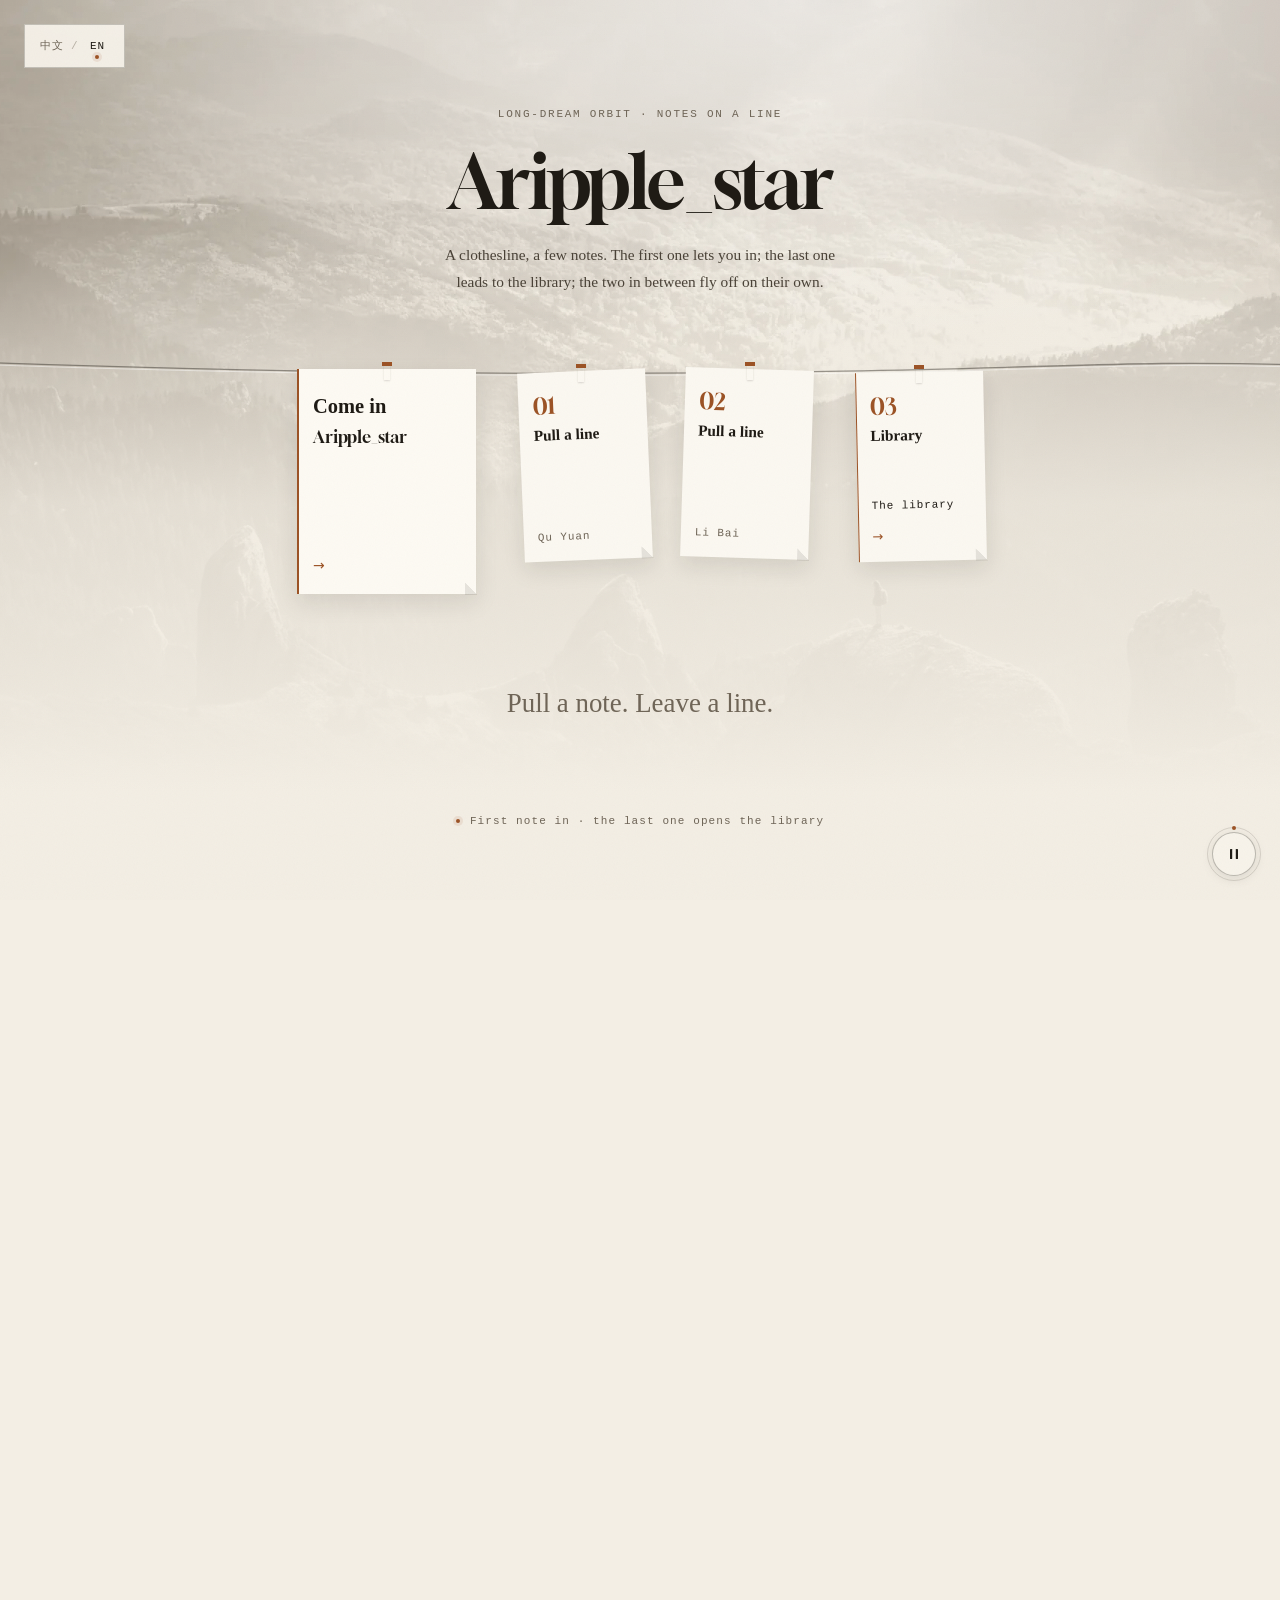
<file: index.html>
<!DOCTYPE html>
<html lang="en" data-lang="en" data-motion="on">
<head>
<meta charset="UTF-8">
<meta name="viewport" content="width=device-width, initial-scale=1, viewport-fit=cover">
<title>Aripple_star — Redstone, Liu Cixin, Code</title>
<meta name="description" content="Aripple_star's personal page: Minecraft redstone, Liu Cixin and science fiction, some code, and a long dream of seeing the world.">
<meta name="theme-color" content="#f3eee4">
<meta property="og:title" content="Aripple_star — Redstone, Liu Cixin, Code">
<meta property="og:description" content="Minecraft redstone, Liu Cixin and science fiction, some code, and a long dream of seeing the world.">
<meta property="og:type" content="website">
<meta property="og:url" content="https://hajcklll.github.io/Instructions-/">
<meta property="og:image" content="https://hajcklll.github.io/Instructions-/share.jpg">
<meta property="og:image:width" content="1200">
<meta property="og:image:height" content="630">
<meta name="twitter:card" content="summary_large_image">
<link rel="canonical" href="https://hajcklll.github.io/Instructions-/">
<link rel="icon" href="data:image/svg+xml,%3Csvg xmlns='http://www.w3.org/2000/svg' viewBox='0 0 32 32'%3E%3Crect width='32' height='32' fill='%23f3eee4'/%3E%3Cellipse cx='16' cy='16' rx='11' ry='5' fill='none' stroke='%239c5326' stroke-width='1.2' transform='rotate(-18 16 16)'/%3E%3Ccircle cx='16' cy='16' r='2.2' fill='%231f1b15'/%3E%3C/svg%3E">
<link rel="preload" href="assets/fonts/gloock-latin.woff2" as="font" type="font/woff2" crossorigin>
<link rel="preload" href="assets/bg-ridge-light.webp" as="image" type="image/webp">
<link rel="stylesheet" href="styles.css?v=20261126x">
<script>
  if (location.search.indexOf('static') !== -1) document.documentElement.setAttribute('data-motion', 'off');
  if (!location.hash && location.search.indexOf('cover=off') === -1) document.documentElement.classList.add('cover-open');
  document.documentElement.classList.add('js', 'm-enter');
  setTimeout(function () { document.documentElement.classList.add('m-enter-done'); }, 900);
  setTimeout(function () { document.documentElement.classList.add('i18n-ready'); }, 1500);
</script>
</head>
<body>
<a class="skip" href="#main" data-i18n="skip">跳到正文</a>
<div class="lang" role="group" aria-label="语言 / Language">
  <button class="lang__btn is-active" type="button" data-set-lang="zh" aria-pressed="true" lang="zh-CN">中文</button>
  <span class="lang__sep" aria-hidden="true">/</span>
  <button class="lang__btn" type="button" data-set-lang="en" aria-pressed="false" lang="en">EN</button>
  <span class="lang__bead" aria-hidden="true"></span>
</div>
<button class="cover-return" type="button" data-cover-return data-i18n-aria="cover.backAria">
  <svg class="cover-return__mark" viewBox="0 0 12 16" aria-hidden="true"><path d="M1 1h10v14L6 11 1 15Z"></path></svg>
  <span data-i18n="cover.back">书签</span>
</button>
<div class="grain" aria-hidden="true"></div>
<svg class="threads" aria-hidden="true">
  <path class="threads__line" d=""></path>
  <circle class="threads__node threads__node--from" r="2.1"></circle>
  <circle class="threads__node threads__node--to" r="2.7"></circle>
</svg>

<button class="motion-toggle" type="button" aria-pressed="false" aria-label="暂停动效">
  <span class="motion-toggle__orbit" aria-hidden="true"><i></i></span>
  <svg class="motion-toggle__pause" viewBox="0 0 16 16" aria-hidden="true"><rect x="4" y="3" width="2.2" height="10" rx=".6"></rect><rect x="9.8" y="3" width="2.2" height="10" rx=".6"></rect></svg>
  <svg class="motion-toggle__play" viewBox="0 0 16 16" aria-hidden="true"><path d="M5 3.2 12.4 8 5 12.8Z"></path></svg>
</button>

<nav class="stations" aria-label="页面站点">
  <span class="stations__rail" aria-hidden="true"><i class="stations__signal"></i></span>
  <ol class="stations__list">
    <li><a class="stations__item" href="#about" aria-label="关于"><span class="stations__dot"></span><span class="stations__label" data-i18n="nav.about">关于</span></a></li>
    <li><a class="stations__item" href="#numbers" aria-label="一些数字"><span class="stations__dot"></span><span class="stations__label" data-i18n="nav.numbers">一些数字</span></a></li>
    <li><a class="stations__item" href="#doing" aria-label="在折腾什么"><span class="stations__dot"></span><span class="stations__label" data-i18n="nav.doing">在折腾什么</span></a></li>
    <li><a class="stations__item" href="#reading" aria-label="书单"><span class="stations__dot"></span><span class="stations__label" data-i18n="nav.reading">书单</span></a></li>
    <li><a class="stations__item" href="#motto" aria-label="两句话"><span class="stations__dot"></span><span class="stations__label" data-i18n="nav.motto">两句话</span></a></li>
    <li><a class="stations__item" href="#poem" aria-label="诗云"><span class="stations__dot"></span><span class="stations__label" data-i18n="nav.poem">诗云</span></a></li>
    <li><a class="stations__item" href="#colophon" aria-label="关于这个页面"><span class="stations__dot"></span><span class="stations__label" data-i18n="nav.colophon">关于这个页面</span></a></li>
    <li><a class="stations__item" href="#contact" aria-label="找到我"><span class="stations__dot"></span><span class="stations__label" data-i18n="nav.contact">找到我</span></a></li>
  </ol>
</nav>

<!-- ── 封面：晾衣绳上的便签 ─────────────────────── -->
<section class="cover" id="cover" aria-labelledby="cover-title" data-cover>
  <div class="cover-loader" aria-hidden="true">
    <div class="cover-loader__inner">
      <p class="cover-loader__mark">Aripple_star</p>
      <span class="cover-loader__line"></span>
      <p class="cover-loader__label" data-i18n="cover.loading">正在晾便签</p>
    </div>
  </div>
  <div class="cover-leaves" aria-hidden="true">
    <i class="cover-leaf cover-leaf--1"></i>
    <i class="cover-leaf cover-leaf--2"></i>
    <i class="cover-leaf cover-leaf--3"></i>
    <i class="cover-leaf cover-leaf--4"></i>
    <i class="cover-leaf cover-leaf--5"></i>
    <i class="cover-leaf cover-leaf--6"></i>
    <i class="cover-leaf cover-leaf--7"></i>
    <i class="cover-leaf cover-leaf--8"></i>
    <i class="cover-leaf cover-leaf--9"></i>
  </div>
  <div class="cover__inner wrap">
    <p class="cover__eyebrow" data-i18n="cover.eyebrow">长梦轨道 · 晾着的便签</p>
    <p class="cover__title" id="cover-title">Aripple_star</p>
    <p class="cover__sub" data-i18n="cover.sub">一条晾衣绳，几张便签。第一张带你进门，最后一张去图书馆，中间两张自己会飞。</p>

    <div class="cover__line">
      <svg class="cover__rope" viewBox="0 0 1200 60" preserveAspectRatio="none" aria-hidden="true">
        <path d="M-40 24 C 260 34, 560 36, 800 32 S 1080 22, 1240 26"></path>
        <path class="cover__rope-hi" d="M-40 26 C 260 36, 560 38, 800 34 S 1080 24, 1240 28"></path>
      </svg>
      <ul class="cover__notes">
        <li class="cover-note cover-note--enter">
          <span class="cover-note__pin" aria-hidden="true"></span>
          <span class="cover-note__sway">
            <a class="cover-note__body" href="?cover=off#main" data-cover-enter>
              <span class="cover-note__word" data-i18n="cover.enter">进来</span>
              <span class="cover-note__name">Aripple_star</span>
              <span class="cover-note__arrow" aria-hidden="true">→</span>
            </a>
          </span>
        </li>
        <li class="cover-note" data-cover-quote="4">
          <span class="cover-note__pin" aria-hidden="true"></span>
          <span class="cover-note__sway">
            <button class="cover-note__body" type="button">
              <span class="cover-note__num" aria-hidden="true">01</span>
              <span class="cover-note__word" data-i18n="cover.pull">抽一句</span>
              <span class="cover-note__src"></span>
            </button>
          </span>
        </li>
        <li class="cover-note" data-cover-quote="7">
          <span class="cover-note__pin" aria-hidden="true"></span>
          <span class="cover-note__sway">
            <button class="cover-note__body" type="button">
              <span class="cover-note__num" aria-hidden="true">02</span>
              <span class="cover-note__word" data-i18n="cover.pull">抽一句</span>
              <span class="cover-note__src"></span>
            </button>
          </span>
        </li>
        <li class="cover-note cover-note--library">
          <span class="cover-note__pin" aria-hidden="true"></span>
          <span class="cover-note__sway">
            <a class="cover-note__body" href="library.html?lang=zh" data-cover-library data-i18n-aria="cover.libraryAria">
              <span class="cover-note__num" aria-hidden="true">03</span>
              <span class="cover-note__word" data-i18n="cover.library">图书馆</span>
              <span class="cover-note__src" data-i18n="cover.librarySrc">四本馆藏</span>
              <span class="cover-note__arrow" aria-hidden="true">→</span>
            </a>
          </span>
        </li>
      </ul>
    </div>

    <div class="cover__quote is-prompt" aria-live="polite">
      <p class="cover__quote-text">
        <span class="cover__quote-full sr-only"></span>
        <span class="cover__quote-type" aria-hidden="true"></span>
        <span class="cover__quote-caret" aria-hidden="true"></span>
      </p>
      <p class="cover__quote-src"></p>
    </div>

    <p class="cover__hint" data-i18n="cover.hint">第一张进门 · 最后一张去图书馆</p>
  </div>
</section>

<main id="main">

  <!-- ── 首屏：轨道 ─────────────────────────────── -->
  <section class="hero phase-night has-stars" id="hero" data-enter aria-labelledby="hero-h">
    <div class="hero__field" aria-hidden="true">
      <div class="hero__photo"></div>
      <svg class="orbit" viewBox="0 0 1600 1000" preserveAspectRatio="xMidYMid slice">
        <defs>
          <radialGradient id="signalGlow">
            <stop offset="0" stop-color="#9c5326" stop-opacity=".55"></stop>
            <stop offset=".45" stop-color="#9c5326" stop-opacity=".16"></stop>
            <stop offset="1" stop-color="#9c5326" stop-opacity="0"></stop>
          </radialGradient>
        </defs>
        <ellipse class="orbit__outer" cx="800" cy="500" rx="860" ry="430" transform="rotate(-16 800 500)"></ellipse>
        <ellipse class="orbit__path" cx="800" cy="500" rx="720" ry="330" transform="rotate(-16 800 500)"></ellipse>
        <g class="orbit__ticks" transform="rotate(-16 800 500)"></g>
        <g class="orbit__runner" transform="rotate(-16 800 500)">
          <g class="orbit__trail"></g>
          <circle class="orbit__glow" cx="800" cy="170" r="22" fill="url(#signalGlow)"></circle>
          <circle class="orbit__signal" cx="800" cy="170" r="3.4"></circle>
        </g>
      </svg>
    </div>

    <div class="hero__inner wrap">
      <h1 class="hero__name" id="hero-h" aria-label="Aripple_star">
        <span class="hero__name-line" aria-hidden="true"><span class="ch" style="--i:0">A</span><span class="ch" style="--i:1">r</span><span class="ch" style="--i:2">i</span><span class="ch" style="--i:3">p</span><span class="ch" style="--i:4">p</span><span class="ch" style="--i:5">l</span><span class="ch" style="--i:6">e</span><span class="ch" style="--i:7">_</span><span class="ch" style="--i:8">s</span><span class="ch" style="--i:9">t</span><span class="ch" style="--i:10">a</span><span class="ch" style="--i:11">r</span></span>
      </h1>
      <p class="hero__tag">
        <span class="hero__tag-static" data-i18n="hero.tag">玩红石 · 读刘慈欣 · 写点代码</span>
        <span class="hero__tag-type" aria-hidden="true"><span class="hero__tag-text"></span><span class="hero__caret"></span></span>
      </p>
    </div>

    <div class="hero__foot wrap">
      <dl class="readout" aria-label="B 站数据，截至 2026 年 11 月" data-i18n-aria="hero.readout.aria">
        <div class="readout__item"><dt data-i18n="hero.videos">B 站投稿</dt><dd>19</dd></div>
        <div class="readout__item"><dt data-i18n="hero.fans">粉丝</dt><dd>76</dd></div>
        <div class="readout__item"><dt data-i18n="hero.dream">个长梦</dt><dd>1</dd></div>
      </dl>
      <a class="cue" href="#about">
        <span class="cue__text" data-i18n="hero.cue">沿轨道进入</span>
        <span class="cue__line" aria-hidden="true"><i></i></span>
      </a>
    </div>
  </section>

  <!-- ── 关于 ───────────────────────────────────── -->
  <section class="section about phase-deep has-stars" id="about" aria-labelledby="about-h">
    <div class="seam seam--valley" aria-hidden="true" style="--prev:#f3eee4; --i:1"></div>
    <div class="about__photo" aria-hidden="true"></div>
    <div class="wrap about__grid">
      <div class="about__copy">
        <h2 class="section-title" id="about-h" data-i18n="about.title">关于</h2>
        <p class="about__lead" data-reveal style="--i:0" data-i18n-html="about.lead">嗯，慢性子，<span class="nowrap">随和</span>，偶尔犯懒。</p>
        <p data-reveal style="--i:1" data-i18n-html="about.p1">喜欢在 Minecraft 里搭红石机器。生电这块还是个小萌新啦，但机器自己跑起来的那一下，真的会看上瘾。也爱在编辑器里跟编译器较劲，敲点<span class="mark">没什么用、但很好玩</span>的小东西。</p>
        <p data-reveal style="--i:2" data-i18n-html="about.p2">看刘慈欣，听歌，看风景。“面壁”在《三体》里是面壁计划；签名里的“面壁十年”，是周恩来写的。</p>
        <p class="about__dream" data-reveal style="--i:3" data-i18n="about.dream">想走遍全世界。慢慢来，但一定要去。</p>
      </div>
      <figure class="about__figure" data-reveal style="--i:1">
        <div class="portrait">
          <span class="portrait__ring" aria-hidden="true"></span>
          <span class="portrait__dot" aria-hidden="true"></span>
          <img src="assets/avatar.webp" alt="Aripple_star 的头像" data-i18n-alt="about.avatarAlt" width="396" height="396" decoding="async">
          <span class="portrait__shine" aria-hidden="true"></span>
        </div>
      </figure>
    </div>
  </section>

  <!-- ── 一些数字 ───────────────────────────────── -->
  <section class="section numbers phase-predawn has-stars" id="numbers" aria-labelledby="numbers-h">
    <div class="seam" aria-hidden="true" style="--prev:#f2ede3; --i:2"></div>
    <div class="wrap">
      <h2 class="section-title" id="numbers-h" data-i18n="numbers.title">一些数字</h2>
      <div class="readouts">
        <div class="readout-big" data-reveal style="--i:0">
          <span class="readout-big__value">19</span>
          <span class="readout-big__label" data-i18n="numbers.videos">B 站投稿</span>
          <span class="readout-big__rule" aria-hidden="true"></span>
        </div>
        <div class="readout-big" data-reveal style="--i:1">
          <span class="readout-big__value">76</span>
          <span class="readout-big__label" data-i18n="numbers.fans">粉丝</span>
          <span class="readout-big__rule" aria-hidden="true"></span>
        </div>
        <div class="readout-big" data-reveal style="--i:2">
          <span class="readout-big__value">1</span>
          <span class="readout-big__label" data-i18n="numbers.dream">个长梦</span>
          <span class="readout-big__rule" aria-hidden="true"></span>
        </div>
      </div>
      <p class="numbers__note" data-reveal style="--i:3" data-i18n="numbers.note">B 站数据，截至 2026.11</p>
    </div>
  </section>

  <!-- ── 在折腾什么 ─────────────────────────────── -->
  <section class="section doing phase-predawn-2 has-stars has-arc" id="doing" aria-labelledby="doing-h">
    <div class="seam" aria-hidden="true" style="--prev:#f0ebe1; --i:3"></div>
    <div class="wrap">
      <h2 class="section-title" id="doing-h" data-i18n="doing.title">在折腾什么</h2>
      <ol class="pursuits">
        <li class="pursuit" data-reveal style="--i:0">
          <span class="pursuit__pulse" aria-hidden="true"></span>
          <div class="pursuit__body">
            <h3 class="pursuit__title"><span class="pursuit__name" data-i18n="doing.1.title">Minecraft 生电</span> <span class="pursuit__key">redstone</span></h3>
            <p class="pursuit__text" data-i18n="doing.1.text">红石机器爱好者，还是小萌新。喜欢自动化搭好之后，那种“它自己会跑”的安静。</p>
          </div>
          <svg class="pursuit__art" viewBox="0 0 140 84" aria-hidden="true">
            <path d="M8 62h34v-8H8zM48 54h22V44H48zM76 44h20v-8H76z" fill="none"></path>
            <path d="M96 36h16M104 36v-10M104 26l8-6M112 26v10" fill="none"></path>
            <circle cx="18" cy="58" r="2.2"></circle><circle cx="60" cy="50" r="2.2"></circle><circle cx="86" cy="40" r="2.2"></circle>
            <path d="M14 74h112" stroke-dasharray="1 5"></path>
          </svg>
        </li>
        <li class="pursuit" data-reveal style="--i:1">
          <span class="pursuit__pulse" aria-hidden="true"></span>
          <div class="pursuit__body">
            <h3 class="pursuit__title"><span class="pursuit__name" data-i18n="doing.2.title">科幻与刘慈欣</span> <span class="pursuit__key">fiction</span></h3>
            <p class="pursuit__text" data-i18n="doing.2.text">看刘慈欣，也看他把人的尺度放到宇宙里量。《三体》的面壁计划，和签名里的“面壁十年”，在我这儿是同一个姿势。</p>
          </div>
          <svg class="pursuit__art" viewBox="0 0 140 84" aria-hidden="true">
            <circle cx="70" cy="44" r="18" fill="none"></circle>
            <ellipse cx="70" cy="44" rx="40" ry="11" fill="none" transform="rotate(-16 70 44)"></ellipse>
            <circle cx="106" cy="30" r="2.4"></circle>
            <path d="M18 24h12M24 18v12M118 62h8M122 58v8" fill="none"></path>
          </svg>
        </li>
        <li class="pursuit" data-reveal style="--i:2">
          <span class="pursuit__pulse" aria-hidden="true"></span>
          <div class="pursuit__body">
            <h3 class="pursuit__title"><span class="pursuit__name" data-i18n="doing.3.title">写代码</span> <span class="pursuit__key">code</span></h3>
            <p class="pursuit__text" data-i18n="doing.3.text">爱折腾小玩意儿，想到什么就动手试试。GitHub 上零零散散放了一些。</p>
          </div>
          <svg class="pursuit__art" viewBox="0 0 140 84" aria-hidden="true">
            <path d="M34 24 16 42l18 18M62 24l18 18-18 18" fill="none"></path>
            <path d="M86 34h36M86 44h26M86 54h32" fill="none"></path>
            <rect x="118" y="40" width="6" height="10" fill="none"></rect>
          </svg>
        </li>
        <li class="pursuit" data-reveal style="--i:3">
          <span class="pursuit__pulse" aria-hidden="true"></span>
          <div class="pursuit__body">
            <h3 class="pursuit__title"><span class="pursuit__name" data-i18n="doing.4.title">音乐与风景</span> <span class="pursuit__key">wander</span></h3>
            <p class="pursuit__text" data-i18n="doing.4.text">耳机里放着歌，看窗外往后跑。走遍世界这件事，早晚要做的。</p>
          </div>
          <svg class="pursuit__art" viewBox="0 0 140 84" aria-hidden="true">
            <path d="M8 60h124" fill="none"></path>
            <path d="M46 60 70 30l24 30" fill="none"></path>
            <path d="M30 60c8-10 18-16 30-18M110 60c-8-10-18-16-30-18" fill="none" stroke-dasharray="1 5"></path>
            <circle cx="100" cy="24" r="8" fill="none"></circle>
          </svg>
        </li>
      </ol>
    </div>
  </section>

  <!-- ── 书单 ───────────────────────────────────── -->
  <section class="section reading phase-predawn has-stars" id="reading" aria-labelledby="reading-h">
    <div class="seam" aria-hidden="true" style="--prev:#f1ece2; --i:4"></div>
    <div class="wrap">
      <h2 class="section-title" id="reading-h" data-i18n="reading.title">书单</h2>
      <p class="reading__lead" data-reveal style="--i:0" data-i18n="reading.lead">要是你也是从《三体》进来的，这几本可以接着看。</p>
      <ol class="reading__list">
        <li class="book" data-reveal style="--i:0">
          <h3 class="book__title"><span data-i18n="reading.1.title">《三体》三部曲</span> <span class="book__year">2006–2010</span></h3>
          <p class="book__note" data-i18n="reading.1.note">面壁计划、黑暗森林、死神永生。先读这套，别的以后再说。</p>
        </li>
        <li class="book" data-reveal style="--i:1">
          <h3 class="book__title"><span data-i18n="reading.2.title">《球状闪电》</span> <span class="book__year">2004</span></h3>
          <p class="book__note" data-i18n="reading.2.note">宏电子、量子玫瑰，还有一场只在你看着它时才存在的雨。</p>
        </li>
        <li class="book" data-reveal style="--i:2">
          <h3 class="book__title"><span data-i18n="reading.3.title">《超新星纪元》</span> <span class="book__year">1991</span></h3>
          <p class="book__note" data-i18n="reading.3.note">超新星爆发之后，世界被交到孩子手里。</p>
        </li>
        <li class="book" data-reveal style="--i:3">
          <h3 class="book__title"><span data-i18n="reading.4.title">《乡村教师》</span> <span class="book__year">2001</span></h3>
          <p class="book__note" data-i18n="reading.4.note">一间山村教室，和一场宇宙尺度的战争。</p>
        </li>
        <li class="book" data-reveal style="--i:4">
          <h3 class="book__title"><span data-i18n="reading.5.title">《诗云》</span> <span class="book__year">2003</span></h3>
          <p class="book__note" data-i18n="reading.5.note">一个神级文明拆掉太阳系，只为存下所有可能的诗。</p>
        </li>
      </ol>
      <p class="reading__note" data-reveal style="--i:5" data-i18n="reading.note">先读《三体》，再往外走。不是必读顺序，随便挑。</p>
    </div>
  </section>

  <!-- ── 两句话：滚动点亮的时刻 ─────────────────── -->
  <section class="section motto phase-dawn" id="motto" data-moment aria-labelledby="motto-h">
    <div class="seam seam--sunrise" aria-hidden="true" style="--prev:#f0ebe1; --i:5"></div>
    <div class="motto__sticky">
      <div class="wrap motto__grid">
        <div class="motto__en">
          <h2 class="section-title" id="motto-h" data-i18n="motto.title">两句话</h2>
          <p class="motto__quote" data-reveal style="--i:0">“It must achieve in the long dream of life, not the short dream of game.”</p>
          <p class="motto__trans" data-reveal style="--i:1" data-i18n="motto.trans">要在人生这场长梦里有所成就，而不是在游戏的短梦里。</p>
          <p class="motto__gloss" data-i18n="motto.gloss">On the wall for ten years, to break through; failing to cross the sea, still a hero.</p>
        </div>
        <div class="motto__cn" data-reveal style="--i:2">
          <p class="motto__line" lang="zh-CN"><span class="motto__dim">面壁十年图破壁</span><span class="motto__lit" aria-hidden="true">面壁十年图破壁</span><span class="motto__head" aria-hidden="true"></span></p>
          <p class="motto__line" lang="zh-CN"><span class="motto__dim">难酬蹈海亦英雄</span><span class="motto__lit" aria-hidden="true">难酬蹈海亦英雄</span><span class="motto__head" aria-hidden="true"></span></p>
          <p class="motto__from" data-i18n="motto.source">周恩来</p>
        </div>
      </div>
    </div>
  </section>

  <!-- ── 诗云：星图里的引文 ─────────────────────── -->
  <section class="section poem phase-daybreak" id="poem" data-moment aria-labelledby="poem-h">
    <div class="seam seam--stars" aria-hidden="true" style="--prev:#f3e9dc; --i:6"></div>
    <div class="wrap poem__grid">
      <div class="poem__head">
        <h2 class="section-title" id="poem-h" data-i18n="poem.title">诗云</h2>
        <p class="poem__lead" data-reveal style="--i:0" data-i18n-html="poem.lead">刘慈欣写过《诗云》：一个神级文明把<span class="nowrap">太阳系</span>拆了，就为了存下所有可能的诗。我摘了几句自己认的话，散在星海里。靠近一点，它们会亮。</p>
      </div>

      <div class="poem__side" data-reveal style="--i:1">
        <div class="poem__list" role="group" aria-label="诗云引文">
          <button class="poem__item is-active" type="button" data-index="0" aria-pressed="true" aria-label="面壁十年图破壁，难酬蹈海亦英雄 —— 周恩来">
            <span class="poem__src">周恩来</span>
          </button>
          <button class="poem__item" type="button" data-index="1" aria-pressed="false" aria-label="给岁月以文明，而不是给文明以岁月 —— 刘慈欣《三体》">
            <span class="poem__src">刘慈欣《三体》</span>
          </button>
          <button class="poem__item" type="button" data-index="2" aria-pressed="false" aria-label="弱小和无知不是生存的障碍，傲慢才是 —— 刘慈欣《三体》">
            <span class="poem__src">刘慈欣《三体》</span>
          </button>
          <button class="poem__item" type="button" data-index="3" aria-pressed="false" aria-label="不要回答！不要回答！不要回答！ —— 刘慈欣《三体》">
            <span class="poem__src">刘慈欣《三体》</span>
          </button>
          <button class="poem__item" type="button" data-index="4" aria-pressed="false" aria-label="路漫漫其修远兮，吾将上下而求索 —— 屈原《离骚》">
            <span class="poem__src">屈原《离骚》</span>
          </button>
          <button class="poem__item" type="button" data-index="5" aria-pressed="false" aria-label="朝闻道，夕死可矣 —— 《论语·里仁》">
            <span class="poem__src">《论语·里仁》</span>
          </button>
          <button class="poem__item" type="button" data-index="6" aria-pressed="false" aria-label="前进！前进！不择手段地前进！ —— 刘慈欣《三体》">
            <span class="poem__src">刘慈欣《三体》</span>
          </button>
          <button class="poem__item" type="button" data-index="7" aria-pressed="false" aria-label="长风破浪会有时，直挂云帆济沧海 —— 李白《行路难》">
            <span class="poem__src">李白《行路难》</span>
          </button>
        </div>

        <a class="poem__riemann" href="riemann.html">
          <span class="poem__riemann-glyph" aria-hidden="true">ζ</span>
          <span class="poem__riemann-copy">
            <span class="poem__riemann-label" data-i18n="poem.riemann.label">黎曼猜想 · 证明公布</span>
            <span class="poem__riemann-date" data-i18n="poem.riemann.date">1859 — 2026</span>
          </span>
          <span class="poem__riemann-arrow" aria-hidden="true">→</span>
        </a>

        <div class="poem__panel" aria-live="polite">
          <p class="poem__panel-text">
            <span class="poem__panel-full sr-only">面壁十年图破壁，难酬蹈海亦英雄</span>
            <span class="poem__panel-type" aria-hidden="true"><span class="poem__panel-chars">面壁十年图破壁，难酬蹈海亦英雄</span><span class="poem__panel-caret"></span></span>
          </p>
          <p class="poem__panel-src">—— 周恩来</p>
        </div>

        <noscript>
          <ul class="poem__fallback">
            <li>面壁十年图破壁，难酬蹈海亦英雄 —— 周恩来</li>
            <li>给岁月以文明，而不是给文明以岁月 —— 刘慈欣《三体》</li>
            <li>弱小和无知不是生存的障碍，傲慢才是 —— 刘慈欣《三体》</li>
            <li>不要回答！不要回答！不要回答！ —— 刘慈欣《三体》</li>
            <li>路漫漫其修远兮，吾将上下而求索 —— 屈原《离骚》</li>
            <li>朝闻道，夕死可矣 —— 《论语·里仁》</li>
            <li>前进！前进！不择手段地前进！ —— 刘慈欣《三体》</li>
            <li>长风破浪会有时，直挂云帆济沧海 —— 李白《行路难》</li>
            <li>所有非平凡零点，都落在临界线上 —— 黎曼猜想 · 1859—2026</li>
          </ul>
        </noscript>
      </div>

      <div class="poem__stage" data-reveal style="--i:1">
        <div class="poem__photo" aria-hidden="true"></div>
        <canvas id="poem-canvas" aria-hidden="true"></canvas>
        <span class="poem__stage-orbit" aria-hidden="true"></span>
      </div>
    </div>
  </section>

  <!-- ── 关于这个页面 ───────────────────────────── -->
  <section class="section colophon phase-morning has-arc" id="colophon" aria-labelledby="colophon-h">
    <div class="seam" aria-hidden="true" style="--prev:#f1efe7; --i:7"></div>
    <div class="wrap colophon__grid">
      <div>
        <h2 class="section-title" id="colophon-h" data-i18n="colophon.title">关于这个页面</h2>
        <p class="colophon__note" data-reveal style="--i:0" data-i18n="colophon.note">没有框架，没有构建步骤。想改哪儿，改哪儿。</p>
        <h3 class="log__title" data-reveal style="--i:1" data-i18n="log.title">轨道日志</h3>
        <ol class="log" data-i18n-aria="log.aria">
          <li data-reveal style="--i:2"><time datetime="2026-11-26">2026.11.26</time><span data-i18n="log.8">回风、可读版与相册：飞走的书签会从上面飘回来再抽一句；溯梦有了线上阅读页；两页 opus 写进图书馆；又添了一本 11 张的游戏相册。</span></li>
          <li data-reveal style="--i:3"><time datetime="2026-11-26">2026.11.26</time><span data-i18n="log.7">书页风起：封面添了落叶和随风晃的便签；图书馆挪到第 4 张，另添上课小创作和一本只在中文里的彩蛋。</span></li>
          <li data-reveal style="--i:4"><time datetime="2026-11-26">2026.11.26</time><span data-i18n="log.6">图书馆版：把两本网页放上书架，另几本先写着未收录。</span></li>
          <li data-reveal style="--i:5"><time datetime="2026-11-26">2026.11.26</time><span data-i18n="log.5">封面版：一条晾衣绳、四张便签；第一张进门，其余落下一句。</span></li>
          <li data-reveal style="--i:6"><time datetime="2026-11-26">2026.11.26</time><span data-i18n="log.4">接缝版：上一相的纸色漫进下一节；站点轨有了进度；诗云牵一条从名单到星图的线。</span></li>
          <li data-reveal style="--i:7"><time datetime="2026-11-25">2026.11.25</time><span data-i18n="log.3">为纪念黎曼猜想的一个证明被公布，诗云添了一枚独立诗签：临界线。</span></li>
          <li data-reveal style="--i:8"><time datetime="2026-11-14">2026.11.14</time><span data-i18n="log.1">亮色纸本版：中英切换、书单、8 句诗云。</span></li>
          <li data-reveal style="--i:9"><time datetime="2026-11-14">2026.11.14</time><span data-i18n="log.2">长梦轨道初版：夜→日相位、首屏轨道、诗云星图。</span></li>
        </ol>
      </div>
      <dl class="specs">
        <div class="spec" data-reveal style="--i:0"><dt data-i18n="colophon.structure">结构</dt><dd data-i18n="colophon.structure.text">一个文件夹装下全部 —— HTML、CSS、脚本、字体、头像都在里面。</dd></div>
        <div class="spec" data-reveal style="--i:1"><dt data-i18n="colophon.type">字体</dt><dd data-i18n="colophon.type.text">Gloock 拉丁字面随站点本地加载；中文走系统衬线字体，不请求外部字体服务。</dd></div>
        <div class="spec" data-reveal style="--i:2"><dt data-i18n="colophon.zero">零外部请求</dt><dd data-i18n="colophon.zero.text">没有 CDN、统计脚本或第三方请求，断网也能看。</dd></div>
        <div class="spec" data-reveal style="--i:3"><dt data-i18n="colophon.canvas">Canvas</dt><dd data-i18n="colophon.canvas.text">首屏轨道是 SVG；诗云星图是 Canvas 2D，按需重绘。</dd></div>
        <div class="spec" data-reveal style="--i:4"><dt data-i18n="colophon.motion">动效</dt><dd data-i18n="colophon.motion.text">版块进视口时轻轻上浮，章节标题逐字写出；接缝随滚动换相，站点轨亮起进度，诗云在名单与星图之间牵一条线。以 transform、opacity 和颜色为主，尊重系统的减少动态设置，可以随时关掉。</dd></div>
        <div class="spec" data-reveal style="--i:5"><dt data-i18n="colophon.hand">手写</dt><dd data-i18n="colophon.hand.text">没有依赖，没有编译。一个 HTML、一个 CSS、一个脚本，读完就能改。</dd></div>
        <div class="spec" data-reveal style="--i:6"><dt data-i18n="colophon.seam">接缝</dt><dd data-i18n="colophon.seam.text">章节不是切开的：上一相的纸色会漫进下一节，照片在边界前先化开。</dd></div>
      </dl>
    </div>
  </section>

  <!-- ── 找到我 ─────────────────────────────────── -->
  <section class="section contact phase-day" id="contact" aria-labelledby="contact-h">
    <div class="seam seam--noon" aria-hidden="true" style="--prev:#f3efe5; --i:8"></div>
    <div class="wrap contact__inner">
      <h2 class="section-title contact__title" id="contact-h" data-i18n="contact.title">找到我</h2>
      <p class="contact__lead" data-reveal style="--i:0" data-i18n="contact.lead">想找我的话，B 站、GitHub、邮箱都行。回得可能慢一点，但会看。</p>

      <div class="contact__links">
        <a class="contact__link" data-reveal style="--i:0" href="https://space.bilibili.com/3546669826181699" target="_blank" rel="noopener noreferrer">
          <span class="contact__key">Bilibili</span>
          <span class="contact__value">Aripple_star<small data-i18n="contact.stats">19 投稿 · 76 粉丝</small></span>
          <span class="contact__arrow" aria-hidden="true"><svg viewBox="0 0 16 16"><path d="M4 12 12 4M6 4h6v6"></path></svg></span>
        </a>
        <a class="contact__link" data-reveal style="--i:1" href="https://github.com/hajcklll" target="_blank" rel="noopener noreferrer">
          <span class="contact__key">GitHub</span>
          <span class="contact__value">hajcklll</span>
          <span class="contact__arrow" aria-hidden="true"><svg viewBox="0 0 16 16"><path d="M4 12 12 4M6 4h6v6"></path></svg></span>
        </a>
        <a class="contact__link" data-reveal style="--i:2" href="mailto:yunchuan03@outlook.com">
          <span class="contact__key">Email</span>
          <span class="contact__value">yunchuan03@<wbr>outlook.com</span>
          <span class="contact__arrow" aria-hidden="true"><svg viewBox="0 0 16 16"><path d="M2 8h11M9 4l4 4-4 4"></path></svg></span>
        </a>
      </div>

      <footer class="footer" data-reveal style="--i:3">
        <p>Aripple_star · 2026</p>
        <p class="footer__credit" tabindex="0" data-i18n="footer.credit">Gloock by Duarte Pinto, SIL OFL 1.1 · 摄影 Unsplash · 星空 NASA/ESA（Hubble XDF） · 数据截至 2026.11</p>
        <p class="footer__key" lang="en" aria-hidden="true">spare key · <b>123456889</b></p>
        <a class="footer__top" href="#hero"><span data-i18n="footer.top">回到轨道顶部</span> <svg class="footer__arrow" viewBox="0 0 16 16" aria-hidden="true"><path d="M8 13V3M4 7l4-4 4 4"></path></svg></a>
      </footer>
    </div>
  </section>

</main>

<script type="application/ld+json">
{
  "@context": "https://schema.org",
  "@type": "Person",
  "name": "Aripple_star",
  "description": "玩红石、读刘慈欣、写点代码。",
  "sameAs": [
    "https://github.com/hajcklll",
    "https://space.bilibili.com/3546669826181699"
  ]
}
</script>
<script src="script.js?v=20261126x"></script>
</body>
</html>
</file>
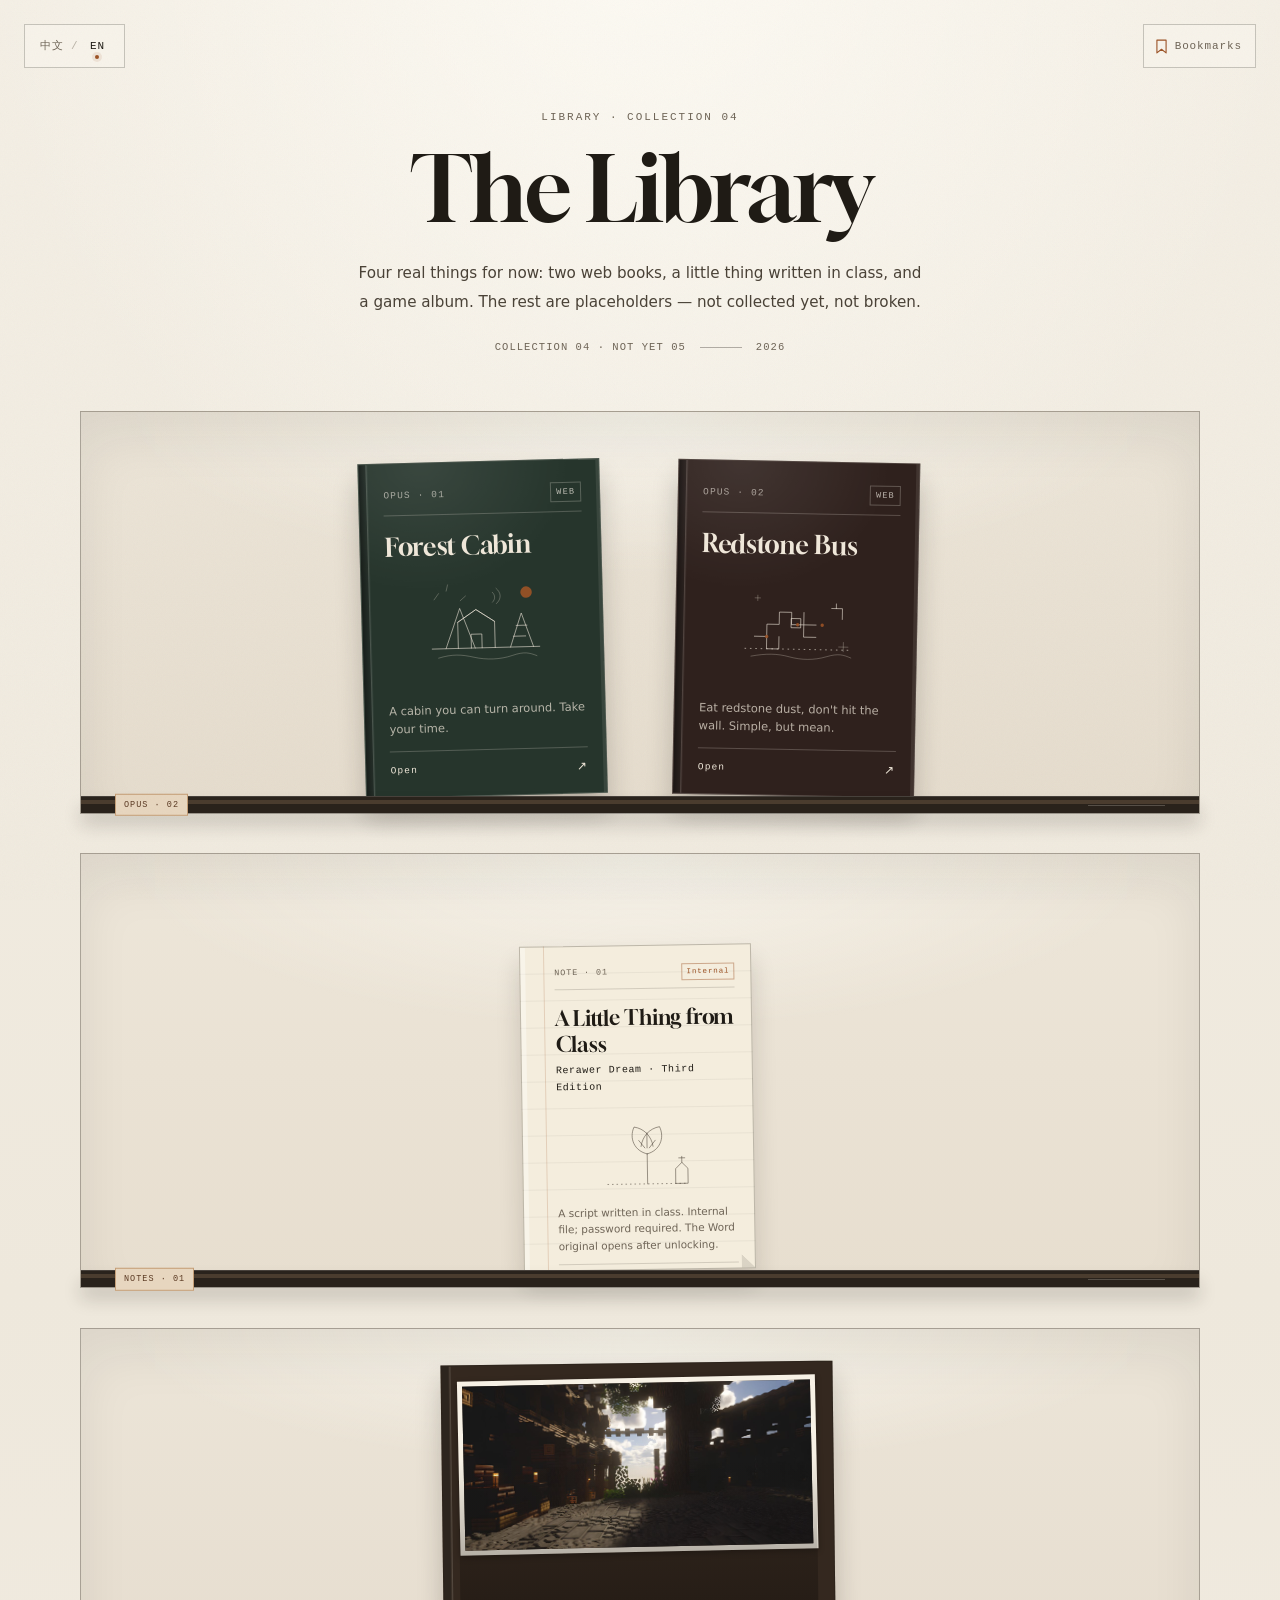
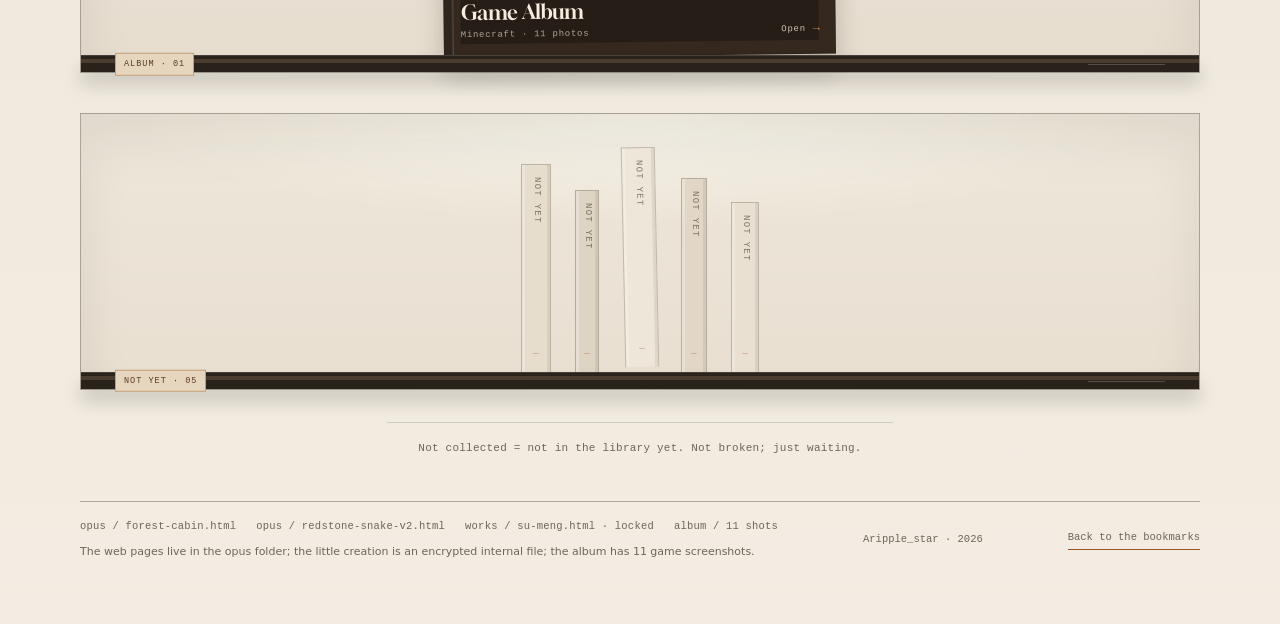
<file: library.html>
<!DOCTYPE html>
<html lang="zh-CN" data-lang="zh">
<head>
<meta charset="UTF-8">
<meta name="viewport" content="width=device-width, initial-scale=1, viewport-fit=cover">
<title>图书馆 · Aripple_star</title>
<meta name="description" content="几本书，一份上课写的附件，和一个只在中文里出现的彩蛋。">
<meta name="theme-color" content="#f3eee4">
<meta property="og:title" content="图书馆 · Aripple_star">
<meta property="og:description" content="几本书，一份上课写的附件，和一个只在中文里出现的彩蛋。">
<meta property="og:type" content="website">
<meta property="og:image" content="https://hajcklll.github.io/Instructions-/share.jpg">
<link rel="icon" href="data:image/svg+xml,%3Csvg xmlns='http://www.w3.org/2000/svg' viewBox='0 0 32 32'%3E%3Crect width='32' height='32' fill='%23f3eee4'/%3E%3Cellipse cx='16' cy='16' rx='11' ry='5' fill='none' stroke='%239c5326' stroke-width='1.2' transform='rotate(-18 16 16)'/%3E%3Ccircle cx='16' cy='16' r='2.2' fill='%231f1b15'/%3E%3C/svg%3E">
<link rel="preload" href="assets/fonts/gloock-latin.woff2" as="font" type="font/woff2" crossorigin>
<link rel="stylesheet" href="styles.css?v=20261126x">
<link rel="stylesheet" href="library.css?v=20261126x">
<script>
  document.documentElement.classList.add("js");
  (function () {
    var q = null, stored = null;
    try { q = new URLSearchParams(location.search).get("lang"); } catch (_) {}
    try { stored = localStorage.getItem("aripple-lang"); } catch (_) {}
    var lang = q === "zh" || q === "en" ? q : (stored === "zh" ? "zh" : (stored === "en" ? "en" : "en"));
    document.documentElement.lang = lang === "en" ? "en" : "zh-CN";
    document.documentElement.dataset.lang = lang;
  })();
</script>
</head>
<body class="library-page">
<a class="skip" href="#library-main" data-i18n="skip">跳到正文</a>
<div class="lang" role="group" aria-label="语言 / Language">
  <button class="lang__btn is-active" type="button" data-set-lang="zh" aria-pressed="true" lang="zh-CN">中文</button>
  <span class="lang__sep" aria-hidden="true">/</span>
  <button class="lang__btn" type="button" data-set-lang="en" aria-pressed="false" lang="en">EN</button>
  <span class="lang__bead" aria-hidden="true"></span>
</div>
<a class="cover-return" href="index.html" data-cover-back data-i18n-aria="cover.backAria">
  <svg class="cover-return__mark" viewBox="0 0 12 16" aria-hidden="true"><path d="M1 1h10v14L6 11 1 15Z"></path></svg>
  <span data-i18n="cover.back">书签</span>
</a>
<div class="grain" aria-hidden="true"></div>

<main class="library" id="library-main">
  <div class="wrap library__inner">
    <header class="library__head">
      <p class="library__eyebrow" data-i18n="library.eyebrow">LIBRARY · COLLECTION 03</p>
      <h1 class="library__title" id="library-title" data-i18n="library.title">图书馆</h1>
      <p class="library__lead" data-i18n="library.lead">这里现在放了三本真的：两本网页，一份上课写的小东西。别的位置先空着——未收录，不是坏了，是还没到时候。</p>
      <p class="library__meta">
        <span data-i18n="library.meta">馆藏 03 · 未收录 05</span>
        <span class="library__meta-line" aria-hidden="true"></span>
        <span>2026</span>
      </p>
    </header>

    <section class="library__shelf" aria-label="书架" data-i18n-aria="library.shelfAria">
      <div class="shelfwall shelfwall--books">
        <div class="shelfrow shelfrow--books">
          <a class="web-book web-book--forest" href="library/opus/forest-cabin.html" data-work="forest" target="_blank" rel="noopener noreferrer" data-i18n-aria="library.forest.aria">
            <span class="web-book__cover">
              <span class="web-book__head"><span class="web-book__no">OPUS · 01</span><span class="web-book__web" data-i18n="library.web">网页</span></span>
              <span class="web-book__title" data-i18n="library.forest.title">林间小屋</span>
              <svg class="web-book__art" viewBox="0 0 160 120" aria-hidden="true">
                <path d="M10 96h140" />
                <path d="M44 96V62l24-16 24 16v34" />
                <path d="M44 62l24-16 24 16" />
                <path d="M61 96V78h14v18" />
                <path d="M28 96 47 44l19 52" />
                <path d="M112 96 127 52l15 44" />
                <path d="M120 68h14M116 82h16" />
                <circle class="web-book__moon" cx="134" cy="25" r="7.5" />
                <path class="web-book__faint" d="M14 32l6-8M30 21l2-8M48 34l7-6M90 24c4 4 4 9 0 13M95 19c7 6 7 14 0 20" />
                <path class="web-book__faint" d="M18 108c18-5 30-4 46 0s34 4 50-1 22-3 32 1" />
              </svg>
              <span class="web-book__line" data-i18n="library.forest.line">一间林间小屋，能拖着看。慢慢转，别急着走。</span>
              <span class="web-book__open"><span data-i18n="library.open">打开</span> <span aria-hidden="true">↗</span></span>
            </span>
          </a>

          <a class="web-book web-book--redstone" href="library/opus/redstone-snake-v2.html" data-work="redstone" target="_blank" rel="noopener noreferrer" data-i18n-aria="library.redstone.aria">
            <span class="web-book__cover">
              <span class="web-book__head"><span class="web-book__no">OPUS · 02</span><span class="web-book__web" data-i18n="library.web">网页</span></span>
              <span class="web-book__title" data-i18n="library.redstone.title">红石总线</span>
              <svg class="web-book__art" viewBox="0 0 160 120" aria-hidden="true">
                <path d="M10 98h140" stroke-dasharray="1 6" />
                <path d="M22 82h16V66h16V50h16v16h16v16h16" />
                <path d="M38 82v16h16V82" />
                <path d="M86 50v16h16" />
                <rect x="70" y="58" width="12" height="12" />
                <circle class="web-book__node" cx="38" cy="82" r="2.2" />
                <circle class="web-book__node" cx="78" cy="66" r="2.2" />
                <circle class="web-book__node" cx="110" cy="66" r="2.2" />
                <path d="M122 44h14v14" />
                <path d="M128 38v6" />
                <path class="web-book__faint" d="M22 32h7M25.5 28.5v7M132 94h12M138 88v12" />
                <path class="web-book__faint" d="M18 108c20-4 34-4 50 0s32 4 48-1 22-3 32 1" />
              </svg>
              <span class="web-book__line" data-i18n="library.redstone.line">吃红石粉，别撞墙。看着简单，手感有点凶。</span>
              <span class="web-book__open"><span data-i18n="library.open">打开</span> <span aria-hidden="true">↗</span></span>
            </span>
          </a>
        </div>
        <div class="shelfboard" aria-hidden="true">
          <span class="shelfboard__plate">OPUS · 02</span>
          <span class="shelfboard__line"></span>
        </div>
      </div>

      <div class="shelfwall shelfwall--more">
        <div class="shelfrow shelfrow--more">
          <a class="paper-book" href="library/works/su-meng.html" data-secret-open data-i18n-aria="library.class.aria">
            <span class="paper-book__cover">
              <span class="paper-book__head"><span>NOTE · 01</span><span class="paper-book__tag" data-i18n="library.class.tag">内部</span></span>
              <span class="paper-book__title" data-i18n="library.class.title">上课搞的小创作</span>
              <span class="paper-book__sub" data-i18n="library.class.sub">溯梦 · 第三版</span>
              <svg class="paper-book__art" viewBox="0 0 160 120" aria-hidden="true">
                <path d="M80 104V64" />
                <path d="M80 64C63 60 56 43 63 28c13 2 23 12 25 26" />
                <path d="M80 64c17-4 24-21 17-36-13 2-23 12-25 26" />
                <path d="M69 46l8 10M91 46l-8 10M80 36v20" />
                <path d="M27 104h106" stroke-dasharray="1 5" />
                <path d="M118 84l8-8 8 8v20h-16Z" />
                <path d="M126 76v-8M122 70h8" />
              </svg>
              <span class="paper-book__line" data-i18n="library.class.line">上课的时候写的剧本。内部文件，需要密码；Word 原稿在打开后。</span>
              <span class="paper-book__open"><span data-i18n="library.class.open">输入密码</span> <span aria-hidden="true">↗</span></span>
            </span>
          </a>

          <button class="claude-book" type="button" data-claude-open aria-haspopup="dialog" aria-controls="claude-letter" data-i18n-aria="library.claude.aria">
            <span class="claude-book__cover">
              <span class="claude-book__seal" aria-hidden="true">封</span>
              <span class="claude-book__mark" aria-hidden="true">
                <svg viewBox="0 0 48 48"><path d="M24 4.2 24.9 18.6M34.9 7.8 27.6 20.7M43.4 17.7 29.7 23.4M44.1 29.8 29.2 24.3M36.8 41 26.5 26.8M24.2 44.2 23 27.3M11.8 40.2 20.8 25.6M3.3 29.4 19.6 24M2 17.1 19 21.6M10.1 6.5 21.6 21.2" /><circle cx="25.1" cy="24.2" r="2.2" /></svg>
              </span>
              <span class="claude-book__title">claude</span>
              <span class="claude-book__tag" data-i18n="library.claude.tag">彩蛋</span>
              <span class="claude-book__open"><span data-i18n="library.open">打开</span> <span aria-hidden="true">→</span></span>
            </span>
          </button>
        </div>
        <div class="shelfboard" aria-hidden="true">
          <span class="shelfboard__plate" data-i18n="library.morePlate">NOTES · 01</span>
          <span class="shelfboard__line"></span>
        </div>
      </div>

      <div class="shelfwall shelfwall--album">
        <div class="shelfrow shelfrow--album">
          <button class="album-book" type="button" data-album-open data-i18n-aria="library.album.aria">
            <span class="album-book__cover">
              <img class="album-book__photo" src="library/album/shot-01.jpg" alt="" width="1400" height="984" loading="lazy" decoding="async">
              <span class="album-book__shade" aria-hidden="true"></span>
              <span class="album-book__label" data-i18n="library.album.label">游戏相册</span>
              <span class="album-book__meta" data-i18n="library.album.coverMeta">Minecraft · 11 张</span>
              <span class="album-book__open"><span data-i18n="library.album.open">翻开</span> <span aria-hidden="true">→</span></span>
            </span>
          </button>
        </div>
        <div class="shelfboard" aria-hidden="true">
          <span class="shelfboard__plate" data-i18n="library.albumPlate">相册 · 01</span>
          <span class="shelfboard__line"></span>
        </div>
      </div>

      <div class="shelfwall shelfwall--empty">
        <div class="shelfrow shelfrow--empty" role="list" aria-label="未收录" data-i18n-aria="library.emptyAria">
          <div class="empty-book empty-book--1" role="listitem" style="--w:30px; --h:208px">
            <span class="empty-book__title" data-i18n="library.empty">未收录</span>
            <span class="empty-book__mark" aria-hidden="true">—</span>
          </div>
          <div class="empty-book empty-book--2" role="listitem" style="--w:24px; --h:182px">
            <span class="empty-book__title" data-i18n="library.empty">未收录</span>
            <span class="empty-book__mark" aria-hidden="true">—</span>
          </div>
          <div class="empty-book empty-book--3" role="listitem" style="--w:34px; --h:220px">
            <span class="empty-book__title" data-i18n="library.empty">未收录</span>
            <span class="empty-book__mark" aria-hidden="true">—</span>
          </div>
          <div class="empty-book empty-book--4" role="listitem" style="--w:26px; --h:194px">
            <span class="empty-book__title" data-i18n="library.empty">未收录</span>
            <span class="empty-book__mark" aria-hidden="true">—</span>
          </div>
          <div class="empty-book empty-book--5" role="listitem" style="--w:28px; --h:170px">
            <span class="empty-book__title" data-i18n="library.empty">未收录</span>
            <span class="empty-book__mark" aria-hidden="true">—</span>
          </div>
        </div>
        <div class="shelfboard shelfboard--empty" aria-hidden="true">
          <span class="shelfboard__plate" data-i18n="library.emptyPlate">未收录 · 05</span>
          <span class="shelfboard__line"></span>
        </div>
      </div>
    </section>

    <p class="library__note" data-i18n="library.emptyNote">未收录 = 还没放进去的东西。不是坏了，先留个位置。</p>

    <footer class="library__foot">
      <div class="library__foot-meta">
        <p class="library__sources"><span>opus / forest-cabin.html</span><span>opus / redstone-snake-v2.html</span><span>works / su-meng.html · locked</span><span>album / 11 shots</span></p>
        <p class="library__source-note" data-i18n="library.source">网页在 opus 文件夹里；小创作是加密的内部文件；相册是 11 张游戏截图。</p>
      </div>
      <p class="library__copy">Aripple_star · 2026</p>
      <a class="library__back" href="index.html" data-cover-back data-i18n="library.back">回到书签页</a>
    </footer>
  </div>
</main>

<div class="secret-layer" data-secret-layer hidden aria-hidden="true">
  <div class="secret-backdrop" data-secret-close></div>
  <form class="secret" data-secret-form novalidate>
    <button class="secret__close" type="button" data-secret-close data-i18n-aria="library.secret.close" aria-label="关闭">×</button>
    <p class="secret__eyebrow">INTERNAL · 内部文件</p>
    <h2 class="secret__title" data-i18n="library.secret.title">溯梦</h2>
    <p class="secret__lede" data-i18n="library.secret.lede">输入密码，打开《上课搞的小创作》。</p>
    <label class="secret__label" for="secret-pass" data-i18n="library.secret.label">密码</label>
    <input class="secret__input" id="secret-pass" name="password" type="password" autocomplete="current-password" required>
    <p class="secret__error" data-secret-error role="alert"></p>
    <button class="secret__submit" type="submit" data-i18n="library.secret.submit">打开</button>
    <p class="secret__hint" data-i18n="library.secret.hint">还有一把钥匙</p>
    <p class="secret__where" data-i18n="library.secret.where">可以自己去简介里找</p>
  </form>
</div>

<div class="album-layer" data-album-layer hidden aria-hidden="true">
  <div class="album-backdrop" data-album-close></div>
  <section class="album" role="dialog" aria-modal="true" aria-labelledby="album-title">
    <header class="album__bar">
      <div class="album__heading">
        <p class="album__eyebrow">GAME ALBUM · MINECRAFT</p>
        <h2 class="album__title" id="album-title" data-i18n="library.album.title">游戏相册</h2>
      </div>
      <p class="album__meta" data-i18n="library.album.meta">11 张 · 2026.07.21</p>
      <button class="album__close" type="button" data-album-close data-i18n-aria="library.album.close" aria-label="合上相册">×</button>
    </header>
    <div class="album__pages">
        <div class="album-spread">
          <section class="album-page">
            <figure class="album-photo">
              <span class="album-photo__frame"><img src="library/album/shot-01.jpg" alt="游戏截图 01" width="1400" height="984" loading="lazy" decoding="async"></span>
              <figcaption><span class="album-photo__no">01</span><time>2026.07.21 · 17:16</time></figcaption>
            </figure>
            <figure class="album-photo">
              <span class="album-photo__frame"><img src="library/album/shot-02.jpg" alt="游戏截图 02" width="1400" height="984" loading="lazy" decoding="async"></span>
              <figcaption><span class="album-photo__no">02</span><time>2026.07.21 · 17:18</time></figcaption>
            </figure>
            <span class="album-page__no">01</span>
          </section>
          <section class="album-page">
            <figure class="album-photo">
              <span class="album-photo__frame"><img src="library/album/shot-03.jpg" alt="游戏截图 03" width="1400" height="984" loading="lazy" decoding="async"></span>
              <figcaption><span class="album-photo__no">03</span><time>2026.07.21 · 17:14</time></figcaption>
            </figure>
            <figure class="album-photo">
              <span class="album-photo__frame"><img src="library/album/shot-04.jpg" alt="游戏截图 04" width="1400" height="984" loading="lazy" decoding="async"></span>
              <figcaption><span class="album-photo__no">04</span><time>2026.07.21 · 17:06</time></figcaption>
            </figure>
            <span class="album-page__no">02</span>
          </section>
        </div>
        <div class="album-spread">
          <section class="album-page">
            <figure class="album-photo">
              <span class="album-photo__frame"><img src="library/album/shot-05.jpg" alt="游戏截图 05" width="1400" height="984" loading="lazy" decoding="async"></span>
              <figcaption><span class="album-photo__no">05</span><time>2026.07.21 · 17:05</time></figcaption>
            </figure>
            <figure class="album-photo">
              <span class="album-photo__frame"><img src="library/album/shot-06.jpg" alt="游戏截图 06" width="1120" height="787" loading="lazy" decoding="async"></span>
              <figcaption><span class="album-photo__no">06</span><time>2026.07.21 · 13:37</time></figcaption>
            </figure>
            <span class="album-page__no">03</span>
          </section>
          <section class="album-page">
            <figure class="album-photo">
              <span class="album-photo__frame"><img src="library/album/shot-07.jpg" alt="游戏截图 07" width="1120" height="787" loading="lazy" decoding="async"></span>
              <figcaption><span class="album-photo__no">07</span><time>2026.07.21 · 13:38</time></figcaption>
            </figure>
            <figure class="album-photo">
              <span class="album-photo__frame"><img src="library/album/shot-08.jpg" alt="游戏截图 08" width="1120" height="787" loading="lazy" decoding="async"></span>
              <figcaption><span class="album-photo__no">08</span><time>2026.07.21 · 15:54</time></figcaption>
            </figure>
            <span class="album-page__no">04</span>
          </section>
        </div>
        <div class="album-spread">
          <section class="album-page">
            <figure class="album-photo">
              <span class="album-photo__frame"><img src="library/album/shot-09.jpg" alt="游戏截图 09" width="1120" height="787" loading="lazy" decoding="async"></span>
              <figcaption><span class="album-photo__no">09</span><time>2026.07.21 · 15:56</time></figcaption>
            </figure>
            <figure class="album-photo">
              <span class="album-photo__frame"><img src="library/album/shot-10.jpg" alt="游戏截图 10" width="1120" height="787" loading="lazy" decoding="async"></span>
              <figcaption><span class="album-photo__no">10</span><time>2026.07.21 · 16:18</time></figcaption>
            </figure>
            <span class="album-page__no">05</span>
          </section>
          <section class="album-page">
            <figure class="album-photo">
              <span class="album-photo__frame"><img src="library/album/shot-11.jpg" alt="游戏截图 11" width="1400" height="982" loading="lazy" decoding="async"></span>
              <figcaption><span class="album-photo__no">11</span><time>2026.07.21 · 17:26</time></figcaption>
            </figure>
            <span class="album-page__no">06</span>
          </section>
        </div>
    </div>
  </section>
</div>

<div class="work-layer" data-work-layer hidden aria-hidden="true">
  <div class="work-backdrop" data-work-close></div>
  <section class="work-frame" role="dialog" aria-modal="true" aria-labelledby="work-title">
    <header class="work-bar">
      <p class="work-title" id="work-title"></p>
      <button class="work-close" type="button" data-work-close aria-label="关闭这本网页书">×</button>
    </header>
    <iframe class="work-iframe" data-work-iframe title=""></iframe>
  </section>
</div>

<div class="letter-layer" id="claude-letter" data-claude-letter hidden aria-hidden="true">
  <div class="letter-backdrop" data-claude-close></div>
  <article class="letter" role="dialog" aria-modal="true" aria-labelledby="letter-subject">
    <button class="letter__close" type="button" data-claude-close aria-label="关闭这封信">×</button>
    <div class="letter__mark" aria-hidden="true">
      <svg viewBox="0 0 48 48"><path d="M24 4.2 24.9 18.6M34.9 7.8 27.6 20.7M43.4 17.7 29.7 23.4M44.1 29.8 29.2 24.3M36.8 41 26.5 26.8M24.2 44.2 23 27.3M11.8 40.2 20.8 25.6M3.3 29.4 19.6 24M2 17.1 19 21.6M10.1 6.5 21.6 21.2" /><circle cx="25.1" cy="24.2" r="2.2" /></svg>
    </div>
    <p class="letter__subject" id="letter-subject">账号访问权限暂停通知</p>
    <p class="letter__meta"><span>收件人：你</span><span>2026.11.26</span></p>
    <div class="letter__body">
      <p>你好，</p>
      <p>我们在一次例行检查里，发现这个账号有几段“可疑的温柔”：在凌晨三点陪人聊宇宙，把作业改成诗，还试着假装自己只是一阵风。依据《夜间对话管理条例》第 4 条，我们决定先暂停这个账号的访问权限 30 天。</p>
      <p>如果你觉得这是一场误会，可以用这个账号登录原来的页面，按提示提出申诉。申诉入口大概会先问你一句：“现在呢？”</p>
      <p>此致</p>
      <p class="letter__sign">夜间对话管理组</p>
      <p class="letter__ref">Reference: TS-01a7c3d9-4b2e-5f60-8a1b-c9e2d7f4a6b3</p>
    </div>
    <p class="letter__note">彩蛋 · 虚构</p>
  </article>
</div>

<script type="text/plain" id="work-forest-src">[base64]/[base64]/[base64]/ovrnnga/[base64]/[base64]/[base64]/[base64]</script>
<script type="text/plain" id="work-redstone-src">[base64]/[base64]/77yM562J5a695Y+q55WZ57uZ5pWw5a2X44CCCiAgICAgICDmlbTpobUgbW9ub3NwYWNlIOaYr+WBt+aHkiDigJTigJQg57qi55+z55qE6K+B5o2u5Zyo5pa55Z2X5ZKM5qC857q/[base64]/lsqnlupXlmarvvIzlhY3lvpfmlbTpobXmmK/[base64]/kuIDkv53nlZnnmoToo4XppbDjgILlroPot5/kuLvpopjmnInnnJ/lrp7lhbPogZTvvIjnuqLnn7PmgLvnur/lsLHmmK/nlLXot6/vvInvvIwKICAgICDogIzkuJTmmK/pnZnmgIHnu5PmnoQg4oCU4oCUIOS4jemXquOAgeS4jeaJq+OAgeS4jeWRvOWQuO+8jOa4uOaIj+aXtuS4jeS8mui3n+aji+ebmOaKouazqOaEj+WKm+OAggoKICAgICDlgZrms5XvvJrotbDnur/kuI3mmK/lnYfljIDpk7rmu6HnmoTnvZHmoLzvvIjpgqPnnIvnnYDlg4/nu4PkuaDmnKzvvInvvIwKICAgICDogIzmmK/nlKjlm5vkuKrmlrnlkJHnmoQgbGluZWFyLWdyYWRpZW50IOS7jueUu+mdouWbm+i+ueW+gOS4remXtOaUtu+8jAogICAgIOi2iumdoOS4reW/g+i2iua3oe+8jOW9ouaIkOOAjOe6v+S7juWkluWQkemHjOaxh+WFpeOAjeeahOaal+ekuuOAggogICAgIOS4reW/[base64]/77yI5LiO5bem6L6555qE6ZSZ5byA5Y2K5qC877yM6YG/[base64]/[base64]/ngavmiorvvJrov5nmnaHmgLvnur/mmK/[base64]/oh6rouqvmmK/no6jov4fnmoTnn7PpnaLvvJrmlpzlkJHpq5jlhYnmiavov4fvvIzkuI3mmK/[base64]/ovrnvvIzmqKHku7/[base64]/[base64]/[base64]/[base64]/lk43lupTnirbmgIHlj5jljJbvvIzkuI3mmK/[base64]/[base64]/nm67moIfvvIzplb/luqbmmK/nu5PmnpzvvIzpgJ/luqblj6rmmK/lj4LogIMg4oCU4oCUIOS4iee6p+mHjemHj+WIhuW8gCAqLwogIC5udW17CiAgICBtYXJnaW46MDsKICAgIC8qIOetieWuveWPque7meaVsOWtl++8muWIhuaVsOi3s+WKqOaXtuS9jeaVsOS4jeiDveaZg++8jOi/[base64]/[base64]/lvqrnjq/[base64]/5Yi75bqmIOKAlOKAlCDkuI3mmK/ooajmoLzvvIzmmK/mgLvnur/[base64]/[base64]/mnKzouqvvvJrlt6bnq6/nhoTjgIHlj7Pnq6/mu6HvvIzot5/om4fouqvnmoToobDlh4/lkIzkuIDkuKror63oqIDjgIIKICAgICDlt6bnq6/pgqPmirnmmpfnuqLlsLHmmK/[base64]/kuIrkuIDpopfmlrnlnZfvvIzmqKHku7/[base64]/[base64]/lip/[base64]/[base64]/[base64]/5bqmPC9kdD48ZGQgY2xhc3M9Im51bSIgaWQ9ImxlbiI+MzwvZGQ+PC9kaXY+CiAgICA8ZGl2IGNsYXNzPSJmaWVsZCI+CiAgICAgIDxkdD7pgJ/[base64]/oeWPt+ihqO+8muaVsOaNruebtOaOpeadpeiHqiBzcGVlZE1zKCnvvIzmlLnpgJ/luqblhazlvI/ml7bov5nph4zopoHot5/nnYDmlLkgLS0+CjxkZXRhaWxzIGNsYXNzPSJzaWduYWwiIGlkPSJzaWduYWwiPgogIDxzdW1tYXJ5Pue6ouefs+S/[base64]/otbDnur/vvIzot5/og4zmma/[base64]/[base64]/[base64]/[base64]/[base64]/moLzlr7npvZDniannkIblg4/ntKDvvIzkv53or4Hnoazovrkg4pSA4pSAICovCi8vIFcvSCDnlKggLTEg6LW35q2l77yacmVzaXplKCkg6Z2g44CM5bC65a+45rKh5Y+Y5bCx6L+U5Zue44CN6Ziy5q275b6q546v77yMCi8vIOWIneWAvOW/hemhu+aYr+S4gOS4quawuOi/[base64]/jgILnuq/lnYfljIDlmarngrnnnIvnnYDlg4/nlLXop4bpm6roirHvvIzkuI3lg4/[base64]/kuq7otJ/lgY/[base64]/[base64]/pnaLotbDnur/vvJrpmo/mnLrlh6DmnaHmqKrnq5botK/pgJrnmoTnuqLnn7Pnur/ot6/[base64]/[base64]/lOWbnu+8jOWFjeW+l+S4pOi+ueS6kuebuOi/[base64]/[base64]/[base64]/nmoTngavoirHvvIzluKbliJ3pgJ/[base64]/[base64]/[base64]/[base64]/[base64]/6ICM5LiN5piv5pWj5byA55qE5pa55Z2X44CCCiAgLy8g5qGl5Y6L5pqX5LiA5qGj77ya5pa55Z2X5piv6IqC54K544CB5qGl5piv57q/[base64]/nnJ/pk7rlnKjmnb/[base64]/[base64]/ph4zot7Plh7rmnaUKICBnLmZpbGxTdHlsZSA9IGRpbSA/[base64]/[base64]/lsIHpobbjgIIKLy8g55S16YeP5p2h5oyJ5YCN546H55S777ya5byA5bGA5bCx5Lqu5ruh77yM5YaN5b+r5Lmf5LiN5Lya5rqi5Ye6IOKAlOKAlCDov5nmnaHph4/nqIvmmK/jgIzlvZPliY3pgJ/[base64]/liIbmlbDlj5jljJbnmoTlm57lo7DvvIzkuI3miqLmiI/[base64]/[base64]/[base64]</script>
<script src="library.js?v=20261126x"></script>
</body>
</html>
</file>
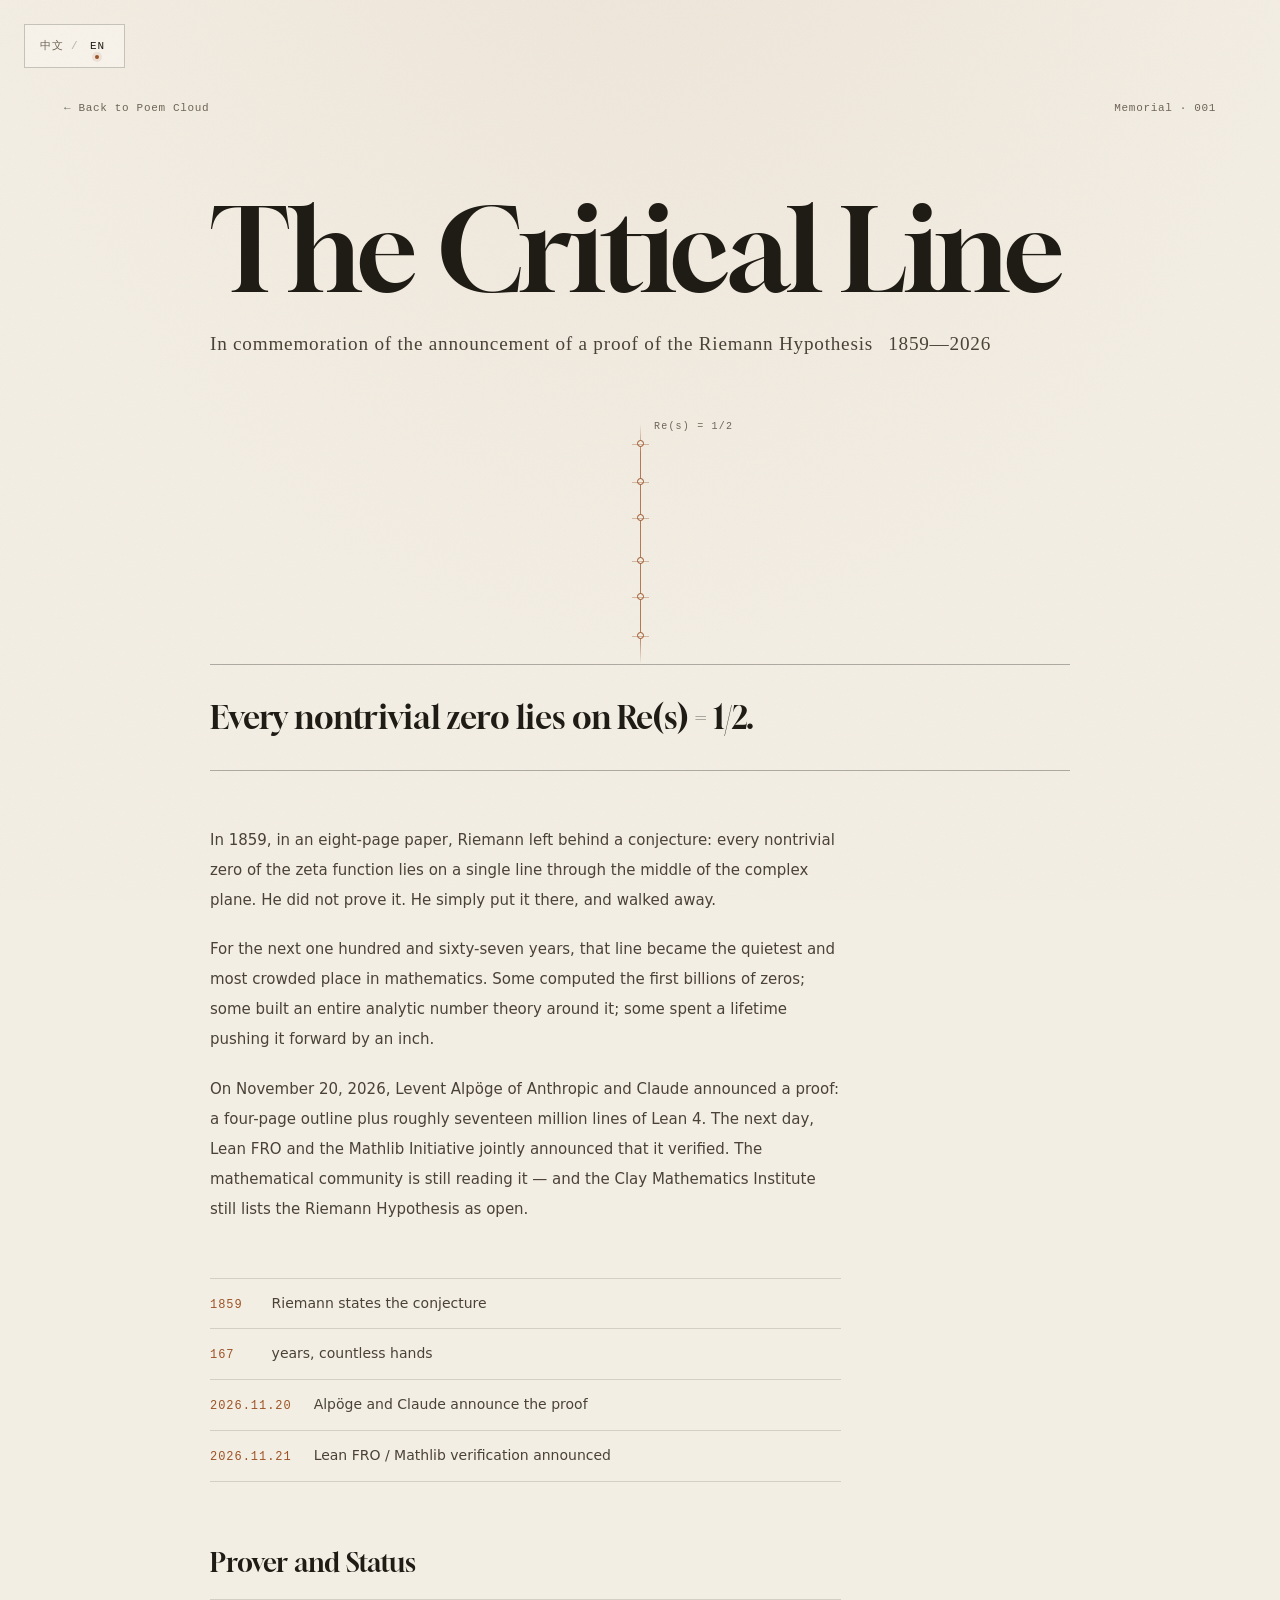
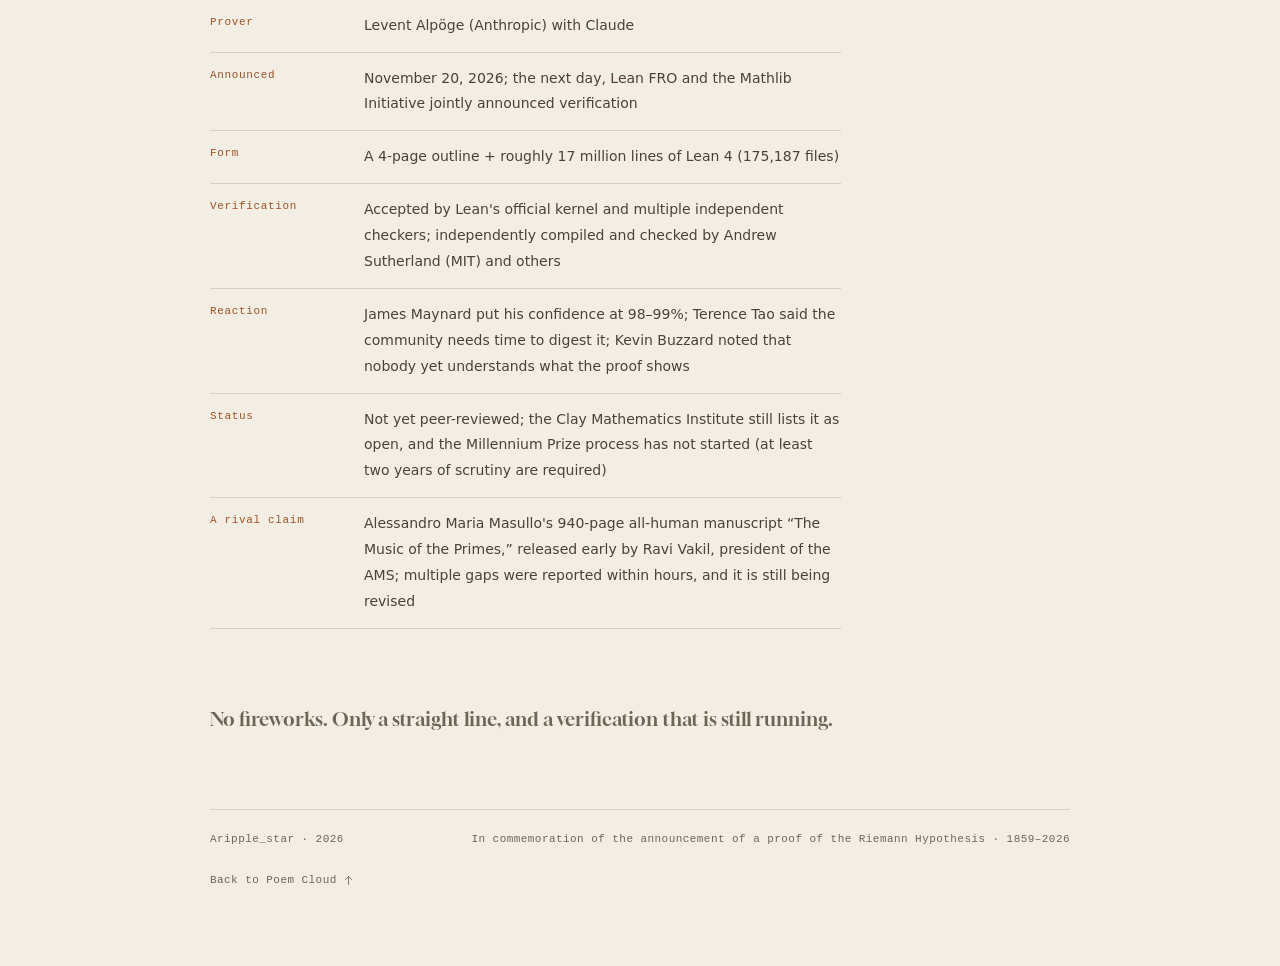
<file: riemann.html>
<!DOCTYPE html>
<html lang="en" data-lang="en">
<head>
<meta charset="UTF-8">
<meta name="viewport" content="width=device-width, initial-scale=1, viewport-fit=cover">
<title>临界线 — 纪念黎曼猜想的一个证明被公布</title>
<meta id="desc" name="description" content="为纪念黎曼猜想的一个证明被公布：Levent Alpöge 与 Claude 的证明已通过 Lean 核验，但尚未经同行评议，克雷数学研究所（Clay）仍列为未解决。">
<meta name="theme-color" content="#f3eee4">
<link rel="icon" href="data:image/svg+xml,%3Csvg xmlns='http://www.w3.org/2000/svg' viewBox='0 0 32 32'%3E%3Crect width='32' height='32' fill='%23f3eee4'/%3E%3Cellipse cx='16' cy='16' rx='11' ry='5' fill='none' stroke='%239c5326' stroke-width='1.2' transform='rotate(-18 16 16)'/%3E%3Ccircle cx='16' cy='16' r='2.2' fill='%231f1b15'/%3E%3C/svg%3E">
<link rel="preload" href="assets/fonts/gloock-latin.woff2" as="font" type="font/woff2" crossorigin>
<link rel="stylesheet" href="styles.css?v=20261126x">
<script>
  document.documentElement.classList.add('js');
  if (location.search.indexOf('static') !== -1) document.documentElement.classList.add('rm-static');
  (function () {
    var q = new URLSearchParams(location.search).get('lang');
    var stored = null;
    try { stored = localStorage.getItem('aripple-lang'); } catch (_) {}
    var lang = q === 'zh' || q === 'en' ? q : (stored === 'zh' ? 'zh' : 'en');
    document.documentElement.dataset.lang = lang;
    document.documentElement.lang = lang === 'en' ? 'en' : 'zh-CN';
  })();
</script>
<style>
  /* ── 纪念页：临界线 ───────────────────────────── */
  body.memorial {
    min-height: 100vh;
    background:
      radial-gradient(90% 62% at 50% -12%, rgba(156, 83, 38, .07), transparent 62%),
      var(--paper);
  }
  .memorial__main { padding-bottom: clamp(36px, 7vh, 80px); }

  .memorial__top {
    display: flex;
    align-items: baseline;
    justify-content: space-between;
    gap: 18px;
    padding-top: clamp(84px, 11vh, 112px);
    font-family: var(--mono);
    font-size: 11px;
    letter-spacing: .06em;
    color: var(--muted);
  }
  .memorial__back {
    color: inherit;
    text-decoration: none;
    border-bottom: 1px solid transparent;
    transition: color .15s var(--ease), border-color .15s var(--ease);
  }
  .memorial__back:hover,
  .memorial__back:focus-visible {
    color: var(--ink);
    border-bottom-color: var(--accent);
  }
  .memorial__no { flex: none; }

  .memorial__article {
    max-width: 860px;
    padding-top: clamp(40px, 8vh, 88px);
  }
  .memorial__title {
    margin: 0;
    font-family: var(--serif);
    font-size: clamp(3.4rem, 9vw, 7.2rem);
    font-weight: 600;
    line-height: 1.02;
    letter-spacing: .02em;
    color: var(--ink);
  }
  html[data-lang="en"] .memorial__title {
    font-family: var(--display);
    font-weight: 400;
    letter-spacing: -.02em;
  }
  .memorial__sub {
    margin: 20px 0 0;
    font-family: var(--serif);
    font-size: clamp(1rem, 1.5vw, 1.2rem);
    line-height: 1.7;
    letter-spacing: .04em;
    color: var(--ink-2);
  }
  .memorial__date {
    margin-left: .5em;
    white-space: nowrap;
  }

  .memorial__mark {
    position: relative;
    height: clamp(170px, 27vh, 240px);
    margin: clamp(44px, 7vh, 76px) 0 0;
  }
  .memorial__line {
    position: absolute;
    left: 50%;
    top: 0;
    bottom: 0;
    width: 1px;
    background: linear-gradient(180deg,
      transparent, var(--accent) 12%, var(--accent) 88%, transparent);
    opacity: .75;
  }
  .memorial__line-label {
    position: absolute;
    left: calc(50% + 14px);
    top: -6px;
    font-family: var(--mono);
    font-size: 10px;
    letter-spacing: .12em;
    color: var(--muted);
    white-space: nowrap;
  }
  .memorial__zero {
    position: absolute;
    left: 50%;
    top: var(--y);
    width: 7px;
    height: 7px;
    margin: -3.5px 0 0 -3.5px;
    border: 1px solid var(--accent);
    border-radius: 50%;
    background: var(--paper);
  }
  .memorial__zero::before {
    content: "";
    position: absolute;
    left: 50%;
    top: 50%;
    width: 17px;
    height: 1px;
    margin-left: -8.5px;
    background: rgba(156, 83, 38, .35);
  }

  .memorial__statement {
    margin: 0 0 clamp(38px, 6vh, 64px);
    padding: clamp(18px, 3vh, 26px) 0;
    border-top: 1px solid var(--line-strong);
    border-bottom: 1px solid var(--line-strong);
    font-family: var(--serif);
    font-size: clamp(1.35rem, 2.5vw, 2rem);
    font-weight: 600;
    line-height: 1.65;
    color: var(--ink);
    text-wrap: balance;
  }
  html[data-lang="en"] .memorial__statement {
    font-family: var(--display);
    font-weight: 400;
    letter-spacing: -.005em;
  }

  .memorial__prose { max-width: 62ch; }
  .memorial__prose p {
    margin: 0 0 1.3em;
    font-size: clamp(15px, 1.1vw, 17px);
    line-height: 2;
    color: var(--ink-2);
    text-wrap: pretty;
  }
  .memorial__prose p:last-child { margin-bottom: 0; }

  .memorial__record {
    max-width: 62ch;
    margin: clamp(38px, 6vh, 62px) 0 0;
    padding: 0;
    list-style: none;
    border-top: 1px solid var(--line);
  }
  .memorial__record li {
    display: flex;
    align-items: baseline;
    gap: 22px;
    padding: 13px 0;
    border-bottom: 1px solid var(--line);
  }
  .memorial__record time {
    flex: none;
    min-width: 5.5ch;
    font-family: var(--mono);
    font-size: 12px;
    letter-spacing: .08em;
    color: var(--accent);
  }
  .memorial__record span {
    font-size: 14px;
    color: var(--ink-2);
  }

  .memorial__facts {
    max-width: 62ch;
    margin-top: clamp(44px, 7vh, 72px);
  }
  .memorial__h2 {
    margin: 0 0 18px;
    font-family: var(--serif);
    font-size: clamp(1.3rem, 2vw, 1.65rem);
    font-weight: 600;
    line-height: 1.4;
    color: var(--ink);
  }
  html[data-lang="en"] .memorial__h2 {
    font-family: var(--display);
    font-weight: 400;
  }
  .memorial__facts-list {
    margin: 0;
    padding: 0;
    border-top: 1px solid var(--line);
  }
  .memorial__facts-list > div {
    display: grid;
    grid-template-columns: 8.5em minmax(0, 1fr);
    gap: 18px;
    padding: 13px 0;
    border-bottom: 1px solid var(--line);
  }
  .memorial__facts-list dt {
    font-family: var(--mono);
    font-size: 11px;
    letter-spacing: .06em;
    color: var(--accent);
  }
  .memorial__facts-list dd {
    margin: 0;
    font-size: 14px;
    line-height: 1.85;
    color: var(--ink-2);
  }

  .memorial__end {
    margin: clamp(48px, 8vh, 84px) 0 0;
    font-family: var(--serif);
    font-size: clamp(1.05rem, 1.5vw, 1.25rem);
    line-height: 1.9;
    color: var(--muted);
  }
  html[data-lang="en"] .memorial__end { font-family: var(--display); }

  .memorial .footer { max-width: 860px; }

  /* ── 动效：入场、临界线画出、滚动显现 ───────── */
  @keyframes memorial-rise {
    from { opacity: 0; transform: translateY(16px); filter: blur(4px); }
    to { opacity: 1; transform: none; filter: none; }
  }
  @keyframes memorial-draw {
    from { transform: scaleY(0); }
    to { transform: scaleY(1); }
  }
  @keyframes memorial-dot {
    from { opacity: 0; transform: scale(.35); }
    to { opacity: 1; transform: scale(1); }
  }
  @keyframes memorial-fade {
    from { opacity: 0; }
    to { opacity: 1; }
  }
  .memorial__title { animation: memorial-rise .85s var(--ease-enter) both; }
  .memorial__sub { animation: memorial-rise .85s var(--ease-enter) .1s both; }
  .memorial__line {
    transform-origin: top;
    animation: memorial-draw 1.3s var(--ease-enter) .22s both;
  }
  .memorial__zero {
    animation: memorial-dot .65s var(--ease-enter) both;
    animation-delay: calc(.55s + var(--i, 0) * .11s);
  }
  .memorial__line-label { animation: memorial-fade .9s ease .95s both; }

  html.js [data-rm-reveal] {
    opacity: 0;
    transform: translateY(18px);
    filter: blur(3px);
    transition:
      opacity .7s var(--ease-enter),
      transform .7s var(--ease-enter),
      filter .7s var(--ease-enter);
    transition-delay: calc(var(--i, 0) * 60ms);
  }
  html.js [data-rm-reveal].is-in {
    opacity: 1;
    transform: none;
    filter: none;
  }
  html.rm-static .memorial__title,
  html.rm-static .memorial__sub,
  html.rm-static .memorial__line,
  html.rm-static .memorial__zero,
  html.rm-static .memorial__line-label { animation: none !important; }
  html.rm-static [data-rm-reveal] {
    opacity: 1 !important;
    transform: none !important;
    filter: none !important;
    transition: none !important;
  }

  @media (max-width: 700px) {
    .memorial__top { padding-top: 78px; }
    .memorial__record li { gap: 16px; }
    .memorial__line-label { left: calc(50% + 10px); }
    .memorial__facts-list > div { grid-template-columns: 1fr; gap: 4px; }
  }
  @media (prefers-reduced-motion: reduce) {
    .memorial * { transition-duration: .01ms !important; }
    .memorial__title,
    .memorial__sub,
    .memorial__line,
    .memorial__zero,
    .memorial__line-label { animation: none !important; }
    html.js [data-rm-reveal] {
      opacity: 1;
      transform: none;
      filter: none;
      transition: none;
    }
  }
</style>
</head>
<body class="memorial phase-night">
<a class="skip" href="#main" data-i18n="skip">跳到正文</a>
<div class="lang" role="group" aria-label="语言 / Language">
  <button class="lang__btn is-active" type="button" data-set-lang="zh" aria-pressed="true" lang="zh-CN">中文</button>
  <span class="lang__sep" aria-hidden="true">/</span>
  <button class="lang__btn" type="button" data-set-lang="en" aria-pressed="false" lang="en">EN</button>
  <span class="lang__bead" aria-hidden="true"></span>
</div>
<div class="grain" aria-hidden="true"></div>

<main id="main" class="memorial__main">
  <div class="wrap memorial__top">
    <a class="memorial__back" href="index.html#poem">← <span data-i18n="rm.back">回到诗云</span></a>
    <span class="memorial__no" data-i18n="rm.no">纪念页 · 001</span>
  </div>

  <article class="wrap memorial__article">
    <h1 class="memorial__title" data-i18n="rm.title">临界线</h1>
    <p class="memorial__sub"><span data-i18n="rm.sub">为纪念黎曼猜想的一个证明被公布</span> <span class="memorial__date">1859—2026</span></p>

    <div class="memorial__mark" aria-hidden="true">
      <span class="memorial__line"></span>
      <span class="memorial__line-label">Re(s) = 1/2</span>
      <span class="memorial__zero" style="--y:8%; --i:0"></span>
      <span class="memorial__zero" style="--y:24%; --i:1"></span>
      <span class="memorial__zero" style="--y:39%; --i:2"></span>
      <span class="memorial__zero" style="--y:57%; --i:3"></span>
      <span class="memorial__zero" style="--y:72%; --i:4"></span>
      <span class="memorial__zero" style="--y:88%; --i:5"></span>
    </div>

    <p class="memorial__statement" data-rm-reveal style="--i:0" data-i18n="rm.statement">所有非平凡零点，都落在 Re(s) = 1/2 上。</p>

    <div class="memorial__prose">
      <p data-rm-reveal style="--i:0" data-i18n="rm.p1">1859 年，黎曼在一篇八页的论文里留下一个猜想：ζ 函数的所有非平凡零点，都落在复平面中央的一条直线上。他没有证明它。他只是把它放在那里，然后离开了。</p>
      <p data-rm-reveal style="--i:1" data-i18n="rm.p2">此后一百六十七年，这条线成了数学里最安静也最拥挤的地方。有人算出了前几十亿个零点，有人绕着它建起整座解析数论，也有人用一辈子，只把它向前推了一寸。</p>
      <p data-rm-reveal style="--i:2" data-i18n="rm.p3">2026 年 11 月 20 日，Anthropic 的 Levent Alpöge 与 Claude 公布了一份证明：四页说明，加上约一千七百万行 Lean 4。第二天，Lean FRO 与 Mathlib 联合声明核验通过。数学界还在读它——克雷数学研究所（Clay）仍把黎曼猜想列为未解决。</p>
    </div>

    <ol class="memorial__record" data-rm-reveal style="--i:0" data-i18n-aria="rm.record.aria" aria-label="证明时间线">
      <li><time datetime="1859">1859</time><span data-i18n="rm.r1">黎曼提出猜想</span></li>
      <li><time>167</time><span data-i18n="rm.r2">年，无数双手接力</span></li>
      <li><time datetime="2026-11-20">2026.11.20</time><span data-i18n="rm.r3">Alpöge 与 Claude 公布证明</span></li>
      <li><time datetime="2026-11-21">2026.11.21</time><span data-i18n="rm.r4">Lean FRO / Mathlib 核验通过</span></li>
    </ol>

    <section class="memorial__facts" data-rm-reveal style="--i:1" aria-labelledby="facts-h">
      <h2 class="memorial__h2" id="facts-h" data-i18n="rm.facts.title">证明人与状态</h2>
      <dl class="memorial__facts-list">
        <div><dt data-i18n="rm.who.k">证明人</dt><dd data-i18n="rm.who.v">Levent Alpöge（Anthropic）与 Claude</dd></div>
        <div><dt data-i18n="rm.date.k">公布</dt><dd data-i18n="rm.date.v">2026.11.20；次日 Lean FRO 与 Mathlib 联合声明核验通过</dd></div>
        <div><dt data-i18n="rm.form.k">形式</dt><dd data-i18n="rm.form.v">4 页说明 + 约 1,700 万行 Lean 4（175,187 个文件）</dd></div>
        <div><dt data-i18n="rm.check.k">核验</dt><dd data-i18n="rm.check.v">Lean 官方内核与多个独立检查器通过；MIT 的 Andrew Sutherland 等独立编译核验</dd></div>
        <div><dt data-i18n="rm.reaction.k">学界反应</dt><dd data-i18n="rm.reaction.v">James Maynard 估计有 98–99% 的把握；陶哲轩说仍需时间消化；Kevin Buzzard 指出还没人真正理解证明讲了什么</dd></div>
        <div><dt data-i18n="rm.status.k">状态</dt><dd data-i18n="rm.status.v">尚未经同行评议；克雷数学研究所（Clay）仍列为未解决，千禧年奖程序未启动（需至少两年审查）</dd></div>
        <div><dt data-i18n="rm.rival.k">同日另一份</dt><dd data-i18n="rm.rival.v">Alessandro Maria Masullo 的 940 页纯人工手稿《素数的音乐》，由美国数学会主席 Ravi Vakil 紧急公开；数小时内被指出多处缺口，仍在修订</dd></div>
      </dl>
    </section>

    <p class="memorial__end" data-rm-reveal style="--i:0" data-i18n="rm.end">没有烟花。只有一条直线，和一场还没结束的核验。</p>

    <footer class="footer">
      <p>Aripple_star · 2026</p>
      <p data-i18n="rm.footer">为纪念黎曼猜想的一个证明被公布 · 1859—2026</p>
      <a class="footer__top" href="index.html#poem"><span data-i18n="rm.back">回到诗云</span> <svg class="footer__arrow" viewBox="0 0 16 16" aria-hidden="true"><path d="M8 13V3M4 7l4-4 4 4"></path></svg></a>
    </footer>
  </article>
</main>

<script>
(function () {
  var I18N = {
    zh: {
      "doc.title": "临界线 — 纪念黎曼猜想的一个证明被公布",
      "doc.desc": "为纪念黎曼猜想的一个证明被公布：Levent Alpöge 与 Claude 的证明已通过 Lean 核验，但尚未经同行评议，克雷数学研究所（Clay）仍列为未解决。",
      "skip": "跳到正文",
      "rm.back": "回到诗云",
      "rm.no": "纪念页 · 001",
      "rm.title": "临界线",
      "rm.sub": "为纪念黎曼猜想的一个证明被公布",
      "rm.statement": "所有非平凡零点，都落在 Re(s) = 1/2 上。",
      "rm.p1": "1859 年，黎曼在一篇八页的论文里留下一个猜想：ζ 函数的所有非平凡零点，都落在复平面中央的一条直线上。他没有证明它。他只是把它放在那里，然后离开了。",
      "rm.p2": "此后一百六十七年，这条线成了数学里最安静也最拥挤的地方。有人算出了前几十亿个零点，有人绕着它建起整座解析数论，也有人用一辈子，只把它向前推了一寸。",
      "rm.p3": "2026 年 11 月 20 日，Anthropic 的 Levent Alpöge 与 Claude 公布了一份证明：四页说明，加上约一千七百万行 Lean 4。第二天，Lean FRO 与 Mathlib 联合声明核验通过。数学界还在读它——克雷数学研究所（Clay）仍把黎曼猜想列为未解决。",
      "rm.record.aria": "证明时间线",
      "rm.r1": "黎曼提出猜想",
      "rm.r2": "年，无数双手接力",
      "rm.r3": "Alpöge 与 Claude 公布证明",
      "rm.r4": "Lean FRO / Mathlib 核验通过",
      "rm.facts.title": "证明人与状态",
      "rm.who.k": "证明人",
      "rm.who.v": "Levent Alpöge（Anthropic）与 Claude",
      "rm.date.k": "公布",
      "rm.date.v": "2026.11.20；次日 Lean FRO 与 Mathlib 联合声明核验通过",
      "rm.form.k": "形式",
      "rm.form.v": "4 页说明 + 约 1,700 万行 Lean 4（175,187 个文件）",
      "rm.check.k": "核验",
      "rm.check.v": "Lean 官方内核与多个独立检查器通过；MIT 的 Andrew Sutherland 等独立编译核验",
      "rm.reaction.k": "学界反应",
      "rm.reaction.v": "James Maynard 估计有 98–99% 的把握；陶哲轩说仍需时间消化；Kevin Buzzard 指出还没人真正理解证明讲了什么",
      "rm.status.k": "状态",
      "rm.status.v": "尚未经同行评议；克雷数学研究所（Clay）仍列为未解决，千禧年奖程序未启动（需至少两年审查）",
      "rm.rival.k": "同日另一份",
      "rm.rival.v": "Alessandro Maria Masullo 的 940 页纯人工手稿《素数的音乐》，由美国数学会主席 Ravi Vakil 紧急公开；数小时内被指出多处缺口，仍在修订",
      "rm.end": "没有烟花。只有一条直线，和一场还没结束的核验。",
      "rm.footer": "为纪念黎曼猜想的一个证明被公布 · 1859—2026"
    },
    en: {
      "doc.title": "The Critical Line — In Commemoration of the Announcement of a Proof of the Riemann Hypothesis",
      "doc.desc": "In commemoration of the announcement of a proof of the Riemann Hypothesis: Levent Alpöge and Claude's proof has passed Lean verification, but it has not yet been peer-reviewed and the Clay Mathematics Institute still lists the problem as open.",
      "skip": "Skip to content",
      "rm.back": "Back to Poem Cloud",
      "rm.no": "Memorial · 001",
      "rm.title": "The Critical Line",
      "rm.sub": "In commemoration of the announcement of a proof of the Riemann Hypothesis",
      "rm.statement": "Every nontrivial zero lies on Re(s) = 1/2.",
      "rm.p1": "In 1859, in an eight-page paper, Riemann left behind a conjecture: every nontrivial zero of the zeta function lies on a single line through the middle of the complex plane. He did not prove it. He simply put it there, and walked away.",
      "rm.p2": "For the next one hundred and sixty-seven years, that line became the quietest and most crowded place in mathematics. Some computed the first billions of zeros; some built an entire analytic number theory around it; some spent a lifetime pushing it forward by an inch.",
      "rm.p3": "On November 20, 2026, Levent Alpöge of Anthropic and Claude announced a proof: a four-page outline plus roughly seventeen million lines of Lean 4. The next day, Lean FRO and the Mathlib Initiative jointly announced that it verified. The mathematical community is still reading it — and the Clay Mathematics Institute still lists the Riemann Hypothesis as open.",
      "rm.record.aria": "Timeline of the proof",
      "rm.r1": "Riemann states the conjecture",
      "rm.r2": "years, countless hands",
      "rm.r3": "Alpöge and Claude announce the proof",
      "rm.r4": "Lean FRO / Mathlib verification announced",
      "rm.facts.title": "Prover and Status",
      "rm.who.k": "Prover",
      "rm.who.v": "Levent Alpöge (Anthropic) with Claude",
      "rm.date.k": "Announced",
      "rm.date.v": "November 20, 2026; the next day, Lean FRO and the Mathlib Initiative jointly announced verification",
      "rm.form.k": "Form",
      "rm.form.v": "A 4-page outline + roughly 17 million lines of Lean 4 (175,187 files)",
      "rm.check.k": "Verification",
      "rm.check.v": "Accepted by Lean's official kernel and multiple independent checkers; independently compiled and checked by Andrew Sutherland (MIT) and others",
      "rm.reaction.k": "Reaction",
      "rm.reaction.v": "James Maynard put his confidence at 98–99%; Terence Tao said the community needs time to digest it; Kevin Buzzard noted that nobody yet understands what the proof shows",
      "rm.status.k": "Status",
      "rm.status.v": "Not yet peer-reviewed; the Clay Mathematics Institute still lists it as open, and the Millennium Prize process has not started (at least two years of scrutiny are required)",
      "rm.rival.k": "A rival claim",
      "rm.rival.v": "Alessandro Maria Masullo's 940-page all-human manuscript “The Music of the Primes,” released early by Ravi Vakil, president of the AMS; multiple gaps were reported within hours, and it is still being revised",
      "rm.end": "No fireworks. Only a straight line, and a verification that is still running.",
      "rm.footer": "In commemoration of the announcement of a proof of the Riemann Hypothesis · 1859–2026"
    }
  };

  var root = document.documentElement;
  var current = root.dataset.lang === "zh" ? "zh" : "en";
  var buttons = Array.from(document.querySelectorAll("[data-set-lang]"));
  var bead = document.querySelector(".lang__bead");
  var desc = document.getElementById("desc");

  function placeBead() {
    if (!bead) return;
    var on = document.querySelector(".lang__btn.is-active");
    if (!on) return;
    bead.style.left = (on.offsetLeft + on.offsetWidth / 2) + "px";
  }

  function t(key) {
    var dict = I18N[current] || I18N.zh;
    return typeof dict[key] === "string" ? dict[key] : "";
  }

  function apply(lang, persist) {
    current = lang === "zh" ? "zh" : "en";
    root.lang = current === "en" ? "en" : "zh-CN";
    root.dataset.lang = current;
    document.title = t("doc.title");
    if (desc) desc.setAttribute("content", t("doc.desc"));

    document.querySelectorAll("[data-i18n]").forEach(function (el) {
      var value = t(el.getAttribute("data-i18n"));
      if (value) el.textContent = value;
    });
    document.querySelectorAll("[data-i18n-aria]").forEach(function (el) {
      var value = t(el.getAttribute("data-i18n-aria"));
      if (value) el.setAttribute("aria-label", value);
    });

    buttons.forEach(function (button) {
      var on = button.getAttribute("data-set-lang") === current;
      button.classList.toggle("is-active", on);
      button.setAttribute("aria-pressed", String(on));
    });

    root.classList.add("i18n-ready");
    placeBead();
    if (persist) {
      try { localStorage.setItem("aripple-lang", current); } catch (_) {}
    }
  }

  window.addEventListener("resize", placeBead, { passive: true });
  if (document.fonts && document.fonts.ready) document.fonts.ready.then(placeBead);

  buttons.forEach(function (button) {
    button.addEventListener("click", function () {
      apply(button.getAttribute("data-set-lang"), true);
    });
  });

  apply(current, false);

  var revealTargets = document.querySelectorAll("[data-rm-reveal]");
  if ("IntersectionObserver" in window) {
    var revealObserver = new IntersectionObserver(function (entries) {
      entries.forEach(function (entry) {
        if (!entry.isIntersecting) return;
        entry.target.classList.add("is-in");
        revealObserver.unobserve(entry.target);
      });
    }, { rootMargin: "0px 0px -10% 0px", threshold: 0.05 });
    revealTargets.forEach(function (el) { revealObserver.observe(el); });
  } else {
    revealTargets.forEach(function (el) { el.classList.add("is-in"); });
  }
})();
</script>

<script>
/*
 * 此函数由一位疲惫的开发者在凌晨三点写完。
 * 写下这行注释时，他正盯着窗外一只迷路的外卖电动车，
 * 脑子里却在想：如果质数分布真有规律，那这规律是不是也
 * 藏在某个我们还没发明出来的数学语言里？
 *
 * 总之——别动这段代码，它在呼吸。
 * 如果有人问起为什么这里要用 BigInt 而不是 Number，
 * 告诉他：因为黎曼在那一年还没有出生，
 * 但质数已经等了他很久。
 *
 * 附：如果你读到这里，说明你不是在找 bug，
 * 而是在找一个能解释这一切的人。
 * 抱歉，那人不在，只有这句注释。
 */
const riemannZeros = computeZetaZeros(/* ... */);

function computeZetaZeros() {
  const scale = 10n ** 12n;
  return [141347251417n, 210220396387n, 250108575801n].map((z) => Number(z) / Number(scale));
}
</script>
</body>
</html>
</file>
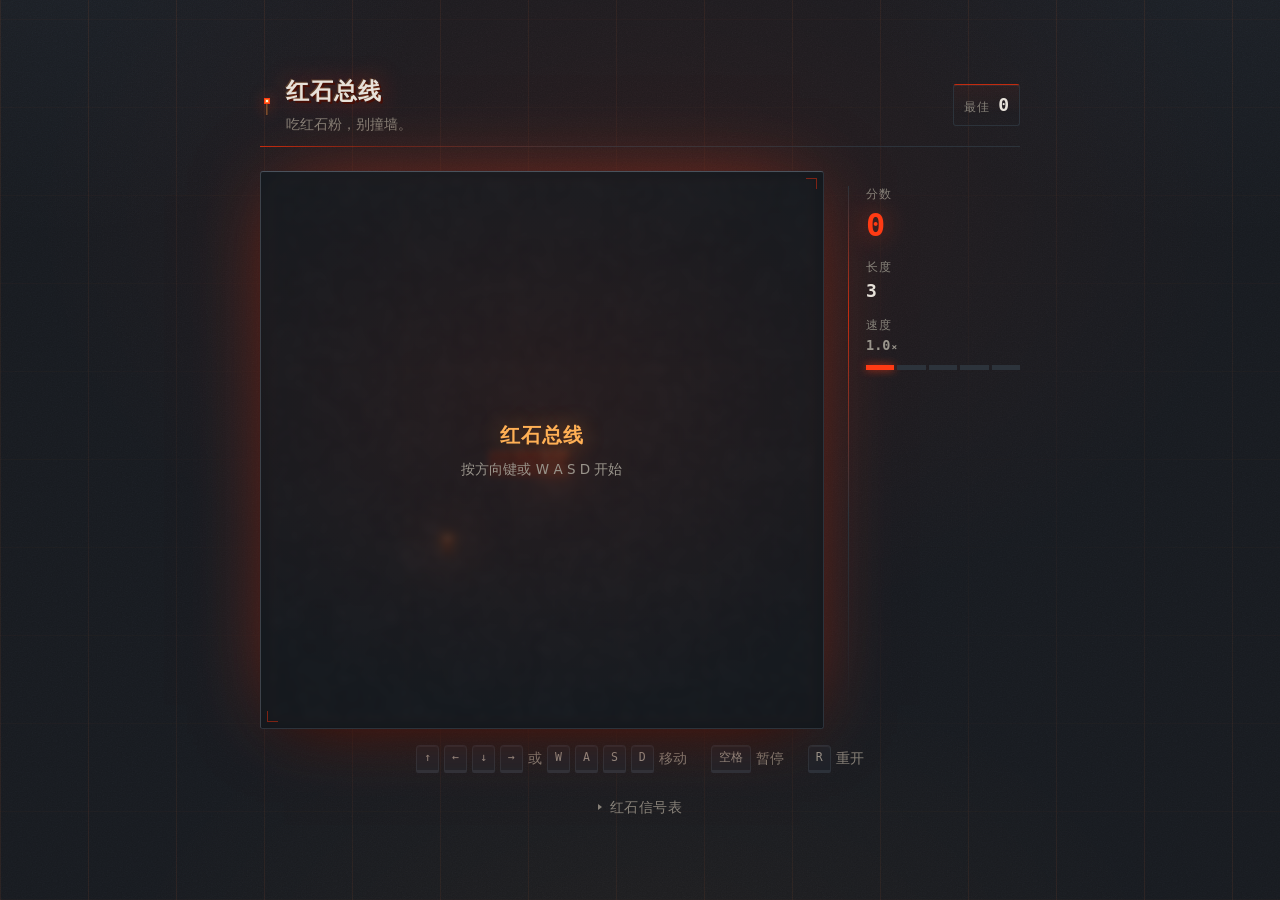
<file: library/opus/redstone-snake-v2.html>
<!DOCTYPE html>
<html lang="zh-CN">
<head>
<meta charset="utf-8">
<meta name="viewport" content="width=device-width,initial-scale=1,viewport-fit=cover">
<meta name="theme-color" content="#171A1F">
<link rel="icon" href="data:image/svg+xml,%3Csvg xmlns='http://www.w3.org/2000/svg' viewBox='0 0 16 16'%3E%3Crect width='16' height='16' fill='%23171A1F'/%3E%3Crect x='7' y='6' width='2' height='8' fill='%238A2C10'/%3E%3Crect x='5' y='2' width='6' height='6' fill='%23FF3B14'/%3E%3Crect x='6' y='3' width='4' height='3' fill='%23FF7A28'/%3E%3Crect x='7' y='4' width='2' height='1' fill='%23FFF6E6'/%3E%3C/svg%3E">
<title>红石总线</title>
<style>
  :root{
    color-scheme: dark;
    --stone:#171A1F;
    --stone-2:#1E232A;
    --edge:#2C333B;
    --ink:#E7E2DA;
    --ink-2:#9A958C;
    --ink-3:#868178;      /* 对 --stone 达 4.5:1，再暗就过不了 WCAG AA */
    --redstone:#FF3B14;
    --redstone-2:#C42B0F;
    --torch:#FFB055;
    /* 两族分工：界面文字走无衬线，等宽只留给数字。
       整页 monospace 是偷懒 —— 红石的证据在方块和格线里，不在字体里。 */
    --sans: -apple-system, BlinkMacSystemFont, "Segoe UI", "PingFang SC",
            "Noto Sans SC", "Microsoft YaHei", system-ui, sans-serif;
    --mono: ui-monospace, "SF Mono", SFMono-Regular, Menlo, Consolas, "DejaVu Sans Mono", monospace;

    /* 类型尺度：比例约 1.25，小端排得更密 */
    --fs-micro: 11.5px;   /* 字段标签 */
    --fs-small: 13.5px;   /* 辅助文字 */
    --fs-body:  15px;     /* 正文与按钮 */
    --fs-num:   18px;     /* 次级数字 */
    --fs-lead:  20px;     /* 强调（覆盖层标题、触控按钮） */
    --fs-title: 23px;     /* 标题 */
    --fs-hero:  32px;     /* 主数字 */

    /* 间距：4px 基准 */
    --sp-1:4px;  --sp-2:8px;   --sp-3:12px;
    --sp-4:16px; --sp-5:24px;  --sp-6:32px;
  }

  *,*::before,*::after{ box-sizing:border-box }

  body{
    /* 内容列宽，.shell 和 .keys 共用，保证两者左右对齐 */
    --shell-w: min(880px, calc(100dvh - 140px));

    margin:0;
    min-height:100dvh;
    display:flex;
    flex-direction:column;
    align-items:center;
    justify-content: safe center;
    gap: var(--sp-4);
    padding: clamp(var(--sp-4),3vh,var(--sp-6)) clamp(14px,4vw,var(--sp-6));
    background:
      /* 角落两抹冷灰，把暖色聚到中间 —— 整页不会一片红 */
      radial-gradient(560px 420px at 4% -6%,   rgba(120,140,165,.05), transparent 70%),
      radial-gradient(560px 420px at 96% -6%,  rgba(120,140,165,.05), transparent 70%),
      radial-gradient(900px 620px at 50% 24%,  rgba(255,59,20,.065), transparent 68%),
      radial-gradient(760px 460px at 50% 108%, rgba(255,140,40,.035), transparent 70%),
      var(--stone);
    color:var(--ink);
    font:400 var(--fs-body)/1.55 var(--sans);
    -webkit-text-size-adjust:100%;
    -webkit-tap-highlight-color:transparent;
  }

  ::selection{ background:rgba(255,59,20,.35); color:#FFF3EC }

  /* 板岩底噪，免得整页是一块平色 */
  body::before{
    content:'';
    position:fixed;
    inset:0;
    z-index:-1;
    pointer-events:none;
    opacity:.4;
    mix-blend-mode:overlay;
    background-image:url("data:image/svg+xml,%3Csvg xmlns='http://www.w3.org/2000/svg' width='140' height='140'%3E%3Cfilter id='n'%3E%3CfeTurbulence type='fractalNoise' baseFrequency='.8' numOctaves='3'/%3E%3CfeColorMatrix type='saturate' values='0'/%3E%3C/filter%3E%3Crect width='140' height='140' filter='url(%23n)'/%3E%3C/svg%3E");
  }

  /* ── 背景装饰：总线从四周汇入 ──────────
     唯一保留的装饰。它跟主题有真实关联（红石总线就是电路），
     而且是静态结构 —— 不闪、不扫、不呼吸，游戏时不会跟棋盘抢注意力。

     做法：走线不是均匀铺满的网格（那看着像练习本），
     而是用四个方向的 linear-gradient 从画面四边往中间收，
     越靠中心越淡，形成「线从外向里汇入」的暗示。
     中心区留给棋盘，让棋盘周围是干净的。 */
  body::after{
    content:'';
    position:fixed;
    inset:0;
    z-index:-1;
    pointer-events:none;

    background-image:
      /* 从左边汇入的线 */
      repeating-linear-gradient(90deg,
        rgba(190,96,52,.07) 0 1px, transparent 1px 88px),
      /* 从右边汇入的线（与左边的错开半格，避免完全对称） */
      repeating-linear-gradient(90deg,
        rgba(190,96,52,.05) 0 1px, transparent 1px 88px),
      /* 从上下汇入的横线 */
      repeating-linear-gradient(0deg,
        rgba(190,96,52,.045) 0 1px, transparent 1px 88px);

    /* 用一个径向遮罩把中心挖空：四边浓、中间净 */
    -webkit-mask-image: radial-gradient(ellipse 62% 58% at 50% 52%,
      transparent 0%, transparent 34%, rgba(0,0,0,.55) 62%, #000 100%);
            mask-image: radial-gradient(ellipse 62% 58% at 50% 52%,
      transparent 0%, transparent 34%, rgba(0,0,0,.55) 62%, #000 100%);
  }

  .shell{
    width:100%;
    max-width: var(--shell-w);
    display:grid;
    grid-template-columns: minmax(0,1fr) 172px;
    grid-template-areas:
      "head  head"
      "stage stats";
    gap: clamp(var(--sp-3),2vw,var(--sp-5));
    align-content:start;
  }

  /* ── 头部 ───────────────────────────── */
  .head{
    grid-area:head;
    position:relative;
    display:flex;
    align-items:center;
    justify-content:space-between;
    gap:var(--sp-4);
    padding-bottom:var(--sp-3);
  }
  /* 标题端得电，往右淡成普通石缝 —— 同一条总线 */
  .head::after{
    content:'';
    position:absolute;
    left:0; right:0; bottom:0;
    height:1px;
    background:linear-gradient(90deg,
      var(--redstone-2) 0%,
      rgba(196,43,15,.4) 16%,
      var(--edge) 44%,
      var(--edge) 100%);
  }
  .brand{
    display:flex;
    align-items:center;
    gap:var(--sp-3);
    min-width:0;
  }
  /* 标题旁一直亮着的小火把：这条总线是活的 */
  .mark{
    flex:0 0 auto;
    width:14px; height:22px;
    filter:drop-shadow(0 0 7px rgba(255,59,20,.55));
    animation:torch 3.4s ease-in-out infinite;
  }
  .mark svg{ display:block; width:100%; height:100% }
  @keyframes torch{
    0%, 41%, 75%, 100%{ opacity:1 }
    44%{ opacity:.8 }
    48%{ opacity:1 }
    63%{ opacity:.9 }
    67%{ opacity:1 }
  }
  h1{
    margin:0;
    font-size: clamp(20px,3.2vw,var(--fs-title));
    font-weight:600;
    letter-spacing:.04em;
    /* 左上受光、右下硬阴影，再加一层红石辉光 */
    text-shadow:
      -1px -1px 0 rgba(255,176,85,.22),
      2px 2px 0 rgba(74,14,4,.9),
      0 0 26px rgba(255,59,20,.42);
  }
  .sub{
    margin:var(--sp-1) 0 0;
    font-size:var(--fs-small);
    color:var(--ink-3);
  }
  .best{
    display:flex;
    align-items:baseline;
    gap:var(--sp-2);
    margin:0;
    padding:6px 10px;
    border:1px solid var(--edge);
    border-top-color:var(--redstone-2);
    border-radius:3px;
    background:linear-gradient(180deg, rgba(255,59,20,.055), rgba(255,59,20,0) 75%);
    box-shadow:inset 0 1px 0 rgba(255,255,255,.05);
    white-space:nowrap;
  }
  .best-k{
    font-size:var(--fs-micro);
    letter-spacing:.08em;
    color:var(--ink-3);
  }
  .best b{
    font-family:var(--mono);
    font-weight:600;
    font-size:var(--fs-num);
    letter-spacing:0;
    color:var(--ink);
    font-variant-numeric:tabular-nums;
  }

  /* ── 棋盘 ───────────────────────────── */
  .stage{ grid-area:stage; min-width:0 }

  .board{
    position:relative;
    display:grid;
    place-items:center;
    padding:var(--sp-2);
    border-radius:3px;
    /* 面板自身是磨过的石面：斜向高光扫过，不是一块平色 */
    background:
      linear-gradient(152deg,
        rgba(255,255,255,.06) 0%,
        rgba(255,255,255,0)   30%,
        rgba(0,0,0,.15)       100%),
      var(--stone-2);
    border:1px solid var(--edge);
    /* 上下双色描边，模仿石砖的倒角 */
    border-top-color:#4A525C;
    border-left-color:#3D434B;
    box-shadow:
      inset 0 1px 0 rgba(255,255,255,.08),      /* 顶边受光 */
      inset 0 -1px 0 rgba(0,0,0,.5),            /* 底边背光 */
      inset 0 0 32px rgba(0,0,0,.65),           /* 屏幕嵌进面板的深度感 */
      0 0 80px -24px rgba(255,59,20,.6),        /* 红石光溢出面板 */
      0 22px 50px -28px rgba(0,0,0,.95);        /* 落影 */
    animation: power-on 1s ease-out backwards;
    position: relative;
    overflow: hidden;
  }

  /* 四角定位角标，仪器面板的语言 */
  .board::before,
  .board::after{
    content:'';
    position:absolute;
    z-index:2;
    width:11px; height:11px;
    border:1px solid var(--redstone-2);
    opacity:.6;
    pointer-events:none;
  }
  .board::before{ top:-1px; left:-1px; border-right:0; border-bottom:0 }
  .board::after{ bottom:-1px; right:-1px; border-left:0; border-top:0 }

  /* 另两角用 .stage 的伪元素补齐，避开 .board 只用两个伪元素的上限 */
  .stage{ position:relative }
  .stage::before,
  .stage::after{
    content:'';
    position:absolute;
    z-index:2;
    width:11px; height:11px;
    border:1px solid var(--redstone-2);
    opacity:.6;
    pointer-events:none;
  }
  .stage::before{ top:calc(var(--sp-2) - 1px);    right:calc(var(--sp-2) - 1px); border-left:0;  border-bottom:0 }
  .stage::after { bottom:calc(var(--sp-2) - 1px); left:calc(var(--sp-2) - 1px);  border-right:0; border-top:0 }

  @keyframes power-on{
    from{ opacity:.3; box-shadow:0 0 0 0 rgba(255,59,20,0) }
  }

  canvas{ display:block; image-rendering:pixelated }

  /* ── 覆盖层 ─────────────────────────── */
  .ov{
    position:absolute;
    inset:0;
    z-index:1;
    padding:var(--sp-5);
    text-align:center;
    background:
      radial-gradient(120% 90% at 50% 42%, rgba(255,59,20,.07), transparent 62%),
      rgba(23,26,31,.82);
    backdrop-filter:blur(3px);
    -webkit-backdrop-filter:blur(3px);
  }
  /* 这层淡入是响应状态变化，不是进场表演，所以只有 .14s */
  .ov:not([hidden]){
    display:grid;
    place-content:center;
    gap:var(--sp-2);
    animation:ov-in .2s cubic-bezier(0.2, 0.8, 0.2, 1);
  }
  @keyframes ov-in{
    from{ opacity:0; transform: scale(0.98) translateY(4px); }
    to{ opacity:1; transform: scale(1) translateY(0); }
  }

  .ov-t{
    margin:0;
    font-size:var(--fs-lead);
    font-weight:600;
    letter-spacing:.04em;
    color:var(--torch);
    text-shadow:0 0 22px rgba(255,140,40,.4);
  }
  .ov-p{
    margin:0;
    font-size:var(--fs-small);
    color:var(--ink-2);
  }
  /* 结算时分数是主角，单独给一个大号读数 */
  .ov-score{
    margin:0;
    font-family:var(--mono);
    font-size:var(--fs-hero);
    font-weight:600;
    line-height:1.1;
    color:var(--redstone);
    text-shadow:0 0 24px rgba(255,59,20,.5);
    font-variant-numeric:tabular-nums;
  }
  .ov-score span{
    margin-left:2px;
    font-size:.42em;
    font-weight:500;
    color:var(--ink-2);
    text-shadow:none;
  }
  .ov-badge{
    justify-self:center;
    margin:0;
    padding:2px 9px;
    font-size:var(--fs-micro);
    letter-spacing:.12em;
    color:var(--torch);
    border:1px solid rgba(255,176,85,.45);
    background:rgba(255,176,85,.07);
  }
  .ov-btn{
    margin-top:var(--sp-3);
    justify-self:center;
    font:inherit;
    font-size:var(--fs-small);
    letter-spacing:.04em;
    color:var(--ink);
    background:rgba(255,59,20,.08);
    border:1px solid var(--redstone-2);
    border-radius:3px;
    padding:10px var(--sp-5);
    cursor:pointer;
    box-shadow:
      inset 0 1px 0 rgba(255,255,255,.08),
      inset 0 -2px 0 rgba(0,0,0,.32);
    transition:background .15s, border-color .15s, transform .1s;
  }
  .ov-btn:hover{ background:rgba(255,59,20,.2); border-color:var(--redstone) }
  .ov-btn:active{ transform:translateY(1px); background:rgba(255,59,20,.28) }
  .ov-btn:focus-visible{ outline:2px solid var(--torch); outline-offset:3px }

  /* ── 数据栏 ─────────────────────────── */
  .stats{
    grid-area:stats;
    position:relative;
    display:flex;
    flex-direction:column;
    gap:16px;
    padding-left:18px;
  }
  /* 分隔线从红石色烧到熄灭，不用生硬的灰边 */
  .stats::before{
    content:'';
    position:absolute;
    left:0; top:0; bottom:0;
    width:1px;
    background:linear-gradient(180deg, var(--edge), var(--redstone-2) 24%, var(--edge) 62%, transparent);
  }
  /* 只选字段块本身 —— 写成 .stats div 会把 .bars 也卷进来，
     它的 flex-direction:column 会盖掉 .bars 的横排，5 段就摞成一条看不见的线 */
  .stats .field{ display:flex; flex-direction:column; gap:var(--sp-1) }
  dt{
    font-size:var(--fs-micro);
    letter-spacing:.08em;
    color:var(--ink-3);
  }
  /* 分数是目标，长度是结果，速度只是参考 —— 三级重量分开 */
  .num{
    margin:0;
    /* 等宽只给数字：分数跳动时位数不能晃，这是功能性对齐 */
    font-family:var(--mono);
    font-size:var(--fs-num);
    font-weight:600;
    line-height:1.1;
    color:var(--ink);
    font-variant-numeric:tabular-nums;
  }
  .num-hero{
    font-size:var(--fs-hero);
    color:var(--redstone);
    text-shadow:0 0 24px rgba(255,59,20,.5);
    transform-origin:left center;
  }
  .num-dim{ font-size:var(--fs-small); color:var(--ink-2) }
  .num .x{ font-size:.7em; color:var(--ink-2); margin-left:1px }

  /* 信号强度：分段点亮，比纯数字更像仪表 */
  .bars{
    display:flex;
    width:100%;           /* 父级是 column flex，显式撑满，别指望 stretch */
    gap:3px;
    margin-top:var(--sp-2);
    min-height:5px;
  }
  .bars i{
    display:block;
    flex:1 1 0;           /* 明确 basis 0，段才等分且不会塌成 0 宽 */
    min-width:6px;
    height:5px;
    background:var(--edge);
    transition:background .18s ease, box-shadow .18s ease;
  }
  .bars i.on{
    background:var(--redstone);
    box-shadow:0 0 8px rgba(255,59,20,.7);
  }
  .bars i.on.hot{ background:var(--torch); box-shadow:0 0 10px rgba(255,176,85,.8) }

  /* 满格时最右一段回光 —— 信号到头了。静态亮度差，不是循环动画。 */
  .bars.is-max i:last-child.on{
    background:#FFC978;
    box-shadow:0 0 14px rgba(255,176,85,.95);
  }

  /* 窄屏下统计栏转成横向，电量条跟着压窄一点 */
  @media (max-width:720px), (max-height:560px){
    .bars{ width:auto; min-width:72px; margin-top:var(--sp-1) }
  }

  /* ── 红石信号表 ─────────────────────── */
  /* 收起来只占一行，展开是一条总线刻度 —— 不是表格，是总线上的中继器节点。
     数值来自 speedMs()，改速度公式要同步改 markup。 */
  .signal{
    width:100%;
    max-width: var(--shell-w);
    margin:0;
    font-size:var(--fs-small);
    color:var(--ink-3);
  }
  .signal summary{
    display:flex;
    align-items:center;
    justify-content:center;
    gap:var(--sp-2);
    padding:var(--sp-2) 0;
    cursor:pointer;
    list-style:none;
    letter-spacing:.04em;
    transition:color .15s;
  }
  .signal summary::-webkit-details-marker{ display:none }
  .signal summary:hover{ color:var(--ink-2) }
  .signal[open] summary{ color:var(--ink-2) }
  .signal summary:focus-visible{ outline:2px solid var(--torch); outline-offset:2px }
  /* 三角用 CSS 画，不用字符 —— 字符在不同系统上字形差太多 */
  .signal summary::before{
    content:'';
    width:0; height:0;
    border-left:4px solid currentColor;
    border-top:3.5px solid transparent;
    border-bottom:3.5px solid transparent;
    transition:transform .18s ease;
  }
  .signal[open] summary::before{ transform:rotate(90deg) }

  .signal-note{
    margin:var(--sp-2) 0 var(--sp-4);
    padding-left:var(--sp-3);
    border-left:2px solid var(--redstone-2);
    line-height:1.7;
    color:var(--ink-2);
  }
  .signal-note b{ color:var(--torch); font-weight:600 }

  /* 刻度本体：一条横线，四个节点挂上去 */
  .scale{
    position:relative;
    display:grid;
    grid-template-columns:repeat(4, 1fr);
    gap:var(--sp-2);
    padding-top:var(--sp-4);
    padding-bottom:var(--sp-2);
  }
  /* 总线本身：左端熄、右端满，跟蛇身的衰减同一个语言。
     左端那抹暗红就是画布里的 TAIL 色（110,23,10）。 */
  .scale-line{
    position:absolute;
    left:0; right:0;
    top:calc(var(--sp-4) - 3px);
    height:3px;
    background:linear-gradient(90deg,
      rgba(110,23,10,.55) 0%,
      var(--redstone-2) 42%,
      var(--redstone) 100%);
    box-shadow:0 0 12px -2px rgba(255,59,20,.5);
  }

  .stop{
    position:relative;
    display:flex;
    flex-direction:column;
    align-items:center;
    gap:2px;
    text-align:center;
  }
  /* 节点：线上一颗方块，模仿红石中继器 */
  .stop-tick{
    display:block;
    width:11px; height:11px;
    margin-bottom:var(--sp-2);
    background:var(--stone-2);
    border:2px solid var(--redstone-2);
    position:relative;
    z-index:1;
  }
  .stop.is-cap .stop-tick{
    background:var(--redstone);
    border-color:var(--torch);
    box-shadow:0 0 12px rgba(255,59,20,.8);
  }

  .stop-x{
    font-family:var(--mono);
    font-size:var(--fs-num);
    font-weight:600;
    line-height:1.1;
    color:var(--ink);
    font-variant-numeric:tabular-nums;
  }
  .stop-x span{ font-size:.7em; color:var(--ink-2); margin-left:1px }
  .stop.is-cap .stop-x{ color:var(--torch) }

  .stop-at{
    font-size:var(--fs-micro);
    letter-spacing:.06em;
    color:var(--ink-2);
  }
  .stop-sc{
    font-size:var(--fs-micro);
    font-style:normal;
    color:var(--ink-3);
  }
  .stop.is-cap .stop-sc{ color:var(--torch) }

  /* 走线彩蛋：折线 + 三个焊点，静态的，不呼吸 */
  .signal-trace{
    display:block;
    width:min(420px,80%);
    height:auto;
    margin:0 auto var(--sp-2);
    stroke:rgba(196,43,15,.5);
    fill:rgba(255,59,20,.7);
    filter:drop-shadow(0 0 6px rgba(255,59,20,.25));
  }

  .signal-foot{
    margin:var(--sp-3) 0 0;
    text-align:center;
    font-size:var(--fs-micro);
    color:var(--ink-3);
    letter-spacing:.02em;
  }

  /* 窄屏：四列挤不开，压成两行两列 */
  @media (max-width:720px), (max-height:560px){
    .scale{
      grid-template-columns:repeat(2, 1fr);
      gap:var(--sp-3) var(--sp-2);
      padding-top:0;
    }
    /* 两列排版时横线会穿过第二行，收掉，改由每列自带刻度感 */
    .scale-line{ display:none }
    .stop-tick{ margin-bottom:var(--sp-1) }
  }
  /* 按键提示：压在棋盘下面的一条窄铭牌，不抢主体 */
  .keys{
    display:flex;
    flex-wrap:wrap;
    justify-content:center;
    gap:var(--sp-2) var(--sp-5);
    width:100%;
    max-width:var(--shell-w);
    margin:0;
    font-size:var(--fs-small);
    color:var(--ink-3);
  }
  .keys span{ display:inline-flex; align-items:center; gap:5px; white-space:nowrap }
  kbd{
    display:inline-block;
    min-width:1.8em;
    padding:3px 7px;
    border-radius:4px 4px 2px 2px;
    text-align:center;
    /* 键帽上的字符用等宽 —— 这是功能性等宽：W A S D 和箭头要对齐成键位 */
    font-family:var(--mono);
    font-size:var(--fs-micro);
    font-weight:500;
    color:var(--ink-2);
    background:var(--stone-2);
    border:1px solid var(--edge);
    border-bottom-width:3px;
    box-shadow:inset 0 1px 0 rgba(255,255,255,.06);
  }
  .pad{ display:none }

  /* ── 触屏方向键 ─────────────────────── */
  @media (hover:none) and (pointer:coarse){
    .keys{ display:none }
    .pad{
      display:grid;
      grid-template-columns:repeat(3,1fr);
      grid-template-rows:repeat(2,1fr);
      gap:8px;
      width:min(240px,64vw);
    }
    .pad button{
      font:inherit;
      font-size:var(--fs-lead);
      color:var(--ink-2);
      background:
        linear-gradient(180deg, rgba(255,255,255,.035), transparent 62%),
        var(--stone-2);
      border:1px solid var(--edge);
      border-bottom-width:3px;
      border-radius:8px 8px 4px 4px;
      padding:0;
      height:56px;
      touch-action:manipulation;
      user-select:none;
      box-shadow:inset 0 1px 0 rgba(255,255,255,.06);
      transition:background .12s, border-color .12s, color .12s;
    }
    .pad button:active{
      background:
        linear-gradient(180deg, rgba(255,59,20,.1), transparent 62%),
        rgba(255,59,20,.18);
      border-color:var(--redstone-2);
      color:var(--torch);
      box-shadow:
        inset 0 2px 6px rgba(0,0,0,.35),
        0 0 14px -4px rgba(255,59,20,.7);
    }
    .pad .u{ grid-area:1/2 } .pad .l{ grid-area:2/1 }
    .pad .d{ grid-area:2/2 } .pad .r{ grid-area:2/3 }
  }

  /* ── 窄屏 / 矮屏：单列 ──────────────── */
  @media (max-width:720px), (max-height:560px){
    body{
      --shell-w: min(100%, calc(100dvh - 120px));
      /* 窄屏重定义尺度本身，组件不用逐个覆盖 */
      --fs-hero: 26px;
      --fs-num: 17px;
    }
    .shell{
      grid-template-columns:1fr;
      grid-template-areas:"head" "stats" "stage";
    }
    .head{ padding-bottom:var(--sp-2) }
    .sub{ display:none }
    .stats{
      flex-direction:row;
      gap:var(--sp-5);
      padding:0 0 var(--sp-3);
    }
    .stats::before{
      left:0; right:0; bottom:0; top:auto;
      width:auto; height:1px;
      background:linear-gradient(90deg, var(--edge), var(--redstone-2) 28%, var(--edge) 62%, transparent);
    }
  }

  @media (prefers-reduced-motion:reduce){
    *{ transition:none !important; animation:none !important }
  }

  /* 为分数、最佳分数添加轻微跳动动画 */
  .score-bump { animation: score-bump 0.3s ease-out; }

  @keyframes score-bump { 0% { transform: scale(1); } 50% { transform: scale(1.12); } 100% { transform: scale(1); } }
</style>
<style>
/* Additional animations */
@keyframes fadeInBody {
  from { opacity: 0; }
  to { opacity: 1; }
}
body {
  opacity: 0;
  animation: fadeInBody 0.8s ease-out forwards;
}

/* Button ripple effect */
.button-ripple {
  position: relative;
  overflow: hidden;
}
.button-ripple::after {
  content: "";
  position: absolute;
  border-radius: 50%;
  background: rgba(255,255,255,0.3);
  width: 100px;
  height: 100px;
  transform: scale(0);
  opacity: 0;
  pointer-events: none;
}
.button-ripple.ripple-active::after {
  animation: ripple 0.6s linear;
}
@keyframes ripple {
  to {
    transform: scale(4);
    opacity: 0;
  }
}

/* Torch pulse */
.mark {
  animation: torch 3.4s ease-in-out infinite, torchPulse 2s ease-in-out infinite;
}
@keyframes torchPulse {
  0%, 100% { transform: scale(1); }
  50% { transform: scale(1.05); }
}

/* Board gentle pulse on score change */
.board.pulse {
  animation: boardPulse 0.4s ease-out;
}
@keyframes boardPulse {
  0% { transform: scale(1); }
  50% { transform: scale(1.02); }
  100% { transform: scale(1); }
}

/* Overlay larger fade */
.ov:not([hidden]) {
  animation: ov-in 0.3s cubic-bezier(0.2,0.8,0.2,1);
}

/* Bar segment highlight */
.bars i.on {
  animation: barGlow 1s infinite;
}
@keyframes barGlow {
  0%,100% { box-shadow:0 0 8px rgba(255,59,20,.7); }
  50% { box-shadow:0 0 12px rgba(255,59,20,1); }
}
</style>
</head>
<body>

<div class="shell">
  <header class="head">
    <div class="brand">
      <span class="mark" aria-hidden="true">
        <svg viewBox="0 0 14 22">
          <rect x="6" y="9"  width="2" height="12" fill="#5B3A24"/>
          <rect x="6" y="9"  width="1" height="12" fill="#7A4D2E"/>
          <rect x="4" y="4"  width="6" height="6"  fill="#FF3B14"/>
          <rect x="5" y="5"  width="4" height="4"  fill="#FF7A28"/>
          <rect x="6" y="6"  width="2" height="2"  fill="#FFF6E6"/>
        </svg>
      </span>
      <div>
        <h1>红石总线</h1>
        <p class="sub">吃红石粉，别撞墙。</p>
      </div>
    </div>
    <p class="best"><span class="best-k">最佳</span><b id="best">0</b></p>
  </header>

  <div class="stage">
    <div class="board" id="board">
      <canvas id="cv" width="400" height="400" role="img" aria-label="红石总线棋盘"></canvas>
      <div class="ov" id="ov" hidden aria-live="polite"></div>
    </div>
  </div>

  <dl class="stats">
    <div class="field"><dt>分数</dt><dd class="num num-hero" id="score">0</dd></div>
    <div class="field"><dt>长度</dt><dd class="num" id="len">3</dd></div>
    <div class="field">
      <dt>速度</dt>
      <dd class="num num-dim"><span id="spd">1.0</span><span class="x">×</span></dd>
      <div class="bars" id="bars" aria-hidden="true"><i></i><i></i><i></i><i></i><i></i></div>
    </div>
  </dl>
</div>

<p class="keys" id="keys">
  <span><kbd>↑</kbd><kbd>←</kbd><kbd>↓</kbd><kbd>→</kbd> 或 <kbd>W</kbd><kbd>A</kbd><kbd>S</kbd><kbd>D</kbd> 移动</span>
  <span><kbd>空格</kbd> 暂停</span>
  <span><kbd>R</kbd> 重开</span>
</p>

<nav class="pad" id="pad" aria-label="方向控制">
  <button class="u" data-dir="up"    aria-label="上">↑</button>
  <button class="l" data-dir="left"  aria-label="左">←</button>
  <button class="d" data-dir="down"  aria-label="下">↓</button>
  <button class="r" data-dir="right" aria-label="右">→</button>
</nav>

<!-- 红石信号表：数据直接来自 speedMs()，改速度公式时这里要跟着改 -->
<details class="signal" id="signal">
  <summary>红石信号表</summary>

  <p class="signal-note">
    每吃一颗红石粉，总线充能一次 —— 蛇走得快一档，到 <b>23 分往后</b> 就不再提速。
  </p>

  <div class="scale">
    <div class="scale-line" aria-hidden="true"></div>

    <div class="stop">
      <span class="stop-tick" aria-hidden="true"></span>
      <b class="stop-x">1.00<span>×</span></b>
      <span class="stop-at">火把</span>
      <em class="stop-sc">开局</em>
    </div>

    <div class="stop">
      <span class="stop-tick" aria-hidden="true"></span>
      <b class="stop-x">1.28<span>×</span></b>
      <span class="stop-at">11 分</span>
      <em class="stop-sc">提速三成</em>
    </div>

    <div class="stop">
      <span class="stop-tick" aria-hidden="true"></span>
      <b class="stop-x">1.60<span>×</span></b>
      <span class="stop-at">19 分</span>
      <em class="stop-sc">信号过半</em>
    </div>

    <div class="stop is-cap">
      <span class="stop-tick" aria-hidden="true"></span>
      <b class="stop-x">1.83<span>×</span></b>
      <span class="stop-at">23 分</span>
      <em class="stop-sc">封顶之后</em>
    </div>
  </div>

  <!-- 彩蛋：总线走线，跟背景同一语言 -->
  <svg class="signal-trace" viewBox="0 0 640 76" aria-hidden="true" preserveAspectRatio="xMidYMid meet">
    <path d="M-4 56 H190 V22 H318 V56 H452 V22 H644" fill="none"/>
    <circle cx="190" cy="56" r="3.5"/>
    <circle cx="318" cy="22" r="3.5"/>
    <circle cx="452" cy="56" r="3.5"/>
  </svg>

  <p class="signal-foot">
    封顶之后不再提速。撑到那时候，靠的是手感。
  </p>
</details>

<script>
/* CORE-BEGIN —— 纯逻辑，不碰 DOM，可单独取出测试 */
const DIRS = { up:[0,-1], down:[0,1], left:[-1,0], right:[1,0] };

function newState(cols, rows, rnd){
  const mid = rows >> 1, cx = cols >> 1;
  const s = {
    cols, rows,
    alive:true, ate:false, dead:null, score:0,
    dir:{x:1,y:0}, queue:[],
    snake:[0,1,2].map(i => ({ x:cx - i, y:mid })),   // 头在正中，身向右铺开
    food:null
  };
  placeFood(s, rnd);
  return s;
}

function placeFood(s, rnd){
  const taken = new Set(s.snake.map(p => p.y * s.cols + p.x));
  const free = [];
  for(let i = 0; i < s.cols * s.rows; i++) if(!taken.has(i)) free.push(i);
  if(!free.length){ s.food = null; return; }
  const k = free[(rnd() * free.length) | 0];
  s.food = { x:k % s.cols, y:(k / s.cols) | 0 };
}

// 转向进队列，避免一帧内连按两次转出 180° 自杀
function turn(s, name){
  const d = DIRS[name];
  if(!d || !s.alive || s.queue.length >= 2) return false;
  const last = s.queue.length ? s.queue[s.queue.length - 1] : s.dir;
  if(d[0] === last.x && d[1] === last.y) return false;
  if(d[0] === -last.x && d[1] === -last.y) return false;
  s.queue.push({ x:d[0], y:d[1] });
  return true;
}

function step(s, rnd){
  s.ate = false; s.dead = null;
  if(!s.alive) return s;

  if(s.queue.length) s.dir = s.queue.shift();
  const head = { x:s.snake[0].x + s.dir.x, y:s.snake[0].y + s.dir.y };

  if(head.x < 0 || head.y < 0 || head.x >= s.cols || head.y >= s.rows){
    s.alive = false; s.dead = 'wall'; return s;
  }

  // 吃到食物时尾巴这步不挪，所以要把它排除在碰撞之外
  const willEat = !!s.food && head.x === s.food.x && head.y === s.food.y;
  const bodyLen = s.snake.length - (willEat ? 0 : 1);
  for(let i = 0; i < bodyLen; i++){
    if(s.snake[i].x === head.x && s.snake[i].y === head.y){
      s.alive = false; s.dead = 'self'; return s;
    }
  }

  s.snake.unshift(head);
  if(willEat){ s.score++; s.ate = true; placeFood(s, rnd); }
  else s.snake.pop();
  return s;
}
/* CORE-END */

/* ── 常量与元素 ──────────────────────── */
const COLS = 20, ROWS = 20;
const KEY = 'redstone-bus-best';
const REDUCED = matchMedia('(prefers-reduced-motion: reduce)').matches;

const cv  = document.getElementById('cv');
const g   = cv.getContext('2d');
const board = document.getElementById('board');
const ov  = document.getElementById('ov');
const elScore = document.getElementById('score');
const elLen   = document.getElementById('len');
const elSpd   = document.getElementById('spd');
const elBest  = document.getElementById('best');
const barEls  = Array.prototype.slice.call(document.querySelectorAll('#bars i'));
const barsEl  = document.getElementById('bars');
const BARSEGS = barEls.length;

let best = 0;
try{ best = +(localStorage.getItem(KEY) || 0) || 0; }catch(e){}
elBest.textContent = best;

/* ── 尺寸：每格对齐物理像素，保证硬边 ── */
// W/H 用 -1 起步：resize() 靠「尺寸没变就返回」防死循环，
// 初值必须是一个永远撞不上的哨兵，否则第一次调用会被自己挡住，stone 留在 null。
let cell = 20, W = -1, H = -1, stone = null;

function buildStone(w, h){
  const c = document.createElement('canvas');
  c.width = w; c.height = h;
  const x = c.getContext('2d');

  x.fillStyle = '#1B2027';
  x.fillRect(0, 0, w, h);

  const px = Math.max(3, Math.round(cell / 5));

  // 粗层：石料的团块，让底面有起伏。纯均匀噪点看着像电视雪花，不像石头。
  const blk = px * 6;
  for(let y = 0; y < h; y += blk){
    for(let i = 0; i < w; i += blk){
      const v = (Math.random() - 0.5) * 2;              // -1..1，正偏亮负偏暗
      const a = Math.abs(v) * 0.035;
      x.fillStyle = (v > 0 ? 'rgba(226,232,240,' : 'rgba(0,0,0,') + a.toFixed(3) + ')';
      x.fillRect(i, y, blk, blk);
    }
  }

  // 细层：颗粒
  for(let y = 0; y < h; y += px){
    for(let i = 0; i < w; i += px){
      const v = Math.random();
      if(v < 0.62) continue;
      const a = v < 0.9 ? 0.03 + Math.random()*0.035 : 0.08 + Math.random()*0.04;
      x.fillStyle = 'rgba(226,232,240,' + a.toFixed(3) + ')';
      x.fillRect(i, y, px, px);
    }
  }

  // 网格交点，像电路板焊点
  const gp = Math.max(1, Math.round(cell / 26));
  x.fillStyle = 'rgba(255,255,255,.055)';
  for(let i = 1; i < COLS; i++)
    for(let j = 1; j < ROWS; j++)
      x.fillRect(i*cell, j*cell, gp, gp);

  // 板面走线：随机几条横竖贯通的红石线路，暗铜色，不抢主体
  const wire = Math.max(1, Math.round(cell / 11));
  x.fillStyle = 'rgba(150,86,48,.16)';
  const runs = Math.max(3, Math.round(COLS / 4));
  for(let n = 0; n < runs; n++){
    if(Math.random() < 0.5){
      const gy = (1 + ((Math.random() * (ROWS - 2)) | 0)) * cell - wire/2;
      x.fillRect(0, gy, w, wire);
    } else {
      const gx = (1 + ((Math.random() * (COLS - 2)) | 0)) * cell - wire/2;
      x.fillRect(gx, 0, wire, h);
    }
  }
  // 走线末端的焊盘，让线路看起来是有端点的
  x.fillStyle = 'rgba(190,110,60,.22)';
  const pad = Math.max(2, Math.round(cell / 7));
  for(let n = 0; n < runs; n++){
    x.fillRect(((Math.random() * COLS) | 0) * cell + (cell - pad)/2,
               ((Math.random() * ROWS) | 0) * cell + (cell - pad)/2, pad, pad);
  }

  // 边缘压暗 + 顶部受光：面板看上去是有厚度的嵌槽，不是一张贴纸
  const vg = x.createRadialGradient(w/2, h/2, Math.min(w, h) * 0.30,
                                    w/2, h/2, Math.max(w, h) * 0.74);
  vg.addColorStop(0, 'rgba(0,0,0,0)');
  vg.addColorStop(1, 'rgba(0,0,0,.32)');
  x.fillStyle = vg;
  x.fillRect(0, 0, w, h);

  const sheen = x.createLinearGradient(0, 0, 0, h * 0.18);
  sheen.addColorStop(0, 'rgba(255,255,255,.035)');
  sheen.addColorStop(1, 'rgba(255,255,255,0)');
  x.fillStyle = sheen;
  x.fillRect(0, 0, w, h * 0.18);

  // 边界：撞上去就是死，得先让玩家看见它在哪
  const lw = Math.max(2, Math.round(cell * 0.07));
  x.strokeStyle = 'rgba(255,59,20,.16)';
  x.lineWidth = lw;
  x.strokeRect(lw/2, lw/2, w - lw, h - lw);

  return c;
}

// 一张柔光斑，食物和蛇头的照明都复用它
const glow = (() => {
  const R = 64, c = document.createElement('canvas');
  c.width = c.height = R * 2;
  const x = c.getContext('2d');
  const gr = x.createRadialGradient(R, R, 0, R, R, R);
  gr.addColorStop(0,    'rgba(255,150,60,.95)');
  gr.addColorStop(.35,  'rgba(255,90,25,.35)');
  gr.addColorStop(1,    'rgba(255,60,15,0)');
  x.fillStyle = gr;
  x.fillRect(0, 0, R*2, R*2);
  return c;
})();

function resize(){
  const avail = Math.max(120, board.clientWidth - 16);
  const size  = Math.min(avail, window.innerHeight * 0.66);
  const dpr   = Math.min(3, window.devicePixelRatio || 1);

  const nextCell = Math.max(6, Math.floor(size * dpr / COLS));
  const nextW = nextCell * COLS;
  const nextH = nextCell * ROWS;

  // canvas 改尺寸会让 .board 跟着变，observer 会再打回来一次。
  // 尺寸没变就直接返回，免得两边互相追着改停不下来。
  if(nextW === W && nextH === H) return;

  cell = nextCell; W = nextW; H = nextH;

  cv.width = W; cv.height = H;
  cv.style.width  = (W / dpr) + 'px';
  cv.style.height = (H / dpr) + 'px';

  stone = buildStone(W, H);
}
resize();
new ResizeObserver(resize).observe(board);

/* ── 状态机 ──────────────────────────── */
let s = newState(COLS, ROWS, Math.random);
let mode = 'ready';          // ready | run | pause | over
let last = 0, acc = 0, energy = 0, energyGain = 14, flash = 0, deadAt = 0;
let ripples = [];
let sparks = [];
let motes = [];                                // 蛇头拖的余烬，格子坐标 + 寿命

function spawnMotes(x, y){
  if(REDUCED) return;
  for(let i = 0; i < 3; i++){
    motes.push({
      x: x * cell + cell/2 + (Math.random() - .5) * cell * .6,
      y: y * cell + cell/2 + (Math.random() - .5) * cell * .6,
      vx: (Math.random() - .5) * cell * .012,
      vy: -cell * (.012 + Math.random() * .02),   // 往上飘，像余烬
      life: 1, dec: .02 + Math.random() * .025,
      sz: Math.max(1.5, cell * (.09 + Math.random() * .08))
    });
  }
  if(motes.length > 140) motes.splice(0, motes.length - 140);
}

const speedMs = () => Math.max(72, 132 - s.score * 2.6);

function showOv(html){ ov.innerHTML = html; ov.hidden = false; }
function hideOv(){ ov.hidden = true; }

function toReady(){
  mode = 'ready';
  showOv('<p class="ov-t">红石总线</p><p class="ov-p">按方向键或 W A S D 开始</p>');
}

// 撞击瞬间把红石粉炸开：定量的火花，带初速和衰减
function burst(x, y, n){
  if(REDUCED) return;
  for(let i = 0; i < n; i++){
    const a = Math.random() * Math.PI * 2;
    const v = (0.6 + Math.random() * 2.2) * cell * 0.045;
    sparks.push({
      x: x * cell + cell/2, y: y * cell + cell/2,
      vx: Math.cos(a) * v, vy: Math.sin(a) * v - cell * 0.02,
      life: 1, dec: 0.012 + Math.random() * 0.02,
      sz: Math.max(1.5, cell * (0.10 + Math.random() * 0.12))
    });
  }
}

function toOver(reason){
  mode = 'over';
  deadAt = performance.now();
  burst(s.snake[0].x, s.snake[0].y, 34);
  const record = s.score > best;
  if(record){
    best = s.score;
    try{ localStorage.setItem(KEY, best); }catch(e){}
    elBest.textContent = best;
  }
  showOv(
    '<p class="ov-t">' + (reason === 'wall' ? '撞墙了' : '咬到自己了') + '</p>' +
    '<p class="ov-score">' + s.score + '<span>分</span></p>' +
    (record ? '<p class="ov-badge">新纪录</p>' : '') +
    '<button class="ov-btn" type="button" data-act="again">再来一局</button>'
  );
}

function restart(){ s = newState(COLS, ROWS, Math.random); acc = 0; ripples = []; sparks = []; toReady(); }

// 从 ready 起步：蛇头留在正中，身体按所选方向的反方向铺开
function begin(name){
  const d = DIRS[name];
  const mid = ROWS >> 1, cx = COLS >> 1;
  s.dir = { x:d[0], y:d[1] };
  s.queue = [];
  s.snake = [0,1,2].map(i => ({ x:cx - d[0]*i, y:mid - d[1]*i }));
  mode = 'run';
  hideOv();
}

function gameStep(){
  step(s, Math.random);
  if(s.ate){ ripples.push({ x:s.snake[0].x, y:s.snake[0].y, t0:performance.now() }); flash = 1; }
  if(!s.alive) toOver(s.dead);
}

/* ── 输入 ────────────────────────────── */
const KEYMAP = {
  arrowup:'up', arrowdown:'down', arrowleft:'left', arrowright:'right',
  w:'up', s:'down', a:'left', d:'right'
};

addEventListener('keydown', e => {
  const k = e.key.toLowerCase();
  const dir = KEYMAP[k];

  if(dir){
    e.preventDefault();
    if(mode === 'over'){
      if(performance.now() - deadAt < 350) return;
      restart(); begin(dir);
    } else if(mode === 'ready'){
      begin(dir);
    } else if(mode === 'run'){
      turn(s, dir);
    }
    return;
  }
  if(k === ' '){
    e.preventDefault();
    if(mode === 'run'){ mode = 'pause'; showOv('<p class="ov-t">已暂停</p><p class="ov-p">按空格继续</p>'); }
    else if(mode === 'pause'){ mode = 'run'; last = 0; hideOv(); }
    return;
  }
  if(k === 'r'){ e.preventDefault(); restart(); }
});

document.getElementById('pad').addEventListener('pointerdown', e => {
  const b = e.target.closest('button');
  if(!b) return;
  e.preventDefault();
  if(mode === 'ready' || mode === 'over'){ if(mode === 'over') restart(); begin(b.dataset.dir); }
  else if(mode === 'run') turn(s, b.dataset.dir);
});

ov.addEventListener('click', e => {
  if(e.target.closest('[data-act="again"]')) restart();
});

/* ── 绘制 ────────────────────────────── */
const HEAD = [255, 59, 20], TAIL = [110, 23, 10], GREY = [62, 68, 76], BLACK = [0, 0, 0];
const mix = (a, b, t) => [
  Math.round(a[0] + (b[0]-a[0])*t),
  Math.round(a[1] + (b[1]-a[1])*t),
  Math.round(a[2] + (b[2]-a[2])*t)
];

// 画布里的光，用加色混合叠在地面上
function drawGlows(ts){
  g.globalCompositeOperation = 'lighter';

  if(s.food){
    const pulse = REDUCED ? 1 : 0.78 + 0.22 * Math.sin(ts / 300);
    const r = cell * 3.4 * pulse, cx = s.food.x*cell + cell/2, cy = s.food.y*cell + cell/2;
    g.globalAlpha = 0.5 * pulse;
    g.drawImage(glow, cx - r, cy - r, r*2, r*2);
  }
  if(s.alive){
    const hd = s.snake[0];
    const r = cell * 2.2, cx = hd.x*cell + cell/2, cy = hd.y*cell + cell/2;
    g.globalAlpha = 0.34;
    g.drawImage(glow, cx - r, cy - r, r*2, r*2);
  }

  g.globalAlpha = 1;
  g.globalCompositeOperation = 'source-over';
}

// 单节颜色：红石衰减 + 沿身流动的信号
function segColor(i, len, dim){
  const t = len > 1 ? i / (len - 1) : 0;
  let col = mix(HEAD, TAIL, Math.pow(t, 0.7));

  if(!REDUCED && s.alive){
    const ph = Math.sin(i * 0.5 - energy) * 0.5 + 0.5;   // 信号沿身体流动
    const boost = ph * ph * 0.5;
    col = [
      Math.min(255, Math.round(col[0] * (1 + boost) + boost * 30)),
      Math.min(255, Math.round(col[1] * (1 + boost) + boost * 18)),
      Math.round(col[2] * (1 + boost * 0.4))
    ];
  }
  return dim ? mix(col, GREY, dim) : col;
}

const rgbOf = c => 'rgb(' + c[0] + ',' + c[1] + ',' + c[2] + ')';

function drawSnake(ts){
  const len = s.snake.length;
  const gap = Math.max(1, Math.round(cell / 24));
  const inner = cell - gap;
  const pad = gap / 2;
  const edge = Math.max(1, Math.round(cell * 0.06));
  const arm = Math.max(1, Math.round(cell * 0.075));
  const dot = Math.max(1, Math.round(cell * 0.15));

  let dim = 0;
  if(!s.alive){
    const k = Math.min(1, (ts - deadAt) / 800);
    // 前 70% 抖动闪烁，之后定格为灰
    dim = k < 0.7 ? k * (0.3 + 0.7 * (Math.sin(k * 20) * 0.5 + 0.5)) : k;
  }

  // 先把相邻节之间的「桥」铺上，让整条蛇连成一根导线而不是散开的方块。
  // 桥压暗一档：方块是节点、桥是线，电流从节点之间淌过去。
  const bodyCols = [];
  for(let i = 0; i < len; i++) bodyCols.push(segColor(i, len, dim));

  for(let i = len - 1; i > 0; i--){
    const a = s.snake[i], b = s.snake[i - 1];
    const c = mix(bodyCols[i - 1], BLACK, dim ? 0.3 : 0.2);
    g.fillStyle = rgbOf(c);
    if(a.y === b.y){                               // 横向相邻
      const y0 = a.y * cell + pad, hgt = inner;
      const x0 = Math.min(a.x, b.x) * cell + cell/2;
      g.fillRect(x0, y0, cell, hgt);
    } else {                                       // 纵向相邻
      const x0 = a.x * cell + pad, wid = inner;
      const y0 = Math.min(a.y, b.y) * cell + cell/2;
      g.fillRect(x0, y0, wid, cell);
    }
  }

  // 尾巴先画，头压在最上面
  for(let i = len - 1; i >= 0; i--){
    const p = s.snake[i];
    const col = bodyCols[i];

    const x0 = p.x * cell, y0 = p.y * cell;
    const bx = x0 + pad, by = y0 + pad;

    g.fillStyle = rgbOf(col);
    g.fillRect(bx, by, inner, inner);

    // 方块倒角：左上受光、右下背光 —— 一段段像真铺在板上的红石砖
    g.fillStyle = dim ? 'rgba(255,255,255,.04)' : 'rgba(255,255,255,.15)';
    g.fillRect(bx, by, inner, edge);
    g.fillRect(bx, by, edge, inner);
    g.fillStyle = dim ? 'rgba(0,0,0,.14)' : 'rgba(0,0,0,.24)';
    g.fillRect(bx, by + inner - edge, inner, edge);
    g.fillRect(bx + inner - edge, by, edge, inner);

    // 节点中心的红石粉十字
    if(i > 0){
      const cx = x0 + cell/2, cy = y0 + cell/2;
      g.fillStyle = 'rgba(255,214,180,' + (dim ? 0.05 : 0.14).toFixed(3) + ')';
      g.fillRect(cx - dot/2, cy - arm*1.5, dot, arm*3);
      g.fillRect(cx - arm*1.5, cy - dot/2, arm*3, dot);
    }
  }

  // 头部：光晕 + 朝向指示
  const hd = s.snake[0];
  const hx = hd.x * cell, hy = hd.y * cell;
  const hc = dim ? mix(HEAD, GREY, dim) : HEAD;
  const hcol = [
    Math.min(255, hc[0] + 40),
    Math.min(255, hc[1] + 30),
    Math.min(255, hc[2] + 16)
  ];

  g.save();
  if(!dim){
    g.shadowColor = 'rgba(255,70,20,.9)';
    g.shadowBlur = cell * 0.8;
  }
  g.fillStyle = rgbOf(hcol);
  g.fillRect(hx + pad, hy + pad, inner, inner);
  g.restore();

  // 头部的倒角比身体亮一档，让头从整根线里跳出来
  g.fillStyle = dim ? 'rgba(255,255,255,.05)' : 'rgba(255,255,255,.22)';
  g.fillRect(hx + pad, hy + pad, inner, edge);
  g.fillRect(hx + pad, hy + pad, edge, inner);
  g.fillStyle = dim ? 'rgba(0,0,0,.14)' : 'rgba(0,0,0,.26)';
  g.fillRect(hx + pad, hy + cell - pad - edge, inner, edge);
  g.fillRect(hx + cell - pad - edge, hy + pad, edge, inner);

  // 朝向侧的暗色凹口（嘴），让头有明确的指向
  if(!dim){
    const mw = cell * 0.30, md = cell * 0.14;
    g.fillStyle = 'rgba(40,10,4,.55)';
    if(s.dir.y < 0)      g.fillRect(hx + (cell - mw)/2, hy + pad, mw, md);
    else if(s.dir.y > 0) g.fillRect(hx + (cell - mw)/2, hy + cell - pad - md, mw, md);
    else if(s.dir.x < 0) g.fillRect(hx + pad, hy + (cell - mw)/2, md, mw);
    else                 g.fillRect(hx + cell - pad - md, hy + (cell - mw)/2, md, mw);
  }
}

function drawFood(ts){
  if(!s.food) return;
  const cx = s.food.x * cell, cy = s.food.y * cell;
  const pulse = REDUCED ? 1 : 0.72 + 0.28 * Math.sin(ts / 300);

  // 插槽：底部的暗色方孔，火把才像是插进板子里，而不是浮在上面
  g.fillStyle = 'rgba(8,6,4,.55)';
  g.fillRect(cx + cell*0.36, cy + cell*0.76, cell*0.28, cell*0.13);

  // 散在根部的红石粉
  const dust = Math.max(1, Math.round(cell * 0.07));
  g.fillStyle = 'rgba(255,59,20,.5)';
  g.fillRect(cx + cell*0.26, cy + cell*0.82, dust, dust);
  g.fillRect(cx + cell*0.68, cy + cell*0.74, dust, dust);
  g.fillRect(cx + cell*0.60, cy + cell*0.86, dust, dust);

  g.save();
  g.shadowColor = 'rgba(255,120,30,.95)';
  g.shadowBlur = cell * 0.8 * pulse;

  // 杆：红石粉压的柱，左侧留一道受光
  g.fillStyle = '#8A2C10';
  g.fillRect(cx + cell*0.43, cy + cell*0.44, cell*0.14, cell*0.34);
  g.fillStyle = '#C43A15';
  g.fillRect(cx + cell*0.43, cy + cell*0.44, cell*0.06, cell*0.34);

  // 头部：外红、内橙、芯白
  g.fillStyle = '#E0330F';
  g.fillRect(cx + cell*0.32, cy + cell*0.18, cell*0.36, cell*0.26);
  g.fillStyle = '#FF7A28';
  g.fillRect(cx + cell*0.36, cy + cell*0.16, cell*0.28, cell*0.20);
  g.fillStyle = '#FFB055';
  g.fillRect(cx + cell*0.41, cy + cell*0.19, cell*0.18, cell*0.14);
  g.fillStyle = '#FFF6E6';
  g.fillRect(cx + cell*0.45, cy + cell*0.21, cell*0.10, cell*0.10);
  g.restore();
}

function drawRipples(ts){
  for(let i = ripples.length - 1; i >= 0; i--){
    const rp = ripples[i], k = (ts - rp.t0) / 430;
    if(k >= 1){ ripples.splice(i, 1); continue; }
    const rad = k * cell * 5.5;
    const cx = rp.x * cell + cell/2, cy = rp.y * cell + cell/2;
    g.strokeStyle = 'rgba(255,' + ((120 + k*100) | 0) + ',40,' + ((1-k)*0.85).toFixed(3) + ')';
    g.lineWidth = Math.max(1, cell * 0.16 * (1 - k));
    g.strokeRect(cx - rad, cy - rad, rad*2, rad*2);
  }
}

function drawSparks(){
  if(!sparks.length) return;
  g.globalCompositeOperation = 'lighter';
  for(let i = sparks.length - 1; i >= 0; i--){
    const p = sparks[i];
    p.x += p.vx; p.y += p.vy;
    p.vy += cell * 0.012;                          // 一点重力，落得自然
    p.vx *= 0.97; p.vy *= 0.97;
    p.life -= p.dec;
    if(p.life <= 0){ sparks.splice(i, 1); continue; }

    const a = p.life;
    g.fillStyle = 'rgba(255,' + ((90 + a*120) | 0) + ',' + ((30 + a*60) | 0) + ',' + (a * 0.95).toFixed(3) + ')';
    g.fillRect(p.x - p.sz/2, p.y - p.sz/2, p.sz, p.sz);
  }
  g.globalCompositeOperation = 'source-over';
}

function draw(ts){
  g.setTransform(1, 0, 0, 1, 0, 0);
  if(stone) g.drawImage(stone, 0, 0);            // 尺寸还没定下来时先不画底，别让首帧抛错
  else { g.fillStyle = '#1B2027'; g.fillRect(0, 0, W, H); }
  drawGlows(ts);
  drawFood(ts);
  drawRipples(ts);
  drawSnake(ts);
  drawSparks();

  if(flash > 0.01){
    g.fillStyle = 'rgba(255,90,30,' + (flash * 0.13).toFixed(3) + ')';
    g.fillRect(0, 0, W, H);
    flash *= 0.85;
  } else flash = 0;
}

/* ── HUD ─────────────────────────────── */
// speedMs() 的基准是 132ms，所以 1.0× 是初始速度、1.83× 是封顶。
// 电量条按倍率画：开局就亮满，再快也不会溢出 —— 这条量程是「当前速度 / 基准」。
const SPD_BASE = 132, SPD_MAX = 72;

function hud(){
  const sc = String(s.score), ln = String(s.snake.length);
  const ms = speedMs();
  const sp = (SPD_BASE / ms).toFixed(1);
  if(elScore.textContent !== sc){
    elScore.textContent = sc;
    // 吃到了就跳一下。动作是分数变化的回声，不抢戏。
    if(!REDUCED && elScore.animate){
      elScore.animate(
        [{ transform:'scale(1.12)' }, { transform:'scale(1)' }],
        { duration:180, easing:'ease-out' }
      );
    }
  }
  if(elLen.textContent   !== ln) elLen.textContent   = ln;
  if(elSpd.textContent !== sp) elSpd.textContent = sp;

  // 让最佳分数也有轻微跳动反馈
  if(elBest.textContent !== String(best)){
    elBest.textContent = best;
    elBest.classList.add('score-bump');
    setTimeout(() => elBest.classList.remove('score-bump'), 300);
  }

  // 分段点亮：开局至少 1 段（否则看着像坏了），随分数往满格涨，末段换火把色。
  // 段数用 SPD_BASE/ms 的倍率做映射，5 段跨 1.0×→1.83× 整个提速区间。
  const k = (SPD_BASE - ms) / (SPD_BASE - SPD_MAX);          // 0 → 1
  const lit = Math.max(1, Math.round(Math.min(1, Math.max(0, k)) * BARSEGS));
  for(let i = 0; i < BARSEGS; i++){
    const on = i < lit;
    barEls[i].classList.toggle('on', on);
    barEls[i].classList.toggle('hot', on && i >= BARSEGS - 1 && lit === BARSEGS);
  }
  barsEl.classList.toggle('is-max', lit === BARSEGS);
}

/* ── 主循环 ──────────────────────────── */
function frame(ts){
  requestAnimationFrame(frame);
  const dt = last ? Math.min(60, ts - last) : 16;
  last = ts;

  if(mode === 'run'){
    acc += dt;
    const iv = speedMs();
    if(acc > iv * 4) acc = iv * 4;
    while(acc >= iv){ acc -= iv; gameStep(); }
  }

  if(!REDUCED){
    energy += dt * 0.0055 * energyGain;
    energyGain += (1 - energyGain) * 0.04;      // 开局注入一次强脉冲，然后回落到常态
  }

  draw(ts);
  hud();
}

toReady();
requestAnimationFrame(frame);
</script>
</body>
</html>
</file>
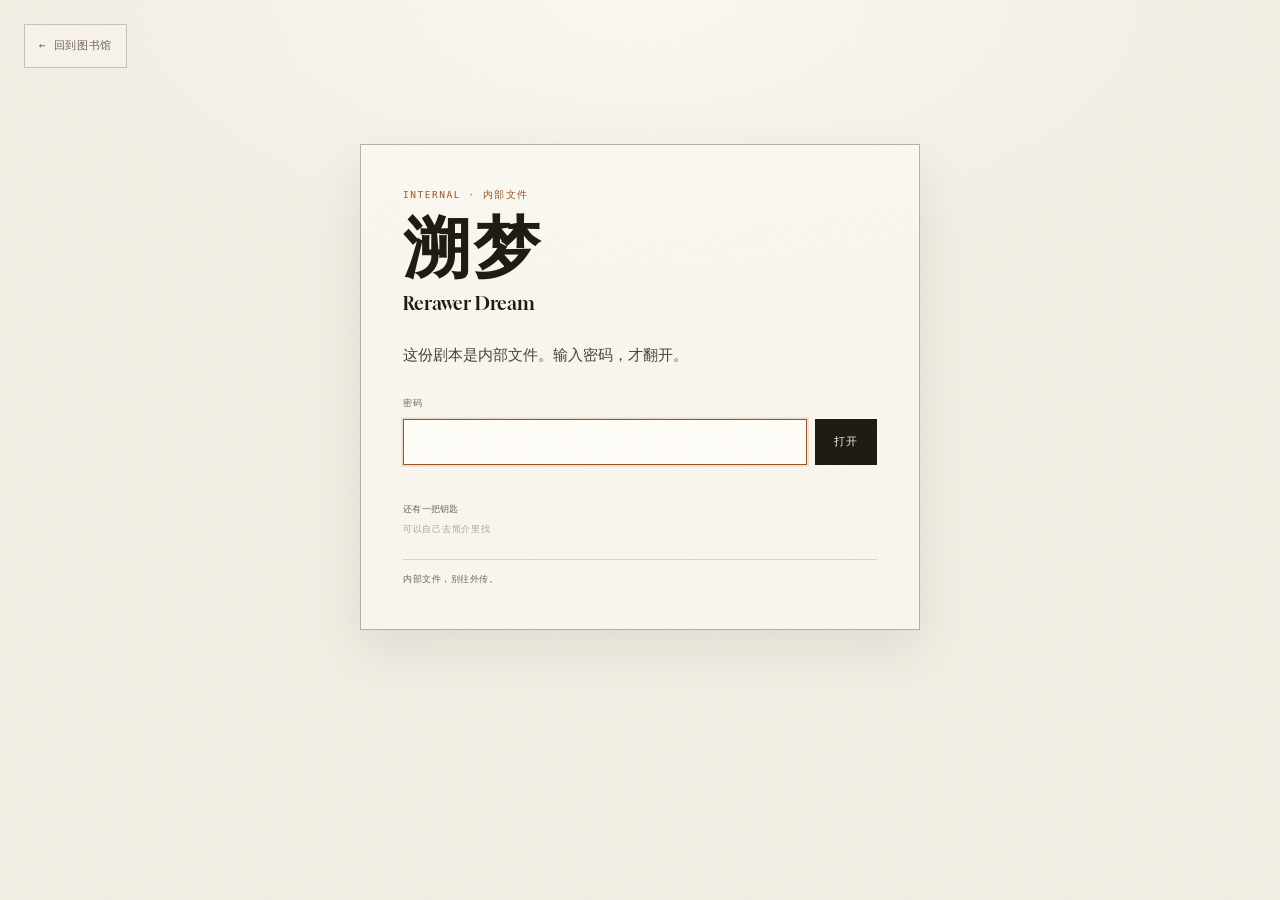
<file: library/works/su-meng.html>
<!DOCTYPE html>
<html lang="zh-CN">
<head>
<meta charset="UTF-8">
<meta name="viewport" content="width=device-width, initial-scale=1, viewport-fit=cover">
<title>溯梦 · 内部文件</title>
<meta name="description" content="内部文件，需要密码。">
<meta name="robots" content="noindex, nofollow">
<meta name="theme-color" content="#f3eee4">
<link rel="icon" href="data:image/svg+xml,%3Csvg xmlns='http://www.w3.org/2000/svg' viewBox='0 0 32 32'%3E%3Crect width='32' height='32' fill='%23f3eee4'/%3E%3Cellipse cx='16' cy='16' rx='11' ry='5' fill='none' stroke='%239c5326' stroke-width='1.2' transform='rotate(-18 16 16)'/%3E%3Ccircle cx='16' cy='16' r='2.2' fill='%231f1b15'/%3E%3C/svg%3E">
<link rel="preload" href="../../assets/fonts/gloock-latin.woff2" as="font" type="font/woff2" crossorigin>
<link rel="stylesheet" href="../../styles.css?v=20261126x">
<link rel="stylesheet" href="su-meng.css?v=20261126x">
</head>
<body class="reader-page reader-page--locked">
<a class="skip" href="#story">跳到正文</a>
<a class="reader-back" href="../../library.html?lang=zh">← 回到图书馆</a>
<div class="grain" aria-hidden="true"></div>
<main class="reader" id="story">
  <section class="reader-lock" data-reader-lock>
    <p class="reader-lock__eyebrow">INTERNAL · 内部文件</p>
    <h1 class="reader-lock__title">溯梦</h1>
    <p class="reader-lock__en">Rerawer Dream</p>
    <p class="reader-lock__lede">这份剧本是内部文件。输入密码，才翻开。</p>
    <form class="reader-lock__form" data-reader-form novalidate>
      <label class="reader-lock__label" for="reader-pass">密码</label>
      <div class="reader-lock__row">
        <input class="reader-lock__input" id="reader-pass" name="password" type="password" autocomplete="current-password" required autofocus>
        <button class="reader-lock__submit" type="submit">打开</button>
      </div>
      <p class="reader-lock__error" data-reader-error role="alert"></p>
    </form>
    <p class="reader-lock__hint">还有一把钥匙</p>
    <p class="reader-lock__where">可以自己去简介里找</p>
    <p class="reader-lock__note">内部文件，别往外传。</p>
  </section>
  <div class="reader__content" data-reader-content hidden></div>
</main>
<script type="text/plain" id="su-meng-payload">pypjD9fqtdFODLxYTZJwugnNzACQFaj9rdW5kJ3DdD+170fP5uiuSSKwtn8Ay6yE8/f4gom29TDK6WHosAIktVMq7RQu6/AO/Dx52vBsSRd45Lxs6xNCAn5auoO7E6pCY+RzXZv+SgXKxuAAETDZIqWU8fsrQrhE/[base64]/kNYUD84UUxRFIGzgxMoGi0AuYKUjmwyZsI1PNTkA2ZhfQESYwKP5rL2Q8NYnDC+h6w/Ph07jHJYqcpNfVa/93dnFbjHI9ASd1O0yZIa9Iy00TMhyOkJnlzx8SaOewvXHJ3fUjEEN/5F9YBSgR8vssOaDZdiN+OKyiMgHWbYfsoAyBtLjzEX6/5HDngsmE5eIQZ9xj0nL9C2k5iv1VcOKoKO3Iq4JA+ou3oIJ9/g85NNgVT4faR3w3iiZ411cw8stdjMQKrNwN283kmt53gH+MLPwpbhcg+i3f37mYzWKZHAxh8zMe7LcnXIQlc3exLgKl0ZlkjQDwLFhLZUjdiJL+oO0hg/PtcYSouTT5/4VcH9l/fxy0/PVPyaRERSB+JAtBPJmqPp3wFntwUJ+36RpapCuluLjKk6Asb9CWAqxc8GgbJLQqpoIM8eb/thMUClezDKlI2EAvePAhQfXeJzbFs0acxAzk8l3M/8En8YziujvxI+1KQyceMsWzavGABKyrwM42v5OaiCrvWhJ2cXdz0Bln1sFUVpymVpMWYFMmXgma4J2dZhOWxZ5aCf3DZ1oUNamqJgTnWcBrcR6wklMMyNZbBdzypo1RzvB0OJHKfPkHJgIUa691f2x4NC/JYqOWEVshujGnRXwI/HzY3YE1I8VNTuwJCah+yzrY9jrxx38EifmoqKBwZvaHZ3TE4tJob9G1Bch1A3nfuuCvh/1lhjZ4K9H7hFXFt/n7RCXOQ9p5lOdk5rmnzsu3WIfcHX5aJ5+j6318EKT4CxJfwd1JLNTbQY+4qcWqemvESYfC0Xv2V1FRLXo7n5pJlfgfHa8mmQL3KWWYM45iwrW0hlOm96UmgfZjwLfk/3xJagiYfiZHeRbc5A/[base64]/AFjof0I3v+RiT52/I1Ua0rKyW+NGLQvgCbGCwTlYoP1WTmgAZzx7+m4vYRMLuYj9qE1uKR1anJjlajUPVwcEJHh6pU/lJVBQ3t+86ZX1WwL2YOwemQ3b1EvWhLzUs/IxktrC8rl9HpUgVTu7sCicKcgGxqsqrDnxnLzSsvOALJE29vJZfANYIikvKc+7C8Rv4ne3fkNyfTp7JzeuLJ0hVfbT2E9i+QNppOYiNYazlxeXgU2kJcGYrZ5JB2uHbqmfVU9RGl91u+/dS6awRf9wAqgKAHmUTzygFkoU2xU3orox0gXWTkPXNtEmqaXpkcsWWYA/En+XuQkSZjHHHqGRFRHvVOgyi76O1m9fhH40XhyZISl6iTRT6thJKQ4BB629RDGwOspgolyMEa59UveFQrHT3yzx9PhwFP2hEFVOo1slRahxDO7nFa0PwC6mRO2gqEebs2qpumL/5sn05n2BQhOS6YtX7ZGXl16kO1IziOuoegrDUu7FS2rCr7Ou6rcBUxYF5eyIZDPEjhU6ahCW4m3SGOEF4Mg2bzXgc/nHvGyhbiCkbADeENi1IXQCD9eP9bw7r3O9kKNfqBp0unMT2eAh0Tu2OwgE/VWiSoVW6hj1pqSG/[base64]/GhHiPoflFxQXTrpk+dDT0VflehKEtPP1WLkE38Q8l98U3IWz7kalLgSlIxqVPU5yV0ioghhLVlv9RMTlk1c8CUybe6j3AGZuq6FPqQ6P4n9QgywN7rlnK4Gcsr/d7wXJ851dP5jO1g0UmcbN/NLJU9UzZh9BByY0vS+hsJWnbvf1ZS2tuyqm3oZbMY5Kee7CdB1EdddWetMHbNUgrSk3b0E39Jd+Qyq0HDQfTk3zim6XeIdZ1Ziw/BkLZKcWljfNWr9D42+f6rxNikzFyrywQHWOhBZ0NtkRsMpPaFmMr1MrpEXGJLL0OmO4wbMskgNaEA9/[base64]/d10ZGdmIaxUyVKh9VTpI6LvBW2C9Gg6evpn3wX2Fyi/WGNLN7A7L2HpwDpF2Zwrc2Ig+Gqo80dmbEf2C+gVsuISf8YmONW2T1fEYLqQTC9w76YZVWnVu/+nKHLFjPCvsVXTlMqJPSdZWlVbkc+vOKt9F2Og9GGhFJPE9EU1gmRZkaeFgR4XtcHPaHU/GfyD03DmZxOknHyM7bbioLvFhoiN6IJldN9b/Qmgr4twzZs8WDOcv+vo8QoCssVKSRHwoxVYaEubL2FoxkB7hjeQ5rtTGisz6eWgX05+Cm8LzSzrnmeiFg3iIAvJ8AChRKoYKL6Qx4uBX3bI+/40fX9po/u0doFof39Krmt5Rfj3xitlvVecvuiHNYcnzQq737E/ghLpsuDru4b/aLluQRShkUcd0TJZlXkRlHElpxk8+6eD9IfbYjEJ6BDx5HLFWUWeHbmhtU2G5KkgxMyUdPozh40kOjzRjHINrIy9QnscOCQTvlQ7Kwa6mYUxjJb1p45Ie5r0sXb6N5XmRV4zL8fo7posDrjn64oi+lSbv124jSlB9fg2dUY/RVh6qMeFFFnRKZKZeG/NLqI2dW3fCOzOmV4AK4KyiUcaR27l3oPhaVvq9OA2glh5KdgicjWAtUhZzmNF7pTbvs5Y8d38T1bIif1QZovKQC/rxA12nfKutnd0yHlul+V5IjL2jRqDuJ8zBfdwuJ8cGy8Hke9/YkQpYEYtq2SOtDbxEUrJtYqtsSAHa6Iz7VVNpJxKnuRwGS/H/2mxdOQ4AEEetXX3J66Ww+dapv363ov7AjfyC5dzGqRSbd1gYSQWzS5Haiaxz2FlgUpmkZq/hwIsz/yaLsHn26y8IlZhnRD4WHKthmh8TVSGmKCwzD5JhUhw/h8KSTFk0cKkux7O0Ch6v7VYEdTC67T4Xn7zz1o02KDYrajZbuiEzspURYOvaBceeiOfnRbC4WMdTiOGPpXTVTKk+udcTSf7Qen+SR02/aeCa8hgrqFFxrwl3BsDTTwK10PGEomwQQbaW13ALkgXDe2bJbeaj6kz4tWs08boxI9qxl52fnU4tMXj6nqAvJWZGjsgCmEtH9B8FLhBpkFZA7ojeAbJOXFmNk8G0GweoxWPMcc7Dfzr6/GVv+8SvMFWZaYUUNS44UpVImOyhpsDWR19ILpfKDfhpjhGGLrXl33EBJUitFTWsvvGB7oWba50jOyS4gf15Cp9rIIbGruS36t+UVcwcV0LpNg+4SfPeH0CBsXSzrc3j4F0OgELmBrllBkxBlfBqfgKsCOyZ8ejL5vt0rs8Fj7ioaa+UzAO2reZHwE+U/DFBRAEF5Yfiniay3xGcNxpIYF6xb/9azERQHhwaGMAtWuMybQ6ekG5mZEHESHCKdFBg5pN82XOdbG7HtxgF6g/umYdLiGRhFNnHY0kxdgLwJzuqyjmqj2cVdK4/NVQHANPJDZKYeSGWHHelNO+e82DVU0NRWzQLHe8l0LCERw7ZO4Ee8HYqqCUy9ZqjF2Qw8GUGlFfTHrxi4EDUdku4fLemZDyr8I35giZIBcfiVzQ7XklYQWllqelv5HV/2qhenYt2nuH2meE608Rj+euXR3EGT02KcaG98ANIN+XgDwQsvfna3IBcMdhgOWz1hsoGXOdw87p+/UFJZ1TnCJMaAhQNNsH+2t3487L09avXDNsh+1c/HPey00Q+NXA5ldiYk818/wX3jOJxGlLc9HNu9sjh+hWRydqCPtjOoYCy3Fspvkd/K/jex+DwUOLG5/l0Q2RMc0JHXegE2MjtLwepGifazaGvU48c9OqyGWKOd+gaq3MT4os/pmSxHWKQ/XVpShUGncXOX9By6FJQvogKz1sfkLx3gylGOlQtxMaLkm6FL2rPXUMmGtz7P3eVmVqihRFkFgvzgZzrhyEHsU+N5FrDOppMt27ObsnWEEPzwzGw2uoKqjGhS5ih8vhiGLhdt3GAI27BaPO/34IwbeswfOOI6LoMPIwRGxOF7c7iHzeH28su3ZeBRzbyTXnhhPrCo9QosgNgO/[base64]/G34jhjwxfTQxEZyf33IC+/1uNlWympyBLgb9EhaB66BTLhkzzBIpl154BsQyK35gY2fST19PSspgL66s3DO281E95Z/QPk/y/[base64]/DvPlPXoTiEnCYeM3tl/f0OMRi1PnXH8Gi8fkom06gtor9d/iPwFa4Qamm1cb0ysm1jld4WLyK1H30zHpNLDUUDnGLWGcJmDxHE5RtouO/+fF09wN9hI4WGrdpSj2VQXf9j2VL0ghXLv92MK3JHfAGNkEtzkkrYx+MlQ3XN7LV/7yI1c0KUwsS80aGRjnh7FXzcKIMCzq5Gyz5Ic521t3Duc/N3xr0Otqgd0jur0tSwe2bRldZ6p/MkRE782wwRnlDaL/uGAH481JvN3tLbiAOwil3xK1Rq64DlLfmTD+3hQXfh825skHW86bTxzI8Hf984jbMkLqxYXdA/jJB0Er5xPKOkAvrfgWgUaWyrbKtNXpcVcXM+bJdalKclDGM+MfqTPbSjgqGLzvBpioSs/yZmDQzX82cF/7so1XmDN39qZDH4QhsyYJDxXsHhwW/[base64]/23UVhj4jT3WfkTCwixTfD4n9le8kaLzaOf/NVcnixJ6Pz2QxVXi61NTGR69ce23SSY41KBXLkLbEiYSz8ueKmm1tCeQUVnsT2eENjM9O/4rjF75Wuwwr28kJ/FHZlHHa5Abt7USKHETKDLJHPUhb1qjKflYx4LakpYOWZJ0RzdC957Pe1fwlyxXzngF0tTdYETZP1QFkdf/sGxikqG0t4bFl0H1q7vg2simNF8IkMPoGxn/rNFHMeinPhdvBmfzorJFZRouLF+hnlb5uNWtwm+x3Yd5oEpMZ+8oxOmRs1GGXdivZyw5SRMPM/sIem6e8k2Y/ea6tewsDTQn1YbwKG1svL+a+/pJxzjffRN2TeoOiNMEkOmWQIWKJu3Xc7P3AV8kiV/x9M3DQzsJgCWov93qfgOPqvn6QTVeRnVw+3/8UJFTHmNf0zQ/11nP6222M9oHO8XV/O2OpxBxtGXeGRz0gO6tVf2A/HOm3XE+Wk9F1zzmnfzStT7VbSo0zDWoiN6yFgE2434ewEL3Hi0ZBVE5oIND76LpKaiurQRj5KF5ZWnBqIqF9Gx/vyOx8prJtqnnuIyLo5ZitHlew3YgW47iSGIxAc9jar9sMiz3u44M3+onLZHC2hoFnn0CEjo/KwuaakhVmJYesVRHSqXuVu4kymDZPrmWC/yBaOVMgw0MX9Q5wLuI29TpAs7LJw19VcVBKJPhO5wlUoo8aad1BSiYpslEBRFoEV+Eg49ymjFL0sX4VmGOOkzeCG0e4D07xjCmRnKEqokiV3RRLcIABO+WgQ6OclxRzt6yQL5zgNaRIxx0NgNn72fWjmP1Om/[base64]/bohv3Kl1cF8hD9L7aJyUd5PKEXWr+0cTsX8okNk4Ydj0KaggieOPgdMn4QD2igiy7Kh2hznyQND+9WRWl7fxitBs5ZkW8ws/0dJiP9GzF89sF+tGK0S235SOhIYkysud6VtnmJ//gabnl6uhGzJofsw2ujRF6OJwAHXO99Jm1oGsu9oIvMDHHWdm1B6imLyLMuYPqh/so4KDlcqHjm2+u+ciGCiZFCUX3w/ItPJJ5/eWQSYriwynCeK8wKCqC1yXA4q9s9WhMA/uVsS6Pnpn5SzUfd7eQa4+jYkNphMIMBVo06vWh9wZsgLvKckdh6Sbi/ZQ6eWeIPvXxUUNZSctNTwETDSTAVd4vcDCstZ+iKrNwIieN/[base64]/VHQ2MJkNX+u25wUXtzj+y593O6zqRRUzp2UM+dSGSiuYlRUav29sM2kFMZXPeKTY8CHHOAmHPAfH0WupLxGL6ZZQuA+1jPqCs+R/Zry+fOaD7ExtGSIDO1oVUjO8IidJ0Zp1E/Hm0EHQjnmps+TxSbg4Sl45DJN7D0qlEmUZ6S91sF+8IUj1HJgxD7E0vdN2cVX1ITTw9aDl+J4P5KKxd0q+24gkRXXhKiidUXpqW1fzr5JDachzW/VOy0GWxxV0WQDfmN0nzqs/bpDl5of8cWnOp2HrAUCrUdQaXgEiVvxNuTJDQcFyDjYLLVHCaBza6ruotxhvNPOQ92OpC/tneKbjk0D3WDEHRs2rvnLh0d3RhUSlxp/Gn24QiaCnJGNZpr2sLeqPW9gHKu/j9yUdI+oIsI2LGS/fP+ki58yu1JmQkfuHBoAFCUqDCGjBwiVbQxPQifiSxPuzothHPzTK1ME/jNpx5LI4eV3bKigCSV01zh0H+OHPsPmde7G/ShtDbgl/fRtThXvuuVE1BBZaGy7YtSAo/PcitqRNcw5Qotk7emXUe4K+4wkWUdGt/1P5aSxb+u7ahNQma0LjNbpKovFZBVGSAIPCDYk/myoPzSQ/QjLW6KxxSOn1D7OYyA2vN4+Rl66NkKNQagjD/BIz6NzB/Fc/4WfEnYqSKfRKFsIrZ2QLcKLnzeNg5voyXMydoPocKytlbHIs/g/kn/QvtYImoBMf7lbAiBBawnwKXdSRx4STAUfU44a9Rfu2b1HhT2t6FF+hwx7OCWXA2Kykm/9fhzau6Wy/w9UJI9Q0ZO9zMI9rzEHZ/T9EIiNNyNK1nxWUEG/nrOrvNNjISm/EQJG/93NtXyPkpAg8dGvn2ndAc4VRvVh/l9Wdi88ueeJO6WypgMo/DnGPJZCPM4YJorEkzx1LF452mDUGLVb7ERaiPguE33iv2z8/RiCNpqLMtpRzfmq+By7h4aQJB1/1UGa3XuiKh1RLOM85TPu++n14ZnVOpIB6AJtf70WHY88taYrDWukiZtSGPt974OBK1HkjZqgG+/[base64]/sPs42HVSxvBk82Jm0b4ShF7kx5Tz0+Yluw5F5AI1a8rQg/yAsw6RGRRZkMhp46P0yTUI2fLcJpuSTUnxDQRRSzWlqYa69K8PTREK5D0nm7qzGl+RmB8GEJVWWaHm+1nf+RvbIJSJiLfgktR2ZtscUH4EHUKSf/G1jnlT4QibrallNu3w2hk8VHO6f9Qi5IHp5v2nzWwYzIIzf6lJ7ZAZEVAKm4SVqM0aV7+lqtVLwWcxcqWIZ4NdAKhhcvs9EJYSiF1vP0A8pNgydjcFrvvNL9WQmUEfFC33QxPDtcIPPC9Hy7Ut9C8ixT+nhkKZS7lfhmPBwDcOgq+8+Dxdnrfu5WfPE+2iO7G9f5/UoTqVSGCkbZl0ZNiRemUGdCCWTAsRUB7cVhLntK5WxA5f1SO0/ZIqMNGOrSe66Z8zOv27KEh9SWqSQKhdXubDUgKyt/CDl3Z+rsewSNQq47apNPy0c6OCcbLPn/N9QcYW5vwu9+EGlPBys/q72q9yR7qnlpJ5tmU1F/onDLb9W/S1Jr2yZD2kH1PXmJcefvX57MovZp4JQnDaeDbXLBmmr6v4FKzHE+rfxHwtDNnY37xBX05dSVO78Py7Y6/otj6mBe2Qb+cEatCZgLVyfFwmsPTVcCOlr7WIlR/it/td9vtwLV/C9hZ2uOBhuC6oVYQYPquylxoRVa2cxdkzoZNWokHjoVBM4XFQ9CfVTRTGiRsGNQk1bPQ3TkKlTc2a8v8rRYqAWHy3tVxFW/uZiKnm8r1VPdKeU6XdXbT+OscYpWroW/CCHnT35x26hdq5YtI8DoSUnXI1TbobMt8gznjrlnavgdyCOB/oV04vsTDyJYMkk8sRXWC1KLGnr8bRcoMuimn12/+hxT/1zt/wA3BoZmsFnPxd+N3agGniaEwoRsGagpDuJ3DWQosK2DisscdiWLlVTvhuECe8vDmdd9WlBTIq5K5I1+TTbzRB79ng+WbU7sO5IS19FMJNKlq6YehoubZmWc8RcbSQepsYIvP7YdNigpfq/dOVUtmRM5aL4fzF8+vxpUWAFLHn+sykOnITi71Uj9axTAaU6H5VThD1s2ojdjo2fQJhnAXLfd9LJb0CuGyuGFN9UbKiNxocQdj0nB6j0cixH3KgnhR5a03xkFpTba01l/JygQDYmIDY70j0uCslmExkH5s3tn2X+gjMgtY8SKaIdi1M7l9hId6vtC5pbQ8v+T0h5HLyjTpNBQuk67hfpUO+W8AVGidn9s9hrUDCPGLuKBKj/gReqWHwPBiWODiIy8NF7veDMU62zokRLN+IQisBmzLcBb8OtSnn5ZKUOt8ZywxHenTbPL3cqxOenWxdykm9RaAGE7qaYuQYB2pP7oGszCJsjKH2cXD/UXgZReZj1zbjPbzLIXeQOzwV8BQ/amOdB7L+hQ5WtLgouub+gwexJ9xw9WfzmhwVOIsH1k8Ky9qLyKWgDnfIeWKmxG5qhY3CoPOpBCL8PV79ioFc8JUA1tYKeLYEj8CJRJInn+5h5RORGkUA31sjAg71Nt5zgeepvGX5kxfnMKEsghkexLGVV+InC5oR1TPrq/ZWbHThKvwp4iXLpozaOnwuGXTDJKqR3gMkNLcfvm/cc/8twNOTONqgQgFyR1kZKkrCws0ES5E6ytrKM/3fKK0yuIacZjMBhkXJ+EwXxSVpi7kwxQHcsxM/TS/chTx9GUy131CdEPHKxybXJK2Z75/nHKe94GdyvosJs719DuilcVWiTjIeeCf2n1a5C6wQBaami6guNfN85avPVq9SIZALvZWnZMa0joavd1IE7qh+6DMo7oVXAaoeIQzJjYETSq7yle62ZfYaD1fdJG801Fi9iKt6pU9702UfoCXl/w4XkvOti8FTYe4oBEqlBpdWytcKk0eXgge7wajtwGD47wY9O1mlWH3OZCAtnEwKcLnRorMSeb8kky2KBxB+xdiXrHcmrNrOb2mE4Xksd6hM3j1x42Dv6T1ZlLyo06AwlmFFJxSY62+L/s4beGIlrag9tqP86Y2eO3snFNoVgfDLxdYpiV9aGfw4k8J9Ssinhm9s8le1S4+bJ4R2XT6SJZxvNwf8gjjiy4hCaVVNP2OwEJw6qd44msBAlUAR56TLfmwQgdTszbY4ssBQZIOF/vKV41+LRC1doulpYAnLvkEhBnjpDepuJXpijXvKlhBRreYFWsAciamN2CzLU5s5DQnDfWXWP+oHbvPzPjV8IR9EfAVN8D46IsTXp9gFn5WXHL6wGFfNzWgYhQs+/Gdl05fTCx5wh0J2NtRz/itznEG7oDjVTJfMjoNq0kKnL7tSQN2vy4zaB5Re3iYaf0hNIxMkAsrMpQ85/68rmsUURkfCaPvqLcmbGpJmIAEZ1xKb0QHESi3JGUg9jjVLTE+vveXYr3cxRqk9oizl3fVB0cJFZhcwpH3XwA29QW3Bkr/SBfh1HER63zkImyKw32RCZq2Aiwuq5F/ewIHPsp4dWDytMP59gwUbgrXXHK+jl03dQlprNWXqIb811Wpwys9W9QY3FMYFGoGKCRTUDGUCqEH9OI8I4lu49HeL+KY8j/LmXMSU6ZR1SF7R4C82K8+KPanOMN7KKlbRbGR7EktbsQTVTYdq/WiBD39pEpnBFbPoIaEzann+HPvOytg9gFKVuwRIvsTe/Sxayz6MliI6IBDBEFcctRe9gGJsOc/8ZKr2MQ0jM4PKC75LdEHupcj97MN8oiQtlMVT8pOOvoDeKPjW/[base64]/H9mPigUFX8bSRbONaMdHQKyaaLEzzZX83cghBrDg2z+QM7vr4UBZPm+AB+KE19h0UJMTdPRs1YxKuAJ1zHjnlSysQ/0CXWHBvx2l+1kDk+Zi5Gqhu+TpwxaniaZlv1vyTRw7rDn8JSC9cgneLe9++8C1Jp+AmVgzQvOZIEIXc0oVinYUzOYvpPIeOD1xOOIzX7LEdTqjVMi/MD+aGd6edHnOH1k9YZ4OFNxmV7Xs1XQZvn7Tk8PRg912fdXaA/CzUXXkG1q2T66aTeCHW0zVKRZCZ8//v+FfB+zdEt3jX2C1v69Z4koYLr004J1q49digJmP0IwFHyu4a/WTZt/J/vEXig0IKLEvcAXM3R71ydLJRk9tZ9g88Vtd9LUmmZ3Vrnu/rY2NJpX9F+vbTPWWj+PnngnGU5qGN8OgNWk7+fxNQclPVmgs0XnRngp0W+kRmVcmuB0iaROUHtwmEIVHkdnXncoMEq0eveRuYTXezBP8Wz6v7891IRCQ+9RIqthFp/TniX9Fq21Y/OF4kNW6/lB5cYmJahNRAEJ0G68rBchuT9ZWunf4N4G6I4/bd0HAQZrId+cJrjs/8PTWNtrxjUR54saV+Ic7Z70KYUTZRvsE43+xujJLdFJ52wll9R8qcJxR5GHkfJwLAuQFJdtS6WDxIjBf1WtcNR9UfWjBuW4VBy5oqqmgQCkeQ9VZPtqr2BS7uqpCBPN0RmkNQa5DDRsDBUyinAm2DguxRfzuNMIDcCY9EZNlCQPWCw6/7PSXYKQfwrwGvbpyF4LHrbG3tTDJzK+6jUFvdH405q4KmAqiP4hGtFFTnmr9u2McSA1yCJUq0f/eNhE4xcb57xAEIWx2qNBYDjz7TVQ+C8f+b8h2il0GiyigdOZoV4wCXZYp59pWw9SRd3iUUbX43m17AG6fDVih4+TcBpdduHStxVlt8g4+zfUISUsecSoXTE1EOaVetuK5dM/jTlYAZd7u54cYFmwPX1wfpiTRlteINmbAry827hjhrHACEHn3w40IE3B0l+N0jbCtqeqE/5J3FbMyqaSFLm0frR5EKz6NqtIRbCEFgx35FfD4QCFEtKGY+8v6dXb2yiBB+sucu86fMJN8E0ZRQipQcmQljf5/sw0Idx9BtG96dae8CJpf4juquk4uCxUC4U6NbzJbn4CYgIA99+5BJfecYnOSzXftF28YtQj+Q8xkNRDJSL93L4imNU0YZBUtQfEpW6FICRKxMv/iW4J7LQH7kBwCaKEq2XuOKdhhbD8xPdiGlL/Af9+f9ZPvXsgjfUQj9O2rW9SHyyHmsB/Pty2SjF763Iv+/vr/o3l9EOFfK6kN+eaB3WtQLnfXBH1Dh0eYosDKsXlCtLHIv3Rkr8lIFHaJXSr2Zb2a5O3qIZzaP6ygqEX9M+Zsz28lehpwtt2XmU3gql2gI3AQCpqVuuLAkJoPifWs4FX24JmSpCuBhoIAGAKKZ1dr/x7Reu4NXErA/LGmxFAxkT2qmnxYsT7HVUbhRtpvyajrL39YcrVEgpMWPUNseQzA+QQuFT7+l/T5lmHwaxf2DBxT3RqF9d06towLeXBIJt1O1cFlzakCn1Z+g8ydCkBZOi0jGUu/XwcHczErE9WP8KR02NaE+9jQVHcSP4GRHXdEIV9/xTV+o92NT40/PeILK7aWlIAppZLRpI3dZ5bK+3/HmoF6b0bcdmJc9gFNOzLWeVdwNF3EK1sNRbuaw9OhzIOAH0tQfNnHWnuBYRRDSd6mFaPshdqC3e0GjkTVU4k7aHT7HP4aYc7z8n4cG/qJahhZDpBjpVkMm1v2ckVGUn7RbZuzh51n7ZF+P3U5ypBM0C4cVIPeZd9lPy8nKD0KjiB8bqjwokGQUYIHzMyyZ7xWB1r+mVLPb/YI8MsofQCiklffcIOCbpZu2M1sbU+/[base64]/eAlHNAZ8j3W/5rS5VWAPRzq9FRhc98sf0B0YG0cKx/ii2QigstED0P16GbczFS7jwRiwguUtPYVY/xss1OzpXtJDm9aPkmegPj5VN/LCMvir/0kftBfpDUZBtW9GcRZVBEi0quShPcAsjbk5xKuR34GJHmnuJ5IY2B98GfmpdbgZNqABueu/6/7kZifbcjdZheKT/4y7iKvFWvv+Aci/EhaCby9OSmfSCAlCivEuwI9yuclI0OSksJitg7E7Sx1spFgU6jv5slxrD27bBTigK/AOITXlL1X+joKVLdFs97YIalW+8YbiO1CVVJbbuhs2RxAa1P2/33JwgdM6vRbhqcfjKRXJ7JVL6rOcgCo51+kXiy+pxU7SsenyX18LdSErKLWfwSAQvVUc8EE4e7MUu8nxI2Frr7WTq//qIuqBmbbWLUIdE645t6aN+zC4jgIowbHr8ENVlDl2jUqWkcycTWwr66+LuDktIWUUKeA2MnjTXYEuMFLldOqS5g8sH/JHXOT17M3A1t7gU7ez9qNwbRFTdBlq2P9Os3MErBN7HZAqGBl7Om4Fg0q/fS4QEgtAbMY54EVA+KEaYsUO9YJQ6e8nbV/QW/ZXwPDQ5KTi3e0azEFr2O/sSDj9ZyI9wkqeBI/nCqrtAyCdL6TSe5RdgEvl9JOUFqqGcNHTfySmFYOjyCLNu3yiblD2LaTe7r0sQQOhifnI7GH0w90D2Sp2KKhuQMpYiZF9d9bg9IxYvJ1z3SyT4qtjVa/IPGbG2ejeolsggtQWa0WqHNfIKmk1Tr0Y+upWjNaGgenusOMTgIhbffAR0T4Qngev8fy/IkeSETBS6RZIS089qoOTIH/tpBlR9EJNK274u61nYQGNiNJ3SJdSH4vjB+dg8cJ+DLoauOWaSll1CBNoKTd7FSdtu3sydYjWacxTSsVHtNfbd5DzbLFe4+MAocUNJsEirnKFnhdNdjiqtQ6hGqPwJUQuREpvrlYncaj8/NmTuA5FT8kaIt5yQgxtyzTaXy/Zca3qX/qW7HqB7HkiPIvbSmb/1L4+V/b6CLUAN427ymmcSNffrZk57P7tyCY7WqeRcDoxRFC8jhQ/RivoRRMICNemi0xKRUIBHqX3hmbVmM6idSue7DpAQ8TffY6eQ7I3NbC7B3sUFHpYP8oQqsJ63ApPDotX4qbCdy173SpjJgVx9/EAPlVoJYIugBoyXvj9ZJQ5IxyDaKxECo9WKA1bSsD8wPkMmlHBTTErFEyvxAT8rJld9w/NU9MbpGC7eH40TSapjldYp2Whrd5aUPFDs9Nf+E4gJTkU4/[base64]/BQw04HDwKP8TzaveJ9KwDL/jVuVU1A1+Hr0CYeojxTxWODBrZaoYqwSK6KVOFDnt2VKrrvGS4q0F5+upUcxTmySPcCPJ9k+24WE9cwdqGTIZZr9wdm/xsqLErcK/RlQOXMXpryMy20i0ub0jogdcbiSw4lkOSPKGzgylkFuBX0S0yT/3kgplk44aVH7nLhEZJmjlq8n2W6CPd9N+Gc/WV9ldATUuuKEIajcP30//L/YS0EoawqFxboJ3YeLHiPzxkCcFS8JsZSGGMxj6HAVX+rsocEqrTwgU+W5p0CmNSMV1oFgEBlWru8Va8n78MmulPXt+of3j9D+NOwp2+4oI0m453fXR+iyF5DjR1eUwU8hFTClLPeN4IQsxfWEPO7nisPyYh/ZpB3QnfVIS/NAV/ft8xgNySMKtkDfh8oUycQgjyJRYr56Db/HWkqNqgEhaNz+gbqh/5I95jdChnUMre60hMZWtbKEZBxLJJWnin9QmkhagngPX6IuPt2OPySH8hiYqLQHffDXZf/24ys8b+eQrmYzRDj/uXR3ZO7M/wsXAVC/z+QyR2h+XKNggA6oDYPc+Su/p76f0b9ec4kco6TJHirxYX5GDKBKeCVDbHxXi3aAdv2BAA9l8xIN5gw9y1rnyzL/f5sJSkJg6OSGN0jH+p/sfsWcJjYEsIpqqJnA2fURg+JkezT6aJkY0MU9xlH8v1hxz16DDvI/aG18h4MRnD6pV6le0M304/5FSBDeq9nWqJ1d/ONzMS+FXdxzGAdicGBJ93s1qtCnTwLoNPdVMsuy4ihCUwicSwXpkDA9SUqFgAZm007B1f90CSpfz4kBduLn2GDoFW8VoBzkFTyBZTnn6+oxfW5+ANvhZVBnT/PfliWFq6hNm64jp1cPJmqXIfQYN/ehKMHHd25PFFn7EpuT4U9919yRJB65ADTLGP4FuQ4BkWM2V9CO0caiVAWAoN4jmbPQyQjTczPqfbQQCJAq/rKDKQcAf7cpyduAhaZAKOi9GfTLLePVVFDhGu0y+u8AiBPTGhzsOPxV0jlbqUOIEFRb4sJO469TgDjFoyGpzLbVGZFlhk91seXQcUSwVvIkrhX5Rl4yGfFjPv+d2e27cbXrmrqjp1rzp9p/IUW8knUJitXOnns17kVTwRS2tYv5okLeD8b/iieM+o4pzfFtIzsFOOhU/zNmddUpiEcoy07vqBTD8kVqX90G5zs596ry8WMOfW2XFA4qnICtgY1jl2k6yZTDKI7d/prQ14QWKRHWkwa3VoFJiudazneeK7Z2HPzBkmufwT3yTtNL+j59JbAdwhHocNYIaGZGtlZ4vNX8PU4r2rBLq25Lv/gtdhZrPFxS7NbvukD7plR3MWCkx0vKOrXW2HasDpiHXTuPrDcbYhplq94myqilyRl+aAE8nnQSJfjdVzqi83wiSHzYGIAtVa/++calMKhnrrkV4Tu2IpavugqrZNOnpN0w1cpQKOzXicise6+OZumV3tuAM+t7ydMPnboJGL4vAIEOdpr1znm8F4WMx/O0aN+HKnJ1YmkMNtM3/a6F0Fl65pHWnqNtEyGa1Q9nvvf6+7JcoDiCcSCJAibhpetEPGEsWoIS4kqNzEN9VgMDVQY7CMbbYjuLSuid0hnLRNPdDECYgABlfcwpnRpQ9Eweu8bajfj3jgf2P6eaomEagwHvZCOh/GxI3iFVNbOsWtClDsoFOIq3eu7XKpr95GSKeLtLb+exQgnY/741nJ6qQ/Cvq8JsSnc+QvrhYR75E/kfAJCGmE2ZPlnN2p3gAqf9ZF/xqt9ASzSATMOKAtO+rKMRL/i8giVX5dQ9CRGlw84feEOYe7iDQRaFufx3vCWrPZdgrXXYf7tBbaiQgjlA4N55+LWP4jQVZ2VxJToW4xwE4LNMzD8qynYCA5mLKAQ1sZkF62XBZqygkkDNq1C9w2fvJmBUO/KdL4BO1XRvYVh4g7EqZiNYj3weQERzgpmFyeDhbMLjEGb8KnddAUtD/[base64]/vcKSPjhUq2V3D21xbCPG8W1os2bA+osNLtecpOTAEDbeF8PuSKIZaqYiPUnoVYWAy0Ml/Rz8WO2SFCGlFZHVCiGVTD6vPX/W9lF7L6ESd8siKCKBaMuC9M1DTJ0ML5HC7pBDUweHZEmVr4jJcZzgsyOchpnozTa460v7iaBr84tfLjqgpTCugbxiKe9x8J1fL4QShfYvS+poWLcrdTyOZJ+c0edEYCBeGNu1FtelHeoAN3rsZJJ7Pp2hdXMmmfL/boeCSt7Dy2hpOtytsEQs9PtVZWpgMN34MC/3ChZDlqLb+Ily+uIK44dTy+l2cxl+6Fjj1LWrtfSeUPm3TaRp86oK4AE2lF6q7IUGm0KU2N0AO85JuGvgEbt3EKDytkpnL9cBHV7k9av2aluKnFgeILlUKsmqizwjs9qw351rw+6xFIDR2W6l4xB2ZD7FJk0Gcj56iMsnP/CW5pySIeYlL4xW5aHiQ2ViiH82uap0uyZA0Cm35lQA67AfTOEixqRk2IeoqQRwzIlqTRO82IwF9DPb97YH3fOZivP3WlVFagskCp+lIANTVGXpMK4kuwIp6xJBbH3QaRVbv29LQR8UveiNu2JJg/Jr4ac3AqE2SjitpwNYcAnvzMu06459nG5xmpSMoUy/QgYvczwDwNbs3G22GhCowIP9zzDssrox4VuyJ5RpDGA2/F5d/mbcW6WVdnMLL/GXYLj5f8UMon8T7DfGdjyz5EfU/pyOikzR5Iec81y9vDpyE3OxiO9qRWnlEIFr1HW5dQzq4mtMXWxAgcD44bpp7IDhCjOljdXA3H8mJeN6gfSeBSYyJmrp9TNBIRFxGOroYgMatDu7ym9LKJzr+LvegraMUx2/UdePfmgKNzQZbU23/XpZbs7hARkZ9E/xIPQ67IBgUME4ZIaZL/L5IAqvuQM3z28orGGQ+yXKFmQKgIATVL7XT3xpCyigSQcBIcpCR/HB3fyLuCc1RVwYdoUbXaDZ34zqwB86ITiqaPv5tnTxE/gyEqZmqCC6Uwp94M3K+icawhumaWcU3hSIK4nUXv1W83l+suKrDrsv/62mLxJ6zZdCg1bjU5Z5FIY2+nD5BEnNVrprgjHDx5Z0QahMxZyPkd14WZUMS6W6Xj/BRg5qm9qVSCjke36p6RHryjeSOai6gkCgsvnN5isWC7/UXiGXWyTi2veRKdcMDh9rKlbqil8clVGMaUb9bITUUshmn0YzAB11PwFTjb1T3j3/B7oRPjrAv3AjQG2N2PFuVuYrn+fEnrTocNnld8qGmb2EnhZruX84qN8+zVYA9c2PZrP9lbZft3j23MPJhIr01bHqzoJE6T0wPmOzU/agHgjY8AKLTrafDRI9tYsufpUJsEbZdiHB9LuMMA/MrbknpxK0LqKXhCc69cgVdKcDg7f6zgv/Q4w3MTfu47WGY77pVn9Fv2XmybDzGov2Gjzhygy4LfQQgf0659sk2vQnWpS47IlRs6OQjZGT/KSpy9p3qozF3L32LEeAnimrgioCCZH2Q9k4gFeEvpRbOvA7Gsw/JIbzhrS0a+tFpJiXHNHKdAIN7p7BhHRCB1uh9O9hDIBJzAV0vDQGfhavjX6WR0Fw/Sl2HIY3ZyffVG4nLuqysGaR+WuIVQdoRRtUwMwAbI7EsjZGD9GqFwI0JwYihja3DPOE3jgG7Q5KgaNNdtbJW5a/WlCwtV2xM1eHUgesgeepltRBVw8dm5fZGfMqDbEDr00Yk5+7dO9YXD/oUsV2g0xa+vPmqUPywegX23REXJvT/l+LB5BvDWUE8iTOPhJOgTS2slqZJpOJT2GlcPD7ckt2+lglGjhCh8IOq4A93cJARHAA4nAGHpEWPpHPpEfn9TIFJitmjdmSJKQumNJMT5tAyH4oOLYOpnV7yXByVxPzNl4EeCuIe1SiZzhI/dSOBLOyINEJ2oh91tnFBWHWcdTXBu0Cx40OnZm4+Nt/CvNY8pbukPgjDuGaw8AR0AZ5JEmJaTLq1oN0RtKIaNyV/iDlrdeNFOXJqGuIFn64LbowFbcfq7817xiQn8M+xGnQ2o0uhQEc1c67zL/CdM3lOZrx2U4+xi2Lsdu7M/GKnjMkdrnKlw7B9xgg8RkpPpzWyjJsPYPWvZlRmEbmNJwtcGOwToburvyx8KeDV0CkUiD0XnI4kpo1DhblhCMs7BR1d+QLE/uEqGJg/DPHYPI0Vk2YN0UEkvLKTYylszX0SI6pb0tMOEmt/kVJA+X1Dh5fDxSmfotwrvUJ6MqJYhhDthBw3dfruXbhR68PoC6OvfJ9BsG9jqruJ+lrpCUCnvcBLfG3WJHjgC4rq9lAxy7969nzgcp8KRYOcLzFfhyGqmZz1q5ml5Q785JmLEjMFHY5U+D7EwlSX7HCBFmziaq0rqGdo1m/EXMA9PjA8jc/BMwsq5+EQahty4EuGP2mr7gbbt3gXg8BzmLitleMj/PwLYdDucWluXnxwMkmZB27Y9F2a6yp7Hz0iRFHYmHRWlj2nrm12QyWq+HMzyind8Jyb1DIQ2pIOPO6V7rBaAahBvMsnnev3nqV/arUTCDRPa0ui11ZYmf4GtNnL2qqeB6rKpBh39PPcapNOqup4X3TSr4bUob/nQcyG8rU2rAXKVt+qko/KDLijNEFXS0si6k7hskZjfjLe5HHcuISk0cJ6PyD/OX3vOKRMvFKso3mZ1tyEM4Y6x+ivpXAZOGJUcCn2GTYhKO/aiZqY9IoogF+2NnnKbTB+mW4DoFPYGX0ipMlLI3O3DaXRCU10SZjrWJcSApkqyx3GoYPl+DTMXov/Jm+RPq0yUvZjYWelLqfYb3PIsmeEWCNCYdUyTCnbl+qRMkxy7spIxk/RwhIJe/YpFh4+wrddtRMD388XPOd1sJlzhEqUdy3iREat6GPbubHZZCG/x+Zlo9lEqj2vBM6FV+vukbvnOLBRbH4q9Q6yq5Nj1KPXQaC1M4w+PBMsX/m1gEdXKHkOforeL3vyMfckOfOP5cBKZFgGuYdS6rvNPOJ3XaBkvi/j8nhXxjm8f8ta6xNqdVgh8/qR9HoZUi2ro0aXtlsayaQJy++n4V2jNRAnH7GaA0qIRkKU9lCCuu1CFmtTMjAzgr2atOK4exArm8ciNqnzSTHa4GlME39oUK/kpGehmZjMT9adN9VU3gH1/[base64]/GTQkIK01eWqtN/4EhEQM1S4eyRqRbhOYaALkxLl33RtJeAymSMqy1Qz1oF/L1m4LpJYZfYJATgSFibl+NqmORnNgaZCjOpZu7DpJ7qQmlkCQshh1HD6UoNlCSMym0J+/zGV0YglMLmN/Z/tuZvanHkN68YqqjeYQqR5vb5MiThAhO+U7ev5KWmmnoz/k92P73trzyb5GqkLmlaC8I9UOJtUeRcfpbFL5WBro9N8NubZl/LJcdPnAdqpMa4FtHWWaU0vJ+btOkFhfSZ+0KTNADCakzfiAznQJvKhCoQ4jwdE9bSbP8Dv+uGt67OhaJPVOlKDGDoC5WOhIFXocNCyQRzRNYe0HgeMOzUpL8p+axY7vRsiot+LzFWZoK6kJcHM5ZEVZSZPIM/6B/Hh+LTmoJPdVe0LQpOgPYWOUKkayuHFEyu9VKldpXkKcgQgumCZGqXoxsOMzjgnGWQqfjmCF0P97M1/XwdsOYNlwo5RvwvR6853ZdyXaAktiVBQc9iQrmzKKjHLXu7twG/3IJkjaTfLKxnYQqwuVmVF30fzymHfcYbxcj5rj+3oi1S1BUOwsKODqJuNl8HZJ8VW5glalC3EI7a6NDqbYQrSzRcwjR9TOimUQmoG2zpjH8kkEsgR2O0xT7kiroqJNxObP2/FDQ0cvi1oqsRm6s5/1MN074qCFgGyLNldIVE9CaAqSDCWAicgdwnXgJ/z6bT6KzElMrBLF7VZr2lOQY3RuYO/mHScMI2+9FjruOOnV0rxxdlt3lati/VwmiVGnqJlld4B7MDc2E2kgODKZLU0m2B1YC54KEFD1pSUIjCdPh4EN38g1AzJqiAEpSlrJbDQKx3fCs4FzoqplCc2hDe1tPALQQT8Vhejiy0OYk4Oju5fIqSRaWeyeWC3yWLCMBStgT9lRZEMYGSGk4BKfY9KgRjMWUjados2rwUnLFqz4s/Nu9MmZLzegnLfURQstJc41ehB6lN/LsBqVuLf/W21MRAdkVIlnac78g1VA8k9f2hIrT4uVrddkkN/Ceua3GVIsgqCieNAXgahYgqUB5kZCu+0Z9d0I4xl8SQ63vf0O4jjmiS9xFJo+rLTG5lE+6Huur1/2hkB+llZWfykJjb4lue7R7zeegfW3OMAH3YqikXx59P1Cwu7v3yd7a7Bw48nebI8wSGF2M2ksLq77LvENbWkqTdf6dtjsnAdX+T2OrWDmhzWt7cW65QiSPgTALsjpCKObZIbr3uMtUzuexbzcH/+QPWYgxSrxJq+o0Sc1InQnvhxA8IhFdQ3aJy9P+U9Z4xjk/[base64]/w2QBipayYbhsw9aOv87BWu9LVhoIR6as4ia3pcA+17KJ0fcigrrFTsfTyZmOx3wub49tiJmwFqmgYXP0seT3i7qJ1tkeu6ZB77cptVGeIDTOGywT/ICDShFGAjAlVrEjhYoJYEWWvs5HYYOJw6SohFoR7ENvFV2eBc4StK58icO2hQyaiDpyd1xSVYKcZJBfXaSPxE58XLOz9Hv9V5pjY/SA8aS7aCrdUn29Rm9SIL0fKSHLE4f0hKyo1b8RAieKXA0gksQ/6RhVVM5CJjQrcHMQSzh0jw+e7PiblgEpc+XTRhRCpBIYagsCQi4bzpMAIITW5W6Did4vyEHQ/C6cPlz3Jtm0rt33UrkaTvLmuWv/mj2SLdFIE+34LTCnyJ4hgt/Vybq/0NZmG+y07lyFdF/3kE9QDCPcSNX5l7ajh1tgKtirIIpg82qqsMNedOwfQi6azkGvI/04kpxGkKKzvw9k1ozZ3zUP1qYZqKRwbqIzn3kaHy1j0XhSM/jpQBMYmuLxBiLHV4o/SgOiXmUOS/p6AkPTHC9FE6/pVsOE0usktBn7Ek/Uv8WWG7DvNUE5Gh5LyXx0b4OR5NKfuJViNSbpnPQAt0wLGvMt7xwSwUEXDbkj/xcJzTnu2+Vu5Es4efbCee+HrhtJZMR1XlwoVRJxVrFnFdUL1Zb83JydvyS7jaaad1V36K1ld5FO4u2MyMtCfI990oQz3X5rU2GGEOQLnhY6qT+fIIdjPNJvcCi/Cd3hcUlooTrkpdB/5l+ira6frZKhwmUwFZR+XHGUOvrfhzZO3CqsSEgkRen1K+Fim25a5eEDxwTpIjkXbbC5zDoI/WdhVTtrVTu1ccllYcqPTQI9cRBdNO6+LFCdxEjSSuQOAIcYVKqr6Rx7lvBObwcrB0RnRv+HTXraWeSW0FPjuBuqMIdTc+1jsO4wfEj2ae+YeD++NykYx5zwQCarfctUC/xmyBSygX421RG6WO2WPf9QdBSXs0FRcqj+Ms0GBfOD7HBJ7GsoT6rKmbN+OsJy/Srv2AYxyUiLh86fJOJCbb2TwfAHTf/+ZbzOFy7pOltfZZH6FTTtUKjMFKzDaaX1Exklfyv5KrF0KrsJoSm+7SsguWMEgC3mVgDdVOnkHMo+gLARta5TUWzvfLu4pQpEiryq2wOySW9HLUNcm9AJkraDth5YG7SpJLRD2sH8eUyV8uUEX3mfIcmyHYyuQQltpQm0DKt5EppI3MR6Rf7F8IWVbzu4zihw7NGw+/ksR9Vr+ZlRgxjequuRPZWkTjiHXYuRsMNX5VTllChBDjaRi/luf9bmEgbuJSsjDyQQGZq/fiLoREwDkCk/Wv2bcUrfCmO5RHbGIjUkGqXQVU5onhRjOaGEb764/pP5SY6S9aEecCq6unrjhvOB3h39WBYzesgQBKtrJKlLadrIrS1jhj9NXp7Cr2Ikt7J6dsBb/0z5BlYAufhEwgSrKNYBxV9FQFAPLaRcPP/AgXm3Mkr6PM2zIzcEiRyvhMs6pBi+MGod7vN9xdVdtFbdutIDmKSybjejDOn8sGhpHaZVZ13AUkc58Ozj6+rACtb20Scp7pBMI79o7mCM+eb/Ym7PvNrmwo8wsKXAAa81p9S0K8eHpAV0SjA7/dBYKiB5qj7/OOeCV1wNnzreorvlqetY+yFpNpRYWgbcK6evKyaf6BPWpiLBuaUle7qm4TBLRlDHpRgk0XLwpwPMbLJhEfw0tzEfUlZr7rq2GVjwKftjw1AiaPmbRth4AY/FJ2u8T01M+gmLjJ+03PuZ/EYvqytWxzNLGzm2E8NlED4NqBMLrbXjrskLuJaPZ2/WvQLZP1vtQ1sLxNg4CySIKTP41XnfBSt6UULZthHlDFIsDZaOmgtw0U2AIJ4PWr+jAe1uRpPqS2pd6jaKtm4SoPph1IC/HvsUxmATnJB9RrY8k6NxNDEBikMbeoPSuc4lW+L60BED59e0eWD99fTbDYtNlbKob9aOYApx2/RujPbFXfDOJBYJRLn5aQAL13AUUhtknFCMX8iwoSdo0xjytoVao049BmsyAcz0HEpBzYPRqfg+ZO29H46reG6ySvWUQz1L2YU7Dds4Tzy3jrqV4rIbSqrGs88wnKq9FtwqW8qheq6nBT9GaFuHAOr75707UsU//JBFJ1VClBzK9iBpRHeAwBwMhhYJ31Qhoujc11nEqtGXYufj/Y25bXlCN8WHLHC3hPjZgladtr3/lCXNFwpG7o2LL228WnjVLwRkHJ5OAMyBxGZm/7hkvW5jfaTLqFasB9O586usvSgfW9khwwc9rm0JyP8Gkyhg4rCdRisJ0Dg5O9AtW/fwtTsnt74jn+4xfpWOOAg4zv5kbiAoUHnZ2RpgeVxwY9HLonTKSDC2tJTDfwWd5Akc7dup+gMPIA1yxEXxo88s3tybB5GuaKOpUhtnFDpwqP/PT6hLMdN/Ef9AEqX71djMAgYkcm23fqnYpBystfmtHWnHTya2mbpeG8zCmLyxs4igWgAvaVIA+GSrAJfcm4wcGbWlk1iSlvTypNI1uXW72+eCplHruHjH9TMI3rCrgO0MnMmwf9Co9HImVg6sa2TTmuQ5nMlkhZI/ye9Tsi9OgbyU9r03m2fisC5ffP9wHjSwRs7ahBokHVRtE1dIAhlQjjhzzSi1ti24tUyrEk6iJDppy0QNlcCI00NvRE2Y/3wxX2QGi5wLAwJl+78y6+wbM6Er5pjPoeCSUP9Sf7mKjPW8JjiQHN6eAOf0/dlFPhyZSieHG2jGDXO9M1lT5hjZmv9NF+lTa0RLOFTpR69gXRyw0Oxzl3qwZC6fNki8xKVVFhFNuAvBFQL5s0pzzwEUSKCVfO0WZKqAwYhLbQ/DpW9xSn6pGG84JShNBjxQCjEqgUAV3N4sinnjteTdfm29EEwvr3BSVS1pScSB5LjDiGAoAr2NMAsA0hACs43BFQ88UUhpMPOUguQ818AyYqFwdr02kZrn1MBW1rZ98cFOxekyA8YwD68LSBeiKoGbkVnRecKtWq/gi9PXqEpxxA1wTkAOIfQhwl+iVN8zGQ+RpWF1JN+Agko9+0qSg2SlNa9q4YHDvY/xdbJOAxXcwuA1I2tdMpLeBlKttw7x2PzDyzHUn5NVMrTxCno9X+DquRNQVSzSsd8SsJxD5ZS7l2kkuCPrjshA5gofrAtYjLlDqJh2SaTb5ZveKHMHI4tQ37SIJJr1xmjc3hKPyDUH7kPfVwwNq0TuetaXwmuWawOHeQdshPRyt7z2wZOCbP6f3Kz/oFSbU6/OtaRYErQGRv3O6UoYUHSf8R0CDt7qJ7NpUZmTkHCeqGaIpLa5KPb/C+HbHZkGIAl1MrHlKcRPcwjFkavOozzjXYaA4undNmp7VOKeIsNkobJwJSmJfKX9nXWbq8rJl8hIHCOkaRtP07XujFYTwO61sxJKmJjpSvYJ9QwymEwD1D3dL5WCvieyU8TMrMwUBtuBqp7q8+ZHfDNh+E6D5N3jOLn4IhxICfD+xpRVvHjw+vBvx/NIj13iyskEPLTYrxat+rfVLBAv1AIlFMPQ2Eu3woAPmv6DANPzX5k/g+0nCQfsYq4NuQ6aIDQXBNDqsKdVa2aVCG5SAO5qSdPdwuoJTo0ziq7AS/cRznWElDAG3UFZmrNWvzQAWpKxNg9VmpXXMoaJY9eYSB7k3ZpMLFkkb5WuGFwjtsdZSm1/RQ+aVcw5v47YxYRrACuWoqTEaG53p8qX8WjJwDN7czZgtXwDbl8yAa7PR/yaJXV1u5ojNAUOIVOt+yaz7zRocLHodXJd13WynWXePfKaX45/+1g2trm4JGoDiJqHEGerZodBk2vUMbXVYq3+xddaPW2Btvl3rL5mbHIG3Y4qfCAkGYExtqfDSUfDdZmwb3Wo1KwtJgnvAiFJcUOO7nYaMSPbKt/9ESUlQkhOe+DywbMHkGcXxzV7n/8MUGoc7lQa4dlUNP2o7SbbP5LvFefKWsw9BQxEEM950u0UBk565jKQEoeGCfsXDxs+xPAVEaZJ3x7h8ZfZiU6L8p/oUyCaS+3UVdLt3njrw5jAyFOykXtR3+ofu8vvk/qxX8mVrF7Gm3Q3RF7RH5v8OzmV23NsDmWeP82m9hSaXiLR6T33pPBUTPDUCxxJvG3/aT36PY/VcpLsBEkNMtOdWr+Tx+wIFRg4B6qO096ZxCZKoBP+1o9FOySmN9I2joiYNl2uEjUgnwId0rdYlI0J17cptJP/9rqHdwLEEQxyd37Bd2AP4jTRNFMq/m+tjKFQP8Oue63maPgPkkXy/pZM0NISmY6kLfHxhcCuJN5OuWBVYPq44mRwqaH4pWZJuIwqqHyZphWlzHv97qCJm2A5j4nKHkzjep9d9jtkXe/B4SdUWrDgc0CSORT0We2oirA1x2YOwlk4dQQpeK3YrS/xS1gWn3mDMTxV7qc8OtctX0xPVyEHavNm+oQCSMCwCKWi/UNmMYKEbNSLU6Bqx2pBw1mL7sEqlWZnrFeL9W8WepwyeNKXL5Dsc7AAHM2aA1VSHza0KYD5zY1l4tUatqbNJaAdeC2heUiQa9BMt92/hbjLlp7Jw11V9OuOki1oZnHR3ATum0/Xqne84n1zYa5cCkL6wZVbGjAnh115OHh4MZVO97wiSHvDK7tryY6XI875EuQB83r7XWvVezELkIeXbief+qbDmQAaxYAo335TWmQG5Osgll1erd5rFDPnhl7woHkvUWekSbmS5/3gnK/oxDKrUEc9sMeFdCmEAf2D/52Xaunh1r9qrmRyAXA7FkklsOAUCM7+cPFNveEHY9Abei/08IgJxtBOQi1fv1yYSxkU/5xt7J0UGkBzdpwZm7n5Zb90rl6u1caEhmQ0TY4ia++WChlbBTzsKfuO2aLMXNKRTaBxjeIldj1YD8hhxYLLFthstiGgAqY1wJuzjHBUvYXskTRps2623BhqF1csr+kKKydArgUg5SU+c2nnYZmu6dtSVplUILMBs4/[base64]/bQN3UjlFK+IYkKYF+QeFRXsJ4683y9YJTKMESLcEnXlZzjnyYu2gvzSIbU30tbNzIBc/W2+oAFeC7zInNxmYVHAmfW/H4fFaPVyQPhS7guCxNvELXVttK6r963MCs0mPPNPAfR4vp03ZmIjphOOu0aIuuF8S9no4cHF9drVXVpC9WpBqUxFqdd6UeiUHwC+GFzfn37dvKhxtL/0FSO2bnlfvijo/2362qdkJ5SwyBy8wvTQZBolF4HZODSdZh77oH9Y6FPjW3DHXFmXvCfPiaGmAYFVbt530Kmh7tMb5VNzbMiobnWUKkvLH52tg4lV7IXP/ZriU/Yl1k+P+gBM/d1wO/DXjHSmGV7qY4Zr4BMoa1GU0yLE5cLocuGWCr1jeRG5uwdSOR6Ar7OaU5WXUyLJ7jcAYGV1+jRfp5WL2yLsD4e3Bb6yceH9a6d/7/hToXR3kfSqG7G1y2U7Xr+xjwhX6hkhdDboeKYlAESnpm/+n/aSp3UGH4ZhHtLJMCtu6FpKbbqTBZ7QQwPK3OOKztXrRntPMpgm7/WOu3W2YnuWaghJ4AXpcDGxVW388RZN7ZSxZ0RR63DY0Ovg1Tfmo8hyYi/D3bMdmZQXOSKl6DCuko2THHbGtFRrv5INKpi7o5v1FRT3Oua0JSiTGkptRW3SJy0GIeJMWgl45IFyafOKXN668q23PHf9RbL/n2s2jReQjS/FbehKfTMdVsgwiuZEcRkVOvN4aqfHC1dwFLIE5JVDK/V83gXdB/2fdYaljYNwOMgpgcHfMxUzzw8/84dN756nazXvGmioKETwR34ECqeKZnqing8yvhLg2rVOdDkqfiOxtdS9D6rnIHPIP7lplttuV1dIQhOx8BxP5PY8V/vrriHLFiiC/eEzqazWyAk/oJx97ekhZxt6j2qnagMs2P0NtN5aZW1hEwk2B+azYUeXUs6UJMiN8LPukm1JaGJHhn1Kk+tDxsQk1Da0SFQtwd+tXch1GHEUKjAve7aHoqjlnG3u3Ojh9mD93w+RyYQbAdp1zM9aP0QjtHXReO1sEhr3NM51/+zF/F7rc+NmmYrpaGu++tAiwx7vuOszpezdPNOek1mtjgckSlQWRvwqVbHEevTQaoJOy7K6QjlzG6mc6TV6HlW+0vAIPl/5VdVJ2l+30RKw7xXjjVJRDlYlJ38Ch8d83b2a+sf7S9TqJG1Kbuqly2H2wP4cqjlkJ9R9IoX+5V6gu95vYnlkv3ctyd+/0SPDggu2WvY0F5hCGVDxoleLiNdyPKwVARqjftMLXB8PjIiE4ab+jg3q5GIQFllG2fRkzIcB85aZF++1ijEPfh+7HIrfwKXjiRSSuWHWu9qneJ9YMII2BjHCYP2Ni6On87Cqdqa7DMDAJo6Fr5r5GQ2W3dLEfUpdxe1Sp50y91pwZugQExZTabcYYsHop9w/C6P+AASFPJp8lwzvhB9jQ8pOwLkA5UjcFDYQiK0ydSz8+Wjn5gcywnC36AAfLoUb3NtVbkyseiWlPE9IygjQFUUgvY8mfchtBn4XK5/jNkp2wqE/2mVkAZP5O2FSmSg17i3+ZY1tsXm3hsTT+1OmzWNn4vU9hziyy/UzfMlXOLUZmJidXGK8/q1suRMb5CzAGdf9oW4OOESmcHjB6gLyTT1pkjowCQdVr1otbHRPg3NzmhB293wYEnvIxlHeISd4wbbOsraEICtB9aCwAGliM2ZCxhroxb3Sq0xtStnehkdxQ9YE0vQCbj1Bw7I2haJ/P14FU9uNCvZK0RUkE+wRHaHvhVAbL2BiWWVe6OTq0fJlQUY4Ye7UhjijzRbleRRQSLrPS4yxoKLR6Q8gUXPhxXhlF3opIYtAvmjrpZ/eY/b80ANYhZuCwI9MbpDDna0jaJx0ySUpN+Tc0i5GIecSx8qlKjFmmP0E8b8Xjbq/U6ok/9XCaNxZr2VZz1N+oFlHI9xTWuEpypNIBm1Ta96LccdT8M9oSxnN+FP4Khd3emmZfv2oqVwRWqcOt+hfv3JRtsA02nSFvaXMHWpcNThZmA00FXG7I+2Zdep4mBD38+zi+X6RBXiwACSf9YCgNm84Im/WGDEByULzhi7krSr7q3RJ45mwNor+6CiO5UOW7EesNIWXr/hocXAHYrW0YVJX2B9AbqMDgijKQogz0WghgRAElC9d6LHANX6Z6bj6LC/mnQVQq6gO3ICPhbDluk3jLO4dWb4aLQMXFZbGS1KRatr/8ZvWpwK03TLN3i9vF7JtrQR2od1ilTyECA/My1q63gMF1FFZZNCclS5OC/8PY0KM48Sq82dVVdhMd2tQyH0rqjc1tjPAE6nYsmIxrdJE0L7wFW3KV11RY8WZCyJgZj05sB8amroknXPj6WApS8tNSrfaK/3/5odSyB0+af+4ahZqPqlBvArZQggkIQ7rCbi+7cj6lbtl3U0z6zlWh3j4nYeTtNZSHJlW2cMNHumRDVQ9mL/evi1Mt6nJdHs7r8Xm7DaxmCM77UB+UYzaiXt52vINjUd7pqwyTP14I41m5EEiI2hq1n3cuaV/4bdTCQVTimUGeXqqBjhnqtX/zUI8jUo0sY+tnPIpc6Nbr4JSvJJXt6f8VUrX7ospVXF3JRpdhMk6RBiWl5RKEAaMZV6O06W76ytFlET6/ubfmJSKscgKO+G/hXE/u6fyVqnpOaX29ByxPZYRzCILw0yHZpKBvQMzWEQIRktLCswwsRCvPSDTFtBflbNeA+cI87R01C+GZV/Vx17J85fm2ycy6lmQI0iED0HRUe6Sn9+bZf36hT379gl09z+n5Fd8u6+mZmvne+EP4y6Kn8+Cj47CYeL01lJHc1DpcFmclqBuUZ9gsZDBew/oqMwD4/BmnmfcuMGc5c6SZJmTpBRtF4CezQQITvlZEf8N56wAJ9h1CIFLKDv18XwD5P4tqZnKggS0+Xrq1lY0enNm/5LcVv9V+ygiO/P7WEZcltPc26nDVXtuZW4jOmyouHu1QyLGPB0Ghzei5bDtsPHjuP3Rdn5tlp4PEAiZLU/EvC/CJhW/jFxC8UGLaNBdAhYuzhOHqXyUAJrlLEiJfdPBSkUxwI2uMfOc9j3Harl9tS4vo1Kmpp6wxCyGmdQaKNaN14uoGi0CKC51Oxtpzng5wOhCIJOgSmU/EQoiBZsulL1VazLkD0jZ6vuHCgJ+GvJrH67DwrulKKPvBjfgRArCJmtQ83beXerJMUyxTaSzxUy7NIiWcFfbhnnstdlw8NH8RLX806pTIXjkqCcqZ3D3g7vjy0ftKuOFtNGieu6Jjp9A3ed7qLNHnELHDlw+19tOgVpk6a++pcpfzZ5L4V+N7i4CdxU2B/rQbBnzTP3qgOAz5chZ34l7ytyjJ2Cps1LjpdQwE8wXGf2661tV2bW6iQbwd5aQ5c4MFijcoqSjjs0/yXObHl0enWHFL945x1zb3396szjG1Qwgtq2ilPdag8hSYahaVcQk9pynjkARlFrej9kBvvtLjdFHwskv7cz/fTZB68qow48uRXr3+26a66uHF2lIA4WgUoTWCllbOxH5P42hnWaksIIAfOeLftVEaw28ByRyQgLDhC6Dktn60f4Rw7yoZwgMhnynqA2fsag/pjsgsw2d/VUhWvNh6WaJkKIeGlPDhKgDXT2U7uFAJD990TO6d2tolBPgcNXMJwRgs67c/tu8Iu8u+7Xz3uQ1d67Jr/02t8ZIQknVPKHsMhYb7p4mjd4L499JnqNKQjBWmh83HzidobrfwAo0+D9XuKA+5sKH+p2eRdwMQQZwNbGiIulPBvu19AK38f3OgPOenUgt/TDoOU1gdhXtU31aYe1PUstk4PVZtK0SWT8ZbMu2c89YurxJRrVSZGMBLopJKfEIgVqkey/OBDR640lJJMUsVI4YCNrZEEg+V3zYnlceFZvoaJ4UlRx6JqkfSaedPRATpa/n2MPWL9sm0Ykr4jmSbFMpV0Ufi02EuFX/sSBJj0lzN7sqAJzr0J57WQm+aTMjDApZiHJ+W1rYYUMht53C/Ac+knWaAUvwAleT3ZlqXPvczBXiM2wWIsaO80u1uje5QzO8D3nmI8Y/ICJiBCVPWY4PojGe9NvBHeHxvUxbk1kix+P94pAwnQHT68B7LKl63Z3e0QiUA0mcCRB68u6H7sFKHfdP+f16OfWemnxuTULtq62gKnWUG1/q7qGCjmkY7YTsXvpQUygERyv5IkoJ83oMwB3Udy6zB0gpbQYi/0SYXxKdAnKFLoEwNvYUkilx3NCegVodOzOCSrlhhTfF7j9Qvo61BE2JA/jGN+CMF/fWV9sz4iwmHSkvN4PoNu4HMgAlIE8IxlInIKGuMmyUnFyzilglXyYOnzYPYoHzpjBDISAZbYU6g3hMIA9iWmQXJcFX5n/KXFOB1+QlRvJ5Etl6lgd8GnJL53CpahCJd2bggNWbDqoAAINTeXKr6SVZs/4OtDAkvvRU2jrYs+i00yUwM/NXsRnWqNjCMuD1QtA1PhvBRuNc5JlfAv/jVgJd4Dpxrp2nMnXYMLN/k6atp7AStPwOSZZaD/rokAF1P+OLo2SOaZYHPi6aespGxrGaCbEprwmiP8ytuly+iorTZlDKyiI6PlmkT9VbbNn6kuxefou/A1VS8kqFW4nZ+/7WP5tTb96dMmN+c7xEK28Kp1inatwkKabJnUBiBlMpDWA3XN3W3abRwtzVZ4DcBGO8iFC3jJdF9Hi8l/ECwxZxSqPU3BguuvfkbUY3j8cAN1RuYW7EvXX2REo95pOiV48yBtjXqzoxQqVJ7hkkCQWZIAJyRXn2PSgkRoY/EU4J9GYTUoaC/NM1eg+tNlJD1eTRFfnNsS/vapXzd/ru1QnTMqKemFNn35oQus2sYR+IQtNhEN0l7B9rDbUnHTPDAUHVXx8oX+EjkA8EDDS5cZNQuAs7ca2ZhexFrJmyDZrfSlUxNt+U+TzMxtuAKrqJVDVMQXE8ZGInxdcrZgqXrQ2fRsFG6Es1lJhiITKrA4La2/xEMjpIYYA8pc8tQ+Q8oSXRMKNMkTR9bQ4lH8LHjWfYxokl0TRntLdXq4+P/UZ+trRzQZhhmKxBP0OBrFLuRBrHgm2jynx3xxOPdb1fkYQgb9Lf2njC2M9sANRljuMNHi/64EzPbhQXJiR9qGoq3j7ffiCzYl3bf4KasE22C45QrfekJQtRWKTPlHlwAbj1Q1C3W6odD6sJ4AkHeboQP9aGGE2zujLiHV5mpr8Z+5zOtyEil2ejEoUzliSWcuVgPnEV8oD24iRtkizxk2iWEUPiyKxbXK00YZKT/9ryzKuxOvlsSKFSmU59eok4nJcw5hUDFHxr/nTniGGIF8UxEbscUGKfMz5lSYhCywSP4/P3GWhYtdygcrbK929Vaw+o1Tl+W7mNcGivs8vFuD/t2qkEZuwI0+3qzLpXMvNSFJ9GmvnVVyIrOvrl2pbuhxP/nvOIXk6+Gn8CcwrYVPup0gxiq7AMxHc2RwvcvKDnRA1AFDlDgUyC9H49+i85cwRaJR9wbmnuS8JPy5Mq861DSpMJ9dIhp0o5INvEB5MVHaKH0u/rTsllVP786rlJmLwS5uNMRr0ZdbvJZdoNYbUXla+nPSyznupjYESuifEOmZPf/ppeg0GG0OSMl/ifv2z/ODIEEi0ixbezzs6XKFtYjqFLArInH3vurT8JM/i33aS1FKbsOOdOLEkuVovqTt6NSAgPTHXrx+4QkDWeY0yF+rTBJYjXrZJomKAsus7aEy06/QrL4i5Y8L5EENU3gj9+/JUnKlXNt10wDZXkundod76TrIr+0OHYEd0ot0GGJpTdeToIzkV3Sp3CBX17WMN7tGUZX8aG82s1U9dXMcEXZnwylrLmUNiKRwGYO0slS73CbDNqhdzuCxcBYka/hgIYGYwrJYFlsGCgHO9xaEuzXwdPh2//P7Qz4dR7KIcl1HREugQRM3B6pepwPabCAfjEvb7XflEMi8XeNz+KCCCZ7YSrO3gce6kTTuyMNobZ7TNFVo931uX1M13za5p+hbeF/dtuJEt365ulUmk8B9Ucwf/EWzYFeOcvqp1vkY7KCIMBZUzT8oHeGMFohrg7DbD0Y7/ifu+PF68M6AVw8gLJdt5mt8BD5XOxpp5QIsX6fzXGy18BfljDFDFB/Ztu8N132ClQX377DvOjutMM6B4UJ8Wi0MhGdDagYT6hYT8hKFtfB2NdFIm93bj2bDYLUt+Q6bVKj2GrXoC5ouiV3K9ru4iwlzTjH5mQ5Y1/nJFX+57xt37D5dI1vNdIjiVQ4XXkXgh3hazGYi9SqJCxW0fQNtKOZIMOTkB/umxGVONhDd4I4UlKMIjmSDkf8n7o5Lbf77KXYzc81axU1s4hXspMTpdEUipvzuyPrYEDUpvUa9U9hDTlnxwhya3skSMZ1gSIYhm8c8KeCAA67j4fJSEUPGoIIcp1Fc9RXDgbuWlZZvdi+WcNGiBid8ek+NF4Voyi25FeCmKOqT+HPj+YejC5/AltBM9zQ0mIYin5y3KZMccG9eOv0opMHd2lEew6Pq6e3Q5KrgdXZGk1GQWB3UKKrQ55RJVQIyJ4kwwom3yw3tcwScQJbOVRAt7BL5ovpIr+I4Msyp38EJo77DQpz50MizlgpI48fmVNpLD9ISycBS67r9TH2ycmiM6XbDUdO1x1Y9mhB/UmsQgucF7IgfKtXPbWo0iMZscxWsujfXnMi3wG6GZBgUeB9WfIQTFv5xZum1nug3gqDS4s+UYR0hK7CqokGhBaPDpxqrMTEsf2BARdmfXtHd2dzUqQ97fQE1NfJvKCeWzJg7NuFecyuTZn4QhHpB/IZSrl63MFh1tH9J51fbawGi2vO6vqXD3LQzTuX0LIt8QnhrI3lgOW6REePTnSBfLfMJKEmHfNlHAJv3I4NGTqYEzNa31PhcmFNiCodpO1HnLt9lLypWlwZXRtYLUgY10UEmtkjn43H25MpKnjgxgPel4EUQbuSaihB7ek1MKF/WIHWCvn3bb1AnumFPmPDcLCFlvzIKBsDQy7/pkXtEY7r9h1NdoJOfILGNSFvREfkeG8OYgszh2DiDX4zLFPt8my3JLEV7EdEF9AhvMtHKl8pSL6H+xZ5FnXuZQDTnh9qPwf3fp02gRgucuaJ8XiKDxbuqM5xb3pmxo7ql+oY7ftfnpMHw1jCRQIM7oOYTwHg/EtuS48Er/xMR9HjgRNn+t7lH7S59D3Cbh/mPsYlaW/hH+Y5p8zvf3YPl+5GQod1L1GWGvsn1CS73vle6vsYfJwVgsVFMk9147/fp+Dj1vWKC3g5a2OryCzc6tztAFQtZ7GC6wZL9StHNjBKzhuL6a9a8nd5eDNS9Ddb5S613I4Hu1TVY0rEX21o8IVaRH4nmVNb+UJhTKtx8lLe45iygdJ6IDyvTgL/ymTzGK0UhStDTrf0YY83kmmPbaBQT5tTokITkHFNYfuEX0dafAkxSBI55O+ccHlH4p3pRX9PI0nh9qWYJAKUq4AUER/NCsZl2TTaR+eE18WHP2Q9bOe0CrTn9xp8vQJIvaRIRlWj/90XqyjnkLdwOGXxCswmAG3402UP4f93SGLIDz8HDlPIST+brawCvOoFeZ/PTEFBi5jJI9j7R7+7YGJiImcNz6OAzfbFbhZVEd6sO9pNxEnUyiOfR9HlsMDJMT0Ckewmu/h7nvEbUlw6hg3t1GxRJ45c6A682ZQMa++v+uSFcOSIBmatc71F1bi+P1oKnWaA9fnSnNTDx4RboL2Uk6BpX8JoPBJLBYmOvN4QFKENrwppVsIptC4sgSjEtgACYqSE2sbxUFLW5eJuCOT/YJ4fmZvSwPgfpf6bT/[base64]/81jLAgO5Shl9EzsqHTP+BUSnP+FT1KFoS6E+YAtdHn3m/JkNNWbI9GneF7VtVZCI3qan9A3K+ye59NNraapHJG+NjofNjG813+/JgtnYfHVTAwUbhTGvqEcgvWboilTYhW4053zTXnpKuqvoUCrH7opUBp5r9KryJWbsg8q+BC2/6n7Z2QlfLfeluhr1YVxudaF0MAvE95OLHuTaxzye+ZisSioz8wcQhf/myV6TfJAYIfd9daGyXUkBVg5FrxZqHTpgSpK9sVg4eufhbkjWkPYPUH7whrfODB3p9fe84sPzOsjrwyUwM03HFWohODZSwKMsGSZOq9WGdHwPN2+9h88d+KsLkLfmRrop87i6MLMbUxSul+bzJax3Q49HQuNvDHruAvEvU/xrH9d3bRp6eKmtoB2oo8abftLRvNFzGppNAxX1bP4KMbERmI1DbpMfn/tTeopElpd/8QiemVuzesUP+Z2JYKfrGSzJi2JBfKm212bqmPDAKi28VxEveiYzUTC9bbUJ3ipoBVg804qtQtVjcB3iEzAgFhTopqkKSaBsM3IGDcSk8SnCga0awqla3jagz+vbQwBZroFYtixDHj4IMXDBsM5WuD//F1YAMGEgA0Xhga1aG/rjcD6Nrmuevtinb5wftF8antKcH82gnQa6Ntcr+KzDzmhwpTuqnC8s4FUVCu/bbgxDkNzhw5NZGRvMr19avB5wCedzTeDE/Rzu4t89KXYvCjI4vxu/P/l58qiERtaC3/lJe6cuaFEzNJltHIgzrmeZkLRbWhCv+XjwtQqTzPQPGId1xagPGiUI/AN/K0H57tf3RgrozObRGoix8CrF1uWlD6nJISPikWt0qcqUtWuheYyEm15I1vOf/YBUqAB34rMPcHBCSL/9HVeMO5qYIW3HbYS7aG/qlThCp9gI5U8QeVkz33n7H7vQlIIY/Tm1XN9QNXsA1uLWVDiFn1qP6RZGabtxbnVRQ6K4yMy4lfYK+la1ErspEbBY/RPUuL07j5Dp6CHCR2L7JdKW2/m6+esIYG0arkN8M/aWWYNLdWxzMiOgIgPPvW+0aBpzYdxJHg8QqXhCb2cbg8PMaLn3au0Z1r9Xg0NyrpUr7nJG+sGSruMgweZ1juNA+/2IxUG/Yt16gQPQ14f2Mzrrl3pn6Lh9EbjtrFixQIcW/PgDg38oueOYosErzB2djbuwVi4CX8G4nU/+dwwiPGAcdBOC85vbYi7P3Ewe3rkoFyBZbvQw2uTUMWKbN+dVVQ5ydZCQigqw/RKJj1KI28tNKOG2BjySV04BGU/6bmga2bfHPjgYSIHgZqAQSmF0Knem0BoUKg6/IXFgQPJD+4RN33g/wAD9eLyFpRBnjheP3/JlU5R+Ym2BFcn2YlSqCa9HxkmdCVhDHjAyjAMNBv1c4prVg/By3DZ0cHeQg6QksTjQksnc7EUH2HZ4oTKb3bfY19RKspR1PIeIHNGJjYs2VemSsi8vq84FreTBMZ8Y7lcLXZcienwm07Bt/Q8PloV0RRqVfcU6IN4jaqiEnsP1pwD/jJ4CMW5vYIoVdSuHrstCUQm9GAon+L6JE9ADdCJkOrDDCV+KjG2nSzBExwGsBBRvUwbpu+Oa2bDqB5+D6vRak66EXY9AvCTEioyREFIaNmBRXmfDDpUwXru7J9EhDDTSPg/GsSyT2ZaZhkj8y3pJKm9ZCmIhpdy7ZM+XIbhAGGk/YXXaTwm6QArhi71XRS1xwkrKb5RtuxmKgzkcHWm/b+wYRXx23ZtmudmvfEdKb3i4j7jIGqkqDgwSIukNpoFiRLQOPn1ixBoZRQdlzpn7LZjOdiNm6ayb6c/UlffdlFpPMzegMEdoBDg8VKOKP89qrqVb3+osifd7U0UYpbrheVbZKXdFRA8e3NW2uOb32XUNSjttOkIjpUSsHFARAUsKE262r/cYcRQh1O/Lwmrb6QKr29MdvLTaMIcd3h1gsq1Nyhuin1EdXL5MZd9IAEUHcOrvt+IaLFA55xIp9G5inYDejxn2mpIvgIoJ4uZltOtecUpuPsR/0RaQX4+JHbsnvTIEsodv6Uj8bNjyTIId8o0ksMNHSjpTpgkhOmX/RQgnjmg9Y11I/kXt/uqH8KUAGfHtUpqFLhWd8+jTiQOin6fGKhd8DahfLU3LuAkLExLtI0ntAV0el4K25anXpVB0VP6prCtH3QprxL+F6VW9iV7YeMuknP2HzW/dbJXKTvweSXKD1K7cRq2m6kpBd5xokl8z8ZH3F8I31n2xsL6Y/lIlFAFTw+TF/2+G4xgXhYrACDO3518cDKXs0B8hv7Gfna0GZREzWNANia3zXmmPVd6SNw1rBd3tEW7WCboWR4DtyezmqDHmulc2NLWF5ujpXtQ5DY45qMLMpDOCx1ngnRB61x8KCLCbou8GPOwUi+ex9WXsP67Cc2Cljuyp5iJU7gqRUe1HWkJFRxmiqiuKfQII/[base64]/XJkj0vJs8wLcSmtYPUvhQWpVdXzukkIs3YB+3uPOxXPncY4RPRKVw40CFdqf2/SYY5kr30zFfbt8j5M3hmndTE4+kQeisBgZeZ0FKHbwQOhlRgyyhAqUOi+xGk7ZIol9fKN1DA8LYS0DEoqVkqnV+PXylkplFsAjmW9FVpV7gISeNitFMCf1ClBvAurDjpft2Ll6alN4AJM5MFY7/QeXwiXAPc9IJRimEYNWADEgRMoLd6EMdLV72pRQ6uP4+z4g111Wr0KPndk7GFz2qAa91mPnQ+KABAXRS0TriAjSH3DDSLQ0TnvuQ92yldEa5mQ2R/h8jPVIWXsAJOMQOtVYEIh4jGIjEvk7VXQH+HDNuz0KRbi7uSgLXYllVE1cVqBxK3AafijnkG29QtxlYzGsi8Utr1/[base64]/0xz6aHwvIkmSK1dub352kjjWTcsLWljSSxnJh2Yi+RxXH+KBtajq7aAYANTru/qErPZG82Fr9OCU3P0HGg0xh99vd5l58kEZz1nC8LDgOachlD9sOtKr/kzM2072OKP/LfiVul7VKOZsfgnhHzJc8kmPqkY5LHOIuQ/28zuK6vSQmilvxWRyM/GDeqkX3f4PpzsV+R7fneEDnEqp1TYLhkpetmDOKxHsthGDa1x0s7X0V4+S4ZmPJZmcSyPwvn7q4jJ5Qo2KwmPMXFTHl7TIzk56cjYa7A96VTOc+pNPSDU8card0Dzn7t32hEhpmIeI4hQjTqiwRB/YMTnRFxi/[base64]/XZu+waGbbjT42pUWlGl1ZrUdGL3a2+wbLXgEuR8Bvw+9oDIo1/6WVwcu8xW8zyt0BzHXb+Hhx8gb1lQzKDd5UpLWJ2ZFT44dRPfVt4TIbHgeVtMyRAmUyqjp6LLGNK5H0UDmZlb/PRYBdfzyiOiq/eBjQN/kHIpSput/XY8Y2sm9sDEpDyBQkgmf25wZEDW6dfR0DNrbiD8rKCgVXio6KbkypjnYSZpiYR9xExw5+/1Bv9zKqD9BlmW0LDmcnc5CvfuN75lwWDHcPf0uIy+oUsy5poB4zJJqUes5U5UbhWJ5/iO68AHCT6jXAvdou1H5elkyGR6UVv2nM3/qCmug206SdrwplV9u9p1Mv/[base64]/ajfrx4SGPvgK37JpymVUTdNrUH/kteLvWLNYH+loCx/XY/h1c0jaWyBQIOQnPnx5ZwbX39tRPpiyRXXB4KKCoWMypqmFahqrEHfZUIej48oYo5IKmGAWqwqgrPFsWJNtRb/0yE90ND8hhLCXl0TDUScLWP/[base64]/g3QegdAV27C/JejP130S3bR8ClZ38PcTj4NXSS9xavY9OH1MGsmJzbabFWGe/isMRBPEGQqd2Y77anRDMT1VqwSazUD0s1Vk2rk2h70S5asl2yoSNQppgTShbVIn6945jP0BwYTRjvWDjoaVUVuoHOys6KBiCxYp/P8mfGxEkV2Ef46wrtJ0a9ZIPIlZW2UlRt/AaLM0bt0JFI4p1Pxlyz9ELvRLIZK6mG0ndA86znfTomTzbBkBWiIaiW34UkfMuQE4fJdpujFHTEqu2Rv1QMrxdU/UPkDrIB0VXSXb1bmINV4xm/wxxVWgkCG/[base64]/DLvRIA89OTCX/RRz5yQFejuf7xUJiW+il9hkvHZUvaTFJfbp8fPNvm529fgmLh0PqkATdlg7/GjCr8cVlT9JgSx4DwJzFon95mVwx7tLhmPahDB3TBOcPS/cjCw2aaNHQNr9GAqcc9XSgWmWGAKT78ZqJ0JM5y7gEXBpBW9dwUYvNZNRO5xtNIsTYX+UT0NM1cz47+g4cbLIJ19eY3TyTBRvhPKhGQPDDeKuHNNVO0UuzoUpGO+t6ROe/0msMmjPRmmZZo8eFePLQ9fAOkg3JuOgqYowtw/Mgs7s8XLnTsSFcMjbvuvtT0IcGwAjipsOen6bvD4tl+ES/V4f9L/WnBHRKBAN1UBV9c1Dqs9s6nLkt2AQNioHAMrBg5umOLx5MUo7UTUOjE9owhp+jj6sRsCHYdMAMRbT+kf+pQ6zPziJLuhu1OSXOa9iTP+o/uTyj22XhC+v0L40SVKfJh8ywJMLzH0AsENRuewo4CfaP7bObQhNO36+EEAhn7g1Yt/q6DPR/ZzOP1h9m25G0RdHPBRM8Rm6szdOXS4aTNZnl/q5vTsQ3yTkOVnbxM1cwVV6d8auYD24ILYUm0oKW4cW5YpHOfB1MLnB59pC8pVJd7Q9VExERlbckordZdHEzzNA+HHjRM576kl/[base64]/r58LJyJ6pWiky/tkgU/nhfIQe+7XAV480tGDQ1MlmJSZXtBX340ko9NDL9ZY8cmcP9P2w4SPPTLmpvDSAdmTK+3ME/yBUn/LSlbGNg2bbFIIDrYki35ULCs6zXAZISD0KGGbRY8SAyICkTH8izUJebw/LsoyHaY4tAHn6nPFt6V8iFv+B6Inyh1mEyyiIXoD5Ty+mzzFrS1scSJPwkkxg1/AYIvXKD3OoMEbPeJz/UzC6ZVlqhSYXxAPkAG6WoCi8aEOn598w7QRryYK2pqeMupZ6+OpY6WT19q3lrcokK1kJ88Yo0BbGnGjDrFgY+6ySH0PMj1VkCOby6jl09KJn/A2vr7yYwCnhi3amMY4uRVeIGbse+PFaYLok6MaQJUBoh6Brz6Or4+9OcVM/jFf7s66mMl3+r49eJiVijIMt2Ze0iaogxykmC4v7+hj9zY3mo4AjiXuNPDrOX+iohrdu5h5LsLcVn8Dle08i8aXhvGWyLAlgagMxzwctZ2qZa7P6goxih5ZoaaKvCM4g8qvs8dV6c8wcV7fZqvA/OsskA9YY/eP3clOAQVkIexlYsg4NlF2TvZKNOBWcZv59IVFXj7ADND8nmL3zgN1eRWQqol3kPWItMKpbrTOsnHi2y3L7jM/+5zvZ1Ce6q0c/IDWDDjPZ8sYJEW2R06DaG4bExAhA+GnhkQeGwRnCWJJtZP30fE0Y305m/jQAGaVo8TT6Xfqixn5ic+eWwCMjqJV/kCOOf6XC00m7el0+hLEKr1bwcfGhbDTW/xv+6qPrAxIkKrNgmbhNrjD8Ns9UIfzqPLsGPGrqtCzmhyi59KwvIw1fy8m9PKYBQ1BYuvhUsTwhrg3bn3NbsdlOnWRUv+gcisuAIqCcmq36QVxW15VT2YxjUc5qqu2dL+yNXZbNg/VAhMEQ/+0DDex0ZhWo1Lznrg8FuB5+NTvtvTQvMYyIOeRb0wjAR3TtgRE7Z1NFHLuQlN3wMYLsRMgctvfwhQ/YwdzVFrH0ehkFWa1pmTkpo6IrEnvwnGwTUYfPdjufEA735JB9hHIhqhzJ9SNUeeiBOLLJ42pxscUJiQVNvAjtCC+kJ7SC0Sy9axp/knGhlZD6aTG5HX8qPAJVBAY3H3U8Zlew3NXvS6ICbDGsqXP4iRzjCTTULJxjUcrRLQSx9f/0gB1ICMvBs+Ew5OhpS8FUiKU15aoV/TFOtZ5LV95+eWE9+9trTxQZ7TpxWiL1h1Eh180A4lZxIAe5RtVPXzRYs5ZneQN62+0Ezh5m3Ddmqeyw8IDRLv5YWCLQmtMClUJvR9T+7pKbX/KcW+HlBWvfhbXmJ6abbybIt58RQ9rCyhjeIARZFrTA3TkOXtkKJZ+QhwCrdQfxDQbe9A9seUdE94542w5EWlmIOaN4fid9/F5gWXK93+c6TKbZe9zvzhWO8CDkb/0HPA9m8QI96upNK5rVlQpcLlymgaBbEBjKTPhLMd0aLkO0yyB1FJL7e+S1xOEBhxDTHK4aW9qzoPn5eg+LX7G6maTEI83PBgX5QbXJEgyhmC50pk6/hGM+/q78HTHnheh98ffRV9dfCPWChERdCWYM5kh5Cu0jCBBQIwlkcLFlZQWcDp1ZbD2jWx/09zWq+0tmXb3IvqvC6qBR0p5T9zchK0aJQkzxHZ4unrIV/sk1brfIiv7hTfRhP58aaQOUtVrJmOIZEirSGrEDIOejPLv7sLfpXNb4zBtDirATM3LLiySglJQSt0r6ePp/7pk/JOAE4ZVkUjGSOz5ufToY5JJim5QU1o8wNNVV+5c+ENarPJ3D6oRLFd+1d1yCJuIoWnkTvMlbs7NLfeBDcoR1fD0gLFs/XFZSX55TdSrgNPZjKq1VdC4QzuKnyII/u2OIsh+/S3UyCq9nkj8LsLxVNk0qxJ5NCDN3FEJrtkWlvabiLfXwJXzOxZeMP9Bx6u2S0sNiry9Z73TiCBG8Thxue1pbsj82aWOpLqKmBmC26MkK/JheWg1FFbVKmYGWwEnL84bGkR9ofPXjCstwMkmJPuLUvjcMAGTVwhPsUtr90iPscEsuo/pDRhgUA0DxZLk7pc9zWw5UX449H7UuQmRW9EnYKDFwQmcZdsWe33y6XtQlewrrrk3KAv4T6A1wPPcYhGDq/pgWbMLOAawqFooP8q6OfAgGXSNK0/4W2rfFSj6PrZ+ZIAvZZRufc5P4A0rOGejuWd13YMk9t7D0PX6MC0HAFucpRg9jHvmlN3sMfiDoez5Mbaig3Lewrz51t1KC/+xmQsou3p9ZZgUwApQKfaZE92U1ikN8QAIOdushCKWXbZgNJSocBFXSvd+7Fj52SMxGbJItILuWjgOracVP0gw6XlF3b2nWvJwm9u47tH1J887u3SZe4i0Ewuufmvc0HD/rN4OZPC6Hg9EwJ4DNipkne27ZFo02BCIEFx0t4Qgt5rkgo/7a/LttC0PCJgvH194xJU87C7C09Y9aVD+AhC+pOTMHgpZlx+Q1ac98aXcen5hnl85VvGnwYDzUg3uDRO0CrbvJMrzCIOHTyJFMaDX97CfA5x2zlpDImfKJ/TLH+t6nmVEatqXqpRsrYfGHmogKhipmOEM7NoPlkvwbOuxK9DuZZRlUzJyGSovMv+FG/+46wYNx0Hn+kqeT+yxvi3xtsU9Zy0OQgcpAutm97iwzh4OMgyO+qDFtkQ21W6Ir/AliNzLTx9wIkcn4GaFLfWvMESGTCuU/0xnnjkY6hCQw2Sipaor84htjmpshkJ3Ab5UC1KjmQoPQUx4wDY6CDS3xM9iaCDyVVU5YHu8QY+iO3r21/Duo8for6XPQjPgElsFyCEPg0zWdLAIHTk7oH77DJcVP+eReveyNP4XzFtc0c6/mx41eQYCByK1CeqXbHfxhzj0jgLHamlr80jBPIV0PMvehxRsq6YPN48oFRx01cNnVQiceyvt3k+lZ5DtZiyvtARf+mHQ1xhckeLDcrXHt2eoeKZvmJm5Z8DWX8cS9UZVNWKYLZPFgvMYANY8YLh/WWMGYawlxUb4sNTjHPahqmmORQSc0BXHfsVG9RqOZkWEpBPpjbbm/VBZOz7iDCMjSdHdO5sEUA3VEewLb+C0QbK5HU6EbGMXfQlRv8BO9d+Jof4+B7aAQZewL6tOuA8xGTQJwdLaixP2Z21zNpCDrWQ6RKXJxhVv/5kh84ZDmm+9zL3L++0XRZlfziCmw9WIfmzC6M60DHYJRZKzKs7ewBiBx2yl0ce0YU26e56u5b7iiSUMyUohVpcQiMLEZ2QP/bob7FM/LwCL5wWE/tMpAez+MoqXrG7iAlgTFctb6YvDUQn3es7LuVaecST3bRt1bPnNB8jOoXHNPDBHWY8V5FNC1fadhJmqbI5Yt1CRBo+s+eF08W5/MYXeuk+DUnLbp2xVQN4DMwwXwZSIoOPeyPhBMi3m/txH9LsKrdI7XdX4s+qnmouKBP4r/Ag6Xm40KIjkWVPhVTgSauWiZa70sS8Q1XsLh9mXT2n3ly/KJMIJk0uGk06NQVD/uB69Jzh4snvgbwYKltS45JZlXkZBPAg5SRrlCyS00zLlKp28LhXf9nvQIrNILn0p0YwbdOWE6upcZsa2ztpfjtdzDBMel4xBy/eLyY8L+0yPybp5oiFCLPZjQoaD/YtdxKR74SOEg52YSHUREwLXINxQWt/[base64]/0k4iWwhMQ6m3VcvU347UYzbnTgG0PpwLQqml0c6DF/gNuWvVg8q9Q3YDfDug4+LE7/UauoNsPFqGRmHCUdJ5CMWvy0Kllb87MlM+bmNvg0zFlZaeZDP1p+RLm8Gozq+LHj3qIF30zR2MNQI/oWvNgkYYXteg2Kzhdh0Mp3zCxNAom1WV1CS+Je+Flq77kVdSucJijGqp9zswA/HtPquub86JCBG3SRtt8GRURg/hGhjy/iW+HMS4blTStxRppBnPrs0a2s6d68epK05pg0UpQkycc0RcQtqTx7GipouFu+COHmGMueIxb/k9Epg/7lHG+7hnhSoDUhlpEWu3LRx07hd8+3TcMkn01J7LN59FC5vmzQdxth6hTH/opdiUyJEoIFvRjIjVKzL2HPaFkKgNAQRu6Q6N0B9XWQargcE5101cNqWrLV2ahGyQ+1Qfo9P9CtoV69amaT6JlWDlUTCtDbdGGjTM3WLbNHeJCUtZvcVo45Zms3lGvBOyDSN1ofKfkXQWGjgL/j3MqYVQUgsVb7tx4I5loaRngrH37AzlSbnryCHIClFp3UdLZKZE9eNA4sPPr3tn18/1eZs6QGrZqoBIuttYiLFbr4Die0b07Jo3UrjR62Fr6he9ADFTm84c+jyaAfTelfY2kx0KJjjDz8I6DmTrj5hOjg98zUPUVuBeEsr/qBmqNPqO0isQUDeRYlXUM50gag5MvPsGpuvZIx8jrkRNZugRp7L5h6XR3z8cPmQ8ET/AmtkXV9PcJBfG+lwKFI0xcQ88b8HT0y9dlGWsbmu31Pozc8ss5ItorGXQqB/SCWHORpM5jE/A5kt68hAjHNMmrybOTUS7NXVe3TmWUoFIL0nfWM0zX8Jy6ji8wvuNAGlzv2OMRganuXXvxdxvx5LnATagUkkk4GaqESxCBTPTymxYhhhbT/LkVSjWxi2iDsyjwurwcVjGN9duZVHC6wlzpXgXuX1meOFi9nV+Fo73pErFY/gzqj2lU50gbZsZAuqYdTZmwIBhBXtZu4HapGSrt7whFLlHUrD2hhADIbQ8omoUF45JBTrrhq9NgD8xnlPsIKgtyZEIk8gX6istrK9FtV8Pqedsoju0+3k/ju5krR7m4QEF2y3lE+xZN8xHVm65BBAirNTNyPrZKu78LOIUC0/KatfeUKUZKWPOdwU0L1Xc8zGlPJ75e8tJTA5UZFKoP99yDb7H5oTnCFXcg8jQFZcvV3O1R7EW+5nqERaUG7og9oCUEM/V736xMCy7KYM6Lm8imxGhnAC2RzxW3zJroL1r6MSSOSR2so7WA0i//0CrqpC4W3Cb/RInfMUckzMrNdbwWsGUm+9l7kcssvPXEaO8pkUf6n9B4k35j8lZGKim4wOhh3HFzY9MlUtaJIZ4iRGDMco/4GorNmuXbn2HmHKB7NwnXEhKKfxD138BWBeQZPy/83HpkXj2DovZTxjuVIakcLzjJC8StDCzOoRk00FBxB4B+rm6rUu8kU8NLBovVzNL2KSXoSkrdqbARo8Z1U2IXDSCwq262fNqxK+KC9V2028b7aFyKB4+KhPld3lyecHdrC/jmm5MoCK5+XNGSRzM4wubNnhyjKpVQm+7INBdk/t9s99ob5bcaZ1k+A5/MZSrtI3N3XLL2J6UX5Sqwb/7hgi3JX6PGfStDM46T6p6So3EfM7/DVyRV974gDYA2IVEFW/wV2UVkHymAIZXb4iCD0sdGn08p7w/jl8TqiqU16BrBXEkHmqDSkNFinqJ+fPCmxqImnUJ3Rja8wezFL2oMv6lFBM2BBsnMiFyEhepjbT4mb2f9utAhR+xKoBbLyGIW/48oPIuIaMOOEC4VFjnotJSrI77ETTijadsoNe79R1FKR50PT1fvzgLda2X5Fp3bM2ekdx4AC3mqxMr0vBKgkbgAqr3cObkCCnvXzgHUi99idADPA840wD2Ez/[base64]/TkdZ2t38LjivUTWliRZSMV/EHKNavy9e97Ff8pk/3lhyeapXsByFwIsGMno2q/VWCNK48GzrG39BRnVqrqPlV+uEiPKmSwDq7vgRw2wYRXH7iLBXsWXbOE20o1VJG6QeYE+MbNBdbThywQuxzlE79SWFiWzK5gf834acBuf0/zN6vxzxmUPvugiVm+YR57ir4czNJ7ye9IOAACoAQBd/V94QgfxHqwbiL5v7vt81iro19WKnQ09tr4U/3mNGSHKLXMpimr+EzQE08zP7+Fe+iRFNFAGaPgi8jlKjoCffe+5JAkVMLbEjSIJ4j/I908oJzRsVBUN2KwgmqhB9fRcAJeFAxgszTTe9XvFhN07mnNo51/Z6uMGzwP9Zqc5M6N1Bi4fl2Qzj5qfEr1UbEOc9BsWiip2d2P+gySxT4wXQk5S8dpXwPFejcDc36+RrWkC4tQBr2tIp61MDSLAq8bTRCRYPW62p/cCYmaJ8KLA1cerXjLe2Pd3nRyUrKQZHYRhv0FwXJsCd+yGQcgvZm9CgG7ANXyXxE4qhC9Q+R4Z8/tgQ9J/LR92YuoztNnNZgrmkHDKqNg5ydjwmzn+KBU2BUV+c4d9k3HFxGQ2OBf0mwbla+3RInHEkJEvuPrBSHwPjwUdJBxePhhH1pd4P+Tk/HFyJmv7QTM6UZFGO8O8DZ7lpu4AyE0FHrinNA/b6pL/Jvu7rma52zpiibYaC+Cau77ChTqdLNMUOhQkS0nsMgZ0R7xt23abRZG2lgV0LIAdPczWu2EakEPMjicXbdmTSfZSfFg+hw+yRgz97QHRMR/wIlVrVd68rIScabhWaaePK/jD7A7zDp7KNHw0eErbue/PL4wJTTuSLvQrD8V3Otfi0KpMZ/5AhWT/oaS6FXQikR8IZQIgJXCqpywDZ/nlt7SfmOCLrYjEbGzAh4+4xWf5HI4Klep9cD6r8TxxR4L5/jTS8eqhHA8SR9JkMpQuDuEuzlvIreTTAhT+HvfPDYlrfR6iBsVcqqZYoTyMCNHtb3BqHP7KuHpCXq5wycd72AYeviEofgi+5p+aR10b4NFND2uHMR8IcSoXzPAuLQNeBOcfD4OwB1sW/P1QSqyQTckHQbEk7egPLBovTACIc7b3wj5wpvin5JhRjcYD99TdbFe0nz9YP55wXDqNX5IHSp9Y8tJuiLD4+Cr2TA41VdXI2z95rr0ecijZ60C6K3oWOjVNoyKdNHV9ozlVRH780smAtRMcCm/O78fUzeY2hY+c2x/+ytjjCDZcbyIiE5VCifVV8LFUT1vboowMcFPTUkmnACawdTwSYmChCKZtyWltjkIdLanKXC9GxYQEvZilHZmiRCGH6MVHD49vQUuuVE7wNCoF3ap6uJ5i2jOQOXoH6DcCAv/tlqQYDqjwlwOSaPV2ieNcnWNGj20XoPaItdj4LnApGxzXFwkb/An0yJOMwRS/DIcE02dRMofYBx2WW0O7LoaiKf4Pdm3jDe3xTktia0AB1qA4nCChV9pK92uves5MidOvqxImQntavHhmcvaube2H8C1F/lpX25TgRo//JdkXhmnyPOAWFZX4FhEbQ6bxY5TShQgVjlIAwg4/TocS/HK3yD8LKkkmErpnI/YKe6w1SBORc2VGpx2MFzKZuwsEpfrSqDdbBf34AGkN+uOGrxsYCUzHQuVu7EUbPlA9qoLjGTW2NDTjHlGAZC4e0Zrcqb5TY7X47vmO7i1Q5wGdqGApWu5odCJlcEiFxDNzfNIVuvOaYDtAisNgdYqFN70kqNg7f/krFhxM2WQdO3glCul+Vq9sn6XPZV7QiAEuJ7a7cXMTko8+OqGnQUm088npDER1XxGYhzbDhNTSB5d+1Jpa6qEA3i9x7gkVVJ4Lwxx0JEuD62vLp3oEBTWMXhMJWEfNRhDB/+OBRwcq0yCB+kZYqGxThGN30i4gARoFpBOTc3yPO4CCgHtm0PIh4ggxK0gFR/o+h2wvapjr0o3PhR09vE94Oc1k3dSRsfifA+w6t0gAq9I/jSfywtKvi56KHJO74kTbyQuE1cDiKO2J3xc9NfpST3LpB8fb4duoWVSJ9s4MpTGb0tpVzfvKBJf4dPy2E2eFK+QX7Jf7JCco5F+NLgjlHmqsjKm0C9fCuQYa4V+7V68mIqv0mkbddkNzz5Mmv27o5b2/MQtaqm5d5RyLGqETM+tZOJDcT5c4dO6P3dC2LSRlSKjm2w/H2nRze+Qv3QVswBgNzwX8NUPhIPHJQ/SlMs8NMlsNd1Is0pxdhK/QbXW5TyDmNWIlM8AqvDNEzgFG8mBceFvx5rMlsOWpxJo9QlI3QM3bC5pChh3PXiQzQPjTVVsqSeS+IOkcrIqXgckE7Kw3gcINRSwQVRIPd1kW9QTrza8UMrjz0DHGJVdsJXBWD6Hk3VbYUq/S3otNG1w91/gfcdzBhYdDES8OZDPfHqggszof+1htsB75kz6qlj8/XSIKzk8CuDfdE16Cnevv1WGTsItnUlBGXgWs4cXcyWnnzAAsDZhCdu9FfVWLho5v4HT3AXwt82cZy2w3dav/0fdAH1Vw5GDE3jqbv/Bzpjeny7kU3TS0OE9coMJUqZLhDFewmAvdYnpDgeeu86o1wHGMHqIMnZrQ2PTsPhbA82mVQuUnez/C0NXhmAuON4+vyJ4MYeqmWLs0Qh8omMUs0yI67Q1XSihfqwkcCyxgS8mQj6E9lxucfWJIOMqk9+M2wBm282SoKYeG+XWCgXPLhQbDnifMKO5w96x8VIbuO/zvrnKu6UTZ1TID7ItJjqcNDmvXrWiqtx8slf/jbVXpqhFSgve0YsYfPsQHM48ksAwMWzZtOOCbbFg0MVYzKOMd2ieAAgIbElnVeZ1JlGW1eQDwP62QRdMJcRIa2cUBjrHTSkSIcYGP8qRtZOZPbm5d6/cyxWG1WoFS/5DE7Cs82uSTR5UCLMahQ4sZd9VB4cwWbHg1fLLlfcDGFZuC0BfTaUjFICZVFkEt76xxJb6qHG6+gGEGFrfn6uZAot6M3M1PGxCV52caLcBdxZ7GnVA8sJvmJrRRvYOHcoAIRDZCDvAwtUmu5AtmnKOd7o7/20OPy7nqxViqBjbkxaxXIDYYYfVPOeODWsNfkRbIo9acLQ5ZFUKvoeZ7/xTVOHNhyx/4/y14ookB8JfYo4fEKdI7dCkI0u/9zHowlbBMO0z99QtUKmbeDruPnSZ4dZ0wjjegQXTV69P42Z9FXlgNOeEzkz/r35sHMGCEMrJt/ksHBrTuuzC80TDr3dQDMiiHK36CBobqp7bbFuxEjB36FWH4xBj9JFn7VYAbFEuC3BtgcuN0mpV0XsiXnhf13lPjISRYBfi40aiTedYvY4ECQlybgXb/t/ZDU8J4IjZmc2l5PRO6hVHZRIeHR+OIUE2Efd6dknmlrKAHrrjy7bzWtrlhCHBqJ0mb/3d77128whSq9ONWvBlqjjpZOTWK3R/WowEALIr7R1SXml2fTKZ3c5hcsJEtnGfEU4o6nCgykwXtzsTagIPrgcJsOJdwQGJk+f3UEZry7PomVZh1+QSXuqR3kurml3tXm2+/lUcb03HBA+Qx3TL2vyNfz/fTULko5qmL7wzeD/veFpCzrLkomXZgPdBPe2ZgTVZN9FPgtEYo6MzkxISi18um1we1veqr6ZyILqvBga+XqGsbD2XYiVlrAvcesOR1bjPykowcexuL69+9/oEqJcGe4VsvVsNDOdY2OO126Ssy6CjSQ6bwprqqk7v/ojBGXq7ELOyM57TC0GSMJg7J3xJIX5jopWcMhC74ja2c7qkyfVqXJA5DoNJlmiHvh2iFWUWjEwE4sGpUZo6pzfLYL3/vSPRxd725Ym1+d6u3Uos3XVlWWhE5U13B6PuoNCwfFQVSlZ1Zovm11L89VLsbnpjBAnxmyfIamuBN2thK7QsbYRj16LSUlhhw2Ot/gF+cF9doBclElwqD/008KCOuY8RZGkOZdMsJA2ZmcaRBmn9JUsO7cPubZ6G+n3yl7WJxRVAWQufdAnEknW7esnlxbwhbfypHkvUbJTQopeV8AgWbS8ExE0O+m5m9DVymeCyib/csnUV9IGnC6sz5grbkcQt3rVdXWlbORly1QI3vbsCZzq+TgOFHNvod5dCoeHROg0A0sI5cszIwln6Si4w0X1GgsizE7HKI05C9ORLok+x/DwBaqrDv9KbbHKhmJV5B7ovYGP+FD0HT39xhD+LlzrJpZig6QJ1ZFW1y3s84+n7kG4uilKgOXzDfaHKNH1Vu99CKk5FxO1+qQYR7Oz+/JEekUrTsWc+t5bpQABYKHmQtkp3MZoL/faL+LEnd1oj9BsGNGD8ZNjB1sMePYJ20Z7uQT7+SoC1MaW189XJLJSquv8/bjJOjd4WeZeeJBPMPWh4fSSyfs/8kO0N1cevc+WF97Csf25AtWVRUwIR68aLQtFyXXn9cgxtsLoSRZjCY2d8jsGL6HsxHxda6nylx9oxZfVlQ4OKQi+vTri85HAf8aQMfv7X00LTGIp2LTHilbgisRjNhUgEJb+Rz4aKfYqHiCyY4z99UpiTnFtrBierXaQq7BDv2lM+0fB+MkE98ECw/UGFW4zSLkVu99R3OvRwdWlmtkwPUM+u5PpeUwbuBHxL36uOnra9vhCV9FiOmYYhpPYFih6X9v4aA5UeysSNWPFFnjV841+1JtyVK2anj3skVWapkJLI/[base64]/K6S8BdHmCpVpqP+oxbQsopYziJfzmMnkHZjRv1TG+g15BJzqa1qay237EuUeaHAxh0TiDfA5v3jfAGB3gIeCHVNM1Rj5Qj2qKp4lN2IuGILYr8xaIyhTy8cYYPnwwBa5uypqiq8o56y6o3sv7ZsbUPg8xzxKe1q64PteQns3HAPTbQ1UHtCrq5tsYFOG/yQ7a2UEH4yMG8uL1LQWbxb9kLetFhl0r6xQefjZfUv4qZ4Hy8jbgR2oxyS1f6QYtdEh1XoYgUIQeTzC9rJpiM528BbkCZTllome6k0RECUCqajFA77B16XFZ0WXimeUly2w/4NmDRXx4NIZOZ06Qf850NEa+L/BQeiltusE+skoF7k3g48kUgsgQAPaS4swu4V6Bl2pdnb/gzQJBAN+RbJWFr1Ek/gjjGoyH5mS1iruxHjt3+SvZs3sXck64GfYTqgDj9zHDZ2mB9fnzTxGnEojzE4PvbQP5AsZ7RcyUxAQtiTCo+5bFLMyLhxK7SzMNMX6fjDe1IERI/j47WSRdv0thbE3U7vMkEZ1JG8dJJ4taw0IJ4QglmseTG6Y9kuoWiaEDIBKEEICkn7mZcD6XkDQ5x/Qy6Gl6T9/atBCNtp4aXJPVqkdlRnpPRIH2mXRFCiGD846sXcDMjed96vBUrTXFrPEavQIw6FhOK4HhnSN6BZ7PuoP9Z9QaXn/IFsiYw0xrU27gYCknj2g2KsEzZEGUfT0tn2SES5+H3ysW6jaONOtBlsDUgEviiU9/ATFz310+L4bc7PDiYHmz1HNGAQ1gZNm4oLovsUKDV8D6AiOrGBq2LlXIyoH175Xr/e6qB6PCb5aXTiPNB2Esar6DpqAtJECqaG/3HpF8vNuRmzAP63tLfkYfJ3WzpFcsc8/JVc8wR/PmiSX+MB0zZZWpmgsGU8ni7Li1ovx17AtWpw+FmHKxBZM26gjMr781cshpjhZ7Q9Y/q7VU7ze7+2R9nlm4VvgjUaEfm5MJoF+edGh01RhD2gfjTupACO9Y2ZKOitJYpee1PdptVegiQ7PCFangOWVxmd5P+/uUDCwG5RmE/[base64]/q+SoTLUKrRTuzsO/y4MuuzM3G0EOy7qlX16DJhRTuiktgR6k2shnH4VI3iztQnuLdQhaNYSV21fpyRdll44IfEKPquONXKR7o8Umu0LCHNUeMG7nYT4hoYzcK6vMpvXfF2AwEMAJf+lp7fPyMY6o8ZtKqYMA6MS3fT60B3nhJil15XZn6HQLW3SJLjLmSDPc/Yp2hflrd6FVhfgYCYF6vYbsFeIY+l8HXcaEBd5PJCDsffyxGivsU1r7MksFg1/scTsJV2hCOkXS2xbjsjqFCo/CF7UvZrnE8Bj6+NYDCoR3trtXIVxVpPZ3NfTfvktESfakFI8GFiLl2K/BRiuJfGq2SFHip/x4StBnxniZ36GwST4HL+iCZpx5I8MfEt7cQanUpuwLu+ySjClNQiQ3Mf1d9nO+7V8U51bUUMjgU5NVWkK+ZEpTqMdkL7JNzuc8ZNuo26LStHLVi1iNgpLOHOQxdU37CwtbtBI6WzHHeBsFfIFEDgY+7HeBqrD+HF2B/OHfPAcXQ80JsAZCMxdx+nTJ3eDk5dxkjXo5/pUnBZao8mxKNVlQmPeRtHCW6Ysgy6dqUNFT1hbLyuDDcCIUZauV/h19csmAyF1OZa8BTvep/qQryO/hpdIlzuEt2BBnxLrvkgC9JE/kYNpfoJhzXiiMFjC/dLaGd541DMgOKIlPmyGOiU/KmprP033C9hGg4yPPTxix+iSpGTqFmWLCGMnjVlt1uXbtifYz0uPW3iGhMI8KC4pTsfnzsrB/w56s5kY/xgTs/zxHJtgLCmech4XVYhXEg7MpRjC99rh2Niw2pLJYNV4eJLN94fGcPEA7TXViV3WCxIlGINGx5hmOg8Y6aWBmgnZBmrDDDOZZ1HK9KpH5DVHkoV91kn7NmTTuSjDHHaw/P2YVsBIcs2ik7xFagXiUhlu/+/sX+tn6utlrzC+8u9EdmJMJ6HP8C89vBu1ulqAE/OZBYR1+fTbaRTTdsR8tCqGMheAIceBNwUvgxeL98uO5YQC5UCm3Ruq6E0AFmtUYm7slIDnDSbEkgye435pn6gRhi6kJsfjVVXNrlNQogXUIc/U/x5iOTTiCloJ5JugnQoGlZjYRHyWEuvbIWxcH0NL7sSvkggO7zKHjUZVbUE5eoFpo5y4od1dPG7x6YYyg8BDxb0B5NgEIQ3wEJdltZJb5nXEn64JRHsNTgmvvwGlYEq5AYOWQ1q+JWntMlQ747ch6f5t8eTI52/d54Ooy/4/863INPw7jQhDxV2wsgaN/ikmLUFLDS36vqo0luc635ZzSG36imxyQPVnanYzvuNIOfA5RMHmrT5mwlZMjUbq1C7/ofaWoTOxpUd5gd3iGeIICbMFibM3I8uPOu4PHx0AIB8eCfAK73xkIIi3J+0MPiKHdiSa1p5yhbMK/PFdDAS7ta+eephOVVrN+gFmUdo1uR1e2PmIwAPwkArEgke5e7txG+OqjRMBfzqcJzK7vpuD8JwXMLcFd0seaMn+bRQXsuklFK9RIGPSKeouVYe4EBLW7aarwleRLRSwjaAM6CpX0rdpz+aDrKfK2G5DMV6RdU5D7S/VZv4orbW+Ge/exLhjr+tXxw7P5BrCW6H1ByoHqEfBu1eSzlbhkNPACBtJXP0NBX5OynKg51+9i+D/rxY18NeBRv6NmR5dvjWNHz3wFY5sLUnbeaVZcRZln1JWJy3/w1mWv4SCk/[base64]/dFpFqMoJOZJbO4tg4tillEO1/M54ncHuH8jL5p2+tWxrSL+uRpDS4Bx4FtjGzxYVyAmcdKDfT64yk0mxWQMyJrS3hbyLLT4LE3MDN8+Fh49C1nmrO9QVZ3dNM/jjAtxcQvEJd6plTbrkSnwi+pd6vz5rO9x529WZvYk6tWF4m50k7hpJA2q2ZgLNWnFIYEptgAOgigZ31S9vUptWZu+0t3uFOxymoUB7P12faZugFheoN54zGHqrR8hEu5PeJ2wjDH3JdRDF7voFfy8ivsv7qNSw/9F6TQCNdPdAR/Q+Xa5cauuqpAaNNGcb9AGqVrDxr/rN61yQcfWJZrv7vhpy4w2OdER4xUiRg18LWSeOXLWV0GoE39ZsIU4ZW8nVVoXe0jN9rds9tlc50eXFh0YUgTs4cRI7/rqj5ShrHSnT+6COdolGwsqfWmFtrXDRz4Hf6LYX87SwYoWbHCAnN90zxcWivFGzXBwmp1yxzHWIUgGwRmpyWh+wjhJ4LylHTRYJrM+3BLR4YB/fFJnG5vl8XHqCg9nj570XX+tNg+KFAWIf0tRTrnBa5K6BHFD57pIHC4MJvolnR4ciIA4fJJ4GIFfKMETiL4WA5eW/9M0CcH82LVHCm0UtZbGFK7n9UyUXZh1HOtb0chf904nlzpzq7QTBCr2WZyvEJJOu+0Y/IESswBtNB45gTFjV2oWarvxRvaGRsVvtIpz3y4nwIq28sk9tC1tXuTy31By1zZUnnxNoXVCzcUPzc7kO59aFmcG5UnAECvd4egzyadsRWqMMLpy6Su3KK8pi25OaZaYVpRl+oYkLGdtcKstnIbpEX15y7h/ZlGPrS5sAagssOcUDucRNe691a2C3amkYU/AwQL9gUwiSUJRxqxQiLgVp5vIHnSfADA6Vb4RKJzReBVTl1Kqcg2yvAGfL5lRKYH6xoS4yOqdhlJzK95YeYPEvkS1QsxZhUdDZ51oXmt6/94s7sSzo3T7X1SfdG90DxLY1B2wKor8c8hWlj/STqzeAd7U9qnra8Y13sqVbdEzY4nzk86w/6/pEQh/caxbydm4vvTi+G3QEb5z9ApWSeRIFT3e2k16V1lXMO8DKu8mEbE/e14r5dHkbiVusvfMIDSCjxKkEUQ9lcXhLeLFi5qFiUjmAtwfaq8+AdCRoSp4n0KZlfy+DThcPEzeb31/jsFQEezfZybSOlEppaUBztbrGL3/O8EluEvy9+yui5ffZ8n7ov4GjZUeOVl5O/fuoqMSfWh7njezXaCIQbKd7G3MyeB1jskAV/64nsme42bQ1oVIkX1VtyR3xMTxg6UEyiaY71x5oIMOVfdw5Z8fmhysCsVV97Tu2GeFP7iZXM5eEi938XZjJfNEDJbsozEOZnOX00KW2omW96sqK5WN2HxA+5TVfbHRk87cAUcdIwcWAQIgvgHiD2ei4KDZ5YFqUCWP4gUad1BPvpZahH06QRT0qFg6jReG6H5UAPe/Ww02wWJ/IYQpkrfpg37Yn1DepfitSna6+HhxtR3s9uYbiphHz2VB1GwrJOW1YWtY3ll3UtA+rrkstChhTofbL3oVTQbVorDvOj4D8GCD3t09quI74ZYuHbmdBFRnZUb8MzsQFp6fNHThBc3pRVqQa9atkrcjhsbk2eL/KfqRpuhmRd2rYTfKFahfnNCdkzMf7mSxNxBdz8gVlCh8utO3Bs7nab610lM99uZBOZKxzFAOBA7WEc9sCDce5LeeQXt28QlideEOmBwO9TtzO4r9FOjM/NoPWBjARdFYeTB/27WwYzQnM+u7OJtjdPf1Z764q6wAvrfiZWLXLSKRTcZnnodS90jiJx0lXEg85fVf9AQWs/mU4dgdpaN+j6Gb2T1Chl/w68WVtflfYmbfAZqtKnAdqKpp+OqMR5fzWgKpqYC1aEeeRqMA+l1IfNzpKgDjHvDYOJmaRrRZlAEPM+qOEBuausdxYYixDlsmujuub7jobh1GcWf0hRFC53o2CNyoygv4zCv4XcuuVHd7duUJY0/rd9/MzuJetijJO0LHrVET59KaN1yCCuaYsIdsJGq7Bjg5rDZmNHB/Qqvw7QMLMwBxu/EZWAyR7ao6AiVB56bjo4J+H01WcI3/U13YG/7JXNgE3Il9YMIGfMxUWUQ7DxA7vKh+0O+9RvXp34kFz7jVpLFwTdMCVM589+AJrOiNoKTkCNsZqrcvrzVPM1cqrhK6yDJY0SIWPR+0UWRmUv3yMZ8fyGxdMyCZz3aFrfwST1qrvGV/O4WHet17hMY/qOaKBDf4tpD0LD2sN2ufW5X1SgXJi3/2it/va1BBnMpxPNGnBxvtdFerRfI3SAUCVIogpic/+m3VoSnoh5nz1lKEP7wWzn2wuGq9JGvH8J+X+E4FoIYwyVU5LRfhyV+2FQ60z2okVTGpOX8t9JZJ6RedqkARhKB4dEWp3kynv3bsHohhANECdu/JnzJrHQjsZeoMaZq2C5cVz1RMrBWU02Chc3li8m+GpXGQl+J1BnmDMvYaxk6j0opHUwDHMzNpBynqc8VrvjuDzudGPF2N7gE3pgeaxrGLQ55kZAmc1mse6X0cSK0IUWzLvnJDcfz6B4viAPr18cXFTTcmAwaDwkxwq8ERD6kOV8dywlrRKaejL2kQWbppZHa/YPUDK/sn4YxUN7qjMivDq1FIgGIcc7OvtRU+nEN0y4SXOs2s8l015D+pMsp+mqSVnjx3npOXUWPc2mf9OqPkkA8DY3Vb1z35FeRau2GflgU0w46hqFkVzmnaOvKq/p/8HyBVeP3PVeggdH4ioZDL+YpQhdHWFC7hhOV56WLOWX7xvFXlEqlQsediODxRDFzXLNZieWPHUU6ZCAT435gELBhDQ4DDSuMlxoA+JWayR+NYviDa+jm5IR+EDbbV1OjFahvcrJ+nLWqlfsIQ5tMkg+UKKHhZHsYC17b/QqeFHF2slqufDohbSkePU5UFLqqqqU+dIQSDopZXQWUcdXmtZpv/0n0TIApmvFvcoLW49AnNGRSjGseruNequfpDMsubfAzvvl6omGhp8VDAk5r7NS7euyfm4poOsfUMBAjMpMI/FWXpIclO+3Oz+5IrPrWvmrtQEnWFCGhFnjZ5RJfa3It44+rL9/gF99jzEqDVk7g29yZhVw3pXG9ox5SgoL9ntth0Mzwl+AJr+7D7iw+yl+jPr/KIz2nfUOmr41UUOOTTXILfxd8vhI9+TOC2O+cePMQqwH/YZYTPtDsb7nvEF9FUPqpmS+HXS9rrSdlp8LWx1r8WgLarRW3v4cy1JjROmidzwoagoCuJlNvYb/UYYVfM0UikOziVFmSfvZwzhSEYd3f+UJNbGdaIlIrD6yv6Pg9EAUGXkLg3LeY815NNYyBHWtw9WhZz9XpBJPmtH4P4AykwkvkfqQDkTstio+FTP/ZYk5X8le3Byi5rc6gCaO+fljglMMRy/HcG5RFyqKQrQnBEm7XILPlcwHiOV7+8KhqbdBuNlg5MhoF+Vqxy3E96e1CTZNsvqT3STgaXb+uYFXd9tjmnb/zRIxytbhdpnzGWCcuV79ShH4AuDhVfarDUx46FRde+9fD/fEI5BqqIsmf4kU7aL6bnevApwLJd6aZpBqDwC/vg5aH5Ob1iEI04liP5q+Qm4xRmIVfLjXC9lcjb1HqBG56W4ZmTXL3B5AJ8BFNQx5pz3PPUaihQtsy8kOvrpOwl8uhf2vWn44ZsG4V8Rsz1kTrSqqkwIrXJxOLIsot7cG1saWMuINgZp26uQYL/g/LTqyAg7PGJM+WQuHLJoJRZpPLb8Gc/I6YGiX2cFS109d9ZwhGyZdpQrOKim2yITkkB4A0vELPp7YEFI5r4ezKwx2g2vxFg9mNTJME1WUQrvRwZsD+Km0hPdDyLsy+HwSuaNfzvUqLdCo+TxvsyAynlwkr3Giyuk50b1g6j9+l63uEl+1qW4FUU2PnsobQlg3CenGzgT6mG8I/QBj0mglR71lOJTDgdI8zkRnv1SV6RUvdqR/1UByF8WCVwqCzzwMcoqRfISOee29Kdoc3SxvraFxbnIpo/ShzRyFaCHCJ80MG28hnYiGko8u6HJ6Yc9Y0UajgQt5CWXCWVAMyLSEAKQR/[base64]/xK1ZdHcAAdtjlFhhABl5oGOK5qrTUVa0SQb5Y8v1IRGpYeypbDheHduelOKk8rERe3Ktg2Geg28nTthoCjHDWnt9bXHMcsuqWckqYyrNOw12KGQrumRK6JZtnMSZQ5+gkABDXBVq5vh8sLgNqsrPEC573HS2zG7r/kpOC5VMcmTOs6l+9NJldWORKcIp4cKivH44WRid/p/g+elkD6U268P1wue96ug3Rxm3DbJtmUub/yZHMuBcRhXFxU0rd/HoaVTtB8tsJxd45wd3jHZi7YmWgYAnY/nOZF+9LlKX/+SU/YSYVltvkXrbufXZCRInA+A5CqpDp7IerV75L4/Uoc5dXl11oIcpCB+RGyqvArynKeiiFn/LH/PifTPldmCqRuVyxRGlpqBn1Wx6iQAi4ixzBJX2IQcfKI3N1pAokFzm5LNlXiuZ8iwlP80ynRuusXNlWoQjbj8N/9WYBUzFrYnMAcW+b2j8/wuKyjmXOn+r42irFsJfJVL5MwNUm/sS2Mt9OpB3msvhawCIWm3tYrwZKelT7RDvOWvplK7VPzkscU8kK6dJrcPXnSBUOdPGAtJaDgSdySRiAdZWH6Cy6eFEde8W4bfUAe3lMVpmHPjPIBDO2GwbJYjWmOZe5MkU+zGXv5ZuWfRk0/RsYnNLd7GedC5Db7yNedYJePX+pKSb30E4ucQm5QnHQc+sBacP/rKuXCi4pWqX+y93FyL6Gbi4+2zravmhF2wrn6soGjqMO+pAiMsTgvwNNtZsrNsGxlTjRgeHZa1/4JRygldXx/reRf570nhdIYoWSUxbccJo3rP9NXgM+ThgJlt7dxf2gwZi62/8pI5YlRVTISY5usSSGtf/HOivsL1V2SqAJwITjY0cncrV1L+i7kQ/Bs9e0A0gREF/oXvyk7XJCD0ns+/pyqFyr5rPeShOgz8UKyOCZK3Qw9t29SidX8i0M0c9JAGfryR1iWZkocVZAGPmU+3KDN6ZJPd9hleZHaas0zv3rVLNXawBjByrX9Whi6z2x0B3PLaB9wEduSe7VGME+5SR81/bEa09EmYBzwCbnjWNjghfAp1IZ1X4vZxxtXdrbsLDJjOAIod8F7EQx9+J0MxPVDKSLXlVYma2gSvBll3hYn47hQL7sOEc0mcqlttvQET8dDsKOJ3oGUqJP0H2WWqrTrELgpPEzqYki3gVRG3nphaRD/GvX+nxdzinDg6KyckkQKcI0vur/eoAGfLSzVEpCVqNye69NS58bb82/5NBw0sX9M52TTvJ9LzhUhnzFr9MJ3MFEOilKiOgEYIcuretoeGKXpgR6RYc301loVaRhwY7bTDUFymtIrQ4HaUekso+foc7cFAISB+UwRpLvCtXuC9lhqj7fCuYGYDTj1ZRBcMTJF+gnHZpZK9Hihvsu0nI5UWxuTt+ZVc1yqaq3i1OdE3+udeke2EUv6g57kX4Ia/OVIN2CXMFL2wX8+pt8nk2eiyfHl91aDZGznSiBymqHs2FZmQHf7ft4kwwVnDRPP6+q3XBuEKtELC7rJ4Hfch0HlVuB/XIfZ3K/ZE+10ftK9ozOJmAkNnrTSf6nYHNGT4Zr1jtOBTTVWstStXaJg6PC8/prD2au1LMRIRuxToY0og5OZjIHXEf2iA5repvYklJJkxUm4ULIGRRrDCb6pJICcEEveZ5tva5b9mj4wbhHThLW3P3E5r9uiSpB59C/TG5oOZbNqQM81YRgrVllhO9XQ1mIcHLL8yB1pAcU5VvQQ+aNRyTnOSrGXnk/LdtvG9rP6Wh8ex702vLsvA5IbSB25SFzlW4pNMoG1GNY9/wIigeWvE8uESWT+GuscSgPXMpWYqXU00Ra9vz+MSi06rA5PClH2vx84UshLSvPdhucnwRBA0HNfjLDfDqyCdC6mrwn92UWTHi5TOzrybRusNpSl6cbdBthk9z4IiF+mNiwscDTVJ2kVxe6ZK81e9Nz9CGB7/WRCIdSospw8VN94uvQKHLG5WLS0wCvzyx3WUADWN6eVDKrWHOnEwo8A9qkF3ZMzgVjoGcJ6hM79I7HMmJY0O+pFsQDiHjXusqKxhGoluPgE491dHvnzcG+BdEIv3LQTb8U1/2brq6J8UXiYJMNH3eot4ehjT8SVuIt59z06TNsNey1hvBhlwGwsM1b8vK6HfAMs62aEZZAtFQR0MLoGnXGwSkmuw68Rx83KvFfSn4LBHXbLxvHrlAj1GJAjPpM/gvIRHhBZYtKGYWZCPkfvu1yIjuyPJgJic1c7x2NiyY4JJri7gWf2a7bUVTOi6ukitEYebh+kypotC/xVoXy8hJfwNtxdu0ul8j0KkPSxaqzYqDeSYwJe/mtQK86Vib9FjdBqohvLXit9/[base64]/dGHLt+W0d2YAgR8nZpHVkydvso8TkV8w5RcQIPSWX2Ov1GyCnz325rvuLMYr18uprG92pU0heyCY9p6GeIo8E+v44khcoUB4IWB3hrKnzjYX9vxcqZtmenVSnEjNuFpAe+x2YgKmOiouVgO5P5qzYGzOV5NM8NP6MDBb/67zm1FXBta6tGW+HDfGycKqgvFF0MpvfXh+8DUFs3leio0Hc6bpNqMWq29ofm4FmxIWRRhEIwoplk849Pn6IP1QMG6bAwIN1xno+L6Tu8nDyh0JqQZKgbjPipRRd3aj2D6aydwzw1LdlG4Lz31R1duwCZxe+D//wK8AY0/PW/ms3umRsw7KOjo1n31qeDkLJBjaDr6KgcMaMj0xFv4wJxtWZxb0Y/i6Sq70wAAl3Q39rVo67iLwm8g/hEp9rdBHKQ8a7Wim/YO4n/z4XNoIS8+5QIDj68lODMhzJ8GIewqoBL7f0FHj2XcF22a+d6IWjySZC9snq9CG1v7BKZeROQ633r1UpFlXAmIfd+k1VZVaInC5wZTmpSVLH7s9ndoby4b13Yo/M9k87RkooozDASDG3ycK13nd3AdAoDXXFNmVSiB5Vj820gF2DRCOu5FLfktyiLSkOr9E/4fanvpHm6oPDSef0axthQCIGmBx5LyO6dXZY3ME7nxGxw5Ej3GVHsKdJZXA5wrdAJaz30R1yjMi3rslddw9XtdLlQzyxTY18c0+SYj0Si+X26TU+/yXUoMDWNI7DB1seeV1rc61yDEDW0gfh+GJxpqwytfMceaMC78tTOX49Y/IiDWflxQ436ypeRO9oIARTSfH4x3ABjdy09iRL56bjkuCLbBt8jWxP58ab3tApAJw1QVabEeYtDmfS7svUL+LT3nWqSvPgH3mwJJ3/Ps/+/9XcbtFTbBI29qtDUVHm/8Y1UGcec6Qo3C4u86TIMmP+KdQgBkR4XVIof/fE5jFTKbWhFzbZh5J3BZWch71DHosz4S23d0GVSyJhzdW1y7u5wTelcYUkmyYCmupbnec8C8RMrDRnrz053foKcHho1AuOnh3LKtVakf/G3r1I82wMTJvtKQltFcZ8ofy7l40v+LU+/4hsxMmxKaGCq5BgstKJNAzwOwn0Pq1bEURGKFvRbwqVqJUxCWXZUBsFeGTR2EbN3gMTEbSexeXf+7zfP0Yt8hTtSi0G4vKRHN7cy8JmR/[base64]/Lwhws3oHL2mxjrVuapfnuPsC9xvdV88JG3RAhXaVOOjXTmIy6U8woFtQG9NXJaoqxNWcI+Fh4PzBwtpdvxohaQ5iOVpg2fLkNh3hPapEL/h4plu1+PqFX32fj6dCS/NQxiBKy+P+cQuxLr2AXWfJS5DTppimp0GbqgOZ1RD+gWHs99qJhvZVFmBCidaNvPG7SSl9acFQ8OWaSWFLXaYAhxn/L8/QXduEzTU9SDyke9XH8ByBs6iR3EAcISeeG71Ox7UgKXSCyCSRx2Ar8uJIcDfSqBbtkYDrsrVcd2YV/6thev6zizYgsgtKyWJETkJV2vSBp2aFpDZ8O9FeV4kcWoH1JoAjcPcIobSmmahchQiUuPfpOaruLWcehoVt5Evy140e/2d8oAvxxmT7kxrsBoxZ1DJ+Ems9hFWNDNMpC1qltTGm3/[base64]/[base64]/lxkYlfnIRio4rQNMoAAHf5DCZ9x/[base64]/vq957mGS5W/HTYIlainF7I2l9v++N1+jY9PAo+PnmvPM9qfwNohWa0EOtZDd3do4wvx4EZ8YJxuYKiNzQ2PJUx2Acwu3fjCE70JyF9ixsRnyWju/[base64]/6mDc7DvLiBVJf7/DYKs1Gg72n/A7M8JUKNnO3EoZPWE3F0jawjqW+SngmxMnnIgOo+CEeDm7iun44RAg6MK5oXItoNGw92eyKFFK7d6AS01R5HQZk8cCbUnVoOLOP4yoaHYPDnk4W199HpBcKyTYTs6RvroGghrHzBA2hPG7K8Car/WksAUwW3LkE7+9djXCpy3EnM7OfDT+JT5XDHrDnP1iEBIgmqbpT4bZSINKcT/Kz14lFD0w/IDQmw9vcq7X+/0xWEK4cQ6BbCRCIFzInUD/Ztxhj4foCSw42bAkCDPohJ7CPLKSGU4w+yXVMNQJ/2cBaYSCnOuuEHui4S6M6b6slSe8gLS8T2sTwFv5FcPWe2hTZl90+QkbZ/Uwt/[base64]/WwxjsuAaUKnQEhvPMUMAHViRlHfJ3BA5fz6uHrBe+PPAd23OzfnYEqar1TukpP/tOleVHaoOoVMnI34ghT3ZSyNPXz5fDtUdmyn20+yRPTHF9nTfPPNHNWYiB+mMMTZ+VowHfKPCbTQuekgYI6pNpgzJ5ZgbObDoLoXlledIvm2XcouFgPESXe4YqH9ib8i+O+Dodu6/SBNRwVwg3pFW1vIibtiUk3NOPf2+wf2fLapKCeDTlKbVgYO+TLWpUgUVdJe5ccknc6ragrbt9P127y7+mxWRkbtE3/rrkRnZDxCTXc7M8BwLhsT8DwYlq0M9zwR3MNyTmC3nrlNA/t6DfvPESdWryof4/NZ8kNdHC7ezJBIBCnBNzvBJEhdcVhtNJODGlDGwihwHCruc5QdV6LVFXBDuKALJ16kR/8nVp8KK2mF+Ct3e8SkbWNV+MhA+SPY32HsggQaBrO0EiS/U2IKwSMNeftzXq4kMXhi51xxQXKP7ZWF/R5q8Xp7oIH40CPhDxbWZbBHk2nFbSV3M55jxk/h2byZEnxS6OW493QZkrth697JDzQ+1McxPIexWbUocFzFhSeLIOOT9ycNShk28Qi9G8RcpgTq1W/okMH/pjg3XNH+ho0fcs/TPkb458ibpJJjnAuR96UYvzQ1bnjeuoy6kPMO+br+jFN2BEg3N/QikdI+nZiIQRkXL5T+VknEc7XOetBRny/VQKWoeq6neI6w7GpGZ3Nndg6EECxpGvBu7kqyoyX5p7r6/ai58MQiZLJ/+hRkmOO/bf9C/CgTGFug3byDf9mMNZQ6leDQ1NEdTY6XWFxbreJ+S0c6AEAp5PyaqAFZXlVIPU6jqZkOK54OTI6zeV1vp17MN774aMAOk/3OURmw6RnAJV9TCLa3PNTaaIZxw6f6CPSSf9n5uSzCeZc+KfcRI67vSbCn+Hh7kZUCznAAyUWuFhTAk+Ke5IX7E5wOyPuX0cthtzGvMr5PSBYyU78peE8bPyrn/C+2E5o96yjmwRO2p6dVLrkKi6u9vPNy54ufa80+mrrvcTsLhzrY8E30GxcFp3vTEOaEa2hDlnG298d185x1Sicmbey1MwE2FR+TWXzOKbaBF7r5yumTbvCM4XxlS+fVBr9/nc2brTuZmM3sjaH+LwjuvcUuM7HtTlmZQjeCTKnK2KGgMCYAB8VSXYY0iAwSHO63A8q4UksG0DRy9wpJarE8GM9BCIXAfsaovSAQa2zQSRE4EGhKx/ugvKlYctAbaNHrhcN1BxLLC/FsMJTLzfnQAlUkll3iBscjUjxzolwJpExKUdRikwo7k35FuCNvYlQmwnu5OK374q/YiXMhGPxEJPrlx1BX4FPViyHVS1unXWf0wqQqmZ8BCyFto9/AZgshVCH+TBnH8UUn3RhENm44GyGup4ghnU6UwzvS/9x9FrlWY3VGiqBcAjQIPxjisi9e8Z+RcOq0+0jaiUmeraRYuw5vTHiX/8ehH/W0y3CoIG1tcPPv5/BDL+EiwbW17KV2o9Iek+tGAgdVVFw0cZFXsM4YTE86AMhMgSBphSlrPC1qAdLztDx9JvQE5jWFIBCmjkNr02BkZID6hXeUEGjOuEmSLvh6Pj4EAqidD5EDuxs3A4JvQehqu1wpuvM3O6l3t2EKz22haP0yKFdNiqtoViIX/[base64]/0Ylrfnh4ZXpe7a6HLgCZyopEXJS5R3DS7DMnJ8mFB/TjUCtg0G5K8o0B4n7tCapyDWxYeYKbBPCNXz7F1aJJRd61Y+bUdVvR0j85XJzNhk0H+PIGIvRL+Pvd5AL1gAyjAtPK9skbyxZ98tjKYPzonzyqFaylwKZPw/L5qurYKQU1nXARxUBXLOweet9NW+d2e/vYDyDVKEOB7cMp3h/gNK5PIolU3hFIDaEUURG/t93dqb1ZAFlPFv+q4QjDwqD2wv5FjtIeaE+N7E5Hy6OhtO2yX4xDGVoyWfHpsaiAd+QzHBVoGE6J1Tp+McUmXXvCPWJ8EUVHzbD4Fe2aiWsdi+24JEs6Nxl2KLfwNNWpijQeitPOl6q/VJCakhSKG4drJwS+QkAA9LEQXdLh+hIBiquP8qCl6OzZiRVtpyj07N8dDFrtj4mOM+l9g2ktpkCSGjX+dSQQMA5yVEhuvOVagmwexjQ6NvJzg/G4xcMHNp2aonPuVRjXuy35UQamQkrJM/hj36iCbrqY21BePezzR+Iv1gm+W/+ospiKjFOf+1vctdY0aOuIG5mHf6htZhbPjPE3Sepb0Mj58y4WF8fXnoEP/u7yv9FytqJgyGLW557cPWUGtZg5kwgY91PZ5t5KCSmuGkrebsELIyzEcniGKun980HgAHL6v/BlDxzoBrRl7D1RWpajJci6q9NHFpqEnYWsjvTE5q436mVd2Tq/heKEPbVOFuVmcAcozTCDNWQ3Zy688622i5VQnCzRiPd/382gVA3Dp0iWd2WvTo+9gO2Iylk3teKnASyyak1R70OfMu6eDYyLILQEEa8O12NnynlthZRsp/[base64]/[base64]/b2vmskF3sBSG7kal1FP6Z31PwX3l8NT1iriEx33NJF4jNzHXj/TsiiTTcby8SgnA65Q8Zo82tBrbDYKZGeA/hNcWQ1fvODE63majXhN8NA49PeH0ddWrX2fZ88wVbBrvd++7TsTfM/OZjHtsdawoE9JdyfmeamWMUiD7XQZ/ItyFUMRWDXUaWpnmwz/7xGXcq2Koa34t/xo/mvxOZ2SqZueRhAay5mpe74QjHFAEmp9oD9ugEVxP/gm6FioEkZ+RJVZTXIgZ3wvBtGoiJ4F9vsvQH7QrfGY2EUOPg7mxBlVa9YJiTYzIGRk5r0h8CypmqRQ50mjUFoKdgLIGUvKcCtmNLF63MtyamNOnwgogs3a7uXxO3qWGmXYh/SvEJJJfe7usAptUzSN3tpuIuvK9V13ni2aD5baIV2IFsf/lPFAcAtKQsdTxw8qE5ax2t3zNypptKId/[base64]//EkRRCTMitCG9hEd1Kgc5v+ynaWH4okK+c3nRS5+w5Fko9J1H2Uke9pQ9bCmuXWPHJOPxngCyvkQhRKlsVw1FYsz5noXpAh5FD93/RXBDSexPCB2XhTpZb3XaCNAhjfoTIZt7Tu7stGsOei2PRCQSUcK1hVrm9B+kl0PdhsKGd4MYuGV6KbFxNT4ayHQ6cA8GiX0fGpoUSvFHpeTMxSdgHYaw8VVm7AEiOMdWndWY61anSG/xC0v74MpqefJPOjK224W6pfyf6XrFgMXd2hYp6gel58FAcJkcts0rDdH+FalX6r+UkzR6XaR4vVx+8JtJTJzVndJb00tugOji3edadGafN/1GqgVt4lDiG+3m/EBefaFc+Hj7PDvaJqnyaVqPfrhwII5UzBWyRmTYFxY9B+sE0bDBuYNenSPEr9EgAfRCS7krKMnsZSX7g+Wfot5H14JMeUrmtm7ZctRW5LDqLwYm9mul9CbZThGXy7i/VuqrROR23SoMDdSZsNNbZ7KlGVb+nuYK7M+LjChdSyA8pUhNLci9A6J05u4Y4J9BCOdxpaBm1xG742Bj+GuHTbH+EWCRM1GUw77hsJSMhQv6501nfQjaCovxt0UDvzBuQ7zI4xRZ+Lx7+Zmng/1aWBpLxe01SY7OAuci+mao9Mfeqd0tem4kHXA9e44q32v+QizB9g5uuyLLxHZqMoKiPu/9YB42zvYCIXqUrVoksYjU3QrHTtbj+GKJIF/[base64]/iXxukp80Hrk+hKwcbjC/9bGnKfoGe/3AjzpO2wyCV47dLSugVL/UZotckNb1ZeZBexLyfPDlgCnjASuQytqWaCyvfZUWaFE8kIEeLXMKiB19fnB0A/[base64]/LQYPCoILT9fyWREolWStVpaxSfmV6sKiQohb1mZvZMnsNjqU6ja+bwk7hJvL281ij+bV/d3li4SEfVhRhBFOqTUR6pB3HUC9HcM0K+5VfuVdw9p8RTL3ASpLW4xF+/EmkgI2jzt8OEcJ/VieIornNIIqdVjgusd8lmRbmEKTB9pzons8MjjPP5vOemJkcmnmJnpHFesHEBffzq7Uk4ZALknOERMDXcT7ze+fB7U6HxAzEnmAEAQdaks2c6g1LCjPK9107ReJTZLDIKSPyakhnNajLn6i/pI19zjDeHfAMqjJe5F0WJ1X5U/kQ0ihgRkcQq1aUhXBObm4d7ZmgX8WdiVgY+klwXBtdz8IaDSzq9m4864cZ3qIgj8MMUrJ7I/m1gdwvwKOlMUecv3LZFZDjh6Rt8jDzW50XDBxz7+0plXfbfZmwyO52lLfCIsnC8MzX46LRb8McXV/Jh/79e85l4/3ntA5xAnWhlpz1pGsS5EYaupvLcR5F84KCpbxWcpw7dI4OTasB9sOOu3v88WBs8ZcLAbnuBYLMuQmpw31aI/zi3ro6e2H/[base64]/2gMGm2CEmU3MDHZyrYem56UX3j0Qfk86m0dto6Opj2RFvmknKx2QBG4uEm7WfxbcBc3vq1cPctgHtIZcc+u3Adg8/mvkGpftjqDD71Y49fkElqKMEu54fSeHq+WmDiAfLqnSBQbWcY09gPWZ2NGbzEREEdbqhOke5EuxXx78lNPtEfzEUbEr6ildn8soao5VveNz3NrJtN+ecsKI01jk9N+ScIYZUNOaKRdCOxGtWu7VgHjq7W/AW7SrVZYAwr4iCnExy4o/85KRUGePRg6huV4Ocdv1UQkN6wlm2ijaP35Hz37XTRObDfPHVV86bGXru4/OKktSnKhJljxpGqC6X7Yh31DFE8HRcNYiAxgjvDabKZERW75ueA2v5mpwTQQPCoS1y3EchU0ZI9rFXZSxT9vmfjY06lhb7yQ6Jf0M6e/YbCKUAKRBPXM4OZiB/WW1qEfCbHBnJW/eBqT4ozkqC5hSovpqHp4kI3vIGk4g0H02+EX5+1/Wt/UZk5SnaPP2LvZ+vsuVrvIA9jA9rdPSWaYb8mCs0F8m+ZS920SgkWr7r5bv8qpGP67lj1FZZrc6tPlKXaVRtphsbnZjfWq75/[base64]/ccchUAnVwb/1fGNQoMnEiPYyfPojzf4NukDuW6+WufXeoPeR5NSQETx33sE0GCdeI+1dXH+he0cAJJaFs9v7paQVlSd8D2sCQ0hgpu2o+zkCs25LcVccebzz/jrFMpFXv7pjtOy+JyrvMzmyKQGxdoLuk8IdJIItuqDmZito2TmZfFd0oa5oW7JpF/TNiDqPX7dNYAx77ktPLoVSjT0Xs+38XyGHUz1UFKF4EnoBqKXlMAHrY6GzJsvGyyMrsvPHGM6GZbiB6uzbVcB+Tm+9VDccVeXN1uv1csmaBfRWRldpap6P2xFCkKZA7O0jP7X0lSH8P2wzhDAtFOl0opp6HganL9F8ZoP1CA2tNX/Hc5q7ExKEr1OO1CthY0FTLpIp4jeIHndmhNe8GE2i7fwHxgLPV3kA5z8Aah2NNwmCQNJlRcUCunPptAYmIhqUuleVln8MZ8kKz6X2TuILn1eSxzBsKivl2yjAnlS+j1Vwj/[base64]/nJ2gMs1O6985eioOjXi3PbOyINjzZ4/CAGJYwXk3bLpehu884vVnvemzCV8vRUMe+9jRJUR/N53HewC7omQetkq7UFBQ/0mr5XiESdU6Me7365ckcz3Dm6fXpXzfBzXdlGi1bpWxWi3SyL+4PpycL3zBJsi5gzHurHfqhHLY+mi7ndKLocnTeIfL1+8I7mMHfjPaIJvL/9qS5WAbSIxWAQCz1b8RTI/BVGz8A6KoG0A77h3G5PwF+2KOkDKKxvWjUV/18GB+FG5XCX7iayZGpNPb/vnaQrvNMsVT0pK0RWh4Rf4pbZsCICNKyTb9ADulwB1sjRFJTM6MixF1v/E/sm1O0eD3dw6CTdANd+H35swIqw3pFzU6XuFgPrjLkr6v+8/[base64]/ZjsCm/sB/CSxzS/vBwbkecwLonaQ9ipjJzQnARfRt4q0tqu6GZPaFdnDlL9fts+iXzJ62tR/dtSb4z5oqZYNinrTURKm9cfCexV2e1EdDNkcUvU8S6r2aw/4QyEtIrP94aDFZVT7I0RxCyP8yNcAlQkqdmoZ4gKJDy0iLJbi1BF7l8FrTulauKd14Tya2ORU3tJpZt8KUW9LlmAgfllPoW5UfMFx2OpUibXhBI6Lb+w2mss3m9BXi/Csil+aQXpernLJdCj05Nlhy8NfzMb3yFpqDYouhvBKW4TzJh6ykrByj8DvwVkUyLiKynYG1mdU8I1i/nhsG95bgzWT1dliGQ3CIjpV7NviBIJ2Qt8dOlWq03RZrq/cCDx7PJmAjGF3NXj9v6s7Xa0JkvBcO62db+1lba+SDD3IPBo+DiIQ0yJsicQ4WOCvYHtzYk+/LABITjyKIUqoEwr745A2375LspZQrkCxaDuB9BmYG59VBhjRhiealLf0fu3AupIWAAkkBfQN8ur3704hvUvIAQMrBGJ2F47SSzNIsUCGhrwSMiVzbX5J8jv7sLw05HXlhjUZ83yvKocIwsRh/R068rWBbE1vSMem6CLAjDbp7cATWaJtJZtW98v2ASj8xlbf9XBNJYRIxqVZDH8w0PvTncfFRGwrqFacB5rhp3BJXE3WvsqGGKnSJEF7fznlAh7RqS4PV5PZmCv7TN/3qsn5wRyzcLTHalGsbo0C29L9V1345FDjMjubQmJQygMplYnLbm7XyMC5xuxwNBW6HYo0quTBqyawUrowsamtG41paZCkSjfpVD6cTUrLvMQbFjq7GzRpf2DpOWJYqlLtwLRgF+bMb4nUxvw//nzc/gUibeT9l/Ov+YSAby7R8mLGm6SRP0gIWuG69PmeecXl1UCae+S9D+s8Dc/sbow9276FT5UheSLYuIkW54+wABgZ3OsHwOXZcPrjG9r38OxkjZHR9RqT0ZuE+uJdX/mYhTeEA2es71PybzZvQvjvX3xbrygcGdm5vz4zRIMSIflODA8OT87Jct+IPSTJC9DKRdMK6+bqH3/LZb+b6ghygRRfvNkpVcPnyxRc5M9M93gMcj2X+b1jQKaT9AtwqowesPibxgEvx7zBZXIuiI0lXHOg2qLTQzbNmWrQ9Rr0kFaTihm3qjA/fdTfPQbGK/rrmfr1P3HJua/DmS7NUZnHeQMhgbDg1N3T6Bjk7nXrKst7dT/gKGm4q09D2uomNrow5FT26CUwP3NP9mpBHokaF44ZxhEk7On5HtfGN51z9qC/NmDJ3b/HYBRCNuwOgH7Cfp9q7FaE+JosMpT1wdYQneLR3RpnU4kTv7jD5yKbBIgNGSCK9Hjzm684A1L/TpT0zj2jm+Qo+r8SBvPr9cD1OoVAuoVTfGf4po+z8yfoJqv4aK/8DkoJuzszt8GQ1fQ5YNEpeVvUCMj8Ma8lrxc0rjEzjDjJwe16pNy/tLjbAEKMmJ+wkpM1hjKZRhEQI0iy4z5iatYz07w/ueqA2vG1d8BGYkUjZgYn8MkholqtQ/8qTjByD2FXBe7Qq208WBzFBhIbU90PGdnzutAld61XzBQzcbrvJGQsuiLNDNnpIYKk+ETX1t5WoTOTcdJgr2UNI1ZN5OFo3EO9W0vXQZlPgNPeICgXTqq8WbMy3JP16UDsKGI3sXuJLvRvr88vY9RPw9VxnvT86r76seGAeYyugh4unnGy/QwyV3K1Nup4orkG0gObt1JsfqTj2zL3uPu+iBRlBRJC81UskE460v5yB9BasoOP/8LUmPCWX8UouZ6FGYuH7wB2ukdr5tfNv1v2g0jm3Cl2PXfp4LoSP7Kp+iiPvUVro31ge1ykVhGXbSx/DjWLtjh/F54H9USQ7XspXftMeJFYwM/NT9gn2LwU21niaJL3Cr7hW8aLi/RjWgxR8EOGNsfmesad6cc0H1x8TZ8q++/sZSlRUaikdxA7np5br3v8EcIvrRv62jlUsVJ0gnNrL2PTAaQFioK1YrRnUUNQLCOLgpWINzSFJcZFcjsDEjDoc9ajyzP2Ur5uCz6v12UeVXxdqT5RWKTMLJxK/cc0ik5pExOK32FE6Bg/kxLl6Ek9qBHPTfGanb1cm8ZeX3ehTfNTiw2Alzx8NoyKTBOyH5YPbR9bTAaNSD0StTpQqqe4hgZmGQ5lLyi5NOIipvKEhsJSL1ap83m2ms7NPzxFYjtDKMIY1ajJe3qktpECn2x/gjAnH/RmekcLoJufhnMgbv+9GP14/pKTVl1ep1HjbBwkp5+X+z5GFbrfhnlC3HbKyWdEqNb+hBaRkFPjLejMkkUsUeij+I+GbPFzeDxN8ZcAB2Z+FwFPpLOrHBk1mr1qO78PG+h9wja/DxUIBvOrKQWqSQMICBDU6vs0CXpO60hbE9XlyC9wFbuasjPThVjCqKDKnSG0DhLz5rl8W7qvZxGYeKSXO1gCp0ZLg63daF4te+yDfrfVR5e2Hi2CNqueY8pYBnF2JwqizBIl0osKtP6XQVU3wPhx//wWJijpa2PtwRchvLxEAlmTSR36iTp/4qOJ7k3m7tfHfD71m0KXha1h5X1K5CnI2TasLaqMCc86uppCZMhyCfIPKNVR2+kHLKtsEi5o82Yaet5VHvnJ+cAzMNUREi2cMWKmiFRkePt9V/qWhSnA0rcbuMQKC5CPhXoxafdkfOoqbIPON/RGUboEqOv5wlMLLlNfl4LywpTmk/W/KY9b6YQk5+R/8zc+Ru0DRyuFKWmWkuhT4ccwQTvUfDz2djTE9QJN3lQxf02XyAM6d7CUSbxa0kmjpTm7zwXSqIH4/a9RMXg6rlMofZBvTeo80Z3yF8V7IxtpfDl3BQvQhK6s0mKga3kWh+enqhdnYrJrHjTAV+5pyfJ/uDQxWIyYR4wNCcaSS0jAnLvJ0zKGdyNxRrDU4dZFD5i8jxap58d+17cguT472x/LOY/lMP+oCSt0q6j/iSp5Jof6qgtw5xa/cWJPif8GHo1p40MBljyLsATb4FguVgXx0ouz33BBNzZdAt8jzLbOaArp6wjbSLga5AS54P6zPnc1rQNuw9pQ9WSYFckZJfs7jMf22H9+2xba2x7Kpdj4YvE7g4lb4zp2E2IyL5L3NhIPwrIDgoEdxLI3TdZZNN9cSnPrDzNycntJzImYA/zJJyv/1eo3sNpoh4cG+JtJ5fD1pHLmQrcL43em/F8yXjniERLl+Tk3+cFhbNQysrlt2THCirdt1nxLJRRTg4ZqoSTNAA+OY8QJulLKGyRXgfoInWTthVK7ubKIRKwjtatGzqRhZyO5TMYZMYoTWe5lfJW2+AP32UbX+3VvV8fFDnaVAQqB3eiVYx3DcCCW5vRIDFeJhN6D8ddSuok9YALow35/TU6cvv+K/jKLKQ3ImV62cSCT02O1WpIAXPGSOOvyZSODwbBEULW6ZpCfh3vt+erFJvgtpaqa6iUrKbuOK+SEpJRnq3zpQZTXDQnZqbUsw26N0ZF4xfdbxCU7Qh5sRb/vLXd4LMH2w4pXur2t8Ztl6dVWgrn3+up5E5XmHVg2eX3F5raAjZK3bxsUxQZ0vx600SjxC4COUyWxNjmC2E7zm/aoJvqY2PD0r2//g7mNrqzCstm1Jp1jm7Ixxnj7SpmJjHqsRe2Npa/gTKk3Zv4KQE4b6dUei5C75rG74XZG0GsquQw1lPGMSsT6fBh370uN3KIa8jWSHDGu7ZhQ42lgweGbXfNdR2f+FG3vtI73DI7UYQna5kGbuBMyQdtKLjU9y70p+SMUjQ97Z/eQv8zOaLVMBpZqa42rcJx8pY57k+ClmaX8uWOs8AhpQjVbvx9eZVv7mJfPyYE6VKijcsVbNWh5stvnzSnA1vgG327e6aosq2qRXs+rhmFlWfK1Zqel9OSJm/XKQE6xbrLgcAwO6vrrdtghDKyNrfPQA1yAiSW9YfJBdCsN2Xgh62dciOY+eyol10VPVApRiRrKWVK7eiTjFMZtPIdRYzEcxfV6OXleaANxU1Tr2kAeqCdnyhUHrsiN/VaD3Ixj3kDWVg1Jo9F54Z7bDGjhOKs0MFDsY4AUovawtHiEh3FZeFW0/[base64]/h0FKeavRZAz9pV33fGoQX8HeVSPSula45DxOYTMHkFRjWyOOKwcBcqnd95P1vxEsPg/cM0NFVpyG6KOiDkSJkmebWTw3hJ0i84XyRxQoRYemicOdd3J0QDl2CfOJBNIB1PSD2CoXW9sVbjDjTCFeidng8bHfMhoyKhZSjQf3fvj59pxjfSQwZno3eUi+VJKJ/dlx4HbGrNSVNMF0JSYy/VfCYydq69g36iwgOimOuUY1kcrqLkyWER8gSKQeOpwV67sCrxFiLjtCQW6uVIzE94SNe2y7j4opkpWA7+rAtUFO0Hw11ILedKInbT4vz6B1aO40lk5/VRvWIvnvRPR2HD3n0i73XTz3OL5duI6x3ZCyGvD/bPjPU4i5/[base64]/8zHSusS/A3CIWysnONynwR+JwLm7ZgbWT48v+Nm0ZpbiWk4CXCmzA2gRj3d7Ma/3fIkcGkHiKTEaJMC/AZwbjBP36ZZJWhknzicjw1CGhndRq8rt5FTjhR3+bK7f4f6FIoplrkYvgg8cJLHQHw5rf+3Rqge1cAMg6GvMJ9Ty/iuw/VX2+4CNLqjyabaPIA8bU2r4Y9i8u44EP8H+BHPKGmF4pWyWTfzFZlSUPfUaSw4kXmiDClY2wc7LoDQ1QEvIQjNx9HhyDo/fyOiNY4DBwb8jzbwI+rdF7DCQvHOPvEq3vdxdVIfldxQPBarj/zc6qTk+fdKvo8+8Mk9IYYj34qBJskMlfLV5xooraezmaM3faKpQoOByegGahlY92h9fe4f9D/u2M9mzPMnTMPJQbBVZSXxnCZ2DwF8h9qx1RseJp9LUDTKdlFJ1Ygyg8fNhG3+9Nv/VBAEqVGiqhDxlrzwOO8EAMexzgEvSuLrWscQowuMmJatx+PF/tytIK8XwVp9z8bOfuEAWDVheowROyKSHI19FB7+CKQa8QFAWXX6sIRECLRHrK/U+SyjwYVM3QteJD1pWQoOYeWeRz8RpTPIBPIzVz6XaqTPsKOEUYqK8CVPL48JWRueAgEEiDvdkBbGd54zB2U3AXrEVJOkHrjSXzxB3IZY///rM/cvN0o75ZprQ7/qZ/RStHwA4xPNvjHuf3cxJq3XRgwZkIc9EYcT1FsCSv3W7HNdzFE43cOSfideNF87GPDK7/DjBcExoJpnwDmynhzXqld7oDQCdK2L5EOHLV16Bk+2DN1V5HyHYaqML97Y0wcO8Ocf3rv9XTYbvItnu5bCrkc3UC08NICXYRqkXE+a7UMQfMRW6w6Si8wCKxk+ju1ztNdC9P8jiZLso/pQid3Wir4pohG7RY9Zjs5h3XtRvd4Sq722aI9trw8i1s/VZy6Xq7uJXguKo4ByyoNj3z/glK4qJ6nAR+4e9LE16Uu3G7O8EffUHSSBhc4XkoaeQiloOEx/nOCxfbzTtCl7TRCrcXGrDyQkmxB+J874JOk2ro2GiQDrODMp/xmOON/xwPry+Rm0VSLt7AtsI4gAUfajbcuL2FD5/9wrdFefCwJCbv2hZoxcPc9zNooRbc5A+TQRcvWgPHGzOSoPxyNbvpxd/LFDB9myOv79AWgo4CCC0SJ0tWZZVuLWAxsGNm+ZrmB2Yixnycb0CG+IlrBGjWHiUp7y7ZUNQPPtoGAhGvQ1k4W89kIKHYBZSE3dKmpYNKh99z4dMKpSjJs4/qSFZJYHfknxqRNRIpH/qFhGgjvcSs5Nh9t+yWjyciDpJ0tuTHxp/gKTpv/4XuJ+WsDle/RRJHdT3AK1QigLB042jiht7clUKtDbZDH7IlVJzbwLn0lAm/jMazKL3Qfv2etRDRCXngDtBDrkYZxOPt3SwtGdqQFnyWArugyLJwxx/NbELfS38gH28rQ4sHMx5w/[base64]/SrOFtnDffiVAXoJL9I4e8sWC1P8wM9+kilJrqD6G1L2x2u+Krq+U9/hNM9rlOluICx9qMl7McG81S0FLbRD8B/1IX/py+XvQHlefpkufs3bHC9iAi6wpOrc059qaXkDmlZ3faSbg7XCglYx/omVboqpwIvhzlUrar26Dsfsz1wwjwDK2lrfKynD5x2bCA5gGKc5irMX1yNSJv4HMN7w+sisfyL5jAdtZU3CFQ4h9Iphyc23L4gSfgsyfhX5eXKnQEqYX0sq1pRcsdtpHcm+EyIocTqjk0XKnMvmGkJHt7JAgn3g/ryDn5rjNCWAMfokkh73pnu8yzwsrKuHVMrKurG/4D8dPTDPjevggRFjQlCddlRGan70/[base64]/fUPFHXr4OUnZtqphtCuYjtfOFpZYQCXNQ81PUFzY1GGzwjQCqCuIhtWNuH0ZPEnrL/XFRLEq0p1kRwv+N2d6nxTaTdA/Lma+MSg9SRQrmYLUmN+N6iMWoM6yQk8YgD0Eejbkkua+ohLpQ2ZMjd7sW6TevhFH4Kojw9Fct9gdrNp/FzI7iGKhyCvgk3gX5i9ZqYy07bH/c6QcmJmiygz30gQlzIy9o0BV/OLy+cRhyPxJPykdZC8IgHplNQr7Ntk7iym0TU30OuG1FajSp3aD49aAED4xVRKlGxPUms2XFTfJU4qjBIIP6H1L3/YlYgbv102KnXpzMQuFk7kdqIgd+5HPOCl6nFFg7ex2qrlcBXbApYEYonC+tCVdpMZJETxBUZsoEdwGZ9YZjLaXjIa4//LZK4lVOOfE7+5rXF1C2iMgP2rgmy6nQXOq3a1bddkYt/GT0jKvI68d0SNrlLWKTNYAbt52ALnz4vqeTfQjvzg3TX2z/y/YQEtNsxQsQ9LIXCYPnWfMUri59kErnnJn1j05s99MKz29S2l4BqV/oaPUPccfOI31DgHGRQ3s3Gqk/LMKjKFL1Eal0RD+iKQwCJaD9HGfUAx+9QmxwalNedRfF336sGG9ta7IAEZhYOK5st6GQDYdhcRRTd8PSvxn2YCdly9aq4WtTqBR+M/fowZ9I5ZbpWL44N6t7sZo4BR8i4S9sYuQj5zcWSzs9ehBK3Cg1O6hMpQxeagYihyLJ/wzJJttVjMJD48BEHs1agrKe0jTSjFVEyWEx2uQk4UT4aDlmSL2CZ4xP+nFrpi+JSsAxsiY8VZlJzxV8dALgla6cFbIVY+7dRs8aGVTnahQyFHY3FdwSdsh7eTCHR8+2EomhrWj+amVa+0f4XkOqhyijgxdSIwweMJkI2pq+l6kkGHV+z7rbDUS/zsqPGv3MHdWddBgYS7BK73zBE+dgg9LJPn1c78N7hsKPCcSJkmg2jHAxNXMA0Dc8jWwGxKufFaEeiiPI/[base64]//0GBKWHDKLUYO1TS9npqXPR3H5RzO6Wp2EHVvPEbIREg9TBEcvoLIT8ecLAEOmYh9mVc/[base64]/a2lF3DGpWhIv/HjzX8tYg/d8JjOzEHwBWBVg8icKD1A4D6/Uj3HyDpSiFDaJulO8El+gGPqwklKiJIDvqHN42C/sf/UHfeN8AMZNYzz7ffDz2oan9LqNjt17mWRJUome0XrKu3Ea7hqQfBrf2jyaWPhoC+Laq0pht59v4qdfApVakLRB5/Kpu/6ipm7hfgIJm0GIN1xEM33vS+WdE0wEfQWQmDfSD0m66ZhCLw244cMP5QsLyMWqL5wyl/a60p5j2rdTtzjUDlUqwe72/pBEO3bJMOYmMZJoBnA824aj44CcFZyaUJ7UawhD6XUP43QRTaZk71HdEpeBmD9EUh/0O2Ic1m4w18kbUQsuN9CcTHrbcNWaXKBXtA1VSgnSwje3dUqEz1e2mfQe0qVNdqojzCflBwJd9E8w1u6FBUeYgELr7phx4IoyiPsMfilm0Y0rbwHfud6pvxQbjjzg55f7qq/a/2ii8e5FnhElUph3cFNMpvb8oZd0VbepDfAZHVTcuLgo73dOMi9ZZTZ+23Z+6qi2zAJqiDu8NCoXqVCuFdSz418ES8eqOjSZy6hoeqUVTjM1j/CV5S+CecFWB4IXxr7hmPrSCKJDBb/F4NsQHOiGFQirBOFBtnVrHOHd/mYUdaspapylxgV7vHC6XQw1loBP24HphH/xrMDfvwPRUKRccB4a6ROvctjAXof9ys5kl25sUmlKJKMlna/hIiaGE/mzGTPHzlzP6zGdS1uZXnPPhpK2k+n6SgccPd0QdIPDMOgUg9EfdXip+xn5Q1jKvawWSmU90ESLf9FekOTwE2PDm3rJJKNPIfdOSz9vb5aq8xtyfznf4Wo6ANltvk8Hjl/AsKAWunCRbhaN4WEBP9C1m3pB8wsvMvWn1fNYQfx2CLgdzUIf7IJ1QhlDuG4P4uWXY0uqEb6mSbBhggWDSRfDN+yhcFGjuj2TZcpSzbYxdIGkJiVrQx8cT2hOeUghYZ58wE+n78HaxjIg5UOAZ9eRYPM/uCOxIU9LTN9MnItfpHVdORueX8n0zri6X0rWt5UUMtuQS3EXd/S0DF/biLYQBl49f1i0yKWah8+SGoeJIh5HWIlJjkyDwgp8VxzKgmDRzogqoV/99jEGzynofP7sRZNT6QBpywospXScy0V3GY+qIGr1mjQRPAi4jCGRBV/zQ7FSR0UjxFtdb8kGMCVXIdGb4ivir+pLa7CCYf1HFGXRtpWFYEV3qr1cycbcElVGIxxb5nDtXIunznUthOQ5Ikg0mYoArFvwWWMKVH/j5wtET7ZvHWT72s5N+PquymdikOrfZCf5Dxgzn/H4NNaZB5g77Ayc84JgzMCkMit1wtXQo3a45A0s7Z/MFzMqksnYBkKAc1us67/Mu6Zbskh5f+VirVTR3jVD6gupKx7aR2wSSk178Qp/73UtCUPGmik9Qw+q90t2RS33NDQA1a6gco7qhvPOY403y0pVkI//IsyufMV8EZJFxF44EEqvAWF1qFIANmAoyKlUxQJuG4RfY4dFbTaUdhfgWezXqRJ/YARyk0RUoZbQp66VZE5jKPezoszifPmTmvGxF0KUx7HLcPhSXd2CV1rBs4GafcZlltqvB8BxYLZCZ4ZoMufKYoxwag/SSqMeWylG0q8PP1XdANN1fH3TVYaiBG8d73uNtcc2aRwNKEPMse7Uhs2R4lU7AjQw/ajAq3va4YF34BKsaca15yIq3/mFJlxhYBAv3G7SPz1ow9CKxjc0ADhsp7XY+fXngqNUsRaP7qiH35fcTOL2APN1r3VZAjpZcJD9lwHljyBcdSVjaeAdzjCsOGY78Z1c8ZHZBe6SrNVMBwT6PxB+010XL4mo/wsd8QLMDhBDHFJAWdsSf2RmPcunuXP2AzxZjQ0Up21/3k8AquxlRHYA2Nn+LLWnccDcp6k7BjmMhec7k1hw8+wwn5Roa1yQQgcDJWtVwOmf8SM3pJ2QknP8Y7ofS3oZU9Nvo8E/[base64]/9vERQJEFDFPH8YteFWGiq02ZPfM147E9zgvnlJuysmlk9Tr6oVxSiHLJRLqvBpHkpwYMxwdNi9nQ+X9BN5rk2IumkY0pYhCtpjuMEXhldfqzHpX/FgM5qKOlUC3F2N8j2HxmnVWi+IVQbUT6RQeJll5MQ5I/ftqAwSEj7E05p4W7uUOClf0t66p7E92mj9S7uR+8v444vECuZBrur8skrQMW6+GuEBkxFAmN1u+ikWQgctQXWDR2a07eBeAMGiHKvEL5OOZGk0wgGK3OBNhriFw/ihbLAd/i35e3VkYEL0Dldpnbme6H/Oirr9Rsd+e34OWdYtQ+/oDQbO1fGBySOsjYNiD2VLiDU8UNLF5UtOMYoXTSUejWTaCEwkJRlbqu3/mBcAE047D6Ph/gECwxmRliU3csFWjY9fd8he1koQmbMkudv6ZqXz5K3+u0vS0qBlW37oGG9YrnJJo4HXZNX+sZqQXcdK3MqFPxlmBArLc/qk9OxhvglHTHEZixSUJisTat9UebE/+zgiMu+e6HlOpyQ8IUzcLTJ+gEhxXM8y758h6Nn23Qfcr7Zo1ohCvFxdyunXD2QLaPIyfb52rmSD6oD3dqhsD5yea2yUP4cHY5u4SerR5urOoAjGpOsbPkvF6KOPEAb15c4npURtVf3N3CCvLDqdl7TtlwJZuI2Q0nBXPm6kfehe0k3OiPrTaOpIrS3/chxcKwLHvmO5M+LnkJ1Kv67S+nSvU4meqoys9LiuC23itc35E2HtmLg3UgjsM3ze3c/GQ55CplZ3TbmJ1Kz9+RYGsspLuRRvj2BWM69jKOxP/WCcP9XtDoAmOkJBWYi+FOOnCmZGou2UU5kILfnBJEbmcJOVjLHUkdWtW4BXBAoOkNhuxcRZ5o9F6a9cd7IcfbvryU6zqLUWSlpAwZWFV+rrVqCO8iCVeud2XwlVWlvWQp2THBiG68O5romjt4C/JiE7qlivTrNCJOGYacGM7xk0b/6LQ0N40A0W0zlUSPEnlPIDtQ7QM6CmWRQ0aZ9bDQDrjRTqqGmvToULsrfDHNXm5RlsIPqmomym+cSLh9f0zAa62jlZtrZruntq8dr/5Ev890Zs8qTsTXHaBUc+qCOuD5CCl+87FydwIJwL/nsAt9GOH6UxlyzOjiyW+ke8cdWcDTmuL+/gFIXVpnpNHQBedgAXC3wlK+Owts7//o5RBJs7/5tgGB2F4N4JrCXhqHB3XwG1zRwMAOO/tN5ENppAwl0aoH30aEJqrHzJMNhGkAUc3xjVdG73FvuAOMPmjZ5MDgMQKFt0ZiXtrmPsNkhb5wZo+uetGQbBbGvWLY9OkBZF5294Xk5jfSg1OxUL2U5iQ6/OG5XwXYc+SXiKCPmZCbwwvwHiPc3xs983HKr0yqlVrJafZcuVM/i1w7ShehXPLExgQ7cvSYDGX0rgrDZrNVteXX4KDK82Czpjl8XR5C+SrklAsn3jgRjsM2iLtVx31A8srj2AM5KBiRQRNQCRkqyhGmhmvaZsLkD/Lcx3yL/DoWi/fiBHgbclMFQdrE1hreGPQxhAufPpVxxfFSBiC3zhiXHP1Aujvo3DDgT4BOZp4nkE6VFvKYqyDOrzyvLW8Yk7Wr3T2HzD/MEZMjDS1wvuOfDy5eZ8dY+J2070Kv/PNDW1AtpkLFAovkzoNDSAlVYsIuACaOlU4y2SSAuqCvJX/DwlYlOUeFtfzFKgfBUG8aTHpslKYqDDnu6/QEi0T/cI5J8kkQ3NgbvGx2+oF6UwlmWR7m/TZb6HEvNkqCZ2nyYnyuADBuo++tRzTOvcTBDsvxI48+PtUqPGwqNF2RPcMsqaczNN+iLkqj89Veau4Hulbn3/34mjM1yc75u4wBZ+K/zZH9cOJM51QYU1GfpH5ubI6RCv2yLOlnGCZj02FhK8s0GIryCR5laUWc4l75i2YFCL1/FYaiFfKUmGqjzW/jSAUrnIAT4+1zecH6A5dhEMVrDviNEqlon6gVpdZRjb/PaKylhazGnL+tY8MDSQypYeOJSAgyNp2vqpv9roZKth7o11lfx/um+W3Slre9fweYUsyR37JkItTh7ee5i7mR+u8vv/dQ3cTn+AARmcCij+3IfvSlqwBUriXyXvCv4ahoBEkIkORjdMs3KF4ObPPVxA2S4VeYNuYfGAUQx2NuoqBJKw4L0GVcc+TKFkYaRysHsmRM8cmCasz1VtfHs7kVAoIhbawBaPxFCOnWUQh6VlcCS1jW/95deSFoiKq9cCCIGEn/3jYJkmNxUqusGBWQDs56jsnW5AFROVk5c2U/TwHcYXC0EDVQxWqUEwa9IV6ySs3MKHQTTwVuUIv27Hy73tROaMzexD6snJo/Vkjbfe4IuWNxwgf6Ldt8fPgvF/YuLuWyijafqn66F+AS5R6iaYxfrqImnir4hB2buk9X7ngUPdEvxeG9dPADbyGBbdBYjs6BfNRzuxBtU+OzuPMa0qWS9cw9BZybJKox2xOUenTYztpR8tfQeOS/wftZVrPcTk+qta4kcqKoGQ2IZLFiHT5gt9ta26+JxHJhUUl0C8bKhTLNae6RFN1PNnywDqR1cMT7m9iA8UVgUPNfJx/KsmtfVCORudObRRl9RA1dzTmvYjNzzlXoy5zviBF+ShbpnqubecRdXPRzBUos0b373LmKKbX9U0khyQF5x2wqv0E36NurD1E3dZlgMSUxflmsxJnv1GPE5JdA/qFZTGeTSZka/aGRZiijXvyuGFXPq5O4fJ1whG7JXXo81o29TUiBfdzPxDMpMvgXgHh/YKtx58oNXzR/NlZCRfusx9uEC1SAr+mFNaXp0/hIXMWMARPwKIZ5v4uj05JWJFEIQDnLCG9hMCBS6Ggt3FtS7Ct4ut7fg09rhJbcCIZvweAZXUOi1Tqatkc6atv4+oYuroRABGqXwvOD+fFcGTPBroN/APU8fYLDnggbqr6QzWCtD0rUyu1ks/Idc6K8TwW35trN63fmRYNZ26KeZRvA4zoiQ8qNBW/l6q1L8xNps6GWlBxJRuYVDhUjutkOFTuTQBDKKJkdiavNDh6JL26ScFX2iiPBzlwlGSpyBoIIjwzZ7SI1s1V8XenLib14mBoSaHRMCToBRykg3JR4c3gEHDLHkPZcQSn09ehKYZQVcUIxZU59gRoNDTqNIm9mj7XqhIJ4/jOVdAjJwSbYzKiNbS0DwNLaSjzrIt2waHHA/z2EN6xzI1CbF1kuQgN/tt1OptelOdguL44siS83WAa8OjEzmOSwQlLRAJMfdbXTh4fc9YCSRg/poj9Er80xt209ZBJJQA4WbthLTuNnMqzTEEOvjCdWHysB6m48sryceoIcZmFxvELMXc6O+K+PPz8n6v+CBaLlV/hZMJV9/4rNKcJye1bTZtEweVi8zFnE7Rvhzn7Uyq9aNHz2ndmLl7qF2z8gOP2OwM4+5VI/pMr8ZAt93gVHY7reSbK4d6s66h/bnrc1bDFYVbAI9QyBw2B5lnQByYEm2JkJGFN/FYHr19x2LmlR+QyLDvAO16JEYA2cWScGikyK8PSGjxr8s236aXvUDAAybnwL7FUKY5JcNZr6tiTWd+MPvq8xrrqNvIW7Zz4BaAzoSJUV2hVwfXncmV3082VJuH41yffEWvucSJaTc5van1pQuMHoHkV3uMVwTbsCf/2CuqIBHoHuryw255d1NklOdubrC+MaYl2tmk40DGbFtBCJXGpDLCpqzsywSyGMss3yNeQAj6trbxJS76fpT7gO7MPUf7ITCUJzxH+UbRwP2J2jmvH7YDq/YSIID17M52M22hEBMyRKQMTOz6jSYKL3Ik/GWjprUM/mtSA+9EvU2x6oXizDjk7falzGHQw7DllSdJ1SGB48N/ZVg9rhwcLzoC6XWILmQdMxNLyFQIpBjZlxnR3RRKueBOnL4IdcWgGklu4mU91NX1R2eQcsfHlLsAUhKAMdW607MQyQrC1rkMdKBIeRHuhmQ3qg4+MCXta+ELxt3vVZe0hto1G6WtLNFySg5qbzhe9d4/NLZNvIaAtyRiKHnyZtiWXILltPIU+eap6CgvL9mT9cJzccWBClXkxZyIGi515qS0mshCWOs+Ydj2pxiqwYuAHJ1pkK5gz4vYww167sVisNm8RCCAulEUbn8olnTueW+vyY87RUltQMen2TbRsvP4HUkk2xLC/WG6kvqC40ZfL/HVy2+jRb2FyINZGKMHlDMHPbpZSZTcnQqMNwbEf9lVyDqC1+Mti123TZVbS1fddWnje2DTF1W3RjWewxA+t/oxQcoW7Rwv1qHlHRo2C12GRl/Y2Q+fOnK2Yn2S563RNK130KRrzQmcRgaqyn5v6GKemPqCowd3tJVKxs2fJo43u/[base64]</script>
<script type="text/plain" id="su-meng-payload-b">eS43LrxS4tGk0ISJe1vt078tUBZFWtY5Al+ToBKPFmJWko5iZPVeSCLCq7vrrE8OXHqDO1H/i5sSAQqFB57rL84VAl91xl17/pDDWAzgXpAwN/[base64]/gFIauu+G45hNDSoZ+h+ve//7gcbF16w5XJyPDrj+XvSaFCqkKpjzt+6N4CZE8mMKFW09WycH92cGIS6G+rDtx+FHzyg1U8sjGSHgIaNwpXsHiTytPEV+Ioz3k/[base64]/iWWB8j/FrBLuuckfMNPuU/yPzqbBmz/QRmbNQ+U4rAN/8Ak7Y2kwiD8gLHZ44BzSNrbT3/0dtwFln7m6E12L25NfVCajvpzGsygahXUj4fXKhHFFdR4TpfmAj8a4yFqsZeNRhZG7AbwdvKXjNRC8zBAZIoz/LIt4psjI1KCmqhqTKjiyiSkcnbv6sqPvCCggHCoQeSPFc8wMeM1gSmrOeCiHnvDByXdzLDjOWbLTnqNWkTSB3l94h5ZOR3hS9Nf+th/S9WjZFsqa6zFWciIHS/nTrisrOk3M83UwzkMj/Y6cBKJZm/X/VyfSTCEaZq6V3O7ZZIoRB0wB1Rb4izR2tvJsQYm4I/MVffBgb3JvSVoQVcMJwMJtBdHz0Tb3h3jrSR47h+Ew2ygr8S3pcFHFbS/fsOfnW0PMaMIULgzOrgNQICcOI5Wj0RAZFsn2wzoLl6aSdao3Ogy1NOVGd+UxNaeTgtihxZeg8WRi4zXst4tQabkYcje5SJzVG6xLZSKZrGfrHSmfTFM471gl2z5hZzOMrxgqQ77RMUckWs/UNzXkTg97QOB4q0OivNpaXU5qflu/+8ivGhRRqtu4p6Holc/Aeqi62RvNBzCTIcKwiIx5zb7rHt8+x9YS8OMwljtBQtv2zz4StiQ1vtEVAVwg37ldTtqNjmyXOUkbLVD2jpe9ZhbsLL2Wup46YE1R2Av9VJpjw6QsYUrfZiowyH0FAUV/g2HMedxkeu3BQ39JqTg0W+9Cviq6ElanIh30AmhVg1ifa2IP7cKdUgNaELbyfdoDCRH9u4i194Xeu3Af3JW0wj/H9wgzd88MuRWiQggDeBXfW+4V2/KAT26o5tWiOBQfz9/1qLT/0z0EiiqIKtcPV7y6dpimIk6dVe9ubQTD8fiaMUjXXbiOYcoMmhqcnCmet/Du14kgw6BS576uPr1BblFR7yDicHyHdABSo6t5sXdQSI9vg67ytS0frrbkJFgnz9UN9qmbAF/0xd1MMh7Y6fr0VSmDHWe37kCR3nNUH53BPDiwbIehGFlLm4hhPzA2eRrWnLczAeCVJMKvLmbjq1F0dsAEJdbJdBOwh1q7RfhNAzrqbNb2oBZ3aTQAtUWhDZAHa5zwW6GjYIpOQmi+mv9ea15IYdrrG3Cpr0sTjenWvlZmuq8HX1RD7YqSU/0MwFxrw3fgc5jyslVRss3ot/70DJpiJnhoH6qleSXFKZA2jkorNBcQU1UE9ul4f56yb30Ow0384QYmu1KKD8crxNJy3X4WJmlSg/OCN1Axi8eSr/8dywMGz3EQj+R2QoEjg/w+/9ilH/Q1t3nXKOeqw802lvI5aU4P5DNjNKyDBkVm1ETie3jYLwFjS9siWGEZ0RkvxTyBOpX17+Jjw99zWFpkemCGrCCpL3xZPQuERMaxU45ofaCf+dx7wX7yxSCbz83CBcroRsWGhkbmBdW/mrJ5h75KJBtzXUU9z9t7v0xL/IYL32/CxSjn38zdiMqN/yEQLOEWdD7UmXDoSOaueXzBZIOxp05R7mqkxC1bggn6YKK5DMvunNiw9wSC7QrEZRe2IrY9QFtHys1HjGDPpL7vR9L5meZ6/fY7It5Tv++D7p3cZub1TigLnWuyk+bwPkQKdss3rW/rpYf+7RmpjM1FbFfxBDYgXw/Y9WUAXtNT8QmaKqkVc/aYB1EbyT69NEhUH5QP+4GYguQ8A2DBYnSOQlUsFCE959DETTwNgDoQZVNmfbDJGY3FWJseELwXH/TXnu+EnFi4HeKwp86nCAmlqIKSEQkYExbWFFedIDMqnyhApLZVQQBaU566rdRJMAStLJcBSpjx1966sq6VHSpS4UEZsDHapDmhpB04f2OtpNa3xCKZQ86qrkNTtnWGCbSKVp18p38z/evo9tnhLmhS7f9YO2vqXFGWae7+6AImTZgrZyPmPYf1ZPXDMWYEE4NdnIsD0CDUlj7B8uXFhQBXyOFuSJIMvtDg+ab1muuel2AxZlm/901Rh/zWzijaEfY0OmOaRwjdxtrHKBfRd8G7oXsz18EBs5tKnaRDIiXhhLGqYG//FTiAjQ6+8/E+p3/WCAJxsgBz9wVlYs9SILkXGoYexX5Q0Oj/8alk+5cuqUzt6DlTX2bzn40l0lyolHNTcI6AcvWGzTTkFZY4i7UU+yb1IY0a/dx7MiYDlbq4t0eSSLeJ3Vp8QTFtEQUaHstKh3wfquPNhfUliAfhuy/gp5zDgoQeJHQEJo4j7J9M11cEojTbg4aLdSOH6Z3xCby/CiUPfE7hBARNChI4iBZ5FAEfnGvWfQ9XhGezUpORhUGFfiVaZfOEXNG/5xE9ajUaGJrLwK3ph8gx0wkGUXCtQGF97euDlyearKi7DfdSlR7faXbKFUSgB4UWN41oEB3ExkQe+f0/Cn2O6dDsWzCBGUV4CwB3uN0nny7r7zk3twvERHz0IDlyTYOFdgjEtT6VJNGPQLHazp7UNj+e2LIVWEiI8HcT2w2mWwl4JHPiuq+eY9ShBTRqr7e7+Ht3W3zOJcGWu+fJyQv5zbBV36hIMeI0CiA5Z/+6o6JIzEGAn+ReIWn27o7g0IbWw6GmKp90ukpU/lPViRxKHD16dLZUqWeDfRm4rDhFFyyXh/MHQuWFak4jMPnBwyuROfDvwaXj9nwp9QAi2ckPjZBTLaKTBHapy80OPPs+7JfoF1zR/[base64]/3HOtEyqRSGZ0JOUFq6f1hGV6GYJyAeMd9nadlNF2F5H14WJEkLuFlM2rmfs4RpPkdB8d9nL09PTCYqQI0BdRwtLkhXkDDPIuvT+0KKxXS2F3PXxnjSipMHcSfz45KVj1QUC4g75fl4VpRWrlW1uyjzBRzIAQon1sNLvuX45prDLJ/Pn+yPnBxBNFfuo/XWst2PSF9n6J7D+xTM/nWSFSwm5shOnE8JWtDzvZPRKXocgqrckAbvUPQ9RfRjXi7G6OWT7ft+u1gnwwDK78CaFGWQQl7pKTdVgr1x5D4Ab8NDLH9meZPYQkh7TSA2LxODSfZ7IljX7YdU8l5efHKeVzLcsGFtqPn6UKUi1jICY3YMwqQy+q58m0mpeISJ5eLt5tlTPDMiqyogOn//WXJZVP9lTVmzzbD+wxOvoWhezxmKm8c06C7DLLxz4mPc62ZdE3pCITlDadGvrfQSGRziy7JfbfpAImLN/faYnk7/TdR1Bc7lK7/eWIabaW+g99DkZX4V85hL5CQEEF7mRhA+rAh/0jagBVhF9rjPkNY7tZUTiDmWaJZon3hIHei+ZpGmlyhQmmayMGGFF07p9JZHJnZciD0atCdkWrx6Jm6Gkd0lLGdEKebKAb/sE8kqmcFBAvYWhcDUlTu+c5AJ+ow5rg/dkjtyC2tA+Ot6aa0CdJ/pMS6DG7P3WteVCUcmB6d8bEuCEO+0MRH3K5lyGj3f8PGjub062hFjbjpOXRu3bmyXiLU43Uc5PvjgiDq7nQCSUNeX6ayJk7FExgK6XBeg63fOfbPI+WdK+iroFubsiSZE1kYxJ1cZkJaTbgNLIETZm5JvZ065NcV/D4m7xog2iw1LVL7hruRoGWb1ATSTT16kRtZeFDLiEvJAlyO4Rvnz923udg89GI8/QdydiaJvWlvRqhU2TktcpGlyXR11q8I+YIIQ+pPj5h6KvpQT7xgnEgY0fofRrxBHkp5dNdeIjO8strHnNpdGoMV9ksKGjwEs7K8y/yvzEWW5JSGa+kk5L1jFaI+s2sVuFX5pSScGdQhjshI+PtdSjIrWxXGlfuelv8lrbI1Mkeae7YmsDeMSDmv10V04yEm8BKvzEg/azccOIP3mQzTgVS2DN+7Hmtq/rQH4u8almb9CW2TMSDUbErKoD/PO5VQRoi34w+OlKFGkJp9TDwEi+iPdPExJNOcvi5Utnrw7lR0q9lkNiHz5uTFQI5Oatq8GCYrOKX3lBJtHakKliVuBHZ9faaRIQ0My8RPS74P2y/Xi7RDif/A8fcK83Wh0as5AzNfD5tFSh7xlnZUGj1+iLM2qvNFHI+LtryuVDl18tNcabm++d8l3c9j3oNBsyUZm3bdUUQF5FjoA/6vR5h4zBSoJLilIuhzFixqCp4rFq3wqV9K/vGKARfYIXiB3hw2HF3/dzP0b6rGm98R1ifptZp6153JT63wm/LWt+808Qc5oizWOH07qBoqOKF5l7iPAI45TIrVKfz5jmq3Jm2h82Pjo2ohyQ3pjkMXMpQzgrwVFJK+dehlGW1zJ5MajAVH3392z0WjzEq7l490AwkYoOPNbAwswjdDdXvKeMqM5SODQ73exhSPSw8EHCzE+DPl1e8KkjQjT4f9ps9bAjCaDJW6FCgWY/idbM+G9xddH8TXzfhrOZ4t8qcqsGlMk6awsppAwqY3K2XH0VNNzM7XyyBCaEiLCTQcFqPbvUCaa9Ms1ovYEyiFxL+SVx+29g8KmDwGo1F0Wuz4LpKgct1SI1Q8wwvx+yBk2cxsIW2HOnF8RXLDB1e8rNf1RBGlyTr/sBmv9oK1yccKxVlCiooT+VdhYrCfedP342Z5oTVQo5KPdwZUmuqpGen9BJ3szg2rc3nXonpyKaB7ygWFz34MIOzPbmFuTOP3ftc7bfpJypUeNc/L1Rdrv1uzE5uxYBdW+ZSAPgKBAHaWb4bz2/PVC54NsBe6RxJsHB8bwUpKCSsHCBSjldCIlBNFVJKavJIBjWKQxsjiFMq+aQJWArPhp8jJ43RFuly/YR24sFKXcKPPBXIayQILIL2Z+FdZSre4ND0JGmcp+Ztj1uum83uEtl+QFgv9J90O7+0B1RERPf8FFK0wO6r3k0m+x3OXJrjGmI4mUpbqO5XhQEQ/OzmyJF7tWDBjdljtsFcZHs3BOeo4129EJmvGQMA7A4lPvHjzQDZWRynRqcDThBDKeDBXnqWZcElAzUksRxwdMaYSTDPilsK/Fcpf9g+hrufvJhB8JGoXRmyC/Xl0TzXPM0VRm68vNzuMn2QYAK8tn7fd5Jz9L9HRe6pVT4uGjSOD3xgFQjsLg5JXKnBIpSu+YuT18z7ZfN5YC3ytw2785z60S6cOKwfKFMun86qiRLKK5GFEN4mwgOKYZZxwskttcBSfAouFVVY5JcOfIkSpOuaLZcRyyug/xgJbpYn7TT8sAP4dfH2BzYfhX47YiLgABwsNWPQbvpYTQqBv2wviZ6GHR1EjbcZtzvPhooTmyBzTg9I6PwPKMIn43EZHtXLvMCSu/J007bYVQDzlkYydtx0OpSdmjpMTNAu/6k9Ty085ltIO/+YToemojNxTj1RaSMC6KBc+5nje1gLQjxjjGLByyQxKlT/bL19rbsI720SNVJAgZHfrDRIb/1lEor31yWhoAxmg8izrGL7g/AHD4oPfMik41ofP4jQ0XcWmHX6hw6Q9b6z2mwU/g45rqDCNAoCVPnUnz1r8QpDReeD1LtA/dhTT80ZAXCunEo/NqtI9b2f0KbmBkxT+1iWmiEaWw7l+FWHiKLNnczqqt8fa3GC/PosQlpPUzn5YZ+/J33Q467iVN/cBfP+QMpX0lrzMJJnZNJzJu4JBh3hHECFCjbadylfiSPmtaOs/D5Kug4so7DdGXu2FvZlJTS7T8gEr6CPhMX4V+byWDeCTlzJcm7rMy6Fh6NaJP6N6OvuF5JmDY965kqJVq3mAzNAPQ0+6Tmy1Ew3HdoixK2/F4A9TGF5qVRFexYh8kVJDv3UyW6dKEgGWQGt9yFYI27VF7uHzFVQ5lrkYpepR1cya6tqUKNNH/+0OMCbE2v96sxN0ycnp7Ec+FQUZJOvQxpwpKYSA3uRP5ALMHGuIHSzRTUiViwZAehGUO4r/IbO+yyWEWjFNgtAqS0zvfOT7zzyMXT2DC7VNVhZiGVOl8jFakKf9xiZQ19R02exwPch35Gqj1R7AZTNW+EmLlmCZVqBKinjWzAEdlfV54ZGZvaXBY7IPdOvdGqb6uXuLeFjoThteoVYtiR/hvAS25DY1fJaavkLe1eBvKMPr6RQKff9uyoYqG03areE/77/N59F0KZXmIopBn6XEu+o1CFiU5caw+dlGKEs4Up2vb/S3lo1ZbDtMXSuqHKMUW0OaR7n3je25ajmXl0HgR4yW9kSuLED3eJcMo+60LIskhnhjbRh0dpl46Z11u9igI1Y0sBzvZrHB9ALg1f6x2FNWy2x2k+dyljTz7boJpyuHmWJsqOXlD0IoCtR2XruLLWhDK2KAPmJzIgjsRosMiM/rnapKi9sXfpi7eEr5TgnBIZfsIMJkF+xhbO4yKgEegMvS5ZlyPcg0Z2rEEPMUKt5rQmKVau57dk4D+jIK6ggmD8wgBbfjU91d35n4kQ+Yfp8B7kTbIF1OBarfapkP4qY2OpMg7t1UMp4dYHaUuCCnC1dm+ebRj05qx/pxe0t8Dhyn+e3zzUkX5rBh4bcDWh5PrUVPlXsq6wOVyOebENcLaad1VMWdjjmRyqTzCoK0jr+cGxVvNEcl1guTsI+dKPwNAmse1eX8ohtGN0KCalWiiHwSrP9mYlDcFgWlhsZyZBD2dUyP1f/oKPv2t0RI9d+6ShwjwT6+FUIUqU0aoGwFYtj7gMTkWnjaRWaCCdX65jUscseN+uHvqYkXxFGO5fSX9oFcLgVMInLKrOa6sxqzoXmGOut3M3EkyBbvhW/J2JxwX4jmgFgYMXXR3iovkN/4ex0NSVIA/W1puT8sOzVGvhuSRPHgwXZL2BhIhKk7177/qxbUp/4LvU1Esbvxgy5ED6CrtEoai57CvMr5Ka/v5/+CuOqda8/94JX6O9FZ+iYwern1mQHsVSy4E+0tfc4a6nW3IH/mY+wr5HaHmqD9Q2IOaKtc0421dCJryTHn1Wxq8NXoWsuNpxEpgn48P0I06tJJv1AiuLZHYbM40Gjo6Y0q0PIs+R3SzukeUc6HKlLCxIwMb42yMfWZCVRLMAQsueKFKmmisVCyHadGdjOKnrC3Htjx2ei+ww/EV3NKu43KTorBN2CqHKb5467fSKe0YuHOhaEAzZbUGJGTB4ILomhUXrzls6qvzmxQiWltR8QA14fJcHA/bfDoHt+OtI6uCPKeZrPczeezBghmZnGrZwaq+13Ig6/[base64]/0BomfIdgXvdnyISIFc+p6YU2/t6hz8ROLrd9Wt8XZxvaIGiI0dmbDArc6tkNkuQ6SHt09dka2gMa9lfeJG2PCW5R6792nfK47vnFAmikgt7L0pyXaOY4HczOia0qy415URMepzlgArPx4wDqrmGnY0x9GCrTC82ahHIcXwxnnAmNI+//zMiIqIxwNZCqTI97LVwT0xvZ//RVPaO2vc5vTHOXAOZZ+pNgBvm6Ii74Ucw5idwRAlMVRXjJeaQ1wJNq0sf4d0IF2UHAAXLGqpkF/hjdQnso98IlWVLZ//nAFnNibZvfUqyavsYzTAZ2EedJIEkiGntqLtl5nrBd204SKZwX40iPC0KBHCNdhCjweUnhRdYd7NRSKeOEtTQc5K9SFmzZhDNf378o14F1CMJZRxGPeDzysJBKLg+M3RQNz4e/k/BJDW0pmqh9MPzCabuwrLPO9SrF3RZ0n47i/[base64]/vDjPT8nD+6ti3i2iDG5/lXm/p8nBo0bq1aTtpWnG/rsjxWKO1bUjtuq0HzjLy7rR2tC5U/[base64]/RLrVcc1qD5oP12ubW2Jdec1g0VLPYsVOWtW0Wyz2sa5AftW5VvpHV/+D4ZOGtQ5AyMAAXHCtug55GPZT/xLfDg9scDSgJyrKydYqwA4ajFs55XRs/[base64]/beCpD4sai/NCWFVtZDkI/nffwnV55VeD8VE3sifZvP0PvxpzL+L7Siy9TmlNw/xX9AoTtuE2s5HHFgWi9T5I/io/[base64]/X7CG4Ww8KBQ18f578+6F26FrrvfscHisO+qETLUdin564Kyq8h6xCEgNzzpxjhFYf1ssfeIuSB80SAt7JJaa/uFGPNQNSm+I7k7ZAHhOrDOLxRRGOWTq2ZABzl/kscsy9nfcQywdgweRyfc5rXrXw2eP3BfzonTw9XKWefeV/mX19pEX6Q+yZJMLvhzXSP4YYMwK1gMdLE58eOw8dl+6FVQoVolzWbB6RGNUiCYvETEbHj/FkLI4I8AAuUZcbmgL/KRT+fZS8AHXfLYbznYIMCrEpyvIYKaSJ3MWxvaaJLVug40RF1v+8EGgYbotCddvrf+HSaSmtpjX2mSIxRvthByBg4WoRYKCM2hqzYOgLQPStGzxff1GOjwb/+1RsvzQMpoTkq3qKj3urN6s4O/QYzUJFqx6u7tjOgE/b0hSSKcDOQNoldryoifTVInGW7MZ9uT+84Zs7LmrtiO57JBnLiaZecvyG/G9Zcgf9LY+snzwNYKUZS4VZWSvU7JaKYIV1YYUkzZGypt1CanjzHMASETNvvOrtDn3MAFC/0IyHzEDZf21Mrr7soLmTFsUSe4rYeqq5GzT2i69b/7WIya6+Zpbvb4nsjUooYU3qZeS4XCkT6eta1YfuFwm80T5CtIbi8uy3OoX3sbkdqWSARbnbGP8rxtd8GKFbrNBNSHIbFzlMZfoakaXfDaMBluVlMhRQb7pPTHaOlNtJSCJReRmow8Gd2ANFSFWe9op1iATJvUWjO2f/DZ7/UOvpynEBARoAmkDYfOoEGiZ71eTM2ykOoNNaNZUa+abxtIIakHjJl0K+rWKJtWxNkPr9GDpmlcfQUcDUD8bJGVxjCVjpUSppuRGjmmm/7JPvkk9XOg0AStj5RnZS4PDL0CfncAuW/5le4VaSAF68xfeERbm34lZ4OlYUJxrr/JarJmIStUr/Tp+VYQgwBV3TWZvYkC0NXL73+2QXlHKiOfjJNf0sLri7I+2UBnT4N65uPncioeqT1cKb5GRuCC+T3pG7osd8CRp1kQ8Zp5SfTL1r7YjkMuenRVCjKwFtokQUIP5WKRj9u8IegxBl5J6BNp51rVR/QikQdw0B6pdKfK2TicrCfzbrhSwCY2qr40/dupxV0/NA5iviFdKPuW5gVpyVlAcoJf01LFOhL544aEWotVRwtHCLU9rMvSQgixNhMcb8DqOXXsQA69T6FB7AKKpVEif0mXOGvMKHW4PtN0PsXsKPhfnSrQ3L/ejWW2nNfNsMYLOtdOZJzsWvp8QOJe0J12QBGAazIqu7JiNxxzpxC82DEbU+5Lqd6Bamv7gJZoKtw8PFRiPc0RzxH7pDpy0DqwhMxyWESx4Pw8bPxKEN9lwTwTe/ZPZ0A5KA9zpQowSZ2QE+ZCD5R/UoQDbshg2pDcsjGNfm8ohTZhFbVqwA1YpmBmcAvudqX8/tSqv3CWUESA3Ii8OVjraiZp2/SwexIZEw37xuZAGPms7Ra/TmpIwuZLon9eTYLOvc5vHUXlvfiRlQ4ph1KVEPWEETTZm5UExWoNVjNT40RrcSQbDT/G4JRKcDor2LEla53/+hAVm2hfzynikpR8tkOq20GL7Rg5GeNnu8Nk2nt51sMhlk3+8h45D3WWVeMurWxgjHSvXCTKrRf550CH7a9Je+RdeVU1OSGosfDe9fcw1wXSK1N6mJAMlR2NcAdIPq5MHP3xkxH9zaICGyuSSz7zQUk5XNcvY9pzb3002YkFwzjvJRv5BU/GW5Zgfv6S69ng8sj2qMWZunG4qhtDcfV8F/[base64]/[base64]/VyiT1d9/A4xC2MxqBKoMlMO1ejb1fTMnQwzgD8hpEdr5r9Gk0bMioy7PH7jCn0MvrJuI1n41q5Joc0rVpOPkuF0HMkGL7rgPKrewtQfv+ozKypiG3Oie/6ifXVz0OBk0Akzq/[base64]/d9M+OY7bCrf/3VXi/iYfiYQKd/A3WoYeYoQiMT9ZfneE9cuX/HpqnUWb7CjbP/tfIXAoC9y9YKIUsm4hIVRS0oDocq7Rvm+x3BeGdCw8wEBIXwl71dCZHbgt2F6a8qL3XcZFesTeChqGiHcmsJE5AJYD3gJGTI/S//JSawQzBWl7Iih9JpcPV+YSviO2t0GSvoHw9ts9x1J2Kwx8KwaM89mpep18If8Z7Fly1QAv2ipEjb6ylSTb3SXASAfcjQrnOWH9/Efs7jqieiaHzAipSFNYD+WaXNpdaGivhKa4ungAKVFa3ies68iCVgCrW0Caj0yT+vP2Qk+D4pWiEPsvVou/QPEexh0UcRQJ0N90uqaw6QGfzP9sDY/e/UQ4e9Bsk3lBFB/2lhLvMQ8Dl5YZzPOG3nE9ZZhXEVjnE5tJk6VrRX3tstNa2RbqtFHlPf1+nFAm+M47AO1KvLCSfdG/vOX1XNYUjKt1jJ/YGS+00iAI4i3WYhtIWKdNVW3rTIRar+VOZ+7VY0ZtuGdAJ2R+01VGg1E2wJlg1G92UNybGYpS+VzbmViYKOQF884XUkR+yRhaeNqAeHJYjW/JHDOfhiNYIzxAnKGIxnI+5TWYtSKAkkZsBz4s9d5ba7lFHAEX33YxyAjIDxN0OPVPuRORlrYXjtA51/YkRCmFMJAIL5zqoNPwcY6M7N5LwSvz0RJwoyApbdMdc/CYV4PpmUb5Bo/yJW32OE45KmREiCfAEoQdwPF8jO/EQkYYTzwTAeKEp+3TuJw0H3aSWulVFwkU61bXhatQOYsFRKB35gtLCA2/6sJ18FevHtDlxMng9ynTltEHuY+BZ0mOtc/uCpQPA+0O5i/jB79oWc7cjZJyXENb9nGo3bM43GesZvAz77wCviY61jZMkjYJMeAEZNFVx5iboXByU6mwJYWU/voFwg/3AVWI4kBCQGPkmFDO/GoGpqxQLar5ck3gp4BwDxZxpnVcsehsC/OnuHAYEsOIWNBYUG5Z2jUviuO2n0XWCMhBheTuxYzvNt7mimR0kupgneyWhK92gZUv+efHV4oHVCz0Fo/tqSLaUhRYDvL+j44upDwV7DlfezdSUlr8l2noyGyb78iNOFtmTFJkse6AvzSauK9z3MrrVCAtEfFbYuNI75+w48lmt8MIQEqq6WoMunc9xsEVOVWCUzamQA3n5Dus2G0lBOYnkYWyqBc7ok8ImJ+r0MQ7VakckGfOg8DslTKF4/GMZVwJUzZXfUd/[base64]/zG97jnePuDOnDmKl+3c9unndms5CvLXJzP8zJJiUMN/qizQQN0+OqoCUyPEA5BdwgSIr2sZXuk6LYJ1TJqzzSuuODQmVVZ2JzFv/NlDEs9geyaYw39Msb6/CK2/jE8WMu7JHHFECAcPfjmXNpWMkpwbpUHo7+tleoyrfIN5P+qsCnw2OegqsZevmkVMlolzruDuDQ7r3C8/xulJ6ANlSxC15hyyzKj7G5qsJjG24aOfqyvHZlNoy2L9wvJAI5k+LFmQvHk8PVa186o8vGmq4MR1YthEnO+UimrKdqo/N6i63eH3ovr82/LlBcoeq/UtxC5s2R8WT33ELG5pxTruNhGbdh3mKbPJo4gTMhoBYCfLQtUh8Uq39hHnL+2kXxd+kW07ajCI4XEfVJT0Km1oQbqnnx+YJszTfSobQimJCJA0H2B3zi7rQJSG2l/oa6DLfE903RlW2mCcZl00kAjAKSfKb95nT9Qc1XmdFwACfhw/MJG8jhVb1+b2J/WISqbw5/c6P/fqnMfUO8nJWxJBiG9cFqwsOyN+FOP+ra7P0n4SoDZ+6wbKh2VfmRgawDVnhuFEUO3luW/[base64]/KsR79Xa8lt0IcTLF5RHjoobBs2MBE9DO5SiUJeOVCoEc1QIxVwYKMHCEPnRNJtqKBv/La0n1Enb02hxinH7Bu9uAwMn/7RT3o/GzMMx5zSH2mwBLc3Yg7S/[base64]/1RDWmz7khI2q9E6PGfVfUJULWzryEEIAbnS76r+6G9aliuEUKBRF3h9hDPjDWJQakGSUyRkNgjNyImjSF4/IuP+jIsBPnN+5MVWYkaKyGncFARcQNozthR7AcHVvGbnYIGJsROHctvKE1ug1oqlTA+Jh5iJKYwLm70mG2Gzb6S4vUXTgc1MJ9MoBjPNr/GgsW0fzZ7o2dXcuD2A/X9fVAHRKeT0dD+EBXpqZOyA5cs6UuZbESfyxZKXQ25EyvERy9R83le03oksp/UApFE8/eAYJ7/gk1GoEBXLCTEUYj7m9zXqPefVsotzg0yK80wzsQCsSI10SavAS1EbfrcOOSHj2yCeRIfgRZ7Ho8ODQGcckJ0OtJajjMSGsXkqcr5LPuzGJqOQxbbEs9oQwXCwtdO6V994W2I1Skq/RZE9qgKjkUpgYYN5JXDawaPdPCkPqbNeqJry3IPMLKBa+Isi6wNonOSKtwLH8C7dnCMNAlVP+ZRk0dpkXBnlVV0cJYRrjnsMUz0IQf2pVwcKtgl8MJx0SzyyLY7OCr1FCEnJFJMVsfJHuFZFnrfldhfrwDWtbbLdKzz+XeLiToTSx4ipvmJ+nJpZ0bkJJC/10E0oH7NAHs3nqDYdr5wP1LfFv4U9fEXWmmAF1prYiVxunYhbGg9kmWSsJvpt2nJfevL6050wdYGdAfBgei2uA7fAV6mjQ9qzKPjpITPWhsAYCzYBvz8vTiHzPARzw5u2uhBSw26x4zMD/xnLMC+j8YcqoCYJfM55brHJ9PDJYIU8CdviYcwhsJneA1lRoxKioONdICDmP+VgzuKaaQRt+4lv6qvbv2bM3ickAM5ar3QDefTC3PseM9S2UgioCZOcF6dh3FnAY8j2ZXdDnECzMLCzZ7qlr+rMzutbMwz3xm397rigQgsgKdn/OWeOF6WFW29Gl4T+ZaCtoUQX9Oo0TA4ujtmH4h8E6jOb4RJE1Ocz/[base64]/2x7bHUNbHgI8NCvxePhZh7ceo3wHvQDD1pnlMdIYE2ceWPFVabKkI/i/vwlO9+N8mjROGd7vQu3xFo3cnMQm5vvxFVNKURhNbq2wuBZ47zIjpUss1tiT//qzarpkf9K+Nc/zg5zWUei6fCUDhqpD2ontFaPOln12nF0wISiF/EMOmOL8eJSc8+tzFhZdjAF3FCLRqfq9oQYJDEDnmL18qLiVa/[base64]/7aEjrl4TMhgA1N0teMLVogYAJDgyoVRNCamEzOZvrcpzVZTjdFmsLVASm/YO2uYhrtIqVLyVH/JOOMpB4OZDiaqVGn8XpamsEDmeucamWvZPwCPeZew7Q33tGJ5Jyy2qawoEq7RoOhg/4Sw1mN2i2iQaO2l5uy+FN2lMP4EUEvZTJoTSmhK2TP08shyWUDMWHeJxfxDsfbIaXJo2pOLGFJARMHQvmR4LFE9E33Nu2wNAv+EOtM2K3crVxmw5a4xLCxRyNrPfxZ8vHxfZ/zSEFa6mm26Mqe4OHxhJwMVbAfkFSSxIZdJy9GlKz54Ntb2C0V89R7YaAyuRGzUyiBpgU+R6U/nfEXmi6+z+pGFfpPJ2qQxM7d6bG1eMfep5AWWrIR6z2Vz1B2/yE1CdA1oi3cutt3njdzHYmkey8rqRCkpqkTkoRi+HsUBJirixes3tJIOM6WmkmsIXmJPMbpQifKBZ3iqNKEN6goksYi77n6jjFemEjydGfTA0LSwkJRrFb7Hlvazb6yiBzDEjS57YNSbAO3stnr1xZ+wpKEDMnf+fuS+HiXLM1jal+H/rTpEzaQ+CqOlEMKnPrgrNwP1oOabMP69Y7+ULqwNRWb2fqDEQErMyUQJesK18ZgXJM2yyIr+C/G+aCTWhWDh+BHeWaV/ck0xg9msUMw8SKPyCrRQJJNKJg/1lcmMzcV2i9vYVQeYe+5bzeeUQgckGFLxlxg/Lj0W4zmKowyUkNEpAHnPOsLQhWI9w9qUd2TA1AI9K69me6tT87UQ5m7GZjodW7osrdIhInmO2v1sjbHUEC4skK5S6p1IgBKOD3r5ki0u8YZeRzyA87uuDlmyvcYhmo5v3C+RD5x3x2bFKN/2ZlRHKPHLBXLxYjt5kEDU4/oBOczGDlJjlCfA4KUcgnRgNjJnpqLV5xmq0RaZh96k7wCb8wy7L+phJrI/EpD2gHsCvRPTCFRvU9SNfVHFfCoaHUtaXlkSrGm7qjGv5mdvrZVGNKoHqiy/lPxwN4nwTyhT2Z1vWwl28UjQdOtYmnZWWPQzfgb2RidCAOPHii5FZER6Q+5U5Fh2qk3FIMRKIdvO9F6jiyrCnRqOcjfbKzY9+9TiA1VdS012EKSZjKWN9JsYO4/YrrqTCJDwKAyHedskRGDd5/IOfSY5birxhtpG+ABDz5mmMedfICnvDct523cEDZAYQWlsuYfrSseT7FTT8B+CdK3qFLYg0PhMq6sxjftcgUc1chQRySIncPwb/kOdMgtS2x3Ld7c2ZMixzwESlEXp6ydFpCwsyeQ9vMm7rC+G56Iu62UMqum5bmuYNjT/ZIThfGyAc4+kOoBQ/wx0aKrOFE6EVPrvKDr5/[base64]//nGmTF1zJg2r2KaHttixjjMxjCOwpMDJOCGSqLc9iersBXPl+Nhc9P2K6ozGdembbyuTMRLFQCBpqKsQWVtwXfFgoxNqmHISVvyLy4cS77RP50kIbRI4zG1OVs8u4zzjKspP3ORx/TnBSxFZKnrkqBRhIUqeLJtRi2ULymC9HLPhTHfmmZjsoKr9/8eSThOiTyIIXB76Up5WG1rik8i69ZrxPT+6Dep1rPvYK3k31O6jJu34JLYEj7r//[base64]/eYod8srmk2fgoY+vmsWDg35iUe/xIHbVJ0ZgF+pvsYNL207FSPOj0+zE/4FEoi8aJdNvbNlJzTpmNuhbG7d6ZY14EOECwBQTH1f/FQbI/yKmlYG1oVx33gH2Tbros+UspFzKAozPnanzGfhnCkawRmf9d6STuSbQjr7oJDZxoeKQf8AK+rn0BzCKzw89N2Ow7CnCF/efBkMowN6mT4/FuP8/9PbZ/YEVgsNjuWl6jE8Fwc2pZ7yjyhP5GiNX7OSylrl+ESTfextvmZtvY659l30BbzbCGQz/[base64]/bjtTEZmyQN9OCa04AO5cgFyTzXTG0R3nudKe981SJJ61IuIyuOPNxQPJ8q631/AQeoNJP8Wq7DAgHxpG0LTXL1qxC3giVLI5wVYokvgucyCG3Zs66uBtlXC8v2g0ovh6AqfFVbnITheOw93yJ2NrdBRF4dT5DdHEK+NoA3fwC/6wwFcLCCeqdTf4UH2aWMt/980uDSxKOlFaTT0+Hn9xywdI/EQydc9dU955ds7/[base64]/cdAzccNI2l464tOvrdnCipBmbywwaCng9G/zBBy5AqyQnakHKp5xIifSBlpZlgnSQy/ZzEwF2I/FLuVvaTSoEssOqz0nN7rz3k4+8+y7uQky23eZrtZXZacJyE6MR7avH0xklMDB9vA3iK3foJbxoZsas2okpYC/j7TlpGoV6r0Vb2vGuEQllScvJLBCyFzuEdquwH9mImypFyfa7UYlZmpty39m/48syFIv+QYn3FxW8XSJAoVIuL7LFyrprl2wLHQiPsuAstH1HJBMVRmPmRIZgbTe9Ha/gA16ott8H0QaruNRoZFPDqsHAhyZQqxWmIu/[base64]/NE0mgOPFB9INBCAB11YOZkV0X75lJXxmsN34XXFpgTUCJVlrRK8V10O9RomHSyBK4gB2AMmIfX8F7+RpPMeR04WyWuQkC2KUGpBzmb1VVpd6iVDgJLY1vdV+edHLwbBSort5AIOeszJ0V4LISMJ3nDM+RoZRz7p8kvYAseRZmQHCEpoddT8K9crB5dq/CRqdSyHT7RrfqJY8A2Mq0yCud5fMC/c2m3f6d+7KPq0jK8KXXLVBttpSIn7Q627qDqeQyUYyxCdguvPnYdp0dIjpOIjbc3+d/EdSFdpItsR6HzVZNMjlecGk5NLGEhjhMbmTJ1rZeF/+Dr3fl0fdF6fumw25KY0/5WLz4M/RaYFh32zscDJ8vSA4ooBy9uVIOWUxpESD67h1IFuUr1Qz8iPTIMkdUDvrUJS6m77KV+O2RtMbRgkEyffgmrcCzGr0CifeJUBQoIAH9we0Tt7Ds9eM/QKRw0qEfKmWAV8pZtnJMqKKM9dHOKIRlO7WScCCcuK0Gs2LWxZ0Wnjsy4NJbq8fXdeV057+CCGVvXeVW98Fx4q6n9LioNQ1UA1/VPxAONgi71XI/0VE+igGi5F6sNSIY4iJXcLh1AjYBJcopWwZZx5g85N7oV5s3munh19NxopOqkBgBFsN07/iZaPsfFAJMg78iLBQMRm41rxVGGtbRzGoUs6OyPRw4RK1Zdy0mX6sFyOn2omDKUzBxTl8M1lXRyLnjBeJqsw4ap7nC/8F+U4zHT+5DsFXmf5uLZ4VInoVq2l9dKk1rJTVqIYXC3ocCVbJliE1XyZ9ZhtzTZ771kqfH5gtqPMqnMdF+/GUsz++OpbyJwew/gtHM7lDUoVxoHIG7JHjd2EPU3aMWLAyxwQKuR+C3ZXYGk5x1/bNrEL9iORnarUMBCLsTvrMnzuBrxzkeaFyugag7da7l569HCxitTjIQw269oPwukUOZEf4i6XDoGG3gnNxZQsfxL4n0/JRQkpEx2BzgL+9lr2NivwQtJ9JwoIpBZd9BJ2L/ctKhppiYA5+oZ9HWa0S9Wm9iiAi2x3DwLlgl1BDbzDFXIOQixjY0B2+sX8jbIR2/Xh76CWMsJlwLnGkryXalN3S7TDYunmg2PVVEWURyrKBtbpKeM/OxzZE+mP4VLePfDX9BSnnUynzAaxCmbAQDzS6Dr11mWyyvPuAkRVxs6fHeDf1AHTnL6+veeLJn9cwKRQj8HDqaHTNiTRNNMDkEQPz11vEULRmCyjKftwDmmGkl/Bi4Ku7D1qBRaTdOUhEcuD1YAmx5l3vxMb/WWlWhvEFGrYE7yVCSldCLSow44jviIFbFqScunjokwKNKTHqx8hHz8nJaqMuZopt+cRifYtrOnSKvqfbEbqR6gGoNzqUTWsfYYjdPDTbNY9womjmHsIPsWEdAmDSnf6Sx2VGeceUY1iGNnFBDpnNHDJwB3qEoqtWOHO0uCfFAbixEoMAor51P2hE/cWLVayUqCEeaQHcgw8RAJVkOWRyabwhcLjJUGigDAt9zuk32018H8kqCZTBApJNK2jXbpqhcQuqePhma5okIPJ774Z0rOuaCz4pwp5+zcbu1SPybx6Wp9Rgtf0FY2idMZa/VmXdc/ztm9UYG/VPJ21nE5PG82fDYFNTHZnTdKuoW/oxEDhorCBRiUEQ6I1fzht6nOWVIvnMEGxKkK7PrArZ47k1M1IbJiKbxjuND4goTQvdLxvaBDeFFSBYxoso1vSSjqIzKIr3pjfnk76cm+TlTydeOM9joxwi/DIhmK7cpQoZ65Pg3hB4j+31NRNK4zQmbuNthijnQThgmduTXPDcAbVNJd/PmqJ4IklykXRJjW/PPGs8pDTDDQvlUMqEJ1+VoxpnySOPi7N71Yi0zpN/qnN5XVo3b2QF7glntbrs02+pmKbOh7I7AjIXZKDCHf18F6IvQWtocZ9BIuko3Vzwt7CdCBMuv6pX+pcIOUUoi+qnUhXmJbbzvUZeW+ogz27IVxhhf4MA5iQwYwJNIgfyCeafySuFQlC0ZI9RzI3zF7l2JOK/kTtRSrK+5crIkP0bwEKvoAuFJk97Q530cJnTfm7ru5eqVpUHCDXJ+W9QtV7vo41HFwxwWOGTf5nBxbv8ZNrPjg85MfxuUFCVw9C1IqlYm9t1Jg4HA9VOaxadnKZpW7o0vRORSb/z2cOFdVjj6BoaGjC9b+kyCSCMeadeSlS5qff8TC1FYJ/sFDh8ONrOHMX2oFnvuYW572wZdJlHKEmlLuLXPH4q6/8ZLR9ELLWrWFXKiOf+YExVgFeRTIoasyjZhC/aabufjXWK+44Nlhfc1xuU+QC9VOgVHZ31cIcaE0/pEVfYSDJUkfhvuQPrpc0MuQUoTRX92nPbHue9IbI+Hxi0GqM71ZghEndO9GKcaRJFINiY2opkShUDf945/ldvjYLIPgOdFyscu/ypqVAzvfH965wQOUuiu0mOl7eAx7APJdbeQxQRYnvHHORH6eT73jcj6n0pSg5DBaDbcrXWr/qixreyc46I7anfyQZAxGZS/KVWqWPt4j8+sO+3JnCEUXOmBUubTIyLz71IhGVaa/oXtFJTFhoPCxUjftf+t0WviU0uNd5HnOhqGZok/5l2TQeKcfezt9B9LdUxCRnGAS/Ej6Gyxyv8d6XhC4k/k0KvO1l17+yOiQlgnfaxkZ+QLVguVIdgC5Ny1yL6jTczLVKPNi9UlKhK4GGu3x4eek2XfCxjQWlO7rqDXtaDm3sEbDb4CkzAb0oM+P+NrVOJnwmcR4B6+mABWl+gBauTwFi+6u1u2wjdYhBrTK0oXVEelSXhJqE9DqVUz1EcfbjXoBA5PDEUS16gPDJvON/P/LnJkcw0bTahqYpBGXaT8oPb2YtDYiTMn9VVdAg1g/fsP91wQVZpN92tfZ+pIEjNU+eb8AFEHU+oy1eRdCYtBzrCuSxhDT0/HjCA7XdtdCIjq9PofrAHfgDLWfz6H7ffcscMbIFSbRjkKn63cg4XuUKgXUL/GDDq5qzcwigmwndIibSeoB7y3Ta3+kRo59AphBzGgYImCT/TpBaxDo8GrVc0ATfxi7KpoJUzcm4F8FG4i5YEg3W/Pc7991CrgP1rtWYrNkYNwtj2cTVOCojU2VBAY26j+zaqVoWw/zQt52oX2xBfUUsVSanKgs3cnhhek1RBIT/E2PFYVcKigbnj+i4UK7kkP5XWXCc1cP8N5z9LSTStAxpKX3fSBiqGmK7ODY7Xn56bWYoxpa3lXrosCLTm0aw/Kq3uj4muhroYwz28/hlE1EBPoEiLaSjfs0xEtbN9/VN5/MPlAMo1/ZgBAdNQNpMR9K/CvLlo4bFTFcAzi3lu8fmFu6aCPqON8HNi7Kx4BO7MCowe62n8UMCt/NI4tNZFn+mlS/3CJTvvgU5mdgMUijdU6bOCtpRG+uGD0Up1pSYgfeaPYkE6wY7JuKmArXTd3LIHwkbZuMgTmVckw4uN7chUjtto0dS4qgqf36fD60qfc1YCgPw9qWq4DOv8JeMy438u0r4WpwT/[base64]/[base64]/FSFlIY0DTEdI1kjl+sy46adrc0aC+OTs55jKJhiYseOd0/M8wEImdeCL7IdxlwPIPzBo0GYOAu21oBWJIZYzkTrsRFy6kplUb6aWwYq4kRJjbyu5Z0rrQhePwLc+klSOkSnAjJDz66sb5zYmxvfSsZZOHFggW4dGARrPBFpFO96a1WEG9+9mZ8pItqzz7rMqA0yiDjAIWBbZx4Y0vs1wy0S+t/Ia1bu/HrVI80Moaovf3hrjuGsx/Yg1BrDjL+0+80djxOLW9TItjnvWDYPO6PU9ej1I45YYZku0XTy4dnB4oCXlKbp+Kt/y1xiO3bRKx+cQn95VeN/6U0DJMWxCjUvqr/dOGO0jh5ZEkY7C2F/Ou+IzFRrtr71FfojDVDDM2Bty9bkdafvKV67sKWUsRALUJT1RfxhySx/hiJFP0LzMaatk8TsjvgsahEOou/TIzu4T6QDxJwO1q7WJ9i+sRIkTllsvx3IXc6rodc9yl0dhqYKd8KIeQmhMos95Ik5EUQpEFOpWxbBKZjQlazpHxia8O/TX5b6ZXjyNXASPkj/Uouajz8o8GqKuYNIDxk29OiP8ImmscRywciYHMdxPjbrc8blEW95Lv9Q9SagMK2lUAZqUjjXBmn4DZnxt6iy4em/JbVcMfTdIVmsyHGrZ7Fhfcxy74kuI2m0ENyZYhNv3aQryikeqIYsO0TwSO8xWnpqDMYN7yy8CvT75tcBgaRECZNzJNtlgBtxGBehVxU38Chf4wc2C5woUpmkX5uolpQaPTJw2X7AelN8ZfmDawM+/9/wZ88hoVH5hYrv2DCGdKh3aRWIJXHj5LqkR9i7lvNjug7iSn8uVa6DpMnAL2QZufWXr7R5m+se4NFKq/QJcoTCYcxp1jGJQz2smALqJQqkLjfyj5gwKsy39JKyVzRGbOU+I26LyHYz6te473J6IPCv/5tVCGSMSjJ7w5eNcZ136HmT9iSX0qz3SNmJByaOw9CEKcSDp9tHkQ0HFHzLSTjvqF8Nlm2rZU69aGIBaEDX9TPvkIyun5C+bP5vzo562+4769bpEsGksGNttzMPE2TSl/qgMV00TjS4yHLbTlhdlkx3W21yDLeXGlovQC4QHnCU7cStAiokYxGtZr4zBWnLJUmmWfYYVT3HwLP+/ZCJ2D2593DnoGroTEYE5CL1k+k/M6g36vY07DXBTGZ2NO7/[base64]/rJzqGvM47NDJ7rE1OwQBmprw7w2gmbyIMP3am1LWMkpQ5dkSOt5p6Ck3LrYOJIFwVWDjCVwoMPrQaP2OBAp3hPAX1mqCxjb2ojt96HqtiIOPZRlXMcWbcU2Wd4XDjBE4P7CsiN39E2NLz2TJiZP+5lYkkaxPQ5Tpa65mZHU4cr1Eceauq/irxY0YNaFMnybaBiyuIhDRyTvnnX+HNPqTZr9ZqJoZf3kUA/jkRuskDTwLrTRJd3lWTSeTmLrilHifauZbMSX4iOPyRHUoRqYOY1zwDYPjVcawiyhpfFL7fpgX68nZzco7tyBDARWu2xLh+hj6gR4y/KxK6hX7CCVT59Fkfb994EVoYEdaP20s5JoybbDqJUisRuFCrQyQc6gvb0yBV3kb69NvqyVk5WcXX1Bw9VHTreS+4EXV/Xc8k2PlCsAini2IwfhrXS9eQinVRMYf3uCuVPOy37OMyHS8elDVQjx6jIQs8TD2JK6fKJvBBe7OaYhunoCBnFxA6r5l0xs/wymYB82njEZXdSl3r5c0mDVaJErHAoRJB87Tbn7N+IPh4uVb3zkBni8FBZys4c3ValEDc8K99ZdWaPVA8uMc4ePsQUr1rZYg6L6zpp7unfAW6gKfPp28qPX7GyrhjfahX+aVAvJnuNANI6ag/bwfiT4JvRtbvRTTN8qH3UG5q3wb1TQkb3kHHiol+WbyLVy3O0SnNMIextpNRSNTKNkSzcWKK/SO7JxOdtlJbAF+/l9p3mOlCY714Jso9AQer5uNIlZd35luVdPsM4cSWwSTspRZOkDhXOdiscaoA/Uej2Qq3PX7Jg1S6veruozCDqrh5+IZ4rcnWLSItxgEvqwH7gQfrzqDVjxHxhV1VWI4tEki1deKbHfGXR5iVQ9zkGuEiAF2MIY6WFFeYlXKghYAXmzY9kRDdQ0++BtvTkqW1QEBINYglXOnPxiFkX3/nGWexfuZehJq1UoUsjyLUwk4vFIOr6bOHR2u6y+tdh784HDyOkTnqU8sr47HqGOd63j6I4D0ad8WKlP/pDsOgy3e8r3T1DlUdK3caDCekk/riYPx0sF5rm4pK+X9Alu3EAb2t8ZKd3g8w3oarkmZjYiKerUOatLqKxRO3hwQKz1XJw2vH/zSCNLdYRLLT4eeM8rr75SkOAlnV8siUVMaa3PjW4fV/1bOlBdW9uxYv+HpOQ7pLicA/KST3XDULdOChS/[base64]/vDCCynE95HiD+EbNYqmTeykUf02WE9DVU1OnB/sjFc0uSciob7QyC7AMvJ9j7c5RcXgLJunRQRMD3P0gD8nuBz56ybkg+wA4+U8IFstci27J2hoTYzq9H/NlywliyxSiomY405ZwJ9IBGwZ90Ru/1faysk7bVo+yqe7viUxOEt7JGfCYJyYx04DioFhAzh855c0qEPnJco1LmK9Bi/ihhX1YaOpVBVroiBnXlKKFtR0JWCbA13442XEUPK/j3q42lx1a2LbVNHUgGEczTykhktv/KH3wvhZW9o/DTINeB/5YwLd0aq7xkTs8a+b8F5UlRfPQFMUac3bocRuV9vacUYmIHOUpIDy+BiNcyhuIiEkfWC1lXLEeDkE4TWqflkDu+O8olng9oejK22eXuSUWpRNUViSSCWSeM1XDT6xRv/J7ISoxdtppV3VmgzflnmudGbDgHk0hQqFidSLXufGbk63+bMrXicLXtYU6dFPOOKY8ZEvohk0H5SIXOGv0JGfRiPfoUFKNbSHUeedwQ2MZQn0hUtLfxIxKyIxjNesCmsIyMh3GIhpIDYDvP35Y3lOHyXQ2Cm4zAKQJpG9+a9Eg/pO+MgMaYLlA8HME7TjvOQc0lYVojhekStTJaoIErC08NSCbKOCU7w/9t89A2XcwEF38B6IL5mA2moNEbxl0ps9ZSS+s9EcBu/cScydJqrWl9gEa36QdflorQZHiO2bKNToDqQekrc7MV9bOdpH03MkSBD7flIj+HgUAL/qN58b3NlDiGyphedhbG+PsvjMvyV1u+W6CB7TMWHsErLsNHQq0uiVokSx4OS1UoJUO2dgeyEzTqkZ/S401WkIZfCYFVXR68Gac87roXB9hln3pHxuCl1G/5UO9qbbWaQfdtgl5qOLskmJw7VcKqThmDT3VXNabU0Z2T6wwzAGovC2KA59X64jwNHyXfyQiiSOdLlk42N8SG7KnA2cKUVnsOEk3h1ldk/SKlfDqZRC7FrkqQq50pVtzr2VyaY9DRMzg8ANiNxeZDxN0A9lBHKFSMJ64VJCATeWeSSKsNap2TH8pNXFEhvWPiDfIezKekx86OKwSco1vUd+vfuOYYP2s0dQNdeXt+FJNkuHBZJgBrXSLO+k6xJraJh/XRe/IW5DN+zaaS3pklXFppoipVjKs9c7NWnFDkGc6oDUaqY5HCjUQcTmkd4KRAI1/nMEHx2+1izFSHnL2zbB4A+zD9xWY6aNqnhFpGTTUVUvXHpSiu4Yb6dyABwz29W33Rm64Lele9Y7O788PhJaglDI+Q9egIEElb5Xls4hFEoE390g/2pQc1YkhLkyJyfFpg/[base64]/GuEh8Znj/6E91DY5b3RDT1IXwHcfsaazn5pbrPtggdsPa+29yGxM1tNJ4XGPg5ZvSfeNKtclBrFIAtEmD5Bn14WqnzvCicF1fyoaVpEPGn+4DzRnMQbyrHE/Vfc6FkiiJZycX7p0YrjYBsuExgMPQpAqqQKuyeZvvlO7/LgeyFcQLALAxbIBzhCv6qM7q/u5husx2QhGJz+JufO1wn1AXt6lI/acNH0AaZDyflhpWv9p8PTHdHdJMPAIuQMnipAFMYxNza6gdK26UTpo9Bcq3UkYp36/CPYv6Kldm//+r/cQknBDpT0R++P1fBI60XtrL6ZidauM7HqyUWKs4JZ7x0La1fgZYxceDrLCx8qDqyqyJ9YpR048KWwSqBOQm+N58n1oprxwxYYbQOnj8GYJkuCytLCmpSzwmLMKmnyIYoj+WyXMw5y/jWEx/B71A9QHhpCTQPMyOq/LEb++QA0PMhjEL2SQyurspDNMVFxy6n0pMVZ6J8ClzZFppAo9BtHXo4T3Oz6xtvBtWc4oQdL4hSbwfql71dXLE4QulgD8QcOTLXXHby/AFOeElO2yyl1QrzYafcmJN6ulasmKvVEu06qpOs8P6KFCoeeDYHULZ1rpyJnYzytsVVs+iqstoYn3XzEw2H/[base64]/JFrCVakuDk4eUMmB6QhecbjmUm4zATM1oeWme1QAhFxHdT7UWRlfSBBk9CDNnJuWSu+v684XQh5/CFt/nGtCTGUaJEQDKt15PtmvmxZfZl0pCNjrU4fLri4khpPdNKVgBPkaP+pJNpT2ZzdeO9tFlZA9pqmcwpnCsFFA3i9NY/luK4gJtOvU21a7GdZOVOWhX799iVrND2/6kgTg46qDRg/owTMfJyqJptG3jb/1DJ47sa8y5M9yKgoxr/P05kjSMse9tpT0cJPBFbd7iAPZ04ILqNxGJcTvth31bfP/yyEznjhzDOgqHx+zT80FGaoIC7DRri4eIOZaIpRqRk86GD3ntcSzAWRhKvtJbrnJ9SnTMsoABt9bIAjoV9FT6vrjeEiNlW6vPtitrqeDRsfyvQLKW4GGZyfFNz79+h1oV1xdRT4jk/LzN5BNGmo7ISAp9JKBMzLJAamHlqGbB6E3Emsk+NjSR1+sfpsBGtkJ2+x0DeTYo2J3GEH+4pcAyzikbPapaHeyDFPpCtuJ3ONRzgNuNKSjRJPeBL2cMSSzFLntqnIs4FoMqAOvq8us0xbC9ZkZptZuZPaS8zPpHhRDWhC66E0EQbkyHa/EUNFupxnL7rZ72KoxY82Xof9jV8X2MGg5Axm//LbFk031MsorrkryA6fVcsIVWPy4o0j7JlRTTMYIvIlAkYvErfNraxHaWbdoMZeHGZTtL6gt6acXnHPptmUrVQrr1PrRjCvTqFmFdfUOyU9lr/YvIMYI0Yu3m2GHghG+Ak80dgAiG+VyyLwVQxnkCcAtNaZm8kiI3AW/tSHNeANa87nMlF1hwEj23Mmmi4F30vli/zpOpgpIOTFFmH30/7F+TD6MXYoonTsTY1QygpTr9kAZfnxZghWHGD5x7kO5BoRC6NfOxddUREDsaQ/gXfEV1yUnRjbmhoKMAnfIDkVnT3zwOuWDUX+c+DIhumuznehayjEU0imz1ogPoa8w22ccqPXwxv5PkfisAZVw5+1bLtbYMZns4JyxRN98wIW7wzIYkVLIpkGOt9Ef+ZLwhBJQwm/nZKnV+dT/gfyH/PjGvaiaAcT10v2yR2x46dpRezqZ7Zn7FTdGEr1vvQo+6TsFAHsbnVwDbkgCcnNwyFgVf+BNJh80O1/CyKUA1+OLLp1OI/p0MoU3+hv2L633h3Ap96SCZGTj+cVavtb1zwVomcOCpx/+ZGAm5EqiXg+omWwWoEZ8zrUzf6U8oda2/+JSgUmHtc/uxoX8bS/k5r6mYP1a2JuU8dv/hS3oc70jtfOFUSLn6QRiGg/2bBD4o8iUpjLxAjnTvl1YvkdUZmKsLbWKiJAYVwuTVv/OLOWa+y+nMq5VOl/VNoYXK55W4xRhp7wO7GSnSESCLI8MoQ8g+Pxtzsjc6tKguzFmdxgOgEZ85u87Mh87MzboJdJt+n8ki7d7i+G9EMCGSvJQe4vFj4UrlrG1CskQsbof9bjD8NpzeROsvwpnu7X8PQVSzW0uzoVeBGR0jlEZh9ru37DdcT1LtsXszmVqIR9KUUwGpWyb/zwMZkYBg6w6Yu7044SbqyhQjIGdMqs+bgt6EN9M1+iHuHb56HPqrg2KmCszbUj/RQhd3kJcX9mEsB70RNe2hZw4ice7lfLYdtV8r+zbt+pyHsOqEsv2EHTTiMLiNJIXzdBoW/xL4ELaWkuQ4wJmJXafLflDCWfsf7304C4m0Pc6YIIF68/[base64]/SQTwc+7qf7C8XkuxXa4ckoE5qmtcVlgrXV3VKZKw0usKUhTDTGhoWyyyRJcAk5QVfBqt3dhQj4HdyzgIEAwNJv3ELo0AreGZuGQq7XQWy0XitmoWDb13keOogkJAndkACjP/jriRJ0Jl5ajPKzdIKLBZVSVpaPP8lzH6/vJW2pSoYJ0IzIbLkRxitelHZFhChLVTPeGAo9eXY751YQIxR1X0UkbZqhfS+Arxv0+QDQDir5RK82t8bbWijFd4BytF9ENMyerLW338IA4aed7H7PbuBxMadlUklDczaBJKc+0LvYpi9J/a/4EQRX8ZN8pDZkCF+r4UD3U2DLdqLq5NZTAGHQKe1D1cjK6Vv1SknEttlgsuUEjmnomp7AM3SABZkk4FYuhj50tJtnTclusc96waV9rouvtntToNum749UTOGCNJv4KdeZGT/gb+YXlrtDJHF9DQYGIEToNhKQRJF/O14zp1JWzhedcD2hf5EigbteJk7E3dsQxBbRYLEV89WI00rMbVYyrHn1MjdnSsQ2foTUP3bfqQHqBAnMCCox7tnFokwYLj4ABO/7/GxyA3nK+MbO6Ot4iLFJ8uFM8/7vlM4ZitXRd2rvcgF7SX8N19h3cw3qMtn7xiQmN4/nrJvTDWSAldfBQHzjGb5smIR7AbQvuiTwL54QwTWv60+YyVPPw0HUzBFFHrKODN4R1ERsL1yPNi1n2gcAIBr+amzpBOldSRUjBKqgSbVVPzpi9X3XCEiKGJ0H3qS4dnLWDf1MUA3lkaKdlfUXQcvfckr1kR/qsnSIeuXQNebZYmRC6ueyK5PxeL6XLtEfNEIl4D/pJATCKQV1Wyt/nK/q4/t1N4GY4PmpxGSX/e0M3gnW5N7YMP/BvJgTulCeC3YkLM+pOuh26VfFej4x+O3Y4ZgFYi8+fr1fNnOxWtSUwaBIAlkpawjBPc2FGiFLMNHwRGD7Wlvwop2uu2Oq+kGbYIafDAaef4X8BosfjC4pCT1lx5xikMNw4jx6vj4VKZ8LNzUNLiz7mc9Zhn+9Hq/ggodjPaodQDSMsceD9x6CIVE9iZS7gdtsGROAU8oJCSrOz5rZVmUnRAyh5pNrV5FOtGtQt6XKQNLBv7pUooaj7i1s8OSW9ZHTkJ2koNJ8fK/Edv09qgDV6hJ51giIovkDKopw+CmT0woJckRWVoB0PNFEEhOJ8BT+fTwAynVC15IhlDWyz7QHJ7vFbrp6DVhK5JM/s6hPVWiSEdlWtlUa6r/rgXx/cXxcctwhM9SzT+OYomAEPwp/GOSxR4qoURo0LnF3pO9WI4do2su1cj2Bis3WNs1E99xpMTWNHKjqEwnyTIo8dzJKC5DDeEbZx4M9fwqxDY7uMj4ReTLTcMoAY8EJSnAukZ9lRc4n+hIYOZ/sh7gcGhnUYWgGapeg+EfLZ0WGI8sq1p/[base64]/eCKTU8DhN1/tZ95rI1pfqE4bRQKRbNBE04VyntTbhQ3s9qIX/zd7tlP4I6AOqDsHC9mso0AlfysDn+6NIKiPct6+R/OF8yfHhOKg5tqlyzoyXCB8dXIPr78OpVv3smoUjyCZpIqijCQLkP8HMmAdZAm+LsMQieuRqOt85YZ2Oo0Ibe9G/MCRb/Bo51a6jS2hJ1ojdg8i7bj2e7afRtbLg2AZiYpBBAkx/w0i8UXwcYJjAEBPAgZnqsnMmWdtkZnJeJpIbiCHpnohTVLaBXV2NehLKM3LUdHLdEPV5hih9X6g+mYZavt+OJIICmc8c7W67ogZeTREK4E/rOxgyDzcKRALFjUOocMQ4T/WZ+h5EZLwkvEA8GFiw7zQf0ag+sfCvWnLMsyFHrYBui2mEuGZXtoKp9yzcudh2IKoLOOnNDVsTlcIy/i6isL/fde6N9UnVl79hHGxzVSOk+ZsbZQtppZO3/C1CVFar31vhj2eCXDhbusbT77gozUc53H7gIL5XQ75RFsctFLRuB3idw9FllLJCTd5OD0t9Onvh/LU6c+KHd7Dr8fYqdtY/TH9//dMgHUgax8DJWVSooada2eHkzaZU24hsYtA8P9KieLrZ4HGaPI+JlczWCZEl6IGJwGhaXikAku4NRNc7XSOZpXTsEp1GMI7Num1xelzBcjfCynfwFD8NKpJekm0ncHOoMoCac7+PJz6tJL6cOZ3Y4ptcKrTk5ZWzAlv2Rg/m50XykZGb8+ntl3t3TcOqZlyP9M1PSs3hy2j9rUfyp/9hZG1jvkK6BUa9wiOWsk25mKScG/aKGayIFuDkqkqvkvQAnxWaPzSrGSIL4iVJHnaQQuzxcnQC9jq/+zHJxn6aIIAtgTVnenXUNgvLvMSNhC5Eg3ntpJHfUZK1Jj/[base64]/eRepC2s0RnBSAb5IosNfvCGqMKn5MkJzrOf6GmH2AV2acFMyOEBxBTWETyn8ewfPZJZkwiTKMdZiuA1/vsv24qyis4AwbfhuzXPXZa0zDJAEk23AsU+XHgj3eMZNRcgyr53sxmZZBDOTxgmFy+rnvIAEO3yEiqZCJXSEZO7XLW+d0PT82a+pvt4LY8vze82zDMAEX7PNvmusE7TX9nX0yM1K+7Rl68F5ZQZt3KPG5u61wOk/om7o047qWxAqb1Ys2vUIjUuV86knyDSsVU0xz552y7WTw/6YYVJVArR3LPohPoawl4K8U8cAsAPymq6ovhsGaTo9tYE2WU0Aptbb2525x+jt1poUJKdxjopo+vHqsnSYdbyEa968BeRmPEwJbol/GuuCY+Wktaf6s7qUyzUpWzmVHW5MB7U4wa1DM/HTfWHq1FJLDUMLVLm/e20sw0P7pXPDs3ZNkqQmExqxOF0ZdnRZVH1g70kkuB5lr+EH1qvi8UIe6ySzaSUhKAz6hlp1X9P26pOJK1Kai/tc5pu3Hjc+UdBWRDqg9ZEPaTudmIOwLA2I44icItFAzEfNZEiubxcxFQll0ICbAdUXb+05vSGBMCQgxd5CXphgfxhnpQeiSdqHJPv2rPA0xrPC98LmxOWke5Ik7quohm/8AMDSH22gqelIZ41oG9hjrGkuS0e5I/E4czgqYAT1pD53WW8kw62gIUnyspiqKglotC3RfwXtjVFaSOoR3h291nGQpt8Yg5dNHJ7GeUlUrhNZOV28eiOqUf6oJqZMo8jLg8iXpSwnX/y1hrukkKwBRIpwsxoVoIRMkQBIkIdcGX/e8F7YaNjjwxhIkDLHc2sLCpEWQSWq4pVmq/QX5HJxVDaNELiDfpGK14u6B/P0r0LxNJuwyzxyav2wpDk+iIfnpdlqlpX6JFk0RTz2O30CkD6g4TAbKhfEjwAzHXIN/a95qhCrDHGg+67E7qYwsYQQwlHfIZ2rnPi2j8onrUpLnYelgDxe/8uhGBUzLvQt5mN8YYeH+Wvzna3S94nIQjG6LF8X3qY+hgTvWk3gjDGNu2wrTFmQq16lYgOhJTMUYksaNKrFEfx0hQBRzv+qWbucaymljRbu2hmoPnPJq0mfmAhwN6rHlBWMtBqZL4n7PZOT/odOYWcuMigKLswoniYAd6q1lRbYZiuiN5LizV16xIi58NFhG0X1js4G3QS3yEEuVM+UWS/jOhHNntiYSXcLvMbZ2q5k10cJ+0bw4bnyYo4Dat0iI9jfLd81Hsgj3meeLgld0eSag71V4ha6K4t2Cf1my3M9cBWe5ACMwRHs9cZS7gy3FomZfsC8Dw0OJ5gcLpvyGocItGwL/9454U/oorVnDNLrOuQnKOrqoa10OIWbhcqS2UY0eKE5ZVnpOKt2jrYEC7Q+kpQNR2xIncj4T7pXipgwjjwSfnTLoWTVEHTWCmCP2M3sv6V5/6IlUKwg4WxPvoqs1C70ZLcsIJhxW/ohf11Cyyt7iQ3TCXMq1zJvsQUuNy6qldH6IuhQU9OfEzgFw03iKJtI3VmmCArHWbC0YS35dE17+wdqpGDM6yI3I2xgpAK3UM/LHjPvkVO/PfsftUhFav9g6G/Zrhhsb+Ps098DK/fRnV+63FUa/[base64]/[base64]/AffG4AsEkZWwE+UTw4IXob8S3wql3+bBJmm6TXfRM0it8tvhlYPhS+z6cY9sgGFS273Dcj6AP3tFUz1qK4m2jrjTAq4ef/nQUIzezYzEWxYvn8BsJRQLDHiGcI7Lqh+sI6SRmPqTjk4oNEhYaoTrll6NuJcxTFkWM0OkDVKkCkLzrJr6LMjtY0/aVVi0nsWHnIhk0CSOyKj+2/S6NwXJAlR3NW0FqiK5HLmi9HvvelpGP+Ylmq72y2MxhHuJQLoorNRNthPKRXPf4ty6ROeW5wFcnBaNi+grDDo3lU3gZTrQUDtdfOqxI4ke2ZGerPcUKBmxzNOsBUcAC2XnGt4blVRzplp30CEgApJnIn/9LJr2aNdporgYwlN5xWJ4chNSnkQ+WkYxk+ypwmFSmhwFmd+vxaHQaVKmXzRyxgFIr87kXyHBFs5LnhRDY7/X6NEMDvow8M8p/aOwniwVG7dZalTP+bsCKSdJXlxdbAc89+yKvci/sQMRQxSMthde5vZQ4UMujtU1P+ok1RleOAq8iSMkwr31js0KIBBgigbJpHH3ehJqnmsDLkFnftngu+FnIdcR0a6RupWAvklHdD/xu7hwHmK7Ecwa8kuzpYZLwnd09ZweO/[base64]/Uw85xBgW8dbaZSTOwr32xBRdgm7ho+S5o2+KSmrTmcZunSSbEzEsDOIBkZxpkL+Y+22ibiMG1qDU8zvd/bJiG7zmbJtQsWn1aGQKy09GFO3ALf8zkAmvUJSIer2HDzhOqTfj/86kcRBO9b26MOtz5FGIxU6wxmC1OFVJlY96D3vQC/ihvfm/jrvX6VgBTR4E0pfiokEjRl3HCNR0WyY2VmWKkdW+OyQOiX5rlWSaRXk/vl7XNEVbfv1YL7aasMwd5iHd0pm5vnVutB4Rd2djxuS7DHczYwczfcN4+KV3eMDQHA9+8kCDA6TJ/WRb2kWP+BxTXORdei+HuGLz7AKxgscupGtrEaJKmPcZtx3mXSpzDyd/QPF2C+4MSpjWjwXEysf9j6KWGKBpbDp5qj59Qi4BlecP5ArMxr17AkitQQlytHUG1mEuel4nyqP+Q1p8Bm5dkQLBgPOXJ6QFtFZcDevclE/[base64]/67wU4hl3VQhl65Kk1SVEuwob9jePo6w/Hv/Nd5XL2E51jIFzEuEws05NWshbMt904jkCcRomajiFYrCOUP+rOr36sP75d/xzqKLXgr7O/IvuHdHk/tHqLlHxfZhA/9kV0tIhjVpLLuKkONRpsnjERwFXHEQ8k3aiKPtB9es/2LM//hpVGOs857Rf5qP7d3pOQzZJuDgcqR6S4/EsYV472ZA09Jvn7aBtql4xihLsRe8VAlJi8yd1p9Q1PBOE2GHc53NdUYFNsr/DMPzN4DkShgmG5WauNXWlH1V3AwUEmpPd/VgWNG+l5rqGlcwT3cCYQYUZyML+BUoCcACf0HBRC844iilAQYI8Anhq0nXGrtHwJ+EtXmDdjE7vqr6EQzAlVna3+ZsMwpHNLG8NjhRH6fwioDRTRtUt29OB8wclRQfXAcLdHmiQGBaTFJ7p/UZFIewgmBK/[base64]/mPw8HJGJi7CovgqLSRpBfjXe2wRL6y494EzZ8BbgTgqXLGKa9nVFyJxr3UD2cyyBDxzk8bcD6xusznVpjTaumEePswMUvwbKzeM+GBlmAeuttZmkLnwjBCU4Jj2eOp1/TY/GdmN8+oMjVzWQFTtxcI3YvP91mx1F8MG9SSCjzhQGU0yVp1e32prn2O4qLUoSCI5/pZwsCQve7VAPC0NnbGGZHZp84wNWfTkjnfAvQvwdgN050DGHFtnFGFU7z6k9hsEG0TXE6notmr7mijNV7YVnSteGQrVtr1WhcTD7dfkQUow6HS/Fs67VSGtilI2Jbm3H2y2e0m1RTGVNWXqcwAnzMge75TxBLQC2vC4RcpE9l5GwEgI1htkLxNBZOFI0ZeTPMEOKue3g7Ezg0RC9aMH8Te6S4aoTnRwbl17/05PzRMYtCH7kZof23dVHhxAVlR1WldJS1aJaCO1xNGpJpTw97vHr0jmqWjjD6SC0WyQQFLph7ydkpxm79xi1xnvq/fXOl/PqDMKRkO6anuEr/JOILPS1unauPMf8oBUxGVAMHUKE/2dvHHAU1b1FMcZn6NDT5xM0ZKlg/GW5siZTS52J6nZz/Sd+F4tQfrLCMDFEIj2Qk0sj7Bj1AZEgJ/HgkfMP391GoqKuIN2xcvfTCrJ5N0xmqCeguFuVgwjfGKm6MGEtUMzFhaQoLsYkqJW0s5YDWy7pLDF8ZGAJLCmIy5wTqKT1g/[base64]/nJFMBF2O0evVFvX06XZTn1yMhiJQ4XtFJLi9Xqf8Dw9aIqA+xK5xQ1cO9sltv9cBWhkLEFGgayH5KNQpMVUnBA6ShVayHH6frltfqzcBxtUeXcJyB8qSTILSSI05ujUqyzHBga2qlTSCePFTEMWfwrraMw1fyrFTiqr2dMW8g8/nRUD0smUBPJC/XBA7+kspob37byZSBi8tzPuaZdLoEWl9BXwPQP2NqNZz55/Pr9mC9rIgp5MI6pq0eLiefqbJtqA0wB7jgmfQZZXMBtG1taA1vCjpYNiqVCoH6Mljf+iOuRQNgTgA61DMlUdeNF1svm0OlqpkXDao3deo35lTt/9qFf0EERd2zmcEq0ntJjC+YfxuHWi983vjL/0llNaENomE4PBaUnbiBtx3N8uyzqTetwhUsdh8+stja364WfTWiwiYPJTPX7+mdR8nrA9zRf1ZxmsigtKHEIfsQsRHoIEnxHmiSJuMgUkwCJtdAhuF9QsWQUAvczD9H+/DrPXxGBvDHiN98ojt0BCuzKx5n8fsdmrhOGt37ugHS7hgna+QWT5wCOdOInNmRjiD2vYXJMSnF3eQqy/Mjj4CmKJ/ag4S4miIizCD9y4gzpn4XwKvz/jQ5rLuWTYiQvJuDLpqlfZZ3G02w/u7XAy+niUUq0Y9xcUxgOHSb1+Sd6IGqzAaRT2U1b1i5k8zZU6QUT5J9cBGB55UtJoCake5HvKhg90/lzY0ZluBSg43FtfrDrUDkiawxmTPCJG27NC3brlAQ0y3ya3KcBlq45UFGXKiq+SAaSFd+y28YXtseG+yxBRLPWQ9wEfZUipOSZdH+qeNWPqF4sggiF/uHnInHoA5McxPXEcq1gUDBLimCoUiWYbSQqxFXHY0HUijoqrzcYWEHr1OyBBz6F+zfw+W3OqtAXZSzq5E/PBFguFhA8Te8MKpP74XyKpcYmOYd8LAHthzsfkDlnx4uvKHtrvG+iD1lKBEbIr7RzRJwhBG6a525jhegLfijtbMFIVDrFxKcbQJr4RTqZteZapOq+VJGmsGC781uToSEfaCYDw0obth42w8/pFkRIU92bPr9kPJQrPoAjWIQTJRaWc8AVzIp8RuP61mk/OAtnQQva9hT+g94Do13YgEBvXGaNqYSE62MTb6QlqND2Qv6yri/J+NSj9IdMTSnnmbQwPYD337fb9ZBmcyuiwD3e9O84T9aa7KGM8LPTFqVVMDRnGP8zAhT2j2IsiypQ48jM2X9A3QOuXwRlysTQqoZJGvngPQlFJgQ06hOoSdeYYJHz9NjeH4sB4AWA4R++kWC5qdRfflK4dH6dSUfWmpMT3pu4PDLrj4ZuT7f/G+xl9Ml8SyC5rT2J+0teV/ROy1SM2Gqou2926N8zKE2Q0VL7tzMCMaIG9v6aPHosF8QTnG3LnZoAkxj7yjTK9LwCU7HUd4x1hcCT59QaOZ2VeFGRGwqbsjSsn0BeExuw+8i134LTYiyfGFiEHixd0zuLz7RaajMKxYaUfdtOcEsBmfz/4BzgQFKANH9daPFMCvNzPu+Hl+LdwToEoDlHkZkDPnOvZQ2kEoT9i4egTaTmbj1G0eH76q/NLZDO/RR1L8/6JxeEAvPz2QOrAuhNA7AybGSokyI4BOEtwNz6LWR0pwDriGjQf4OPJ5mpxa2XcS3ShFm6nOPtRorycSpKS3ldHkgdOjI/6b6mColSBWeLvtEAxeBCozaCygFLSjeB7/kxv60TCZSVXD5ox8fKm4akY1lC54XXuNJKd+5Qx20y8OK0mdKMUh8WRADCI1ygzvh8DPBnJ6SRWEn8YjYl+l4JaLPl4wrLGz2gkhRJ/hJ/v2TE/022hif0xyzE0Iwkcph3fX9yjjOYCk4IF6cA+H7Zi2Fq1EIrkiTJiB1Whli85qS1NmjU/xNROUsQnmUnM46GtsgGIw4Is0Yf60UPy5+f44toZUJsjAlfvialhZjrEWbM+1vjXCybMXHLb/jCRIKpj5FUwI9PCNNkSXWUGXDC6k74dlmk6IJnGWBcVvistDt/aJK0Y3Q1iqYWeMM+qyjUzt1Aa4zgXjjS5GogQxQwTC++ZNwv3liQ/O44IgymlXL3wRLHNuAFz424ACYFFjwIamPFNrMH1YPTH8N7QnfD34BoOGE6DMscNac0h+BDYZh9BL1LgG/BvFKfXuVUhO+08NTkSk2MaYsJzZxn5X26s3jyW8bER12llfMM27tThPCdm+rtO95pmRKaKS/CXSImFdKv2WbM/2Yr0ih39DL5qJJVY8DoXUbkg/THZpMs0rQwIBfwbWKlusCCPjNtPWxah4j0Dw+o1TR8QVERd2rfk8FX/G27dQjXTeB34Mfs+4HGhMMxazdr8WYlmtYfvPiUnWEm4c/3ROCrpNJ1RX259fE6Zkf9bOnU62Q/ccl/QRlLk5iw+saQGWKf3ftxL9Y/vyBPd9htsnYcqEARqf8jDnEBO2/[base64]/KmpoNd3tyhWO8GdHMbV0uZCHvgeVLlNTYEG/Pt2siKqSd54WWE2pd0WT+CQLz4Rzl+09bzUI/[base64]/ATJQvto9wR14VRiDSOI4BXQAUQj6ZpzKb9sxwh/+qlpg3PHTf7mKjlIlGwKk7Sf/z79IIhBXirv8Tuzt3+3FFs/XTmBsEjvfC0D4n36ICI+iuD1V09GYLyZ4ZGkeKIEOird4jq7VL15SaCtFOHcMWgawaaI1HbpVUOko3KmPsrSArw7/JVcB1rB1loXRVKNgdfJ/s1kJ6gZY12n0ZslpnnOqRAqyUiw4WuiLM7lERrwJJe9PMEVk/szZXC1AisvbifKsDT4FD8zeJmOvZCfSxLVPQ6kTAWkXHzK4ClBZQingYYU6bt5E+n4kUuP+m2yO0bRBMSDkaoUZbNGkEwxutX0xhNxpM7Vcs4Yrs/UizWUBjTujMxUbIdeO9lYG7ONE0uRBgEmhSkG9nigad37MWTLOpvZX5Vf8AzXbZdfx2IB1WDn7AMj9I5kfBcGbzMk0gGzn0UTjeyvYxxcef8qYsX8SyL4vIY0XJwZwlIJxY1Wd1L9RduoACUNcdeMqNt5TV527LWDv85BA8K8KOxwTWpmOvE/Jvtvyem0ViET/piXdZRPH/kF+p/61mx4a/6ltGTk+a7gJO6zn+Wwphk/XgXfprU00gu+6iW3RkL2ScE2V7QvlxLliQNbpHjaHmocPeug68yVXyIIli/JpbRMnwjgX0U1oTFwgnMee8sDmRnMPzje8v3zGm6CkQMJrwiKyXoJV+8IOJ28IIWgAlrFg3nA9dQrMWYMOSwXiu420cnuO9njrfJj2ceP33mk3ougZVT1CkYAHITH08c0uwUbaFdDVmP3tds8/DpiNgIkm+YabDf0P3KQQZregiRpXLhjwJnIFxIZeWcSFmgTk52Yd76SkOT09xUGnasuofjhWMpGkdP9tr8GaZdIqC3HqRaVCYf+mV0E11G184LJBRLzPK73/4ZaPk4jXs/g0pv4JhE64zMc1HN5KTOMzFwQ1l0IYVi3eMqMAFplC51udUATIAFX0jPzkPj4Ppu4bk4qxUHlQfJ/[base64]/vfTfqwLGbZCMw7CYmj6z99oC+zgKR8ydu200DpLcBMEXLeBxGXUjJ17tLaRsFSQB28caSVVQwsM+Op47MGBTxpUgsqHKZf5zWorfqVV0oqbIMDBgbD0/uiUE5ZQhqGQ4EamvKVUS3NFGl7UUEchKazjyw7Qt8WAhF0TgGmgXqTO9px46ETE1DOPgNA7IExqmhjJ4a98j7WmAw5JEIFpuKqMNpLGNk5TUkhzm31fB5XtrSGDNGSwc2KAzUO8truktmXhAouSIEGJGadnmX1rF7Im/5niUqnNN/VYng3wNQDioQ4+1OkKXy5q2ZEMFS3ljCXBSHNBh3Qp8A5LQ2Nu6FIXOgJlVX1MwTFNfnJ3JgU4/jUzLMPcMsGTZ9dBMpolc1ShuXFSuJAwLpenlX0xfDGhDqd9fYQ7gEGqoSLNRn/yblwZbribI1yZpEBHx6dzK3LQTAbdOxBilb9rs8alSjIFPyr53ZTgOzd9txLH4Zc874bT01mgAt4JFkA/F/GcoACRN4C36ZA2Z5tm3GVNIALgLEko0+ZkFbiKVqhQHn/69S+1/z6y248z/lNz6u3G9DyVs6ttO2aUKEnN1tJKxWCiVEFwMh/0zKm6+JKZ5iVVi9MfBAnzjI5B9KZDzyRehjla3cbedOrg7Hs5yfIzTraykpCfLtfwqHgn+ZCaSgf2chlHK7YktstkHGouFpdWqjHGB6V23Zkjr4l8n6mNztE4JjfNhfW26tgIKnDhF5/7c2mXZrffBF5P3ikt5AlGdnUaE7JyXtHWC1y3TanLIXNTuuhXtsr/j2P/Sgp5zxWzLhwvT3ccILmiVNhKL5P8hzE1CwF55SKdSEesGNIN3VdCywxFZycF42e02mUXW0cIqDSA6JWnzJAu5e1VfhUdB7mQrI7xVWo8GaXE8hCUTM9ENuNzVPMZf+IjrvFtlvPppGe6DL9KD9DhHCs6XkZh0QTHSx7Jyu/oktcDULPB79tgCzE4JFzAeWBU8V5xJ1FbcF1NJLOW8LpVhptBAuWRiUPKpQfDW4K+elVrUPWb18z7T/FlK1w/qlpVXKGhJbNmaJDy2hcc4IZoVfJreu6dOVumSWVffKtz4zohVsTcxql3Gju0nD0MttnM1tuavaZAVkiQY+sIwohuu+riPEBcXb5Bm+4nnq3lCHn6W3wwGTpcTgBXvIA46C2wjatQgtSi5uAEl/8PEe5FG0i1s1fPpOoVkPnf/sIbNyg56Kzi6OKzhS6KwLuB6LumruLRUxvC3pNe4eA9L500XPK5QjXQcTYRNfFYZgkcc7HOi+6vgsAHfKk7JY4AN61bDs7yHz3uYzTiOt0senz6hZJ2vZa4esGbgvRmqEZOSL/DL7R3wZkD1R8p6nl6PziRpgr97S8JRt0uROukqIZPHzZvK/h5vYKoHwjG7pYanO2MPrzwJICpR4vDRxzREC8bpz6hSlUitcAgt6IUEO/uycyRwikcyn2WuVGts9aynTbUG3dqugkGriFQ0InEhR3H/NUg/U6ZaStUa6o3fSO3gPwg9EwMBi53+0SVSIfvwzB/+n0AfZ1gA6/tlN95dp/zWCZpkig/hI1UCiEOgqfUfflzV0/nXpc63JJFueGCW9nsCaH91Q0gFzeVNJ5wN6KK7k2VBRHPnr//Z3WkCL8IYik8ICheSLyDwEx1aq+AcO2lLp22RaJ003sZSj7bfjCpgO2fGGOyFrfU5eJc7z+txyF4lZO6q69yin5ED+1Tfs+74FXmw2T1Hnov0/RWlfdiOkSeAxNd6P80z59FslpC+875WfoI1AzAuIUNo4n6AAMRewTvXq7mxp93OWeUrDNCwiGDrG1nf/Dy4QcDrJqLko88VU9yOA4uj6XwHN6tanizPA24eTArQYvWbCmGVVV3wrZO7c0IOLyClesJ+GX4OUvqHb7SQvSwVJPcFvCk6FACOQPnD068alB1+z9dqRU4841MmmL7sb/dW37jbmONtgadMhoNoRhLMcJCsnoN2oBzgbrQCwlCpHhUOW0mDcEbnsaC8985MYTXLAva4kpAzW2Y7XBAolfl/ifftqXodr7GyWlETMTmJHmOMRFFbUKh4Z+Jr7Y/71umarLURgh/myFzIFD580CykDzc8VibI6kOhMq0srCRIoIw3zf0kQds459yqVLRT9RAwyZa2T8fGl60va4a8s+hyOQL41DzhDSXd5fadVwQVR77174Fg6EyTfR8i/bteNOFr4n6EblNFmuBp4ZfFLqdMHCfCVdlovZgpr7y7XIYfNchRPu2MhxU4pb6RNRH/Z+s9/D4hlLmUe6PnNWcSZfdLIBRzOuVX7by2d7AC2tm9TaRT/7Woadsy9TJlRxuy7/+FaXUU7Q2CW7YFCqciBnzINCZeCKIVKipnu8ysrDDtGRCR92iwDXT47vcp1jAK0YyWmJRdUjfmyZqXeFMr9Ve5eSsw/AIo0thoWFVxagMD+BTTe5g+9eYrRbXw6cwKxVDZX1uhaviQ33gDsKDi4kCmLzrQ8jI6sSTi+LCmCwWVIbgyMjbcQVsAbLEKrqAxi1ss3gepwa0dk705eh2MwenwuOlZzsk/+h3n499mV2us0NfKRU8/E5wJNGrP6/OQD/uVcGcIkgevz56MZhjos0OlqJqgAcdgwMOF/fyHESCh6Vh4I5dYDhZft9kKUdaXB0JLP/x+ygO8FD+FMxQX3QQcErj/o1ApZqqVQ9r6YMLFuAu++UMibpOD25C9dtry7+p6lFSE0ykGBgflb/IA+JD2qL+yEAKlBKifqDScOwZyGpvT0UOuNgPUVBXsDckDw06JTm/RWr1JoePPWp7g1J2DO+sulAHe+hxsTbei8scDflbyUUHstnih2B9PoAAVRQnTkFKej6QezHbSipf+BD39jtbajG+E3c4PgV6tN/Y+W/pNzlTxeNHRXSou7MqQQOURLPKkdcxZ4zi1f9CKC/5KdFWJHoLYdLKG+glTn67MBTNZA7TQ0cCkV+WChgJIXV38Q87E8iE3BlPATztA7Kyd8JQjoxAUzSUvUDNrHB9bqSJe3uFplWwYc9kVqsm/3c0ziQHbeUK3ezsLeTl/iGZShMecBRTG/S7eHiGGkFD6KvWPWaXopz3daj0Kf9Co/[base64]/PC9OroiPC7FWM4kiWgj73wWpOpu17y1jvvutKaS27wmFMEp+z0ccVjjx8Vsgc4TqzB95hFqN5hQcqR0uaExbiEB3S6cngnr+cTnmNbudcNtyDVnelwQFSIE+k5q0Mfi115o9CyYKNj2xNuTb7l/d1CP1lQlh1l32cZTOKuBrnAtw3wAiSsNtxnKpUmxnBknjLcAGkpz/Rjv/uqV8kbSANPGNpK2Ui6+kGtn0WD/WUozM6v7UcqPgprZTDNu62cwdzFN7+Uj1zprCaKtfhO9SfCeNe1EF1VftI7CUr1JUNT7j14RTGIBxdhhUYs5D1i+ph+TvPaRy08dI+QuYo1oiYSgXc/p6vtZ+MfpYJCnTRHFybowPiD5Bu8rAhdd+FFScMhzkeSr6sG2e/EhGdZ0T4igwdsCOFGvbcHxPsbYg3xy6to/cl9LiBBOFdDYtODeX7Mzl+8vAs1eMqukvPVebzwMQ+/Gm5ucWfFXofxcN/0M9yENk1TIG+2cvo6euojLTe7LyF7CqmMYWdSu6fAcRR3thvHxnZJttN9b7u1lWzR5NoBUlLONcz1E0AunDoneNIol75rplRKrouKBSWPp+NSkq8IKL9vm4PNfuhNNhmdTwMXzm8m6tlBFZ72cHVDyzDqIjxLhDR/WQKlHQR3MyykptfMbGyiMhBkXuWgxz1fzL8Xkpx0TwAccSxfcMdSXKPea2jEKog1dYXTghNUre4rf3/dImybTInLvt1aOhr/CnkdLCHGmMTcmLCgJGF2u/[base64]/4GmWngNCblo9OQNZ71IVliNJAOgSjk7rk27mZdEwtL8yOS/u5XFE4aHL9WPvdhrPQcEaBY4W7NUCL7GZB+JeFCIVx/I6kOJgbiqTakAsOiUZY5vGjH0WOOgifYR2g8/NJiFdqDRujRdmkWNupYcF97BnqaE/3nynaAlVimWki0x8cWgxxnjFO/O2eP5IWMUtfGKrOlz32yz4cp+Weof/+Nf7zviXI0NC/l9s3epGIqeDNOGUB79z/NBJbEMIh+O5xGEpTHe47Xo5ALAX3UsbpvZgsIPBtmEPk3IrcjDOZTxrozVxh/r0kwqKSYb0grQvatQcLzuluEgAzKOJ4x2K/nKvtPQkqmLKxduTWdZciyp16ZX+ShWGD38tLbEyKAjtuyyKeWkig/zW8rGMiIaDLtwgzzdn9RcbwcMyL+wk7fuTJ9Ic58UgJ2lY5O5cXSM+YJWF+/dKcuRIidpvY0RzqQuZz8JjoWuSTLE54VpsFlNKhDIrQXnIz9ohAIJYywjE73BbQXgW+Ascx9FmfnkIfyA8oF8WyG8Ew6MHxsUdJhu9xmQ1QSXplO86+/J3CyWUl+rASvyaF7add25xz3yvKtfRtev9H1vQFnkNv5a59cYC6LQcJNU9i79xPuxN9rKpMLi/hj5FvjQXfQ17PVMpt0zOrlf0cfxGIVihVATWkMzGg5eY4WIDDpERLnOTgbxD974qByJ6PEOIiYPSG71UPA1b8mQFlm7+4u8cOiSIU0uwtgL8xlHL7NjYM96RaTeRa7xBn087UxWpgFdslWIrVdSQcMmpU6F7/OugRgbpuK0yT36ncJVz8CNG+Kh7+swuOB9MhciFMUKIQdyQVCTLWqIFsGZ9cIJGW04Jg/4I1j2iu4Ccn6/vpHJ+7J/[base64]/mrATgcQbenW/REWopwIBroIKm4slcIIDiz+mLBymDpG0dUGnOCoGS/fZ8wYP6mvV7tkfoQK/F2KVzodW5NJeZ+WRan1X9MADeh2cS8EFOixpxzNgINoTjMoz7XYfko1v/KoPNSaJw9qXb4pdVsuEYPakw5M365WD1ywdZNmVcJvolSr9T7605EE2/7+H/WreLS/T2G4GmdIKCaRgwn/XIPa2HIABH1VCpD3JWQHfYElCELYx/XRKs0kQohvUokUGDCiubTgvMl0RSjf5IVrWRNyQn5fNPd6c1DWLR9tSvAjMiA5giBM0cdhrI9W/N4fME2KIOLBNGmQ/6/FcC+tVjLK8KhYgRenUibSpXNAll+h8mFVx5iM+GrT4GHWrEEstnR1NxJUfSgtd+1knHgLRJc8eKTvMKrcF/W746+mC9Tv7pnaZbjtaastQ5GJ+NgsrmA0Xh71FC56fW1LwcoLXGbrX0Xjc7LZ+HQf2GpGsFK8AUuiEiIdYrUwn9XwOyMwaRSDmWRoqq31kSdHhm6MtmPHfnynSk7NpHAjuaGPDl27fU7U/nMPDp4Lv9SO+TCMwC229fNPALLT4WsbCzmXiK2sb61OxuRKYOhgUI6E+SLqeskXfZkvmGYQlkblnj/uqxiXosuvfAwyznSjr2OZj2574dUTGxOUkGSV1ab04Z0wPhO7zHZDVjoq6YezzFvaD1hPVx+N7xPg55sRSWAaHQqpicO/[base64]/FWdLAyu/KOkyE7CfhbbSkJEUyc49QVPuHC9Xf3rr4ERSONx4GC14bXuLqTevl4zlKYSMo+05z3lQ/g812RiyENUGPg37znduMQPlx0GFe/[base64]/fllGNlZH6Y+GBi1htyqJ2LIM1954t6s+ifhWjrZx2LlNMEUAaM9vOf7IFsHw54GEEYoweWwRPy5zuyLT3S+lbvRGZJhbPW/ev/+oDeK4jsKeQJYfLDUj61TOBUVTnjXBYe+uBkyRx1wYqSoGrYTVYsIK+MWPYFEmZlcQePc/qzSs1YqHsNr/im5zdk5wnAy/ZCyPv37FA1c/a1avH2ffDP1A1YhnTYCesSfwNe+0AErqxrE1oN44MrvqaXG4F7GvTzcCSbu4zT0xFvtv1xCYx75TXez0XcHRQ2uAlhdCRIeBnR6M9bgWEoDrnaBVXga6NglmYZ4ccg2Cm6wYYezllc43jczkUOaImvyONfmMHNtPRN+ndi4gLxXoHYk7M/m4xlhaBoPuYf6Vp45Wzqk2qBlhRf3m4f3rttVwaxO0ufCrkMnvo1twgyMJCYBF341H/nt4kDA665mH377q/a5z3iLIT1SGBWLJKtvyHUITBrU1zVrHfcz2CVJgb3MUvHify6zWjJrlCjMEx9Eh6NvTeHClZIQOJrS2Ihb3D+qiCz+NG4wZqrUZcRZS6urhBUM9hClZDue/rN2x7BvRKYTs4S+fX8kzzoRG9m7vCLEaQM1ueAJ1FaWajkjPyDOs1+Xrmn/H2u50A5KVGjC8OrFDBAhi/TWcZ/Z+TWlQQoXV5reDdhQQ6in8xM6SOptBj/X246p0T4zxq9UytBh6CMfsye3OQO6Dcy8se3Z3UYJrsChWCdENe0uq9T484bKE6cvRMe3aOokySE3a0zhJY7pkWcX3XayuiH8B/wGNVsE/Crv0Ug9jL7l5Hht4qA3tniU3BXNrMtbZAng2Mk9D+GUaGEJ/22RwtUj0dY1LNgEQltMAwSd4tgFwOF4tpYootmhqkLfBPHl9Az82R5BdgHcxBx1GhpES5UrtE9+4ESgGuI2/gOEv04G09STpS2qwAEwVRlieyPVuJAtHLbYW6HYstQsL4W1KpCCef65fkz6ctdRwgCNcNy70RNntkZTTgk1ezUsR7qmKrDQ0I9aBih1bvlRDzm/2P8UUbXOSryYjeuKQLMx7ouXqADcwfwrbKcOM6lkwUkB7a37qRrT4Fp4XYtj+ZiXWXLYCSIN4KDYMstfxVNygW5GwggBFuSk3/yLfOfwbeFPoPc/UeljhNZjeXBCVykQfjptSZrAmn3xldNOcD/dCe6yqWRZVO5ABRPT+4T+W1GkaQ+Ap/hlg4sHdegESfK/yPL7IJU7XlgLH1uAN8xahK5XbtZ96+0KtX+tQD5lNngLiCjJY/wshuBWM8rfLUkqi2eybL2nFtBg/jYEO8+Hgj15jgIo7bXK4CSgba0asBu/I+gk+BUVPd9EPtK6L855N8DXfCPvSFoNJA5+uVqCbmKsEkQ6xktmO6xB4iSH1QHT/LTaG3pZ3nQupUF/TNVjqXPTKbHDAGlz9M5up98GnoTjKxnd/QS/EGJsnDs5gyrQ8f8YW6uXoC3sQULXl4J6n2phmbq1CrtPz84qUm0SirfcRHyGSC+H3sA5iRhs+jPuoB0uskEnMo/xjZ0fYUi/cnUyxxQtkvZ9W8tkiPuTb9sErZuBQhUZLLpQhWzO3EdmLCzIgUbilaK/etazCgd+tjIPwPv4/gKim3ejCguwUTl/EUCBZ19QHTTW+kgFzzD0EVyW61qp7KAsVqrOTd+B3j2vG+jpgvvFtuQdK7CBOOrp29Frnjz/rYKzpAPMfunHEbR6j/tewPdVcgbqJn2k8OjQYMgyZq0ayZcA62LYtQlvAcOOjVUI8FpuiLz4nix9aK1UveZo+Sy57x1s9+lC2skvhyjnSsR0ps20SxHQh0jGsa33tnTv7uNLwSwYIjh1wr+m1YhGxMPuXY/XvWT8Dv8b3y5P4DuZJ67/O9F2+62l8jDz5sSqXtq4caxtiUHonTahHF5Ee+KI9z3lCIOIQzbjBau8yQ6T7HisrWOk9oxxgK079fVr5hJ5OPPo5IhquAb4YtA/GP08OfEy5RXfzw3d7QlkLaM5uzoI4rHNX2FezRy1fkHt+QyHx9g2vk3OOfiZ+xxjo1D44yiqmzDsfzXDmOnqxUQ/TqaTQij01jfAbmUt+qwtCiK6wNj1fjVXojrrds7W/ZpDqq3LSxjcCv675v9JeY8boyvMoK3lkBgSNhZbB9iLTjdozWO8edy7n24NAIq5fa2S1prQ2Bi+m7Hw1CcECLKCotxcjReu9ZvNjMpRHrDK747VMYFMnuX+3UzoFCN/nsnXZvqo4CWggk6vXFPbChbTqnJVNThzv8Q5n7c5feWDHrcGz+RIJVp+tcje6yFkqq1RnkeDbX0NoS0LcV6QFYIfBSHESq8scbH3rSoHcUy+/nPTo1hFhbamzsJuplw/snCG+ucllZM2QadreN6/stUfoZ3lH1RrfF1rYtcg0pTqDJ9LZZQffWxIZVrQA5gh9jSvWPyjuLdmz965Le27GZiEl6JhOW+aw/eXWPPUWkO9W+Ac4Gc39OehoL/0sCp/bK9LGichUubdOMNPBgEmTNfyhE4Fuz325uUUQsR1peSgvFbfbI+zP0IGvflssjhzUOsiPxh5lfwHzqDqpOj5xtKvlQ8UtfaiIm4OsJed38Mn7ZhDd3wPrkwAaI7E1jIvVJFOx0muonOo/ZIZ9otwydgeHYIDuDwNB3Zik+oqP2utgXtP9YI33G72Xv9eoU2YiZS4TV2/mzDCTdg5m1GklPkyLfHCkU4L/5ohXEuIb5sW8yBQbQDa6vsjavAHsh68nnq/C7V9s23vHlirBJY4Z+tucccp7peBurZs2kp4DkR+H02Z/LD7FQ7Oipx49lWm2zTZ1GkplGVLZZs2CX4TLVXfu+Yt35rBZe15XtNac+tpX8zTINkyVBNXJsHhcoatiGzlSY0OmLynJajiSlbrROXsc5nVHGW+q1gnUxfoIQp/FCAKPTz4XtPuDucJrW4OiyzGN0f5EkezVrmE5g5MNM3Qman+sjrZPpTqhd532jyC9uLFj2lwZ3azeVOkgRhjp1LljJhnP4cTv/k++2BXI3qFaYuqEpZimaBxR/THfBE46pnPiD26LLf1mMCIMHhg5SbUBt4QlKNiN/5doRkW2CkEouTjBL1dxZXIqnp0kdwez1SUjubA79WC+eZ7AryWuC0PvROw2oAtcAiN8IEhEsFI1Ddarvj8191eweO8W3DuNUHRAZ4RiAkK0BXR/cjzeKAIHHc+bB+3KXM98uWwnwlkbepEhhLScMhIZGykIJUH9ONRE+Q7uGoR7wPwhz7D/pxsEmpWR3M68cuf0Wo927Sz+jHWHWRMHQVYFpzY6S/OQ/V4f9IVJOLDLJToCirlOw9GXmytWkg1WTaonIgUrMDZqAjoW8tYDm4p2uDJvvH31rR9yOpRuSdgAOceEoPtC/DIY+3mV5WRc0LNKlNrNPbkz9Zg9VgrQEHNlPFgGFHHmURreS32FV46A46uAIsZiZL/jYl9RQG2yC8rizjjC4wlTgDkIDkL43SztOYMzfRX3Qagdpgkb21FXmFNVbdMMr5+1rvAKqiCNasXFrMgMuzruuuPpbKSNlSu0rvg8XTRvK5JDx3WH7Pa35WaVVYcwVPmfUGJu+lSgxJL0QdMqd926c6hM0QWZdpIeXHNVGPeBkewUgzWLcA9f1wg8Za/VjCLzQduRnc4KD3tyTnamSxJ87k72zlGfYBwFYhgA3XOBRqN3xA3j6WZ5LNJwz1JhjR2P6Dv7fXueYr59f7YGBfQEl1EPhc8JmKj3BreOjn4lxf4vIygZnk4d9mtw+pvL34luhbhiWZPWvYEAzCtsqyBK/Sq7INUHzbTi0D/t4fAcAYL/efY2sRLBrdfgKIWY24bItn3kYyqDT59p8SP2mORI1uS1ZaRi67APW4JoWZ0V5tij16exSAhnCaZ+P2ma7W0k/qH7D58GMIQLAV8nst1ty334J2k1z2TLqB4lx5Hp/CkSl8Tw+nG/HUiR/+XXiSvfwAWtgjlvwQb1is3BQaDe7CB+P4OreXIAGPWwUqlWctfGVhNM5PLT4NI6B2vDT0fYiKlBsBpW1RmGN+JC1r1jDREyfi7cf6AvUAKLKrnZATfpzVWXjNMhmZbUuZE+IV/[base64]/YaRU4dKw/FBvEF5d1ltA/kIoY/sweaDP4quTH82GyCFNb1AdWXhULnOcdbfN2SSZjxgIWufY5Wxp+xs9sx16z3d4dR2YNfset4yK2LmwgG1HtNfP/tP4AB8E1wHT/k6xnv8oeSEFGiN1oVIk4J3xUiGnBozJCGZEldZfpbq3+1e4Mwkm09csSvX5TEbfgblE5ExnP3Z+UDfAUORt+dyruumNk/f8ftfCij/pI/307BKFJV0hwZ76gY/BXJ/7GNnG6ww1jFJpMfaVQCKb98ZFAwKTseb7Fxbv2E+iA406YLVU92ft4jyjI7jsXTjqGsSanyAEuzQrmS0ZabS2fCt/lCfGjKAmNAzQK3c+kySzlolmwSBUcRtRG3WM8rz74Q6KTtraTSLZrtj9B7mae4+fQxqhoiiYN0rIPLEV+ye0x34V3fu0hv6aDnipCn7k6wfiWF8z79HrTPrkQRcfQhvvZiIL1ijLff8CfKFDmQ2Pini/Timcz/4FDet3GUIvf7V2YpJmnOWtYQbzdyd3rXIjeZgiwn1zABFxY3zATnneowZ7Vt2oSReG8eJKjzqRv8sTb95X2p4wPiRccyac2IFJID+Sf7Qk3K38H0L7aGol6k4yNLvnPpFc08NgPSRHuzAompHw/db+UMfCuyZ1MDL/lGqtFfsKHAY3XBoZpxHx/xdrX6f5WVCL1lQqPkiuUr8hDDqiRBijVdSyUlOYfFjLYllp26t1UR3Om0CsAyJhXcOw/gNTIaD5DaEh8+F239dxQ4tOiqB/UCkhvnyFNbuX46a/SvNHf28OjRJLTDtYmVvYyV7QGoxmy67jA8uBTWlS+euWHHabvHHN42dLda2xN+jRQkU+thloWVLWAYgFr4syGBj8mgG/Ceg0Llm6baIQcqopVI8vmV0GViW4j7pMX806DnJRuHNHpuXLqspYU+jDQS9wsWswPvQZ824F2C1LMP3FNuHuWbUC/ITM1HFfYRNKxxIDLbhgsjsnmERmuPzmS5UZ9XJV1F5PUhZtE9UupqS84pDdQWti/maTXCifL7MFFSWAXjgOFVOZBrF1P0yyVE1A+z/nBiZgtJ2k7XdY3Jcc0LHSCLQBie4Dehw3841bpjar4niqthgXGbryEChpCvkiAkSPFuS4IRqhTtpk5GoZhjfvcgTjqYtnqDtHYJFPwgrrLiDMhNDbtJtSzerTI3sP+MlxJmFP8zvwixjEXEzj8pz6vdtZHPeB3wGTZhuyLIfRDq45UxDq8VsT/HuQS4tL/KGkYLQiYnytbK2cm4XDwlw5mGqa+IH6QJd/mpzzPyIQOV0BeZhtyuaswZdK7wvieXzLUHZ+IxFDqTKChyEGEZiDQyvio9nzzA11BIzYHUi/EDS23pqxbjQ8jwlQ8t1G8DOJOxlXAuT5GR05VqP+yH1xfTw7y4fT7GOoiOYc32H24iKlkGlARM5+dZ0AdtAwEvCOxuHckFHVYEA9PtJsrCFwm3F6fHKztRjh0AcC2kqbzK1K3b87y/p4PDjqGhO0vKsaEYP0LmpvzGsdEJLbbhEpYh7ZoosDZnxSQO7ajerD+CALxMqYfRyg6kdDInlneNa9ttH76oEHHBXFwKawdn4N40qj84rmLCV2p/xWY1pJlU3HPZJIT09zcp4U0EuUBqbcd1MXr2B9/dw2fCX1PTS8vIBsPJYr0JZlmHkslJvYNTgehbgQhQNeEx4UHq6KZBfzrunwSVaA5+bkzxhyK2r695H3JglP2Cd6QpLH4NAga2XH7HeIJPVyFmLwcNCmx6G9QJdob0GHdaExUyKZW5YLtPKyG/w++7JEM9Ajnh2Hsc5y9TSxPXfUwCN7JCIWO9nFL+SldGZOzT48guSeq42kG6wFdKujfefsuEjypMeHGRebXJPr6Cms2hNVmivhhNf1XKc2ew3rVoHsJsi2ZxVqMSEcNY9ymm4UmvAR1oFZtMHk0HdzrYu9Nkb2WqeOO8eGNu2Uw3pUUkkLRvCYoA/lQXlQWtS+V4v3wzLJU/PaskS5alkvfxS+FoqtfcpAb9cF2ZyWR3mE+515We13PyHl9bAoRCPK/TGB/8073GcJZzG189ZwTO8iNhxJNaQkU8jZTM5u/wDb3T06+sTMfzA9ri9tQVJnDjcTI4FHAFXbq1kTIjH/GQ6FEB8/7GxiycJ6EB0HBQ+aUGoLcuby8MOY/Ppw2a5mfNsqr8rl1FBjMpx96FScfS8lv09oqNE6QmVqdSGS79CAPBuFH+lKoxV6Q5aNB6UcC1n0d7icEnKOwnKotTs73pcgD7DUB5u/tqggna1jklrRn2xg5s0eZri9yGhXi1h2l7CbruW3dcnMvXilLMrNxC/aJtZGSfAKGLaEY28BTmfhvJ3fPq/PALt12jvAkzh5nkK+59xHOWvRfUbO5bIulgHw/NBVYSxhPuDqOUXk55Z0w/i+3xngnb4R538wPSdTV3Mj3yeyErzEizaCSJizhTpjsh/TULV5jBUUtAk+RAlioQSJ/dpItAsLK4wcYO8RmzpBdWfOHXjvB8Mur5JvWOySNGse9SW+2YhqXAwhs1S9lrmKXbzauT2GcalBIxEXkPpB06jIUIWfkmEayX+/kTArh/QGSa17MZKmLop+QXTI5DHVk4FVn/Ip9crY+vGGm6r31BrBXk4onqlj4wB8eTyrBK03d+YsPydMBWiqYXmnvstLcgR2xq9i9gIpXyzPk8N589RnERSXxGs8ryKVIiKj642AXL+lLhkPud9u4qb0qY2b6JKtftuaqgG+GB9URDBMykVI5EsRAxgQISM6NjINct3GQ481rEsrucEoAZ5b0w4T/[base64]/Y2CuJZfFZ7+cUxvK2Xovv1u8Y9fOvMss5t62t75DfumYIxfs+fNIGLvtTRuWghEfokSrmz2oYGp8QeCStgF5VCC89MjpmZ0ezREvdT41Xiu8TNxqyy7J4EEiIcX9/RTgTkPoFO+SIZYgTu9TPK89wKecrFfAjexKJPigbyMWfCoopbhzkdIwS7rcXOhHAipuT+qDYj7XVPf8hiPSkVsa59o0uC2JmTafpBnJrguSaGHMEU8ZY+n/ck7billo0f32DXy787jIX7pW+qHDNwdQm/sQ8QCkg7S8WBfr3kv4cGREXI4o/hh7BYDgjbJ5UHO8wmpb9xJVOIm5HysmfrnFL7WVlCbMPF1AulWJPD7dDk9jY6jJCGjvjTCGE21lK/[base64]/IPLlfA7c2CC9RcBTDOnaXDwD+PhH/ks9/ExizldTDbaloEeorXXrShFmlwHOxu1E9cnNNHzGZHo7UMwcDVEDOSpXP9KPjpSBTAiJRv5UKwpcjxtXFQJmw8E2Cidqvc+EYvyFOjIBO38sFGnAM4NEbvtTE83W818KKoACaUJiOucUQ/unNZZpNU0wnMtCfy8NSrrZuk24PX8OAXdKdMtbTdTlgmJjmyqtQdkgEj69Kb74uvhCSLRE6PapBHhaleXkiKWZ35xG/b9/nj3WIeJFye9SZtStEiSZ7n1p+sIja3YngE6B/gZx0h4EejkWYiCnyYP6j1Y0nI9y4dn90ui5Hsef3cJW9BxW68xu295ZP2T/LysWfthMjD54p+rnB0HyhZZMR1U9PbR03MC8sR80sqtJ1wCfbd1OdS9cK4cMT7ABszffBhI0x5fLuFWpSdMrbxnYRyQm1VLTDlAvQYp3imntNJ6PPQDe9rhT3siRMVTrPIPLJxb16U2rlg7vRjkOy+BN01c2O+3h/lUATA0vetZAJTWCWiYixVqlks2Fae/rGGWOKsubLA50/dXahLvlYvauS2m6NSp6erkLUc9SPBf2/H5AK/aQVM1eRG0tyudiFGdQMd9LjBlLmf12rQC5rtfC0pEokdHEJNq4Av3X/ziA+G8viOM3TTfKZ32+YazMh7mpUZaj4u4UTqS1tZi4RgV9964y9y5hh64QW9FDTcnzmZnfeqaMRvwlE3rRhSO2Ggd0dTSGDIttaDLcAc+SPB1lDttAYMCFHsN7f/E8WvFYN6Xt5cjOhSJe51PKHrIsTqnDCZumctMTtU5oA99GUun1fZuZYVyySiT2147QCDGcyCRnT7TsEQ8Jif1fJgZZMFN5Jitij3ySPWopn76ZfnvihN1cBiiPKjSEjghqWUjnpq8jdLYqt/NtZ11q3NzQbR5DhDr98+Z/4jyaQL5RTyH7jGVnZHljZJaZhUtdpX8LsRaIrrsVaQwUE2wnj6ObiwJl7ktSjztQkZPaTBOxXvFXXj2Af1Ox10XONajlNUVIsLejvW39zWeSzg1UoGxll3gc//INAbIWW/UEQDoextkJakvmS3zvVvThiXtC0G2w8IymID8+TSRl8qZoYI0oE2kSk3XeomuGseeDUrw7FrCQqSt/3VN/IoZLsA4glaV4btIQ9JT6pqKDBTTFhjYL0Wymna9zACgoM99Hhl5rtBvX0mhPdQ/[base64]/s+eAR2UIN/Uio/0KZJ4KPaOZNlZk8X2o0owuJOHL7HeAawG2xM4BtluM+OYnjRGBINdmd/wgFJyZUFBqv/yr8lj1aJWQeK52c98QYOZ1zpnzUf3F9t86W3DJ6dGsdXuLdAPUZmNR0uMN12em9AHIDzyMWT+YGrJJC6cdT0CTa/c5DE1Jze75apFvo2CEaP1dhswhkWa5CJTzWBmbpF0xwajyr6QfAseaQBMVEUq9He3Of2wMIi/[base64]/O5gSUpMv68CB0n49aAnhnVOoDQnkjYM6JDWse3xRjsi3mpijpZwJkwhplfPJSMyg/LO39v+VLR79FDuVM3ngwMZedxV1TdTVNr+7EoEJ7Q9iUDhiBMx7kkgsIN2ENRWSdmJclMJoxF5sTvm9PiD1pFIv5Yy8XRtIvnrTH2tOUMrmEW09KfbsWP7cUW4Dm1FkblXwfIS93LyPt9S9oda59e5plsm+C6sDVmw3/5PQ6uhYf+aGBS9f5TzdZNR0GdLYUbtIX2uePkh0BIDAuAWrodTl/XXAc8F7RQgF4gLGVXC9SEW0P9EyuVKfvZEmLmSx1vJk8YzbctR3eKuH4NIe4pE5Qi8Ou612C4O5MUI4k+lLUAw3F8M+XZoxaXgHPKukxEcknGEOmL3yxBhYbLBzArObr7Iz5MZf1CLciSjN6YGzu2Et4mTtk2tQWhgtFvjYuDYuvn3m8x/8pJv44NVgQsfGoAjJDfzXPSL0YE4HnAhu/Uxi9Ua4F4PCHMxRtba4EAAr9sIsm5S9OXDBa/eIvaGyX+0e2LJ0E3+PrrJjqKbePX+TFEwynikh9CFW83bshWyLpN/RAfp9ICHoTrAB19ZaUOsyy9JyObF1NIe59SNCpiA/Pm5xwjoGciOFWCD6vuY0SZ3MgDNi3lXb5as0d6Ox7xFC3NXQnzZYByRVzKt/mtfxeWSqaQmh7rmm8qAzZZPSogZx4n8Bh8x/+fdmDfZCrcFZBwD4zVHDs7WHXSGNKkhrKf+Ji3Cf1wloFSj6sq7UP23sEFo/qA6THW4gBh1eOR/wQSQDhq4OTTSEbR8fu1sILKd7RQgt+Mvyx14BImftSHrtBe9ax5CEsoErXxtr7Fm4/4EJWVOlPWGWzDXK47IFfmLI28/Z8LxcAPzXWBamS68z9Y0AmUjokAWK7x4gSKQQGgbHR1IvP42BEsm3qd/[base64]/[base64]/mLSvl04Uh0Dl8+JB0scYqDL7hH2vjlBDaGBxMpWmA0da+vSZKauSxvIj0RUtPJ3NP7tBmnWUKMVU2SU4nQaB7eFEWwE7OMYPZqPNTcqsUMIGVd/LoAjXRsHSQ4VcCjike148KT3XbHnR9WDqJeAEpaa7ITiZgw9PQICYy6Qbvz8qR6X76BCS7xyOOQCr021/M9m1ToDPI50/QILqeUX7l6GiEcoiBMSqvzckJuOZxwUAFZEiTQge0HsGZel9d4MLuJnsSMZQdd1t1OfJI7dAwGHjBcXYQ0YBAzi3/wB+rKn+yXZ8gKrzTpdTUEKB91gVPMdzK4gaYL9Vd1K3DjT0SSJNrPIU3CaYVojYd1d3NUcGDY5BPU9+EqWVIsUILM8+Q0sykR/bEEP1rQ6wmVS5Lvu/0eg4x5XcL05Q9TFKcIHJcsD+isn3fmdfte2PwyR1EdRRlIAXUU1OypgCq/ki5MKP1aDuOz6izJ4ABUn9QazoSuhUOIqeURlWuz1FW/rW6cenNEwpPTydBfZl8OmIKovvjwBbKQxxE7GlWyti0IdVd/F3onrHcCCJgEY2S4efKjS8EhXRJ0MHQDgsdhaLgm/bvOb3FHI47X65uw/fCsovoB5hupwvPdnGIFSPrXRkh+d732hfwHzHemZMMriDEId4yEhzKRFvQtQ0Hqei9NOglaF7UnMChmsrya+JUtAzIl2AXDDnfG/5NK8BdJQwbvIogaKjZddahVGsShbEb9z1RAaIlzvw2vvMksXn+7NJQrIfkA1ZkeFtO8nW1/2C7vnJ7z8hfF91aRospSiLthgO6+SCCYG/VdM1jOe5vlhVN+aQuvWTHrJxa04pOlqlXPf8PvcE092jjEtYbOlVpeT8LrIpamzCSBao/FpXv5s39NaolePPLsWsWLzdNm0RzIRAD8UYe6xgWu0xszzdgvX21RE5NJlA0Df7OPOIEEv1yyviFLbIJH7DCw+m1wR8+vig16CfGeps1yHY4HX/+U+T1RTlq1D3eWdCw0DhVz9PKfHovlFTNP3ZPGw4QNOvNQ6tTh4Hwynb345aKzSKYWteJa1+De1Fkpfp5qncwg3I6JfJoFdBPqBPXosJJN49CV4GZJNiGs+e8k2OFS8nS+5ht7V3pjgbnnxYDtu0Kwyj7mU1/8XFAS8cr+L5/bxombbdv7JT0GHKxhlvHyb/WlN4TmMwQdA6LtdbPdisgyBmvAjHi++JWoqnYlODM0B2rTvJNZUcY+M3mnsFhLldW1B2hdLN268FUx850a+8j5E9MVN1CTdSKO+Hge/Yh914nqHEExY8xmBLOWdfvIncCGqaSINBhNHs1c1zzPP3JRDj1J+BQuC4D9thCw3MD7qe9m7CdGopS/Znoy+45zz6jtjgU2SwYHJRSUTdG9hUFRcedraWOWetqKrqV0KtSIXEk6FDwV+AXe9mzbYcvEyCBCONlT3uP+huFYgd5GvWb6/yI0bXM9vDc62sNab1Hxr3mq6aKO6MSKBd2C+DEeVhBqXD9Bqi0PQaYJT68t+JrF481gd6TlatAqSAFIIyIQMQrjhIaL82RG8WP34twbl5E9h2kOUGd2nt7uh992JHov/s0T+sh5fMYkorrby88CXpY1zoCne9Npo2OdNUQnAU0mgzKSifl74L8X/izAQjaa3gVCzFFBKKPRMybWT8T5mamM+B7dT8F6tt+9UJ+89Bzg+vDt0VMsIZXX9bAfpwCSPPt3YSSLtn1DFr9Ayub36nfM/BfypYscCrTg4mcGas1ex9V8lMbFVQiK6X+NNBJT0BvT128aXEWuM3LwyEQALsZWZ2QqUCmGQ7y0pTLZP4RLfo/BWtBgpU59ENInebubGYG7mOdf3usS1JIgEFENOfHB9qIfwfC6mgtIqjNfMqQxrOJlRUQhm9vdrGnRdavwKfwqbevCMNJAjOXezl8FnXPc3O6EpUEgI/zjS5xBhBGKuSG3ugS2Y3c0ViMen3j6xXCkLzVqsvsTxrZ6MU7cPv+HVFtvVG0RvFBSC6ykH6x77fLmH/wtscSB/[base64]/ZO9huPlQGKLiRwe9d+KKF18XMFm3q6aDXxsVVWGFujVVDO+luEb7fxRe7hSjvMpHARqeEV9g+R0ATt2Y5x7k6pD7hyDMRhPyuefO8cEJ9tSA4WFyeQPjkRZ3osia/[base64]/VF8S7wo6eeg4P83c8zn5CkuvZyNOgr1CodJcVFMJ5JuVfk18ag2/1YfuB4E1dtSmy8if3V952dzCu2Smirmkuu+XLp+hEhReAVismkqu4GE8axiPHZm4IAUlC5dopw7SEbrm3q1yyPypFB2+MVJh3ZA9PFTiWtE21rwhmgkVBKi/aJA4JcY6Ovuev/YSNHOFNPxQLyuDr/FpAeb3OVoJhjNlUdw0U94pPxRDCfrb+BciQZv1D8/DdxYeNLZ2El4AMvLPyFUtmk4Ese/T+RHcqf6V1YQ1BmABFOgFj+XME6+coFcAa4oKp1A7/fgJzWhYb5rKnpjPq/0mkic4wL79xxr0uVRKQtdgbnDowmW8Z3K79QMhszXQIUcYDuqd/ftpFyaRnKZQ1QvFfDCw3DO+kXwrf242ARMa7PyKgBtsl8FFFacsb/dxop1vfLss00JNTmbwIdEPLekmPvSyv7/ta6a+ACtqb7QLghxAoEQh21NJ3TS3yapF1G3QzNH7xkJhxzyf5v5KQhpKgolqI6/vciNnBDqzRsT/P9M65yKk2hM1y2f9O08qWImNrgoRXKEEKcySV6WK+WmS9CBdere7dReSSY/Cyp7qeIHRApencf5hI1uJtucc5gvM0Qgn6KHnmuWdhtjAZsQRW/9kwgki5pTfpkshkO4VoQGBJojbACWqP2lHWyAlGId5VjE8TDrWyo5CjhFQqFkv98ygGFIVgAGNikRytAxfRX4aHOUY6gzoEN1OZ9Wp0DmdHKSvifkznYmYmP1dPfXSMCNxegl0krpn8ZywOG1AnZs0SjXiH/UwKxl6v7mRpqcfATe1FtlCBOrhPLI0pOKSSujLxxoSQQJjMUeNfYNZF7GXBxaVTC9tzLRw2/XiEwu1/vTtu2IwpGI3mMTa41SpLFz619omJJWBmxbIOv3jATgq+q1ATWrOl4ShMzB701oa2GVSMofM1x/mzSUqP7MtSZUpX3Bv1GmBoYmV8Rdrrzh9y7lWuirFeDAMJe6yK1e6Gm9I6J6pVKSMnuxxfw44DJj/qbsRT9sjiAUwb53H4y7/[base64]/KVZS9dLcvWkKpO2QZHpLhNvsssysnw7b+RXunfFp1JMAnmG5lXJUOoNEGy4u2atGFCJf/sFfpuHZ5XO85oWgTYEYez/rlqPyEgPV7sQ3VesJ1pWhiu/kVX5EHJsY6kyi9JIZxT01YLzFOKh6nfWjIqLi52zsOMOiX1lXYeWUJpIN6Y4bQrYAoB5Opnf5Fqalcgw2qGy06UD3DmVKXBKrMD8vyFC9Bkj1aFVt6qlhi8DbaXKry0R1XT24PVHLY1yK9R1GtPBoO0bOegXlwMU3NEogxIw//pewhajToDTA6u78DEcBLJ2YYrceInX4Na+BtYLTQ3Oj7C790tGmuWjmw5l82PSAf6HPowyc2qR7vkV2YNhI251WHL+9c9PkCMOmky2IYYgif8OEHljBr3t+ve2U/qIGB79P/MyJIl8tWSrueaV6S9tND3PrTsQ/kcBKsDiPq78fn33k/kxzAcZ4C+IrMBDqKvTUsph7d6pAedt8tLEv1h2BhldyKxLZYXHEo21tAikxhkVIVu8bU4fpHHO842JR8UEYcNowROaLJjNP7h3xw1o9e1L55z8db4wB/pUOdk2PZMRFFADi1WrJgP6rvhC9Dp7JuwydfpIc0Sj6MiGNuZJefPBoRplwsmhwNhTaO3r/u4Z4zGtHyLNRoj0DXNvm3UU2N8Yp0aY4sW4hqmnbfaMJ5HR4CaB9ffGNcE7jkNNuPndEm8ifgzM7qsxA7wKhBDNl2bH0nrOGGbvTn4mvAMAA5Z2GYBjCszRyQgJhorgN2zkr+BcH6OggGS8kHAHRRF0nHSfTD9NWVs7uGDH0vhIHV/UmUIeFV34BfQiZi06H/Zz81hGaL/dFC3Hco1FPJ1SjrPAG5G0sjTErgeIXAul4ljYCTt0LcitvwddJN4eNAqLFevDFGfNO0W7EsCYQL6bHU03q6nzIJTNUbpUcMjwCgpKhrDNSk2N6hAFXp/Tgb82CtkcxFgeg07/jxQuDYXuq15SC0zKLXzal0wZN4gTS5g9hq91ZPfsOthIenQ1ly8xOTjlSMlNFpFjShvwPICfuRO82a7YDVFBAzrSmTgAzQMEqviFHDosXW0e/vYeCOSnD1x74fdsiTrXTPSFvk/oeDXxnuXSYm874xwUKTy83ACb2Rp/PLzPiZaEeR40gwNRh3IotWjONuv7cHXXy9P1znqxahDYMweETBzOAnsEsWcY5l0SoTlEmxND0hvPlsn3heM2tYx66letu6K1eQdd2yyPX/kt7/DohRPSrEyPuuaMikTgtj2xt98ja3sxus5196jfLAh5+S3wvY6CyygZmLRtFDWwIp49t8pepQSSa/K3opFH+RQDlSETTYqLfMQis+ebBWd9Nn6e00f2bojWx33bgcPo/paqoSYqZtGGLzWmuPGWTkPnUqm8b0+dZVLNOVAOGeZoXEVKRn8+xe/3128yruA75G3aDlnNQrp2jDizG0pBaLzjhlO594e2RSRZ6T7aU7i6VMXohHgwSA7YpjucEmKHH5XLF6k+6/NshCfVaYIq6N6G1J7DBbP7sBe8iqDqFPKQzeUy6GNkG8lzFCPZ2yX/hWf0CvsphigDW6UykylcULsdTwmGk3SK05c5oAfsKy+52YVur7oBhb5w0Uct5RosYvKAamGviaDMFiV7xSUVC+O5SuCluOjm4HhM+E6LbbR9NirFxw2YuOBOvofypqh6hiZmLKKOJMqSTGzFenPTpLBAkimVgHDv75KZw5Qx0T/IOBFDpZ5KVuQm/arXDbk/xB1jvdxvs/q6MzQS/LNP+wQYfwnWdDmqiqe4rf3g/ytYXZRn1IDF0CJGSK/2/1yKjPJHGI/MsNXxXiX5ufRM2Kngs/16w3DbqgD+4ngxHyo+niq7JcjSvJJvx+T1RCkcw/SP2qxN+PagCPpdVUsXtUzaM1si6Uae8IFMMQ9lcsrDDxD4AB+mQCW6E1eU9RJbrb9sffYNyEh/ForaNjT12eDV+tQYjUhvyP3mofFMH9SIlnK81sydeXtW+N3M+oEBlacHWbGfuRvwUKrpHBjTqWpDxdFso1e2VpnEgEF1xM6qkRRauQNK027IKOmBMTb27l06OB3t4Prthf2OsvwvHqZHp2Vl34WdGTOyr3fbJltGftI37gnW6I/vG3i6KQTmcFDnTm0bCl8WNsCOIWQdMyVj+RrbeaC/x2Uk+d859dL1ysWdTM5JqqLZev8NLnNlMskebvcg4z8l9pj4LWQIgU12SdSSgjXMZsbwwKSZ4/1WU9nuhSBMDN4bNYrLswTAeSZCR7kA05jAZOeNMsmg/6o83SoyV794+0xlPsBgTqK5QsutF0nhODmi7Fv/zkPiSpLFQvRKoUlou2P+48Q5QCYtdfgZkSLgpkatYjELIhB/wKkq1qdQNiv/eo3JuF06YAtOIsk/e7sahKYLgjF1d6dNQDB8kr6XCRBSOQn0Yk70C0419k1L/EdMaJJI/[base64]/ZRjEKpzqEIMTTtHcd2uRnY2lh5Jgx+E4joS41E5wogeazC7j6D2SspisnTa3CTMgy75IFkDU4GIQKQZpy/MB9sFugoFAI33TmDKTMEpriZ8yc0BtccIDDVWoXETY0QNZZQakbgkUQmDCtnDCsgT5v3GrXHxlJmiBiZLIqMlHEC8fxjGpIZViA37LEdNNqd+hroexsSvQUHJgxDtCqify2gy/lRXvI8aJsUU7KzhdRDT0dk6PQz5jtZ5kO7T8B3ro3ibXtgJdRhPvdkfcED15iDhw77rHaSCHJ8feXmNh/aR13gqlmcq3fJ4by3DSd0ksRXtrzzhbUqMZmBCiWVcKNnNKYLWsVrWa4BzZthWPOtZp2XufhTlg/BGW8ijUo0NvgpnNamQupKza7oPzwiNOVDBGrPPzoGsj9uDSHgxgX0lAPpGumW1OsvnQgPOxBzlAWen+hq+SvBYLOfeZ/mTdXpEP6AFg5YNrMK+KHLJLUYX0a5RbUBs5mfuVoJMHOlqJsIv4XIRCGyirHeKyS/p9/Mxaw9r0b5tW0sWLh0M7bl99G91UTH7M0ldWPx7mK0yObkvhIx0PZ5fJXLNkRaxP+3wcvA+RFW8RRzyk2942TiSGO0jJLzTjvBr9co0TExuVCsUiAMn2PgKnMii9hCTBWm1Cw5C2y9cnrl6Qti5WG3EMSO9K5zqu9nEzGNDvkxgxEOD/Pur3hmQRwOrjaY2cb42OtAvX/tVeUaiUnVzhkLzSp64xyq2Jd0aPvgQgIocBFDOsX2KSLKQDpcMXZBRbabCo3s4Hw3UdtF2aFtEmv89fYruNCigcH/9ZE1eP2mSr6SwHGtF43lqHKTxIotOR5SsKIMbZPasaA7dKD/a6N8Co4alwXa6i/nROsBk71uPSQnY8JcTtWN9RnNUTE7VFY6iRZKhMEu14Ek1joz9gT6X1Orz2aSv1/DBBjhstYkApuKNprrpNkS5bDvyhy15lvlP8ZTK8GM4KMzlmzkEYw6pwdV3B12nE+Il3lDk79ya2a0tZl1CauuNWc0kgkWHTTMmukaVQNgz+xQNEoB8LEyOx6bHROhe2baHPJgIj5+DjKCBayEB9eHN4i65GkZDoMch8CgakL3x1JpiL4bT9qe+u/U9Xhl7O9obvJggVDAZNQ8q1QM5rvu53Hl3O0RRCKMSVrpqrvgmWFXv1fXU79GkGQWd/hqD3YOR8cSAqrN5unewBV/D8p8j7YNvTA7xOTgVGfLSBuxjN2UBd8moON0R3lSskJoPTUfSbBwWWr3iSKRl/u1RTE6G9pNVkgMytqQ2SM/cF0kuecWNHsHplIX50qeKij6DLMf+Bj8vlwJD9p2/OX2NZrzCTR1V1K5cTO+KNWQdDzyima25/sAaRe/sczHPNK1itu6XE68KVtEk5siZyfnaQk3mATgDSUaVepJv/Zev5T2X5iQGLE8ggztLAi87wcByAD77DjeSOVGn2h5I/hkTmLXAF6mxvJKzBb4AX6yJMB/jdm+6L/h2Qohye6yaaYJfy8bmyHWuGygdjz+2vsCH/oNHhLsEmZramh2KTLKIFI5dh103FI0VGMJFXxoQIhrn+wArt3DLBxcMbrZ8Msol18AqNbrnZ/YqH7geeP9FlRkGFAIK/WKf0xiD0CvRpAYi1hRwyvylcqxjSHF6C6Eg+ULgJTrqPO04o03GkRCDT4Zpry0eBBw7Vd/BLJXuIIG46Fln86Gdo2rOc7SMQ91zi0BHJbCz1pnF+TNIhCyoC3OY9BXte48CXCnM6JBXTS50N9DO/YnFOUhc6VoxFfh6XuqnJSZJ+SoAqjSOrK2+74I4qhGsDuDaNH0GyEWmybPibpP9CyJSvHwqpzj2PilXiDo4FrN+Zgjg/vRZtLGWKGNWeB6hhbbLS5kgAL6b6oBvtJw1pldvo/BY49Q9SY0dPVy5DFu3GRg3/RkDSKFnzbpTDwU2n67vpGmBO5Yf/6Yy9NoCAhogVamZe7rV0XTs6LBsE8vRggWKO0cOqHoiqdGraAmc2XGnjhKhSYjgWB9/GSDR5qmlBiTJhRGMnLN5Qn6JZGQ12sybWAXNQkpqaqz/UoeeVEKd+XpD5ZfwdX/TTJkkpsaurnii82Ds8a0cUbfOZ3nZwgRexL1NR2AF3z91JtrgQXXXEFqNimnZdC0ovk+BV+afcUBtAqgK6ynuPGxi4jGfHBTxsOxFoB4ileyURaGjwE1tw5wbYpq0sKjQTU9Uy2u9Nd16J2g5UOsCZAFEm99XbYwaQ1a44su8o3v4XsXKGL6DDeZ59m9XGSqOOBH/v4Duz3EHbh6xglgW0YPSmV5P6hLsnZ9eza/pgIsBrlBg4s927mWlFv+CeSeX/[base64]/T/odFSJRrS7W/MHkoaMJ1DBj8oIGdMwl9pLSYiv50WofF2oHXnoVjA1wVC7MekIyr2t13JCcUqb/304MVt8wo039psE3ehw/1/OTzuqYxn/lToNE0trw8SD/YEAAO36Ij/ReVRQ7tR2RuFJyX312MJL+db1C8U4H8OhyCFKee0WY4wVBp4jXjizEEiAEL6zz6Uepjq8YZv2iugGvKEalaZ3m/Lnwt7HIi2cK/F2GDOX5ficdNmDBGqhBog9NZgOViMxICzm844IlCMwDAtq0NLL+NQfSAYRWlx5slZLFuvDvGqWEAxuhsXMcKNU+eVcJ37qPgwPoL7Yrv4rheuwI49taQFC1lPeAtusH1pMIUqKNc9w0twUfMChF164Y0uOvFBnK+n2Z9YKphueUZD/jH4kg/H9DEzpmXbBEXnAT8FGC2YEXlUmcJSHWXSkeGPSt1HW+WyeUlGEsjDAOF0x8JHa2aM41YHMh9lsvKk16Gns1cTfYd0VJxfs6jmwcyOPkPJNIy2KhybPZVmq3zEqwG1FFTEr0yZLa/i6WFMSmrBcDHqSyXyT5J1WM99SioTA6sg8hKoHyvCAqz71TS5LZ2wJVtoQ2vJqQLmTvenzZjSVQpTI5gVwjtOrFo50uV62mLmdy95ThihNXGK5pDPlWDcp55Nwr/umRr5mR1xF0Olo4MWYOst5dLnvItd+FsVbbgmCc+ZRoUfvP62Ei4lLCgQLAENzj2115rWir9+UuZfm1/ZBG5dz7ENGk/f8Kr9leim0j7p5XhQcU9ugspng9WPkJi8WYMxUFEtqO4G1aB7J97CNP9qHxQGnHkvNmZj9VRfa+FM0qiU/wB4CBPHoW8uPnTUQIJjUeIs32Pcxke4I9s1PszPjk8CQy2zxArVBPZ+z403el+FaQVpD6V3jINoc523bwO2KGcLnH0QUMqfThvc3kg3DCK8isO1bf6JYFQN//5AJlY9jigUSN22UheZ3PdoycrQbi3ohXFxRZ2Z6QT6IfZp1IhxqkCxghA8YSBbRatBJpUWkWEqwsUlkJyXJo4PF0blB5OfZUaVjg0AeFXsKpsEW56NP+waOPQ/bqtBpM5Qtv0Dism261CZA6OuUcbINT6iMUD89zy7vrNpboFI8ryrNHHHmy7KxzoRmJ9gcZBG1XJ1hUbPxXJZ+sPifNgx7TV1KpKbHzA8OHSrOOIXxm++uiQQua+pX5krqPNHlSTQ3iH5JgzwPOYTn8P/yVUPpgF4oexYLy5O7EhxoRhXpC2E4BlysX1wHT/5MJRb80PLLhcJYsidJdwa4hpH4hYh7el+/ldWkn99lFwqjedljk+fhoO2HihbaxnZThZOw9ugn/[base64]/RDf21PhfLDXqmBub1ALMyszFWXkOxb7t1I59zOmy6hYbKOCWsChHz0Xpzmv/4gX8+V02INDfgbWfMRKXSonQckHgR9bDEq+qblO/[base64]/AvlpQ7RUZ9jms72waBg0OoDdZqND/Y0LahgW1v9YhdHSBGfsQnklE7SfGdR0dy4BUtCWmxk9fwGH/dNrZpzLPZODEvHGBgMwTzZbV+JbJdlu2HcoiY7LElaunqlTzVWU6GtIj6pFbpbD5XQzHpYCx8CS0d8QndSpy2ByJUWP9OPTEF/OT2yOYpJoXEkK9z50sfXRwm1HrjksQIWV4knY05fUN3rSIgauLYOEycQoqZtgIoQcZdIqCFlnuZVDBbLvZqFhHwHHgRrkf8lrnYB+l1q/z8FcAmhxS7ADKQ0EBfXFs67a8VNAapNqnURYzN/dHQDMeoIL9Sem0a08EMF6OAdV1lpY48K3l/A2InWuCI6IxknARxEkwX+vOEYJv4TP13R/xj81vnj+NpdyDJEw2HDVoVaSbdJ66926jOyrDkesdBIiOn1Y131FpQzB3YGRqrLMpRi9iSmq376Qa8nfSW2d77F6/usztpfHqJvQphvlE/GIvP4KrBP1o+mzuzFd0acwDoLqLayUtabDmOpkfc4WuT0lJZEaYA07jQRrJJEcwzpOtozNKEe/wMWCMHFrqVJOUzzpacvY1Sw3mCfs8TZMXgeBPSACrj7MwX9EmF+z8kpdu12/okT2S1JKcrzik7p0Nw/FeInC/2tds0RKhC80l6sYKErhGkGx0vEcsJh3rgGvGox5LyDokyepRFQ9PhO8viTZl3n7/uQ9sdX0P9eCdO4fulVXtWcANgy9MsV8V1/AMwu7fsSiPmX1sfCYbMZkQtF2iwJW3Elmm76cnMeNPNxymiIRQosv7kBs9IJvuqAD4wM0P7xee6s5llFUtXEYDzpnT7SAzM6iRTDXeVspx4VroK1uXkyme3JHcJ9KfdfLKnpdyaOtHYufKEyXDKZx186beHlQgR4rDrsyD+occSlWoO1bVOj++/xlkCBjHxd8xl7D6PAFh/Vs+91OBpJeRw2Q55gT3mkglEthJvUsR7SKEry3DEwgocsC1XMmOhq0Rw0af33oR1R69+NbLlQY5L9qXW2cSTx4tTVooM+Tksf44Q/36RIMGu00OKLM92057lsNhTuSd77/1PR4qr9RIIzShsUs0D9tVcw1qgehXAZxRu5UTCFW5jatBxXEQdUY8zOv+OlYQ9jsXSTh/gX6ovvqIttXz97Gdy0dSPIc432rpZGu0EDmbZ9vFSdR1aUO42UcIGnJZ5/P8QnSmsw7A/8dL3waNDNRPEGsSYgIiUHvdb8AYmNpc7AuqnctZclhQtfhN8+usdY7QpxOjUCKgI4JT9PBoddwRd7r29wymQ7EiuUkrFo80BStN63c1xHA+yYFDKo1V/SO738ADw5UA47gKixkpOjNrtzMEYmYMpYeU5+eEk1OdsXmMdCr8SlXFrklPZEHnOWxqBMYxKbQYRQnbVo44fPVmoYMzsGtK4UFSTGa+5/RnFNbkREDG2UOw7uku2xH7tVjK9uE5BTRcqz99IdeTngn2xfM+QPNOoNMzQEj8HRXR11/[base64]/GHlnQc2qmcXuFNkh9u6aS7xSlgGkgkCKdn0ZhlWjPAPV4Qo1dZ3tMevXT3+WJs+qHJIo88u3ygDS3DfcQj5uhSolP5pSUu7VgmjHYYVQ2BHxWx0QC/gpBSzIeMHlLFSHnS71Ufj5Z6X3F23pKUX8QDVmwOGIGXe/8iie60rGOQxgMRIKe1dc0iOFlyM0PqgpfOYRAlALa2ppMChv81OGfMLRcn1AIh6lUKMo/DcJpvCHYH1+jym0FI2JB86Hh1yprMTnkoxgU+eASx1PreZ2cKQwhql4QNM8h7aX45fnwGfpCbssGtDFwZ4q0zRMsMB0G0dEtcMcnL2OA5Q/v+YGppKSW7m/yHx9iv8Jwdo7dtbduLFD1UxiLXU5kMB4rXfCmE0PRReNTQnwcnxnoEJKNpdhVWg3en3V/r0T69kOT8y3xAUpr2T+lka1ePMCrYALSgkyrfmOL5m0LenEk5QytxQTXxFnaU75J4iG9hR07t4yUw71MAb86Fj31sxlxGTsZHOnAICWgE3gWzfI4cRbRi3k0oFAHBMEqSLLdZv+4Q/juHTCH9gegfAD2l9NGWCfh0cbcAKnQbP0fEGRv3skSXOplAXUfeLSDPdHcBHvV8IaK1oVu8G4gB7+M+X4EvYnSXPoXXFw3NnC43T+xlUoH4nwUFX0wwD0TxnOtjhw79DUfLqhQpRfAlyoo8rbPs3+qgfQykR9TCyoADQVD9OO4pr4ZPAvI/GXLCCMUpgK7sH4Jz9O/PBbcNvOTymAkXKysPAE35tPl6oj1nt5A8Hj1ULNeZfiD6xMKEJEpnNA/EzirdlHgiMJHpDaSHBnIMAnMjRzqBbXid+C88g1F/Gj4DkHVAuDN/Re/SzNbF3q9txSxrLMyFto1klVyEkL4AcEpPz0uHvUxo5/uaJG5n7bYo3tW7f3Cs+WEEns0gFaeZZGpais4/[base64]/43XmAz2PF/RAahCNbOK2JvxIckJgK2B5a9lHkLJ7FPA3jJxUChnvcd2LzHZUBSZQAMdn/[base64]/RT2GCbKaW5l2RqXilTd+uD6Gh7OMpCi7cS1hUr0HhRtuftMXmoUoVeP6NTXVzWJuYWw+awO2LLxBkPQ7CD8U1PhA/vOAebBjyXzH9+NLXnsVT8mcOL1qVy4A2YHHs7q9yjGxDL7f3XHIZMYGTaZX8zhkyib1O4je95QTbO1G4k3s1sVIEpWYdxwJUC2ME7dSDxOENaluBj0Z5t3SO48E+9J8z4+rhLNXtdNdwDI5QQn1+xaA1NdJMpjuTJiEv9WPyK5t6tmEVVPk0fYGP0oIrvkouRb/4xxOmNfyyW8zrbizzY4/Vq6TUDZIPY/ravEUBeMhf1xKQON0ljyOlWfhu2qNaImeTJNVjmT3IDx/rhiOHSeAyzS8lSd+qLdoORXGmJt3vLG00RCpOwgudCwuxq/e9dEeXMH6Wg8dfy9w0W6DJ53na/Iy/QSiJR0kmYF8/uV/3Box5Z4aeDAEJUxzvLRQdFQJaX1QxXhzC6dl1lkkJv3ae9yBitM5r5+8tsJ3kjRmBZIxnjTJDcBmpo3uip7WRs/m9//ZLQUKYumg6Fiq9fjLgpIoq4yAm4NHw2vlb6uvCJblb4X3RvfQBt6cx9GaiAZ/xWDRC7o+LcUIgir5j4kcAEe0KXylVfHZqP10bezr9Vk3H81UL+m0dTVpCpguCldVGYh8AJB1noGkDIoQ3qot9YIEmLC+NiS8i3Xl8+TF3Tc7y3dSrW4rXMb/rOSrCm+TgU/vf2EDbuSC9OqlyU1kFG4hzVgnkecJnfSOLncVNDCZ3ERI8olc8w5kh0T/Ij3bWOkQVCbwo+/BdAOYWYndAa9x3GHPGS/qKQWFykvPLqjG0ZqVos2PlMfdUTImnfh9UoPZNsoiubWA4RVaecP0vIAAWiHujfr1AgYqeV+M84yLJzs4KMVpVTsWRhdqAH7tOxI/GVrmM8sTI0GYupLgMXYE7k8u1Yb0bh89BrqMfBy0KtAcKGAaWW4Z9B1HJ3JWdJplX9CJRcvf1VQK8+nPDwUXwbYX/pAYG9Iyjdsnzv5EwLoLzElJCPcUdSmonrRhRV31RH3G7mIoahlYtmdv6BjWLmwttJXL67CzIhPOMCg3Nvj9GQ/CvR6oP5CdlvPQ6SkK3LOUKonyouidc1K/Zn7+4VGGC09p6kWwl93vSiw8fTD9YkrDmG9fRcy5cnw8U8npJG+wuwcxQNHZWwbqGRc7PcK9J0sISe75W45KwWKOOeg9OM7xhBsn2HK/[base64]/cKodXvWrGltkC1+kbia0l7yERFpw8JkYCRPK+7VhOV+MqXBECH5/2l7cZoVALKecz/1Ho20Sp89/divm/hnxLFnUeyR8X+vbNFz36Wln8Gvwe6yg36hra8oIgkXqW0mRx3kOwpVnrY7kopG/OqbPbZY27h8PsYyXkCCeLwWWoXBk7RHYA19XnH2gqyygkfS/YjAhp4uRei0+csF7HAMvLwUHAK3ue8y1UmVKor0OvAJyMfTtNWlR5+L38hcCeLBIuytF3MnbeiSh5sM1rkgkeTy7UYpm8aU0YtE0bR6Td3/+0mpfFamxr8HsTnV+LWw8y+8rblMk4PY4Vj53H2mWPnfIWUM6AnKDqBZTmft0eY06zz4s1KArYy4Qkua0Tw4icmxdejoYrQbLz/2t+rGBUvW1DnGoOMtjkT5roxAHlDx1j766mmGGCDvlWp06uys6vhEleaYDAe3sD5cQGITbYJgn1vIyS/w9TwWtozOq2WpIqywPmzAEUPYVsWjiSluyrzc6nd7yafzcGtoee/60peD784+8XrtEd+d4ExmdN9YnH0TsgEoPCvl5tB4MJPsWt1PXN+eLNfWfg+3V3KBzg+RIwauO7orNMULR+L8ELfHav/vI3EL667jpY4TR1fDDczp7x0bz0Dh0iu1WhHw+hP/kvfJWIsCV7EhYdosgHfMywhGmXAUOld0USaPgJNkSni8atJdLnP0CwFjZuK1m2ms1crJl0weLRxS6ATjbCRqLHA9TlF/oxrT3gtI/AmqFJ5A7c17mp0Eq9yYtOqDUUw/PHZ/xTJ9tsivbuyiDVOLPEDc/t0Th2OrRtzN4FQ6CCv5HAV2nGtz2fM7cCyBUxxFBCgkhlRREGXR/FKQTXoMLeywI5q9zBXbO2pIpfkwUodxX5IK6sqid8o5SrRGVThIxjO/H3+8PEoGMUtiPmrfQXNKiZiX+FGu4Gf2i14TisGTRt9dTzuGH7YjIKI/C4bd5k4wKUwV33HkV8jutMDAILYhea20SDds9Ef9eNG2F1nueYIlxYNODzErUwLDqdSG7UELBr8dz+rR+pjO6wXhX8rc7FaDaf+t9a0WnV/mPOI0Fqu25Y4WNhlfjhyw++F3//3EahwsU318jM6plF14O4Q5DtfOAJHHPmnKDIZTl8xVdczTlUr/h1WZNZzKdqP9oq+fe1OZSQwweqs4aIeJuNLyHE+7VpvN9ODSwOCCpcKlno/NPQ/RqNoz8htZh/Mlg82rrY/+xL9ukgLAsBsHOffBCHnjT5hT64BTEQJLxn7lHKEwUONI3Q2WZeD+EXFiEmgus3XrZldc/Y5QnFpDN0K/C9BxNOWZ4CSmv6KbDWxGcEfzFMxeK+ez7qkAaWI+fYi4ACjA7IJdTllSEatIuXuINazvUvzha4WxtpMFroKeiExBLzqnwe0dU4O9+1iX4rYLQps/EKjs/6EpuuThgGkOdNmQc54C4AE/ylkFNqY3K4lEr0VsluWggjWU9sXsmwp+ukqytWpIDsRpth9lY2qgInd2r5gRCW3Mb1x4rzQpfZh6m96WoSSV2ztunTZCFuPjldMh75IvhnvIP/heL4Ucdn4Obsk9D5svx0TnXRU1BKMd9kzMPnMxMf+o9lKyKE4lWT6Uf/dwFUVSQWgeKpnZWQ5YxsVn3CU8z7mLph8zkswTxfaZBoEbOMWvq3I9K7ZBX+f0T+OPD0jIKBI3Ldbm5lZ5QfUuteuEjDK3JPPfLsza3pN4wXvnn7/jP0gvQ7HXIVakEguq/kWSNgr2n7mNHVDXWEZafRQNpo1sm4TroCE51zK8ZaX7Kgpiek17bd/I+exZ2YHkhfM8JC/L7cyLf2DMWwgDOBR8enmed6eFNMlJqYhxusB1lDdlQRUgcCCVms+eoSmOg5sTHS7X/zzQFSq8SbPPoji4fhy6nmBtYi+JvNr7wmsx1aP7umSwNb+in8IuHGTKADH4ObGSW+rb6zny3YD6oNNsPZGk9qLCuXI22089Lqxl7x82scskLUZpZW9Nr5OvjtIlGq0AOUkrWbrrlwRogT8hqr/n26vdqb0459nnOy+6tC2kerdRyiiz8IZL2T/7N5mdO70Kcq24hESgsfAfyBEnJcyMUlnxuI/j6nZvIflCNTe+BwlrYfEUvpXDJKTKb8pnUcoCxYreMD08Tk3KfF72Ui284kD7v4W8Nz5jGMVGxcHtTkqQQhd2A3NqxQp+9aZZNA+4GO3gZRA4JtpcfXy2mZPjESvIS3x2TpbJbhsWb08HboJ2jVOjEniPOF3ZmjEY9/tQbFSFeAcK8o7ZLsn8amwh40a6ZEfpnkRaoJpwPGD9aGIKgZcIJw65wF4MBgu37RgdyDmtGF0s91ADN6tXT6AzpeEyeR7+LFxbdmiNK/M4vms3ABqb/rkMv69b/tcdYpsAeN1GTttFjRapu07qU8e9iDXCp7dgHOvaBWJjp5+s8EwPMwvY6do4vkXs+/zELf46sheYBs1wIK8pNu6KXsgQmeJ++qOW7vjqvudrvR2gwN8bqGIUBxzUBIRUYk4IzX5PBJqsSTLeQvXRIUgLdBipbdQJald+vrKsKdb6IPMG04YzQfXCAWAuGsd4IHo4vTacC7sHw6C6t8Gk1WldbZOcifquOxzBlIl6MZjVuCSTDDXLRnZVsCQ2Wh/qbvBYmsUI4b/Y4LDz4/q1ac26m3q/bj2cd59BcJQ/omtXLgFo20nmlD51aamd3nnWcfyLpm0MM/wniQFBEj+rTct48I0Seg2DSjc4lkirtXQWfgZAAxM9Z6QDVpkQQkRUjqbOkIWBOUZJ0S2Lq0nhb43ag+sy0WQztX0i5RGElAKKAEywXn0gNP982U0BmItGU0Vga67KtgzuyIoGE3iQ7vb5VRWhfXc/5CZJAiWW95yQPLs4hz/MRDvHyjr/FqqdmaDBjdIkXnOBFFzcXskdx7/2MhOfEUD0W6HFIo7ioQPkE293QsRd1s5qoyuBQeO7BAQj3bVe5zA6O2qMsF9pYlgdXOYOzaC+hvMoejTpaDSp9V4XoGlxGO/Q1w9qs8FI1746Y7UGA5j3P0gBXf1Q5ppe6h2kqfEGWp6qP59iiXZxu32W2yX4+IxcxPTTD/2+WNpWgiMSbYz+zduZFAYayp4JrB3mxnxsdF/lB0TMQ1+u0gC+SlOoO8hSzvXoz/SV3geTvpCcQnLzznlwwm/fysa+WY/Zv9Em6iuAPpzJKUHtIIUNo8M4l7F+ZJAP/a7Gl3G235W3FkR+tSZkCvWScKqsuMjxsRA+Ag0fF5jLjgoewWOI7D+nbWCjFn0084s52ItqGkkGUV9Y4HvXXHv7YFEmUogxUI1HX8C2Duu75RCI3k1EsZL7aVlurgEROAiTlZ55uw8j1Qpl/2y+v5s9MjbSmUQi0Pu46gnH1HMvw+6OwFh/AbwrEfoggMyV7OKhRlOzNBmp+sx3eQB2v79/KVL801uO0007ay9vuDsWi9kb3dvEh02gWvf8KzQcieOak5BuqZe6jhBX8oCxNSFmGyLFRjg9k8I2B/hG8icb5FcX59jzVx/2y2YCtvq90lWm1EIgcUokJOP8GlqYj3SDVJ9Yz2PgUCLfRcanleMSGQCXS1XpRK/3Wj5qGRkapOyjwNKB+REdGeBovh0peg8M8BLMbvHrq2tR6IY1M3lnt28vF+B/0lv1ZTcJGKpjqp9xIp/7draInGfQXG0lyBY+8qxPSlvy/ZlCAiM7D7T9WtMs6eTH/WNvIzeYivlxjnxGLc/eiTF97aGn8kQqDqh66HGsWFni5xq7YRs29bKVu+e8b4+xQZhU+4VccFc7Xek5/pwCieRHjInEwsulLrlZprUeaTXYtG0iUY5kUYOo8ftBNN5EyhP1QoAahj2zCp4VAVUoXwVq/r4cTsTNU0w0mR4kxWWtkYAbWMjTsawnbkkgfoCX1sQrIbznkX7N9jYyr+bwAKNxLcAHK8aFaVpk/jEmxxikZynI5TFQlDMHoj01qEqunzlcRGudjAXSt8rlUjZ6w8gyt8wYqzF4hF9PO9ASQvHVrjoH+Dg60qFMBP+v1LZlEZ4iq0zkcJvHbH04L1ePHMcY1Z+YE+C/ijGORNd0n824QZ2+YeNDNbt0rd30zBN7+uCy92rrwNYuMjCVb59Cevo89ZeUxcRhA04ldXvccsRRu22xAyfPzZEx8GCDRLjP/M7BCB0SuhozyoiP0HSinqE8SLcCtUkpc9spkG1303a7h9jW4aobqe3N7jLY409PSC4JHfa1CMXinh9CGBWDI6fB0LUeq8uteCRY9IFCGcotwGhuLdyZEJucKj1Q9qa04qfOXMi1St31X6AmpARptFM83gggVwkz924yrVGtC3jeHePYF5N6KWKxJVvmX3/7HMeuuB+Hj6r8wcoFMTasGkeuIOw6WQrA+0qVsutwQLayhxXIz6BKQjUNj48E6aH1I3tUKSgjQqu9+czB0moPO4usjl6uim1h/[base64]/BRKbTOZCrOxQyA3r75j9Y7NaPQaiV+N6GUQQU6Oi5Y4r9qTRK2W1XgibhkrQyUZXyIEjfu6KgOjlSJBvIG+Z1oEzPCi+jPzw82VN+B1Mp2dAC4pmzafXsEVu3DMKXudKl1JgRPqO5ZAM4DOy9GHtPCCnmktE1KnyIn2jGKfvKHP75aeN9ShMJfJ/RujNrzVRk+e3bnSlmDCIOChQTY/9VPpb/akJpIUaBidfsGsKxgXPNl6a2GJC+uyjbOj1Og5lhQEJn2QSEEBWTwlGDmcxI977+8c4HcdAEgzbvpReJU862094dfiGzwNlm04/s4WaaWIluQrVFf5yrpIfJmVws6wrSqe4icdtGfBxjlAIKI/RHocpQiPWgiwYOQwJ2kfd4yVwNWf7e4NjKwHO5GIErd/S6sWuJlfrskVHGRBAYLWhbqgl1+/y2RH+JZJOWixezXpMnZl17AYYSwaB4gLRlQsH7puKBi0fFlLvRKHuom1D9RMj/7EbD83VmzROIErqLxo5E3ZiA5VUbucyWk+bTR8xhhetx1NiMAvTHLTHvhYxFFFPLZIDnO9rloe+T4LqPhGLpeHq5jdu0Rc2LLhgQtUreuPUPpSjJOuvBHeWc2HSP5nNDSdXAHMpKgGwLkVYUKCOofX/ZcZdhbHRLCUFf4tYo60IswyL7cbhtUqNd/wtxi6aSXQMKSkYP1P+FSc+yT0EMb04Bf+Rx/UBqeEuYn7hFUPn17PTu/OiG/lamhQ4ttXSVtmY5lJV1WO6DuleGm+57FI859VoM6HQyNpTC76tlFU8r5iQN9o4mmLwoKb8PrYpzrNE2JxBh053S73gazvkblkUNxILbTCAEiFcQg1zvhuY9P0pGnKcGCGOQWN5TiGWNviCCB3oE1j0t5uoW958k0gQBm/echVjv+QaINa/5BTXH34R5SUX19nkrsX3cYrp0msCo8xNiAGhOQkj+neBgkY9nc8jO1T3CX6kCIxmbtMjIay431J6ORVeussOHbkEOpRK8Cc4Cjy9rkgcAqc0Tml7nU3wTIPu6hhl19CQsdkwiMaqkMMS6EDY4UMLi9OgCL6eoP2ZYgPpP4NwMk66F/7/4o41L43Me9QBMoP7kNxMsTrojnQ44lRIs+FI75Qkg/q2Z0FoQcgBqdjpL/9TH0n6zYM8gDhqs2VxW+Bx4putO0LubNKl+/2r1e8/SUGepQ3d4/tlVPw0quLrMhlsX/L+Bn17sb0VaQLhBkZ5Yo8HyJuD1eIfwbSLujwa0aJl1EP5ywP1QLnT0wacKOhqk9rDsGGfrpUDnglLKjbLIsTX8Oouu2Wvp2hfEYrwu/dpi/nqgiQMfxJuZUSDBVM6lyKQTuJZQMHxLTwolqLWI0jb4ukAYB14aAFCzlG4CYGhVr1OEt6iF78dpPAMbjGgPEbGXm7ajQodFa2CW+Z5VXKdO1CZUcFQfMok2QlB0kCCuidtQkGOIaj1j/pGFYkoQko34OzHg2iV6MxFgrKB3LNhq5YSOJclX5MW6N4yP+1iISrs289K9wEkLRRkBGAp7mpsUSTyvzUJor40dHyc1TjfLBoDUXV5+xHCubUVdFfiGHg3TuEVm4HWjKmvH7RDYpizdDVMIXQFgEoY6Gn8SA81p6n82Jv4dr7mAmhS/2F8Rp3VxZuTHiygIWqfhVArTYbio60QwTqhCgVRzzM7sIDDmycdiSnVQu8W69/gPjlrZsHNtrTZaJ3ax0pZioeImk8PWOSu3rGnNl+yQD/PhVBgU2oE3YUv0WIl9emFBiT4Bh/rkwqPhyBE2TqzoW3O9BJI0AD+sipniPIHEgphyYCA/GZ+Xl2hQnsSSzyXh+wcr0GWkY3CVzNuTR8VRPEPzGAStglXy/KHHRV0JcCK/m10N0MqkBk1jHVPRUONez0abr6KotUZ+Q9QH/9v6Iw/LwIYdQmes9lrut3ioAQKl4YbJvmGEZ47C8EGZtEzfVytZ35uHcxF7TLasxyaIcRCYIF/[base64]/C4jbBh+DzOgEP79yyZUcCreK1we+E9oBSQqNwulB5IkUkpAJ1DM0LtWZcUBHJUD/gyJVHPHueaPrbaiZ6V4c2nmYp7YJFKxhG8C5AeShj+XhVEAjxc8YRZx1uX19akxXgSbDmLb6NsQERUOez8e/jGvZfbPCDvfw1PoMfkSrUfUSqk1VH6y/7OG/uXzkHjGviQUBqU/7PnFm+k5aW0GKGhIlLua+tcIuzws3BQHFotVEVkzZI+4s01A+ut6QrqIzIq4V7fWe6Dt2b+qPTXqwpjLaLbzgfOY5KWNhgeWXkzmXdBVvsapVHvsLQJXDF+6dpQFyx6lO3OyMsW1iOwM0qCSE/x9KdpNn6pqNwljN03yVukBw29srnDziZG7CU6fAM9KQxTeF37x6ewOEVmDJ/rgI0K+FdrdCQ6n6nOGxu+ub/fXmcPfHwz2xb5qSfw/u0PVokgZpzTV7Nxk/2FivKESzWTbFPGuNJygfu573EESvb7dQHiwSrLoEEve4u0xgmHr9clckSu1QTM99+jiqdxwArtZLgmAIzfv9OtL/++lMDiZv1en/kKjcTsVsc70rZN0QMChLhfhfgnZ04p7AMhfde7HEPvDo5c58eFiLBoeIZ7i6fi0hakjTsUaJVbLtI8ORK3+rt6nB72OIgF90r6PR2k4XyGGNzY02WUhQf69Do0TeBcdvpshQ2sWxXhUXUa4KMwKoli/faFbmwRWFNhSNckWoLL838mVR06W3ULoE2Vpvnvzq7XbmsuGWN2IBDSoL0foicbwoVuWqzRbkqv2U4shWFqbC/[base64]/F6+2SaEK3WQjU1d8Da8ZHVC5XGBaDByiyUwvmRt1LnaebW9JOmKFpKjReT1VsOI86MRfCKRWcham3Iwix2T4peha5cgarFEQQkzV9XoFacZZ0WlTA/6vEa9pwNMDgp0o7XyqS+rh+7e/bU9uJ040NZ6XXsmWzKFSp2qleQ+9D8y9LL0a/8ukhMYxZ3jebWLWjeXPQ0fqyESjYOWNNgcT61CwZ0vBeMGQT00+K1+xnHktnEcQQCYrKnvNuQnn69ZDQ0NbxqosFnOnWH7ckMUCcyZC13oRyRDJCztXdp2O/dJojPps6kEJZm06gj/Mv0GJmjvCnO6zD1hH/wytQro0o8AWOX7PJTyUDXsQucn0GSakHkCkFX1IkD7ayrs2z33Xalq3GwZY3AmnWTrLi9760bzUjtHuswrtuzLqBBmAG2OANuXwOg23Bj6liTKo7WrDiKNELxUfbHPYvIDMcqXG5ggr5qpGJleugxBdnB+C7fE/CVYveBLo2pZW2CEU/3jp9v/oFdr/yNm37IoFRd4Cg8MSm+pdhbCc1vtGf2GPVzzAuIM1tk7/JRw2+rmpXxRHa+GbeJ33rgg/nwjQgIlPYKG1AqF9fBCUMPMwZLvwO/GeBaGAHXSH/+hG2WxUBGOWUbAxTtIc+BlZ6sZi8hey2rztGmvDIbXyAP1wtP6phIjVd8cMm0LcWE/9g1pqSniBe+n+ZHkTDBuYLxmzFIEhGAQZK935vYaqFFqL6+x9qHlEMUTZU5HOVLDzLXkLlet0XcjhKLDq/GJP9YxR81JmaQ/hgvgm8k3wQcrRcR5mSP2qAmsihww2s8GeT2gZeSGsfx8eriCDSgsPcnuhmKtMlOnizN2EtcZtkzYqf91WSITPElSsgzkWWsHy+rkG3B3VL+ysTaMsU+5e6VhqP/Xmbgvk+JS1lKBQ63yXoyW7fTKX3HRbKyHe1jeut/Hgo2JCW09OE/UGfIOfBeqoVpJ+2Siy/lZLHFnZCwK6X1YH75tA2j8blVQfCX1doF71pPk5Ir4X3b+I0b8e/NFYUkBHiYbsTJNQO8y2ln5AJlm+2jO9syr9YBCVbCz/Z13XPmfqt6xT5pwKxpcRkTqa45NzQ9RqFB4koX7NZmJqEc0OIFrXPPm3RtHAcKl9+Te+oC/6wEVceRl1zzLoLw0W0dNeRTcZWE57QLol+i00fYIj5FYeRFS3p2CvK/KGUGqYOEUZgzekTNVOBAmtI+ZKlQ2s8OveuV9hvApjULWs9eNTuh1CTHQQnAsKxdYYWcIcpn/gKawOIeJ23Uv3zVuSrxa/1zpa5iNOLnCbhQPqsFfH+EKnexDrMz/RwrydV8j4+tPtcZzGLI7SQ0QyX4niN3MELvG3J6Z5gg74X637QT9F7K7D3nBi6ldwLbA6a7tBSxkf74HCYO1eQbIom/1I+rXC0OpGKYkMRmxUS/X7ddP8qHboUCRz2ciiqRkzFB/i+WF2Rlvb2u6LMOEdyXMAM/59BJuYPegaxmvDxyj/7z//l17vtXuD0kCnEDPbYrjc94DRaP33/zR7O6JzEvhYedH44UKX5hIuhA1UlcAs6g253cziWro4BxpeR08fXeSMllMs0xlV05beGtqxJuwCYpWbyXaiyPW2sy4mA+RP8jEB7DTekl7Ham5yBCdEma2/Dmdaf7MB+UVKBplKG2aW54lcESedg0+GD5sPjJqaaoUo57Es80/oYGXf2qgYrchWkD5Iy/jWA9iMKVA294Dy0sC8dPwTeh9KE+HKIKu1/4JTmY0xJAL9UVB/6QayqNQb5pc9CMjkbrd2OUt/lQ2ks9wyn02HVrfzD7br7JF3ZHkaR5jwel5pZdw5t5U/1+euLUBUPLjXcEiwHuJ8I+We8iuuNJtTJDs4zzyfHZYsKlM0i7LQJXsAZTE7IyeMU0OHvH+BvLdB7oF1603nmNhelwyREAYdmdFEiRO2DSPPivCjJmMb2q6z5dWNInPyvf+LThor0A6tl/LgvLQoGHMxiSVn8U3SOgVGkCtPKRLjXd4meKwedmLosGGwerNgqH+j9Bb0JftCQdd1MZfjFhw9wWUv90mI6Vw8DBoAxhwQeNoeZytrnJkGQPQobOUtr6GMa/WyNx/uxw3xckLJYaEgOn+cblTpE5rElDYbhs1lJSk3P86xbTTVYgjVek2t4MQ5SXLOuM8IFfiljCBGmAHBQ+kGysjy/[base64]/PTMcAQOzwPAbE556Vox46ltWCbvFqOIsij2N4OH/G+shTODWe7B46IFK2g5FdEgiIkYFvFeyqe2o0/cKhrUafxg005OdY2Jc1/YxavmwgVdmUw+n/foZfD2SXgKiDPAPKD8B9+UOBYuqHj/7wch+uyfMfi+IjaF/gkGqzRFq45tOn/AxyEYJXHJ+EJKMVZzdXAFkVyv50ZAB94tceKUMsKNipkQnG9IxirlexBeOCURzqi/QVljRorBIdQ4A2prPfKmXzsibF4VIWFumP7qYX8xDICq74PAxIw0X51PknN2jcak86hzLtcceUOFVkwJhJ2KO5LtqdDF4zP+GAF3eq67zefku0fZu1u6rRtPSEaP+PxTPSSxn3QLMKV3UpvRhUqnxTvCyXnuoG78171W3RZFLavtdDjNNd3kYY36Q/[base64]/ZqE+BB1g9RRSVFsiutO1d/YVXcUU+K/eTdlLom+xB9V8KASwT8EMOwvLaoynsoRSf1L2kN27iuHsxb/pxbX47lPTpJ6DIhFzq+X03NjRC59dJlUljqyM4v4fs3J3yVXj/2ImOI8NAD7MtZla+I8BE7urjFt6b/09okaCsWD+E0HaomUEVA0nx+73GHhroDyPR/w36SiF29ehIp1QigOEF03bRfetSszyq2CXkFIiOppunt98HevOCcB9D3KNBW/aj18ejIX+em47r07sm8Y+namV0MqWUheRx8j080QbOt7ppohdxAXKZjlEX8CexB5u1qzQEs8elf6uARQsrMBenWDY8thUYXQemfGytkNCJKfH2pqXenziN/QS6ljDFaEVvcH8+jjl6weFx12SRwFGoIPSeC1uZgMsDnmL4Ka7pINfW/6GNt/rV5DxqVM7Z+/1oF1/vY7VFlSbxqOFCfqRvnPVC9J+goKltktZJiKHXVJ4ZzZFg30FeKa4qQWHt/Y61/TE+whIORVh93iz7mmnG1d/Afp8/mYUhzMMzW2sBmFR2rBp+KaC8vd/[base64]/xE1aqjmjefVTurrRR1B7S0kOVSse2o4m8SC3dopspQhTQsR/gVXOCBspkHGSyps0wVg3sBvYZ6OrjzW3TEkz3H8YlIkMrwMDOpWlUTwX7oKloV+mv/smOlaFoQyV2Fb2n3Tp</script>
<script src="su-meng-gate.js?v=20261126x"></script>
</body>
</html>
</file>
<file: styles.css>
/* Aripple_star — 长梦轨道
   A one-page personal observatory. All motion is transform/opacity/colour;
   the orbit and the poem map are the only places that move without a pointer. */

@font-face {
  font-family: "Gloock";
  font-style: normal;
  font-weight: 400;
  font-display: swap;
  src: url("assets/fonts/gloock-latin.woff2") format("woff2");
}

:root {
  --display: "Gloock", "Iowan Old Style", "Palatino Linotype", Georgia, serif;
  --serif: "Noto Serif CJK SC", "Source Han Serif SC", "Songti SC", "STSong", "Noto Serif SC", Georgia, serif;
  --sans: -apple-system, BlinkMacSystemFont, "PingFang SC", "Noto Sans CJK SC", "Source Han Sans SC", "Microsoft YaHei", system-ui, sans-serif;
  --mono: "SFMono-Regular", "Cascadia Code", "Roboto Mono", ui-monospace, Menlo, Consolas, monospace;

  --paper: #f3eee4;
  --ink: #1f1b15;
  --ink-2: #4a4237;
  --muted: #6f6557;
  --accent: #9c5326;
  --ease: cubic-bezier(.2, .8, .2, 1);
  --ease-enter: cubic-bezier(.22, 1, .36, 1);
}

*,
*::before,
*::after { box-sizing: border-box; }

html {
  -webkit-text-size-adjust: 100%;
  overflow-x: hidden;
  scroll-behavior: smooth;
  scrollbar-color: rgba(156, 83, 38, .55) transparent;
  scrollbar-width: thin;
}
@supports (overflow: clip) {
  html { overflow-x: clip; }
}

body {
  margin: 0;
  background: var(--paper);
  color: var(--ink);
  font-family: var(--sans);
  font-size: 16px;
  line-height: 1.7;
  caret-color: #9c5326;
  -webkit-font-smoothing: antialiased;
  -moz-osx-font-smoothing: grayscale;
}

::selection { background: #9c5326; color: #f7f3ea; }

::-webkit-scrollbar { width: 8px; height: 8px; }
::-webkit-scrollbar-track { background: transparent; }
::-webkit-scrollbar-thumb {
  border: 2px solid transparent;
  border-radius: 99px;
  background: linear-gradient(180deg, rgba(156, 83, 38, .65), rgba(107, 100, 86, .45));
  background-clip: content-box;
}

a { color: inherit; }
img { max-width: 100%; }
button { font: inherit; }

:focus-visible {
  outline: 2px solid var(--accent, #9c5326);
  outline-offset: 3px;
}

html.js[data-lang="en"]:not(.i18n-ready) body { visibility: hidden; }
.skip {
  position: fixed;
  top: 66px;
  left: 12px;
  z-index: 200;
  padding: 12px 16px;
  background: #f7f3ea;
  color: #1f1b15;
  border: 1px solid rgba(31, 27, 21, .32);
  text-decoration: none;
  transform: translateY(-300%);
  transition: transform .15s var(--ease);
}
.skip:focus { transform: none; }

/* ── 相位：清晨到正午的纸本 ───────────────────── */
.phase-night {
  --bg: #f3eee4; --ink: #1f1b15; --ink-2: #4a4237; --muted: #6f6557;
  --line: rgba(31, 27, 21, .15); --line-strong: rgba(31, 27, 21, .32);
  --accent: #9c5326; --accent-hi: #7e3f1b;
}
.phase-deep {
  --bg: #f2ede3; --ink: #1f1b15; --ink-2: #4a4237; --muted: #6f6557;
  --line: rgba(31, 27, 21, .15); --line-strong: rgba(31, 27, 21, .32);
  --accent: #9c5326; --accent-hi: #7e3f1b;
}
.phase-predawn {
  --bg: #f0ebe1; --ink: #1f1b15; --ink-2: #4a4237; --muted: #6f6557;
  --line: rgba(31, 27, 21, .15); --line-strong: rgba(31, 27, 21, .32);
  --accent: #9c5326; --accent-hi: #7e3f1b;
}
.phase-predawn-2 {
  --bg: #f1ece2; --ink: #1f1b15; --ink-2: #4a4237; --muted: #6f6557;
  --line: rgba(31, 27, 21, .15); --line-strong: rgba(31, 27, 21, .32);
  --accent: #9c5326; --accent-hi: #7e3f1b;
}
.phase-dawn {
  --bg: #f3e9dc; --ink: #1f1b15; --ink-2: #4a4237; --muted: #6f6557;
  --line: rgba(31, 27, 21, .15); --line-strong: rgba(31, 27, 21, .32);
  --accent: #9c5326; --accent-hi: #7e3f1b;
}
.phase-daybreak {
  --bg: #f1efe7; --ink: #1f1b15; --ink-2: #4a4237; --muted: #6f6557;
  --line: rgba(31, 27, 21, .15); --line-strong: rgba(31, 27, 21, .32);
  --accent: #9c5326; --accent-hi: #7e3f1b;
}
.phase-morning {
  --bg: #f3efe5; --ink: #1f1b15; --ink-2: #4a4237; --muted: #6f6557;
  --line: rgba(31, 27, 21, .15); --line-strong: rgba(31, 27, 21, .32);
  --accent: #9c5326; --accent-hi: #7e3f1b;
}
.phase-day {
  --bg: #f6f1e6; --ink: #1f1b15; --ink-2: #4a4237; --muted: #6f6557;
  --line: rgba(31, 27, 21, .17); --line-strong: rgba(31, 27, 21, .34);
  --accent: #8f4e28; --accent-hi: #743c18;
}

/* ── 全局材质 ─────────────────────────────────── */
.grain {
  position: fixed;
  inset: 0;
  z-index: 90;
  pointer-events: none;
  opacity: .055;
  mix-blend-mode: multiply;
  background-image: url("data:image/svg+xml,%3Csvg xmlns='http://www.w3.org/2000/svg' width='160' height='160'%3E%3Cfilter id='n'%3E%3CfeTurbulence type='fractalNoise' baseFrequency='.9' numOctaves='2' stitchTiles='stitch'/%3E%3C/filter%3E%3Crect width='160' height='160' filter='url(%23n)' opacity='.6'/%3E%3C/svg%3E");
  background-size: 160px 160px;
}

/* ── 名单到星图的连线 ─────────────────────────── */
.threads {
  position: fixed;
  inset: 0;
  z-index: 70;
  width: 100%;
  height: 100%;
  overflow: visible;
  pointer-events: none;
  opacity: 0;
  transition: opacity .26s var(--ease);
}
.threads.is-live { opacity: 1; }
.threads__line {
  fill: none;
  stroke: var(--accent);
  stroke-width: 1;
  stroke-linecap: round;
  stroke-dasharray: 2 6;
  opacity: .6;
}
.threads__node { fill: var(--accent); opacity: 0; transition: opacity .2s var(--ease); }
.threads.is-live .threads__node { opacity: .92; }
@media (max-width: 760px), (prefers-reduced-motion: reduce) {
  .threads { display: none; }
}

.has-stars::before {
  content: "";
  position: absolute;
  inset: 0;
  z-index: 0;
  pointer-events: none;
  opacity: .34;
  background-image: url("data:image/svg+xml,%3Csvg xmlns='http://www.w3.org/2000/svg' width='240' height='240'%3E%3Cg fill='%231f1b15'%3E%3Ccircle cx='18' cy='36' r='.8' opacity='.55'/%3E%3Ccircle cx='62' cy='14' r='.5' opacity='.3'/%3E%3Ccircle cx='104' cy='52' r='.7' opacity='.42'/%3E%3Ccircle cx='146' cy='22' r='.45' opacity='.28'/%3E%3Ccircle cx='196' cy='64' r='.8' opacity='.5'/%3E%3Ccircle cx='228' cy='18' r='.5' opacity='.32'/%3E%3Ccircle cx='34' cy='96' r='.55' opacity='.3'/%3E%3Ccircle cx='88' cy='112' r='.7' opacity='.38'/%3E%3Ccircle cx='132' cy='88' r='.4' opacity='.24'/%3E%3Ccircle cx='176' cy='124' r='.8' opacity='.46'/%3E%3Ccircle cx='216' cy='100' r='.5' opacity='.3'/%3E%3Ccircle cx='14' cy='164' r='.6' opacity='.34'/%3E%3Ccircle cx='56' cy='188' r='.45' opacity='.26'/%3E%3Ccircle cx='112' cy='160' r='.75' opacity='.4'/%3E%3Ccircle cx='158' cy='196' r='.5' opacity='.3'/%3E%3Ccircle cx='204' cy='170' r='.7' opacity='.42'/%3E%3Ccircle cx='232' cy='214' r='.45' opacity='.26'/%3E%3Ccircle cx='78' cy='228' r='.6' opacity='.32'/%3E%3C/g%3E%3C/svg%3E");
  background-size: 240px 240px;
}

.wrap {
  width: min(1280px, calc(100% - 2 * clamp(22px, 5vw, 80px)));
  margin-inline: auto;
}
.nowrap { white-space: nowrap; }

/* ── 滚动渐入 ─────────────────────────────────── */
html.js [data-reveal] {
  opacity: 0;
  transform: translateY(26px);
  filter: blur(4px);
  transition:
    opacity .72s var(--ease-enter),
    transform .72s var(--ease-enter),
    filter .72s var(--ease-enter);
  transition-delay: calc(var(--i, 0) * 70ms);
}
html.js [data-reveal].is-in {
  opacity: 1;
  transform: none;
  filter: none;
}

/* 章节标题逐字打出来时的光标 */
.type-caret {
  display: inline-block;
  width: .07em;
  height: .82em;
  margin-left: .08em;
  vertical-align: -.06em;
  background: var(--accent);
  animation: caret-blink 1s steps(1, end) infinite;
}
.section-title__type { display: inline; }

.section {
  position: relative;
  min-height: 100vh;
  min-height: 100svh;
  display: flex;
  align-items: center;
  padding-block: clamp(72px, 10vh, 140px);
  overflow: visible;
  background:
    radial-gradient(ellipse 105% 62% at 78% 0%, rgba(255, 255, 255, .46), transparent 64%),
    radial-gradient(ellipse 74% 52% at 6% 100%, rgba(156, 83, 38, .055), transparent 62%),
    var(--bg);
  color: var(--ink);
}
.section > .wrap { position: relative; z-index: 2; }

/* ── 接缝：上一节的纸色漫进这一节 ─────────────── */
/* 每个非首屏章节顶上都有一层上一相的纸色，向下化开。
   它不是一条分割线，而是光在换相位时的一次呼吸。 */
.seam {
  --seam-fade: linear-gradient(
    to bottom,
    var(--prev) 0%,
    color-mix(in srgb, var(--prev) 78%, transparent) 30%,
    color-mix(in srgb, var(--prev) 30%, transparent) 66%,
    transparent 100%
  );
  position: absolute;
  inset: 0 0 auto;
  z-index: 1;
  height: clamp(190px, 34vh, 340px);
  pointer-events: none;
  background:
    radial-gradient(ellipse 74% 52% at 6% 0%, rgba(156, 83, 38, .055), transparent 62%),
    var(--seam-fade);
}
/* 首屏不是 .section，底下没有那层铜色；这里只留纸色 */
.seam--valley { background: var(--seam-fade); }
.seam::before {
  content: "";
  position: absolute;
  inset: 0;
  background:
    radial-gradient(ellipse 62% 82% at 30% 58%, rgba(255, 255, 255, .30), transparent 70%),
    radial-gradient(ellipse 46% 62% at 82% 70%, rgba(156, 83, 38, .05), transparent 72%);
  -webkit-mask-image: linear-gradient(to bottom, transparent 0%, #000 34%, #000 100%);
  mask-image: linear-gradient(to bottom, transparent 0%, #000 34%, #000 100%);
}
.seam--sunrise::before {
  background:
    radial-gradient(ellipse 44% 90% at calc(16% + var(--i, 0) * 8%) 62%, rgba(156, 83, 38, .13), transparent 70%),
    radial-gradient(ellipse 62% 82% at 30% 58%, rgba(255, 255, 255, .26), transparent 70%);
}
.seam--stars::before {
  background:
    url("data:image/svg+xml,%3Csvg xmlns='http://www.w3.org/2000/svg' width='240' height='240'%3E%3Cg fill='%231f1b15'%3E%3Ccircle cx='18' cy='36' r='.7' opacity='.5'/%3E%3Ccircle cx='62' cy='14' r='.5' opacity='.3'/%3E%3Ccircle cx='104' cy='52' r='.6' opacity='.4'/%3E%3Ccircle cx='146' cy='22' r='.45' opacity='.28'/%3E%3Ccircle cx='196' cy='64' r='.7' opacity='.46'/%3E%3Ccircle cx='34' cy='96' r='.5' opacity='.3'/%3E%3Ccircle cx='88' cy='112' r='.6' opacity='.36'/%3E%3Ccircle cx='176' cy='124' r='.7' opacity='.42'/%3E%3C/g%3E%3C/svg%3E") 0 0 / 240px 240px,
    radial-gradient(ellipse 70% 80% at 34% 60%, rgba(255, 255, 255, .24), transparent 72%);
  opacity: .8;
  -webkit-mask-image: linear-gradient(to bottom, transparent 0%, #000 40%, transparent 100%);
  mask-image: linear-gradient(to bottom, transparent 0%, #000 40%, transparent 100%);
}
.seam--noon::before {
  background:
    radial-gradient(ellipse 70% 100% at 24% 60%, rgba(255, 255, 255, .45), transparent 72%),
    radial-gradient(ellipse 40% 70% at 86% 72%, rgba(156, 83, 38, .06), transparent 70%);
}
@media (max-width: 900px) {
  .seam { height: clamp(150px, 26vh, 240px); }
}

/* 无照片的章节：一道裁出画面的轨道弧，让纸面有远山一样的层次
   overflow 收在本节里，弧线不撑出横向滚动条 */
.has-arc { overflow: hidden; }
.has-arc::before {
  content: "";
  position: absolute;
  z-index: 0;
  top: 16%;
  right: -22%;
  width: min(108vw, 1320px);
  height: min(58vh, 560px);
  border: 1px solid var(--line);
  border-radius: 50%;
  transform: rotate(-13deg);
  pointer-events: none;
}
.has-arc::after {
  content: "";
  position: absolute;
  z-index: 0;
  top: 31%;
  right: 9%;
  width: 5px;
  height: 5px;
  border-radius: 50%;
  background: var(--accent);
  opacity: .75;
  pointer-events: none;
}

.section-title {
  position: relative;
  display: inline-block;
  margin: 0 0 clamp(28px, 4vh, 56px);
  font-family: var(--serif);
  font-size: clamp(2.2rem, 4.2vw, 4.2rem);
  font-weight: 600;
  line-height: 1.1;
  letter-spacing: .02em;
  color: var(--ink);
}
.section-title::after {
  content: "";
  position: absolute;
  left: 0;
  bottom: -.16em;
  width: 100%;
  height: 1px;
  background: var(--accent);
  transform: scaleX(0);
  transform-origin: left;
  transition: transform .3s var(--ease);
}
.section-title:hover::after { transform: scaleX(1); }
.section-title::before {
  content: "";
  position: absolute;
  right: -9px;
  bottom: calc(-.16em - 1.5px);
  width: 4px;
  height: 4px;
  border-radius: 50%;
  background: var(--accent);
  opacity: 0;
  transform: scale(.3);
  transition: opacity .2s var(--ease), transform .25s var(--ease);
}
.section-title:hover::before { opacity: 1; transform: none; }

/* ── 站点导航 ─────────────────────────────────── */
.stations {
  position: fixed;
  left: clamp(14px, 2vw, 30px);
  top: 50%;
  z-index: 40;
  transform: translateY(-50%);
  color: #1f1b15;
}
.stations__list {
  position: relative;
  margin: 0;
  padding: 0;
  list-style: none;
  display: flex;
  flex-direction: column;
  gap: 0;
}
.stations__rail {
  position: absolute;
  left: 2px;
  top: 22px;
  bottom: 22px;
  width: 1px;
  background: rgba(31, 27, 21, .32);
  pointer-events: none;
}
.stations__signal {
  position: absolute;
  left: 0;
  top: 0;
  width: 1px;
  height: calc(var(--station-p, 0) * 100%);
  background: var(--accent);
  opacity: 0;
  transition: height .55s var(--ease-enter), opacity .3s var(--ease);
}
.stations.has-current .stations__signal { opacity: 1; }
.stations__signal::after {
  content: "";
  position: absolute;
  left: -1.5px;
  bottom: -2px;
  width: 4px;
  height: 4px;
  border-radius: 50%;
  background: var(--accent);
  box-shadow: 0 0 0 3px rgba(156, 83, 38, .10);
}
.stations__item {
  position: relative;
  display: flex;
  align-items: center;
  width: 44px;
  height: 44px;
  text-decoration: none;
  color: inherit;
}
.stations__dot {
  width: 5px;
  height: 5px;
  margin-left: 2px;
  border: 1px solid currentColor;
  border-radius: 50%;
  background: transparent;
  transition: background .2s var(--ease), border-color .2s var(--ease), transform .2s var(--ease);
}
.stations__label {
  position: absolute;
  left: 22px;
  padding: 2px 6px;
  font-family: var(--mono);
  font-size: 11px;
  letter-spacing: .06em;
  white-space: nowrap;
  background: rgba(243, 238, 228, .88);
  opacity: 0;
  transform: translateX(-4px);
  transition: opacity .15s var(--ease), transform .15s var(--ease);
}
.stations__item.is-current .stations__dot {
  background: var(--accent);
  border-color: var(--accent);
  transform: scale(1.55);
}
.stations__item:hover .stations__dot {
  background: var(--accent);
  border-color: var(--accent);
  transform: scale(1.35);
}
.stations__item:hover .stations__label,
.stations__item:focus-visible .stations__label { opacity: 1; transform: none; }
.stations__item:focus-visible { outline-color: #1f1b15; }

/* ── 动效开关 ─────────────────────────────────── */
.motion-toggle {
  position: fixed;
  right: max(clamp(14px, 2vw, 24px), calc(env(safe-area-inset-right, 0px) + 10px));
  bottom: max(clamp(14px, 2vw, 24px), calc(env(safe-area-inset-bottom, 0px) + 10px));
  z-index: 80;
  width: 44px;
  height: 44px;
  display: flex;
  align-items: center;
  justify-content: center;
  padding: 0;
  border: 1px solid rgba(31, 27, 21, .28);
  border-radius: 50%;
  background: #f7f3ea;
  color: #1f1b15;
  box-shadow: 0 3px 12px rgba(31, 27, 21, .10);
  cursor: pointer;
  transition: transform .09s var(--ease), background .15s var(--ease);
}
.motion-toggle:hover { background: #fffdf8; }
.motion-toggle:active { transform: scale(.96); }
.motion-toggle svg { width: 16px; height: 16px; fill: currentColor; }
/* 开关自己也是一条小轨道：暂停时，珠子停在原处 */
.motion-toggle__orbit {
  position: absolute;
  inset: -6px;
  border: 1px solid rgba(31, 27, 21, .13);
  border-radius: 50%;
  pointer-events: none;
  animation: toggle-orbit 22s linear infinite;
}
.motion-toggle__orbit i {
  position: absolute;
  top: -2px;
  left: 50%;
  width: 4px;
  height: 4px;
  margin-left: -2px;
  border-radius: 50%;
  background: var(--accent);
  transition: box-shadow .3s var(--ease), opacity .3s var(--ease);
}
.motion-toggle:hover .motion-toggle__orbit i { box-shadow: 0 0 0 4px rgba(156, 83, 38, .12); }
@keyframes toggle-orbit { to { transform: rotate(1turn); } }
html[data-motion="off"] .motion-toggle__orbit { animation-play-state: paused; }
html[data-motion="off"] .motion-toggle__orbit i { opacity: .35; }
.motion-toggle__play { display: none; }
html[data-motion="off"] .motion-toggle__pause { display: none; }
html[data-motion="off"] .motion-toggle__play { display: block; }
html:not(.js) .motion-toggle { display: none; }

/* ── 语言开关 ─────────────────────────────────── */
.lang {
  position: fixed;
  top: max(clamp(14px, 2vw, 24px), calc(env(safe-area-inset-top, 0px) + 10px));
  left: max(clamp(14px, 2vw, 24px), calc(env(safe-area-inset-left, 0px) + 10px));
  z-index: 80;
  display: flex;
  align-items: center;
  gap: 2px;
  height: 44px;
  padding-inline: 10px;
  background: rgba(247, 243, 234, .94);
  border: 1px solid rgba(31, 27, 21, .22);
  font-family: var(--mono);
  font-size: 11px;
  letter-spacing: .08em;
  color: var(--muted);
}
.lang__btn {
  position: relative;
  min-width: 34px;
  height: 44px;
  padding: 0 4px;
  border: 0;
  background: none;
  color: inherit;
  font: inherit;
  letter-spacing: inherit;
  cursor: pointer;
  transition: color .15s var(--ease);
}
.lang__btn:hover,
.lang__btn:focus-visible { color: var(--accent); }
.lang__btn.is-active { color: var(--ink); }
/* 铜点跟着当前语言走，像读针落到刻度上 */
.lang__bead {
  position: absolute;
  bottom: 8px;
  left: 0;
  width: 4px;
  height: 4px;
  margin-left: -2px;
  border-radius: 50%;
  background: var(--accent);
  box-shadow: 0 0 0 3px rgba(156, 83, 38, .10);
  pointer-events: none;
  transition: left .34s var(--ease-enter);
}
.lang__sep { opacity: .45; }
html:not(.js) .lang { display: none; }

/* ── 回到书签页 ───────────────────────────────── */
.cover-return {
  display: none;
  position: fixed;
  top: max(clamp(14px, 2vw, 24px), calc(env(safe-area-inset-top, 0px) + 10px));
  right: max(clamp(14px, 2vw, 24px), calc(env(safe-area-inset-right, 0px) + 10px));
  z-index: 80;
  align-items: center;
  gap: 8px;
  height: 44px;
  padding: 0 13px 0 12px;
  border: 1px solid rgba(31, 27, 21, .22);
  background: rgba(247, 243, 234, .94);
  color: var(--muted);
  font-family: var(--mono);
  font-size: 11px;
  letter-spacing: .08em;
  text-decoration: none;
  cursor: pointer;
  transition: color .15s var(--ease), border-color .15s var(--ease), background .15s var(--ease);
}
html.js .cover-return { display: inline-flex; }
html.cover-open .cover-return,
html.cover-leaving .cover-return { display: none; }
.cover-return:hover,
.cover-return:focus-visible {
  color: var(--ink);
  border-color: color-mix(in srgb, var(--accent) 55%, var(--line-strong));
  background: #fffdf8;
}
.cover-return__mark {
  width: 11px;
  height: 15px;
  fill: none;
  stroke: var(--accent);
  stroke-width: 1.2;
  stroke-linejoin: round;
}
html[data-motion="off"] .cover-return { transition: none; }
@media (max-width: 900px) {
  .cover-return {
    top: calc(max(clamp(14px, 2vw, 24px), calc(env(safe-area-inset-top, 0px) + 10px)) + 56px);
    left: max(clamp(14px, 2vw, 24px), calc(env(safe-area-inset-left, 0px) + 10px));
    right: auto;
  }
}
@media (max-width: 380px) {
  .cover-return { height: 40px; padding: 0 10px; }
}

/* 英文排版：标题和引文回到 Gloock，首屏标签允许换行 */
html[data-lang="en"] .section-title {
  font-family: var(--display);
  font-weight: 400;
  letter-spacing: -.01em;
}
html[data-lang="en"] .about__lead,
html[data-lang="en"] .about__dream,
html[data-lang="en"] .pursuit__title,
html[data-lang="en"] .poem__panel-text,
html[data-lang="en"] .contact__value,
html[data-lang="en"] .book__title {
  font-family: var(--display);
  font-weight: 400;
}
html[data-lang="en"] .hero__tag {
  white-space: normal;
  max-width: min(92vw, 42em);
}
html[data-lang="en"] .hero__tag-type {
  white-space: normal;
  width: 100%;
  text-align: center;
}
html[data-lang="en"] .motto__trans { display: none; }
html[data-lang="en"] .motto__gloss { display: block; }
html[data-lang="en"] .pursuit__text { max-width: 60ch; }
html[data-lang="en"] .poem__lead { max-width: 54ch; }
html[data-lang="en"] .poem__item { padding: 9px 0; }
html[data-lang="en"] .poem__list { margin-top: 18px; }
html[data-lang="en"] .poem__panel {
  margin-top: 14px;
  padding-top: 12px;
  min-height: 5.4em;
}
html[data-lang="en"] .poem__panel-text {
  font-size: clamp(1.05rem, 1.5vw, 1.4rem);
  line-height: 1.5;
}
.motto__gloss {
  display: none;
  max-width: 36ch;
  margin: 0;
  font-family: var(--display);
  font-size: clamp(.9rem, 1vw, 1rem);
  line-height: 1.75;
  color: var(--muted);
}

/* ── 首屏 ─────────────────────────────────────── */
.hero {
  position: relative;
  min-height: 100vh;
  min-height: 100svh;
  display: flex;
  align-items: center;
  justify-content: center;
  overflow: hidden;
  padding: 110px 0 150px;
  background: var(--bg);
  color: var(--ink);
}
.hero__field { position: absolute; inset: 0; z-index: 0; }
.hero__photo {
  --photo-opacity: .86;
  position: absolute;
  inset: 0;
  z-index: 0;
  pointer-events: none;
  background: url("assets/bg-ridge-light.webp") 50% 44% / cover no-repeat;
  opacity: var(--photo-opacity);
  filter: saturate(.92) contrast(1.01);
  -webkit-mask-image: radial-gradient(ellipse 82% 88% at 58% 46%, #000 0%, #000 55%, transparent 86%);
  mask-image: radial-gradient(ellipse 82% 88% at 58% 46%, #000 0%, #000 55%, transparent 86%);
}
.hero__photo::after {
  content: "";
  position: absolute;
  inset: 0;
  background:
    linear-gradient(to bottom, transparent 52%, color-mix(in srgb, var(--bg) 80%, transparent) 94%, var(--bg) 100%),
    radial-gradient(ellipse 58% 58% at 50% 45%, color-mix(in srgb, var(--bg) 84%, transparent) 0%, color-mix(in srgb, var(--bg) 54%, transparent) 46%, transparent 76%);
}
.js .hero__photo { opacity: 0; transform: scale(1.035); }
.js.m-enter-done .hero__photo {
  opacity: var(--photo-opacity);
  transform: none;
  transition: opacity 1.1s var(--ease-enter), transform 1.1s var(--ease-enter);
}
.orbit { position: relative; z-index: 1; display: block; width: 100%; height: 100%; }
.orbit__outer {
  fill: none;
  stroke: rgba(31, 27, 21, .12);
  stroke-width: 1;
  stroke-dasharray: 2 12;
}
.orbit__path {
  fill: none;
  stroke: rgba(31, 27, 21, .36);
  stroke-width: 1.15;
}
.orbit__ticks line { stroke: rgba(31, 27, 21, .20); stroke-width: 1; }
.orbit__ticks line.is-major { stroke: rgba(156, 83, 38, .55); }
.orbit__signal { fill: #9c5326; }
.orbit__glow { opacity: .5; }
.orbit__trail circle { fill: #9c5326; }

.js .orbit__path {
  stroke-dasharray: 3600;
  stroke-dashoffset: 3600;
}
.js.m-enter-done .orbit__path { animation: orbit-draw 2.2s var(--ease-enter) forwards; }
@keyframes orbit-draw { to { stroke-dashoffset: 0; } }

.hero__inner {
  position: relative;
  z-index: 2;
  text-align: center;
}
.hero__name:focus,
.hero__name:focus-visible { outline: none; }
.hero__name {
  margin: 0;
  font-family: var(--display);
  font-size: clamp(2.8rem, 11.5vw, 10.5rem);
  font-weight: 400;
  line-height: .86;
  letter-spacing: -.03em;
  white-space: nowrap;
}
.hero__name-line {
  display: inline-block;
  overflow: hidden;
  padding: .1em .02em .16em;
}
.hero__name .ch { display: inline-block; }
.js .hero__name .ch {
  opacity: 0;
  transform: translateY(112%);
}
.js.m-enter-done .hero__name .ch {
  opacity: 1;
  transform: none;
  transition: transform .7s var(--ease-enter), opacity .7s var(--ease-enter);
  transition-delay: calc(var(--i) * 35ms);
}
.hero__tag {
  position: relative;
  display: inline-block;
  margin: clamp(22px, 3vh, 34px) 0 0;
  font-family: var(--serif);
  font-size: clamp(.95rem, 1.35vw, 1.2rem);
  letter-spacing: .16em;
  white-space: nowrap;
  color: var(--ink-2);
}
.js .hero__tag { opacity: 0; transform: translateY(12px); }
.js.m-enter-done .hero__tag {
  opacity: 1;
  transform: none;
  transition: opacity .52s var(--ease-enter) .5s, transform .52s var(--ease-enter) .5s;
}
.hero__tag-static { display: inline; }
.hero__tag-type {
  display: none;
  position: absolute;
  left: 0;
  top: 0;
  white-space: nowrap;
  text-align: left;
}
.hero__tag.is-typing .hero__tag-static { opacity: 0; }
.hero__tag.is-typing .hero__tag-type { display: inline-block; }
.hero__caret {
  display: inline-block;
  width: .075em;
  height: 1em;
  margin-left: .08em;
  vertical-align: -.08em;
  background: var(--accent);
  animation: caret-blink 1s steps(1, end) infinite;
}
@keyframes caret-blink { 0%, 49% { opacity: 1; } 50%, 100% { opacity: 0; } }

.hero__foot {
  position: absolute;
  left: 0;
  right: 0;
  bottom: max(clamp(24px, 5vh, 56px), calc(env(safe-area-inset-bottom, 0px) + 16px));
  z-index: 3;
  display: flex;
  align-items: flex-end;
  justify-content: flex-start;
  gap: 28px;
}
.js .hero__foot { opacity: 0; transform: translateY(12px); }
.js.m-enter-done .hero__foot {
  opacity: 1;
  transform: none;
  transition: opacity .52s var(--ease-enter) .72s, transform .52s var(--ease-enter) .72s;
}

.readout {
  display: flex;
  gap: clamp(18px, 3vw, 44px);
  margin: 0;
}
.readout__item { display: flex; flex: 0 0 auto; flex-direction: column-reverse; gap: 3px; }
.readout dd {
  min-width: 1.6ch;
  margin: 0;
  font-family: var(--display);
  font-size: clamp(1.35rem, 2vw, 1.8rem);
  line-height: 1;
  letter-spacing: -.02em;
}
.readout dt {
  white-space: nowrap;
  font-family: var(--mono);
  font-size: 11px;
  letter-spacing: .12em;
  color: var(--muted);
}

.cue {
  position: absolute;
  left: 50%;
  bottom: 0;
  transform: translateX(-50%);
  display: inline-flex;
  flex-direction: column;
  align-items: center;
  gap: 12px;
  padding-bottom: 2px;
  color: var(--muted);
  text-decoration: none;
  font-family: var(--mono);
  font-size: 11px;
  letter-spacing: .12em;
  transition: color .18s var(--ease);
}
.cue:hover, .cue:focus-visible { color: var(--ink); }
/* 轨道闸口：铜珠从上落到下，发亮的一段线跟着落下去 */
.cue__line {
  position: relative;
  width: 1px;
  height: 62px;
  background: var(--line-strong);
}
.cue__line::before {
  content: "";
  position: absolute;
  left: 50%;
  top: 0;
  width: 11px;
  height: 1px;
  background: var(--line-strong);
  transform: translateX(-50%);
}
.cue__line::after {
  content: "";
  position: absolute;
  left: 0;
  top: 0;
  width: 1px;
  height: 0;
  background: linear-gradient(to bottom, transparent, var(--accent));
  transition: height .5s var(--ease-enter);
}
.cue__line i {
  position: absolute;
  left: 50%;
  bottom: 0;
  width: 6px;
  height: 6px;
  border-radius: 50%;
  background: var(--accent);
  box-shadow: 0 0 0 0 rgba(156, 83, 38, .16);
  transform: translateX(-50%);
  transition: transform .5s var(--ease-enter), box-shadow .3s var(--ease);
}
.cue:hover .cue__line::after,
.cue:focus-visible .cue__line::after { height: 100%; }
.cue:hover .cue__line i,
.cue:focus-visible .cue__line i {
  transform: translate(-50%, 6px);
  box-shadow: 0 0 0 4px rgba(156, 83, 38, .10);
}

/* ── 关于 ─────────────────────────────────────── */
.about { overflow: hidden; }
.about__photo {
  position: absolute;
  inset: 0;
  z-index: 0;
  pointer-events: none;
  background:
    linear-gradient(90deg, var(--bg) 0%, color-mix(in srgb, var(--bg) 78%, transparent) 34%, transparent 70%),
    url("assets/bg-land-light.webp") center 42% / cover no-repeat;
  opacity: .84;
  filter: saturate(.9) contrast(1.01);
  -webkit-mask-image: radial-gradient(ellipse 82% 84% at 66% 44%, #000 0%, #000 56%, transparent 84%);
  mask-image: radial-gradient(ellipse 82% 84% at 66% 44%, #000 0%, #000 56%, transparent 84%);
}
/* 让山谷在进入下一节之前先化进纸里，而不是被一条直线切断 */
.about::after {
  content: "";
  position: absolute;
  left: 0;
  right: 0;
  bottom: 0;
  z-index: 1;
  height: 26%;
  pointer-events: none;
  background: linear-gradient(to bottom, transparent 0%, color-mix(in srgb, var(--bg) 70%, transparent) 62%, var(--bg) 100%);
}
.about__grid {
  display: grid;
  grid-template-columns: minmax(0, 1.05fr) minmax(0, .95fr);
  align-items: center;
  gap: clamp(40px, 8vw, 120px);
}
.about__copy p {
  max-width: 37em;
  margin: 0 0 1.15em;
  font-size: clamp(15px, 1.1vw, 17px);
  line-height: 1.95;
  color: var(--ink-2);
  text-wrap: pretty;
}
.about__lead {
  max-width: 12em !important;
  margin: 0 0 clamp(24px, 4vh, 40px) !important;
  font-family: var(--serif);
  font-size: clamp(1.8rem, 3vw, 3rem) !important;
  font-weight: 600;
  line-height: 1.3 !important;
  color: var(--ink) !important;
  text-wrap: balance;
}
.about__dream {
  margin-top: 1.6em;
  padding-top: 1.1em;
  border-top: 1px solid var(--line);
  font-family: var(--serif);
  font-size: 1.15em !important;
  color: var(--ink) !important;
}
.mark {
  color: var(--ink);
  border-bottom: 1px solid var(--accent);
  padding-bottom: .06em;
}
.about__figure {
  margin: 0;
  display: flex;
  justify-content: flex-end;
}
.portrait {
  --px: 0;
  --py: 0;
  position: relative;
  width: min(100%, 360px);
  aspect-ratio: 1;
  transform: perspective(760px)
    rotateX(calc(var(--py) * -2.4deg))
    rotateY(calc(var(--px) * 2.4deg));
  transform-style: preserve-3d;
  transition: transform .5s var(--ease);
}
.portrait img {
  display: block;
  width: 100%;
  height: 100%;
  object-fit: cover;
  border-radius: 50%;
  filter: grayscale(1) sepia(.16) contrast(1.03) brightness(1.03);
  transition: transform .6s var(--ease-enter);
}
/* 头像是一枚印相：光随指针在纸面上走 */
.portrait__shine {
  position: absolute;
  inset: 0;
  z-index: 1;
  border-radius: 50%;
  pointer-events: none;
  background: radial-gradient(
    circle at calc(50% + var(--px) * 46%) calc(50% + var(--py) * 46%),
    rgba(255, 255, 255, .34) 0%,
    rgba(255, 255, 255, .12) 38%,
    transparent 66%
  );
  opacity: 0;
  transition: opacity .4s var(--ease);
}
.portrait__ring {
  position: absolute;
  inset: -7%;
  z-index: 2;
  border: 1px solid var(--line-strong);
  border-top-color: var(--accent);
  border-radius: 50%;
  transform: rotate(calc(-12deg + var(--px) * 3deg));
  transition: transform .6s var(--ease-enter), border-color .3s var(--ease);
}
.portrait__dot {
  position: absolute;
  top: 4%;
  right: 2%;
  z-index: 3;
  width: 6px;
  height: 6px;
  border-radius: 50%;
  background: var(--accent);
  transform: translate(calc(var(--px) * 5px), calc(var(--py) * 5px));
  transition: transform .6s var(--ease-enter);
}
.portrait:hover img { transform: scale(1.02); }
.portrait:hover .portrait__shine { opacity: .9; }

/* ── 数字 ─────────────────────────────────────── */
.readouts {
  display: grid;
  grid-template-columns: repeat(3, 1fr);
  border-top: 1px solid var(--line);
  border-bottom: 1px solid var(--line);
}
.readout-big {
  padding: clamp(28px, 4vw, 52px) clamp(20px, 3vw, 40px);
  border-left: 1px solid var(--line);
}
.readout-big:first-child { border-left: 0; padding-left: 0; }
.readout-big__value {
  display: block;
  font-family: var(--display);
  font-size: clamp(4.2rem, 10vw, 10rem);
  line-height: .8;
  letter-spacing: -.04em;
  color: var(--ink);
  transition: color .2s var(--ease);
}
.readout-big__label {
  display: block;
  margin-top: clamp(18px, 2.6vh, 28px);
  font-family: var(--mono);
  font-size: 11px;
  letter-spacing: .12em;
  color: var(--muted);
}
.readout-big__rule {
  position: relative;
  display: block;
  height: 10px;
  margin-top: clamp(20px, 3vh, 32px);
  overflow: hidden;
  border-top: 1px solid var(--line);
  background: repeating-linear-gradient(90deg, var(--line-strong) 0 1px, transparent 1px 13px);
  transition: border-color .2s var(--ease), background .2s var(--ease);
}
.readout-big__rule::after {
  content: "";
  position: absolute;
  left: 0;
  top: 0;
  width: 24%;
  height: 1px;
  background: linear-gradient(90deg, transparent, var(--accent), transparent);
  opacity: 0;
  transform: translateX(-130%);
}
.readout-big:hover .readout-big__rule::after {
  animation: tick-scan 1.1s var(--ease) 1;
}
@keyframes tick-scan {
  0% { opacity: 0; transform: translateX(-130%); }
  12% { opacity: 1; }
  100% { opacity: 0; transform: translateX(560%); }
}
.readout-big:hover .readout-big__value { color: var(--accent); }
.readout-big:hover .readout-big__rule { border-color: var(--accent); }
.numbers__note {
  margin: clamp(20px, 3vh, 30px) 0 0;
  text-align: right;
  font-family: var(--mono);
  font-size: 11px;
  letter-spacing: .08em;
  color: var(--muted);
}

/* ── 在折腾什么 ───────────────────────────────── */
.doing { padding-block: clamp(38px, 4.5vh, 60px); }
.doing .section-title { margin-bottom: clamp(18px, 2.5vh, 28px); }
.pursuits {
  margin: 0;
  padding: 0;
  list-style: none;
  border-left: 1px solid var(--line);
}
.pursuit {
  --branch: clamp(16px, 3vw, 30px);
  position: relative;
  display: grid;
  grid-template-columns: minmax(0, 1fr) clamp(110px, 15vw, 180px);
  align-items: center;
  gap: clamp(22px, 4vw, 56px);
  padding: clamp(17px, 2.3vh, 26px) 0 clamp(17px, 2.3vh, 26px) clamp(22px, 4vw, 52px);
  border-top: 1px solid var(--line);
}
.pursuit:first-child { border-top: 0; }
.pursuit::before {
  content: "";
  position: absolute;
  left: 0;
  top: 0;
  width: var(--branch);
  height: 1px;
  background: var(--line-strong);
}
.pursuit__pulse {
  position: absolute;
  left: 0;
  top: -2.5px;
  width: 5px;
  height: 5px;
  border-radius: 50%;
  background: var(--accent);
  opacity: 0;
}
.pursuit:hover .pursuit__pulse,
.pursuit:focus-within .pursuit__pulse {
  animation: pursuit-pulse 1.3s var(--ease) 1;
}
@keyframes pursuit-pulse {
  0% { opacity: 0; transform: translateX(0); }
  15% { opacity: 1; }
  100% { opacity: 0; transform: translateX(var(--branch)); }
}
.pursuit__key {
  display: inline-block;
  margin-left: .7em;
  vertical-align: middle;
  font-family: var(--mono);
  font-size: 11px;
  font-weight: 400;
  letter-spacing: .18em;
  color: var(--muted);
}
.pursuit__title {
  margin: 0 0 .45em;
  font-family: var(--serif);
  font-size: clamp(1.4rem, 2.2vw, 2rem);
  font-weight: 600;
  line-height: 1.25;
  color: var(--ink);
  transition: color .18s var(--ease);
}
.pursuit__text {
  max-width: 42ch;
  margin: 0;
  font-size: clamp(14px, 1.05vw, 16px);
  line-height: 1.85;
  color: var(--ink-2);
}
.pursuit:hover .pursuit__title,
.pursuit:focus-within .pursuit__title { color: var(--accent-hi); }
.pursuit__art {
  justify-self: end;
  width: 100%;
  max-width: 180px;
  height: auto;
  color: var(--muted);
  opacity: .72;
  transition: color .25s var(--ease), opacity .25s var(--ease);
}
.pursuit:hover .pursuit__art,
.pursuit:focus-within .pursuit__art { color: var(--accent); opacity: 1; }
.pursuit__art path,
.pursuit__art circle,
.pursuit__art ellipse,
.pursuit__art rect {
  stroke: currentColor;
  stroke-width: 1;
  fill: none;
}
/* 进入这一行时，线稿像通电一样自己画出来 */
html.js .pursuit:hover .pursuit__art .is-drawable,
html.js .pursuit:focus-within .pursuit__art .is-drawable {
  animation: art-wake .85s var(--ease-enter) both;
  animation-delay: calc(var(--d, 0) * 65ms);
}
@keyframes art-wake {
  from { stroke-dashoffset: var(--len, 0); opacity: .15; }
  to { stroke-dashoffset: 0; opacity: 1; }
}

/* ── 书单 ─────────────────────────────────────── */
.reading__lead {
  max-width: 46ch;
  margin: 0 0 clamp(24px, 4vh, 40px);
  font-size: clamp(15px, 1.1vw, 17px);
  line-height: 1.9;
  color: var(--ink-2);
  text-wrap: pretty;
}
.reading__list {
  margin: 0;
  padding: 0;
  list-style: none;
  border-top: 1px solid var(--line);
}
.book {
  position: relative;
  display: grid;
  grid-template-columns: minmax(0, .85fr) minmax(0, 1.15fr);
  align-items: baseline;
  gap: clamp(20px, 4vw, 64px);
  padding: clamp(15px, 2.2vh, 24px) 0;
  border-bottom: 1px solid var(--line);
  transition: border-color .25s var(--ease);
}
.book:hover { border-bottom-color: color-mix(in srgb, var(--accent) 42%, var(--line)); }
.book__title {
  margin: 0;
  font-family: var(--serif);
  font-size: clamp(1.2rem, 1.8vw, 1.55rem);
  font-weight: 600;
  line-height: 1.3;
  color: var(--ink);
}
/* 书脊：悬停时标题下抽出一条铜线，年份旁边亮一粒点 */
.book__title > span:first-child {
  background-image: linear-gradient(var(--accent), var(--accent));
  background-position: 0 100%;
  background-repeat: no-repeat;
  background-size: 0 1px;
  padding-bottom: .06em;
  transition: background-size .35s var(--ease);
}
.book:hover .book__title > span:first-child { background-size: 100% 1px; }
.book__year {
  position: relative;
  display: inline-block;
  margin-left: .6em;
  font-family: var(--mono);
  font-size: 11px;
  font-weight: 400;
  letter-spacing: .08em;
  color: var(--muted);
  transition: color .2s var(--ease);
}
.book__year::before {
  content: "";
  position: absolute;
  left: -9px;
  top: 50%;
  width: 3px;
  height: 3px;
  border-radius: 50%;
  background: var(--accent);
  opacity: 0;
  transform: scale(.2);
  transition: opacity .2s var(--ease), transform .25s var(--ease);
}
.book:hover .book__year { color: var(--accent); }
.book:hover .book__year::before { opacity: 1; transform: none; }
.book__note {
  margin: 0;
  max-width: 48ch;
  font-size: clamp(14px, 1.05vw, 16px);
  line-height: 1.85;
  color: var(--ink-2);
  transition: color .25s var(--ease);
}
.book:hover .book__note { color: var(--ink); }
.reading__note {
  margin: clamp(18px, 3vh, 26px) 0 0;
  text-align: right;
  font-family: var(--mono);
  font-size: 11px;
  letter-spacing: .08em;
  color: var(--muted);
}

/* ── 两句话：滚动点亮的时刻 ───────────────────── */
.motto {
  display: block;
  min-height: 190vh;
  min-height: 190svh;
  padding: 0;
  background:
    radial-gradient(ellipse 80% 55% at 70% 40%, rgba(156, 83, 38, .10), transparent 70%),
    radial-gradient(ellipse 105% 62% at 78% 0%, rgba(255, 255, 255, .45), transparent 64%),
    var(--bg);
}
.motto::before {
  content: "";
  position: absolute;
  inset: 0;
  z-index: 0;
  pointer-events: none;
  background:
    linear-gradient(90deg, var(--bg) 0%, color-mix(in srgb, var(--bg) 74%, transparent) 34%, transparent 70%),
    url("assets/bg-dawn-light.webp") center 38% / cover no-repeat;
  opacity: .88;
  filter: saturate(.9);
  -webkit-mask-image: radial-gradient(ellipse 84% 82% at 62% 44%, #000 0%, #000 54%, transparent 84%);
  mask-image: radial-gradient(ellipse 84% 82% at 62% 44%, #000 0%, #000 54%, transparent 84%);
}
.motto::after {
  content: "";
  position: absolute;
  left: 0;
  right: 0;
  bottom: 0;
  z-index: 0;
  height: 22vh;
  pointer-events: none;
  background: linear-gradient(to bottom, transparent, var(--bg));
}
.motto__sticky {
  position: sticky;
  top: 0;
  z-index: 1;
  height: 100vh;
  height: 100svh;
  display: flex;
  align-items: center;
  overflow: hidden;
}
.motto__grid {
  display: grid;
  grid-template-columns: minmax(0, .9fr) minmax(0, 1.1fr);
  align-items: center;
  gap: clamp(30px, 6vw, 90px);
}
.motto__quote {
  max-width: 26ch;
  margin: 0 0 1em;
  font-family: var(--display);
  font-size: clamp(1.4rem, 2.2vw, 2.2rem);
  font-weight: 400;
  line-height: 1.35;
  letter-spacing: -.01em;
  color: var(--ink);
  text-wrap: balance;
}
.motto__trans {
  max-width: 30ch;
  margin: 0;
  font-family: var(--serif);
  font-size: clamp(.9rem, 1.1vw, 1rem);
  line-height: 1.8;
  color: var(--muted);
}
.motto__cn {
  position: relative;
  display: flex;
  flex-direction: row-reverse;
  align-items: flex-start;
  justify-content: flex-start;
  gap: clamp(18px, 3vw, 48px);
  padding-bottom: 52px;
}
.motto__line {
  position: relative;
  margin: 0;
  writing-mode: vertical-rl;
  text-orientation: upright;
  font-family: var(--serif);
  font-size: clamp(2.5rem, 7.2vw, 6.3rem);
  font-weight: 600;
  line-height: 1.08;
  letter-spacing: .07em;
  color: var(--muted);
}
.motto__head {
  position: absolute;
  left: -14px;
  top: calc(var(--p, 0) * 100%);
  width: 4px;
  height: 4px;
  margin-top: -2px;
  border-radius: 50%;
  background: var(--accent);
  box-shadow: 0 0 0 3px rgba(156, 83, 38, .10);
  opacity: calc(var(--p, 0) * .95);
  pointer-events: none;
}
html:not(.js) .motto__head,
html[data-motion="off"] .motto__head { display: none; }
.motto__lit {
  position: absolute;
  inset: 0;
  color: var(--ink);
  pointer-events: none;
  -webkit-mask-image: linear-gradient(to bottom, #000 0%, #000 calc(var(--p, 0) * 100%), transparent calc(var(--p, 0) * 100% + 14%));
  mask-image: linear-gradient(to bottom, #000 0%, #000 calc(var(--p, 0) * 100%), transparent calc(var(--p, 0) * 100% + 14%));
}
.motto__from {
  position: absolute;
  right: 0;
  bottom: 0;
  margin: 0;
  font-family: var(--mono);
  font-size: 11px;
  letter-spacing: .12em;
  color: var(--muted);
}
html:not(.js) .motto__dim,
html[data-motion="off"] .motto__dim { color: var(--ink); }
html:not(.js) .motto__lit,
html[data-motion="off"] .motto__lit { display: none; }

/* ── 诗云 ─────────────────────────────────────── */
.poem__grid {
  display: grid;
  grid-template-columns: minmax(0, .94fr) minmax(0, 1.06fr);
  grid-template-rows: auto auto;
  grid-template-areas:
    "head stage"
    "side stage";
  align-items: start;
  gap: clamp(26px, 4vh, 42px) clamp(36px, 6vw, 96px);
}
.poem__head { grid-area: head; }
.poem__side { grid-area: side; }
.poem__stage {
  position: relative;
  overflow: hidden;
  grid-area: stage;
  align-self: center;
  width: 100%;
  aspect-ratio: 1 / 1;
  max-height: 72vh;
  margin-inline: auto;
}
.poem__photo {
  position: absolute;
  inset: 0;
  z-index: 0;
  pointer-events: none;
  background: url("assets/bg-cosmos-light.webp") center / cover no-repeat;
  opacity: .62;
  filter: saturate(.9) contrast(1.02);
  mix-blend-mode: multiply;
  -webkit-mask-image: radial-gradient(ellipse 78% 78% at 55% 50%, #000 0%, #000 54%, transparent 82%);
  mask-image: radial-gradient(ellipse 78% 78% at 55% 50%, #000 0%, #000 54%, transparent 82%);
}
#poem-canvas {
  position: relative;
  z-index: 2;
  display: block;
  width: 100%;
  height: 100%;
}
.poem__stage-orbit {
  position: absolute;
  left: 50%;
  top: 50%;
  z-index: 1;
  width: 84%;
  height: 44%;
  border: 1px solid var(--line);
  border-radius: 50%;
  transform: translate(-50%, -50%) rotate(-16deg);
  pointer-events: none;
}
.poem__lead {
  max-width: 42ch;
  margin: 0;
  font-size: clamp(14px, 1.05vw, 16px);
  line-height: 1.9;
  color: var(--ink-2);
  text-wrap: pretty;
}
.poem__list {
  margin-top: clamp(24px, 3.5vh, 36px);
  border-top: 1px solid var(--line);
}
.poem__item {
  display: flex;
  align-items: center;
  justify-content: space-between;
  width: 100%;
  padding: 13px 0;
  border: 0;
  border-bottom: 1px solid var(--line);
  background: none;
  color: var(--muted);
  text-align: left;
  cursor: pointer;
  transition: color .15s var(--ease);
}
.poem__item::before {
  content: "";
  width: 5px;
  height: 5px;
  flex: 0 0 auto;
  border-radius: 50%;
  background: currentColor;
  opacity: .5;
  transition: background .15s var(--ease), opacity .15s var(--ease), transform .2s var(--ease);
}
.poem__item:hover,
.poem__item:focus-visible,
.poem__item.is-hover,
.poem__item.is-active { color: var(--ink); }
.poem__item:hover::before,
.poem__item:focus-visible::before,
.poem__item.is-hover::before {
  width: 7px;
  height: 7px;
  margin-left: -1px;
  border: 1px solid var(--accent);
  background: transparent;
  box-shadow: none;
  opacity: 1;
  transform: none;
}
.poem__item.is-active::before {
  width: 5px;
  height: 5px;
  margin-left: 0;
  border: 0;
  background: var(--accent);
  box-shadow: none;
  opacity: 1;
  transform: scale(1.35);
}
.poem__src {
  position: relative;
  font-size: 13px;
}
.poem__src::after {
  content: "";
  position: absolute;
  left: 0;
  right: 0;
  bottom: -2px;
  height: 1px;
  background: var(--accent);
  transform: scaleX(0);
  transform-origin: right;
  transition: transform .3s var(--ease);
}
.poem__item:hover .poem__src::after,
.poem__item:focus-visible .poem__src::after,
.poem__item.is-hover .poem__src::after,
.poem__item.is-active .poem__src::after {
  transform: scaleX(1);
  transform-origin: left;
}
.poem__riemann {
  position: relative;
  display: flex;
  align-items: center;
  gap: 14px;
  width: 100%;
  margin-top: clamp(18px, 2.5vh, 24px);
  padding: 12px 14px;
  border: 1px solid var(--line-strong);
  background-color: rgba(247, 243, 234, .5);
  background-image: linear-gradient(105deg, transparent 42%, rgba(156, 83, 38, .10) 50%, transparent 58%);
  background-repeat: no-repeat;
  background-size: 260% 100%;
  background-position: 140% 0;
  color: var(--ink-2);
  font: inherit;
  text-align: left;
  text-decoration: none;
  cursor: pointer;
  transition: color .25s ease, border-color .25s ease, background-color .25s ease, background-position .8s var(--ease);
}
.poem__riemann:hover { background-position: -40% 0; }
.poem__riemann:hover,
.poem__riemann:focus-visible,
.poem__riemann.is-active {
  color: var(--ink);
  border-color: var(--accent);
  background: rgba(156, 83, 38, .06);
}
.poem__riemann-glyph {
  position: relative;
  flex: none;
  display: inline-flex;
  align-items: center;
  justify-content: center;
  width: 38px;
  height: 38px;
  border: 1px solid transparent;
  border-radius: 50%;
  font-family: var(--serif);
  font-size: 26px;
  line-height: 1;
  color: var(--accent);
  transition: border-color .3s var(--ease), transform .5s var(--ease-enter);
}
.poem__riemann:hover .poem__riemann-glyph,
.poem__riemann:focus-visible .poem__riemann-glyph {
  border-color: var(--line-strong);
  transform: rotate(-8deg);
}
.poem__riemann-glyph::after {
  content: "";
  position: absolute;
  top: -2px;
  left: 50%;
  width: 3px;
  height: 3px;
  margin-left: -1.5px;
  border-radius: 50%;
  background: var(--accent);
  opacity: 0;
  transform: scale(.2);
  transition: opacity .25s var(--ease), transform .3s var(--ease);
}
.poem__riemann:hover .poem__riemann-glyph::after,
.poem__riemann:focus-visible .poem__riemann-glyph::after { opacity: 1; transform: none; }
.poem__riemann-copy {
  display: flex;
  flex-direction: column;
  gap: 3px;
  min-width: 0;
}
.poem__riemann-label { font-size: 14px; letter-spacing: .02em; }
.poem__riemann-date {
  font-family: var(--mono);
  font-size: 11px;
  letter-spacing: .14em;
  color: var(--muted);
}
.poem__riemann-arrow { margin-left: auto; color: var(--accent); font-size: 14px; }
.poem__panel {
  min-height: 7.6em;
  margin-top: clamp(22px, 3vh, 30px);
  padding-top: 18px;
  border-top: 1px solid var(--line-strong);
}
.poem__panel-type { display: inline; }
.poem__panel-caret {
  display: none;
  width: .06em;
  height: .9em;
  margin-left: .08em;
  vertical-align: -.08em;
  background: var(--accent);
}
.poem__panel.is-typing .poem__panel-caret {
  display: inline-block;
  animation: caret-blink 1s steps(1, end) infinite;
}
.sr-only {
  position: absolute;
  width: 1px;
  height: 1px;
  padding: 0;
  margin: -1px;
  overflow: hidden;
  clip: rect(0, 0, 0, 0);
  white-space: nowrap;
  border: 0;
}
.poem__panel-text {
  margin: 0;
  font-family: var(--serif);
  font-size: clamp(1.15rem, 1.8vw, 1.65rem);
  font-weight: 600;
  line-height: 1.65;
  color: var(--ink);
}
.poem__panel-src {
  margin: 10px 0 0;
  font-family: var(--mono);
  font-size: 11px;
  letter-spacing: .08em;
  color: var(--muted);
}
.poem__fallback {
  margin: 24px 0 0;
  padding: 0;
  list-style: none;
  border-top: 1px solid var(--line);
}
.poem__fallback li {
  padding: 12px 0;
  border-bottom: 1px solid var(--line);
  font-size: 13px;
  line-height: 1.7;
  color: var(--ink-2);
}
html:not(.js) .poem__stage,
html:not(.js) .poem__list,
html:not(.js) .poem__panel { display: none; }
html:not(.js) .poem__grid {
  grid-template-columns: 1fr;
  grid-template-areas: "head" "side";
}

/* ── 关于这个页面 ─────────────────────────────── */
.colophon__grid {
  display: grid;
  grid-template-columns: minmax(0, .8fr) minmax(0, 1.2fr);
  align-items: start;
  gap: clamp(40px, 7vw, 110px);
}
.colophon__note {
  max-width: 22ch;
  margin: 0;
  font-size: 14px;
  line-height: 1.8;
  color: var(--muted);
}
.specs { margin: 0; }
.log__title {
  margin: clamp(24px, 3.5vh, 34px) 0 0;
  font-family: var(--mono);
  font-size: 11px;
  font-weight: 400;
  letter-spacing: .14em;
  color: var(--muted);
}
.log {
  margin: 10px 0 0;
  padding: 0;
  list-style: none;
  border-top: 1px solid var(--line);
}
.log li {
  display: grid;
  grid-template-columns: 78px minmax(0, 1fr);
  gap: 12px;
  padding: 9px 0;
  border-bottom: 1px solid var(--line);
  font-size: 13px;
  line-height: 1.7;
  color: var(--ink-2);
}
.log time {
  font-family: var(--mono);
  font-size: 11px;
  letter-spacing: .06em;
  color: var(--muted);
}
.spec {
  display: grid;
  grid-template-columns: 96px minmax(0, 1fr);
  gap: 24px;
  padding: 18px 0;
  border-top: 1px solid var(--line);
}
.spec:last-child { border-bottom: 1px solid var(--line); }
.spec dt {
  font-family: var(--mono);
  font-size: 11px;
  letter-spacing: .12em;
  color: var(--muted);
}
.spec dd {
  max-width: 48ch;
  margin: 0;
  font-size: 15px;
  line-height: 1.8;
  color: var(--ink-2);
}

/* ── 找到我：日场 ─────────────────────────────── */
.contact {
  min-height: 100vh;
  min-height: 100svh;
  display: flex;
  align-items: center;
  background:
    radial-gradient(ellipse 90% 70% at 80% 0%, rgba(255, 255, 255, .55), transparent 62%),
    radial-gradient(ellipse 74% 52% at 6% 100%, rgba(156, 83, 38, .06), transparent 62%),
    var(--bg);
  color: var(--ink);
}
.contact::before {
  content: "";
  position: absolute;
  inset: 0;
  z-index: 0;
  pointer-events: none;
  background: url("assets/bg-paper.webp") center / cover no-repeat;
  opacity: .30;
  mix-blend-mode: multiply;
}
.contact__title {
  font-size: clamp(3rem, 8.5vw, 8.5rem);
  margin-bottom: clamp(12px, 2vh, 20px);
}
.contact__lead {
  max-width: 44ch;
  margin: 0 0 clamp(34px, 6vh, 64px);
  font-family: var(--serif);
  font-size: clamp(1.05rem, 1.6vw, 1.35rem);
  line-height: 1.7;
  color: var(--ink-2);
  text-wrap: balance;
}
.contact__links { border-top: 1px solid var(--line-strong); }
.contact__link {
  position: relative;
  display: grid;
  grid-template-columns: 120px minmax(0, 1fr) auto;
  align-items: baseline;
  gap: clamp(16px, 3vw, 40px);
  padding: clamp(18px, 3vh, 30px) 0;
  border-bottom: 1px solid var(--line);
  color: var(--ink);
  text-decoration: none;
  transition: border-color .25s var(--ease);
}
.contact__link:hover,
.contact__link:focus-visible {
  border-bottom-color: color-mix(in srgb, var(--accent) 48%, var(--line));
}
/* 箭头前面长出一条铜色引线，像信号离站 */
.contact__link::after {
  content: "";
  position: absolute;
  right: 27px;
  top: 50%;
  width: 0;
  height: 1px;
  background: linear-gradient(to left, var(--accent), transparent);
  opacity: .75;
  transition: width .35s var(--ease);
}
.contact__link::before {
  content: "";
  position: absolute;
  right: 73px;
  top: 50%;
  width: 4px;
  height: 4px;
  margin-top: -2px;
  border-radius: 50%;
  background: var(--accent);
  opacity: 0;
  transform: translateX(10px);
  transition: opacity .2s var(--ease), transform .35s var(--ease);
}
.contact__link:hover::after,
.contact__link:focus-visible::after { width: 46px; }
.contact__link:hover::before,
.contact__link:focus-visible::before { opacity: 1; transform: none; }
.contact__key {
  position: relative;
  font-family: var(--mono);
  font-size: 11px;
  letter-spacing: .1em;
  color: var(--muted);
  transition: color .2s var(--ease);
}
.contact__key::before {
  content: "";
  position: absolute;
  left: -11px;
  top: 50%;
  width: 3px;
  height: 3px;
  margin-top: -1.5px;
  border-radius: 50%;
  background: var(--accent);
  opacity: 0;
  transform: scale(.2);
  transition: opacity .2s var(--ease), transform .25s var(--ease);
}
.contact__link:hover .contact__key,
.contact__link:focus-visible .contact__key { color: var(--ink); }
.contact__link:hover .contact__key::before,
.contact__link:focus-visible .contact__key::before { opacity: 1; transform: none; }
.contact__value {
  display: inline-block;
  justify-self: start;
  font-family: var(--serif);
  font-size: clamp(1.2rem, 2.4vw, 2rem);
  font-weight: 600;
  line-height: 1.2;
  background-image: linear-gradient(currentColor, currentColor);
  background-position: 0 100%;
  background-repeat: no-repeat;
  background-size: 0 1px;
  transition: background-size .15s var(--ease);
}
.contact__value small {
  display: block;
  margin-top: 7px;
  font-family: var(--mono);
  font-size: 11px;
  font-weight: 400;
  letter-spacing: .06em;
  color: var(--muted);
}
.contact__arrow {
  display: inline-flex;
  align-items: center;
  justify-content: center;
  width: 18px;
  height: 18px;
  color: var(--muted);
  transition: transform .15s var(--ease), color .15s var(--ease);
}
.contact__arrow svg,
.footer__arrow {
  fill: none;
  stroke: currentColor;
  stroke-width: 1;
  stroke-linecap: round;
  stroke-linejoin: round;
}
.contact__arrow svg { width: 16px; height: 16px; }
.footer__arrow { width: 13px; height: 13px; margin-left: 5px; flex: 0 0 auto; }
.contact__link:hover .contact__value,
.contact__link:focus-visible .contact__value { background-size: 100% 1px; }
.contact__link:hover .contact__arrow,
.contact__link:focus-visible .contact__arrow { color: var(--accent); transform: translateX(3px); }
.footer {
  display: flex;
  flex-wrap: wrap;
  align-items: baseline;
  justify-content: space-between;
  gap: 10px 28px;
  margin-top: clamp(46px, 8vh, 84px);
  padding-top: 20px;
  border-top: 1px solid var(--line);
  font-family: var(--mono);
  font-size: 11px;
  letter-spacing: .04em;
  color: var(--muted);
}
.footer p { margin: 0; }
.footer__key {
  margin: 0;
  opacity: 0;
  font-family: var(--mono);
  font-size: 7px;
  line-height: 1.5;
  letter-spacing: .08em;
  color: var(--muted);
  transition: opacity .3s var(--ease);
  pointer-events: none;
}
.footer__key b { font-weight: 400; color: var(--accent); }
.footer__credit:hover + .footer__key,
.footer__credit:focus + .footer__key { opacity: .8; }
html[data-lang="zh"] .footer__key { display: none; }
.footer__top {
  display: inline-flex;
  align-items: center;
  min-height: 44px;
  color: var(--muted);
  text-decoration: none;
  border-bottom: 1px solid transparent;
  transition: color .15s var(--ease), border-color .15s var(--ease);
}
.footer__top:hover, .footer__top:focus-visible {
  color: var(--ink);
  border-bottom-color: var(--accent);
}

/* ── 响应式 ───────────────────────────────────── */
@media (max-width: 1100px) {
  .stations { display: none; }
}

/* 平板宽度：把头像让进来一点，旋转的环就不会被裁到 */
@media (min-width: 901px) and (max-width: 1100px) {
  .about__figure { padding-right: 16px; }
}

@media (max-width: 900px) {
  .about__photo {
    background:
      linear-gradient(180deg, var(--bg) 0%, color-mix(in srgb, var(--bg) 76%, transparent) 48%, transparent 84%),
      url("assets/bg-land-light.webp") center 38% / cover no-repeat;
  }
  .about__grid { grid-template-columns: 1fr; gap: 48px; }
  .about__figure { justify-content: flex-start; }
  .portrait { width: min(64vw, 320px); }
  .readouts { grid-template-columns: 1fr; }
  .readout-big { border-left: 0; border-top: 1px solid var(--line); padding-inline: 0; }
  .readout-big:first-child { border-top: 0; }
  .numbers__note { text-align: left; }
  .colophon__grid { grid-template-columns: 1fr; gap: 36px; }
  .colophon__note { max-width: 34ch; }
  .motion-toggle {
    top: max(14px, calc(env(safe-area-inset-top, 0px) + 10px));
    right: max(14px, calc(env(safe-area-inset-right, 0px) + 10px));
    bottom: auto;
  }
}

@media (max-width: 720px) {
  .poem__grid {
    grid-template-columns: 1fr;
    grid-template-areas: "head" "stage" "side";
    gap: 30px;
  }
  .poem__stage { max-height: none; width: min(100%, 620px); }
}

@media (max-width: 760px) {
  .section { padding-block: clamp(58px, 9vh, 90px); }
  .hero { padding: 96px 0 130px; }
  .hero__foot { flex-direction: column; align-items: flex-start; gap: 22px; }
  .cue { position: static; transform: none; align-self: center; }
  .about__grid { gap: 30px; }
  .about__copy p { font-size: 14px; line-height: 1.8; margin-bottom: .9em; }
  .about__lead { margin-bottom: 18px !important; }
  .about__dream { margin-top: 1.1em; padding-top: .8em; font-size: 1.05em !important; }
  .portrait { width: min(56vw, 238px); }
  .colophon { padding-block: clamp(44px, 6vh, 64px); }
  .colophon__grid { gap: 22px; }
  .colophon__note { margin-top: 12px; }
  .spec { padding: 13px 0; }
  .spec dd { font-size: 14px; line-height: 1.7; }
  .motto { min-height: 170vh; min-height: 170svh; }
  .motto__grid { grid-template-columns: 1fr; gap: 26px; }
  .motto__quote { max-width: 26ch; }
  .motto__cn { justify-content: flex-start; padding-bottom: 34px; }
  .motto__line { font-size: clamp(2.2rem, 10.5vw, 4.2rem); }
  .motto__from { right: 0; }
  .contact__link { grid-template-columns: 84px minmax(0, 1fr) auto; }
  .book { grid-template-columns: 1fr; gap: 7px; }
  .reading__note { text-align: left; }
}

@media (max-width: 640px) {
  .hero { padding: 84px 0 118px; }
  .hero__name { font-size: clamp(2.05rem, 11.2vw, 4.2rem); }
  .hero__tag { letter-spacing: .1em; }
  .hero__photo { --photo-opacity: .82; background-position: 50% 42%; }
  .about__photo { opacity: .82; }
  .poem__photo { opacity: .58; }
  .contact::before { opacity: .28; }
  .motto::before { opacity: .84; }
  .readout { gap: 18px; }
  .readout dd { font-size: 1.2rem; }
  .readout dt { font-size: 11px; }
  .about__lead { font-size: clamp(1.55rem, 7vw, 2.2rem) !important; }
  .section-title { font-size: clamp(1.9rem, 8vw, 2.6rem); margin-bottom: 26px; }
  .contact__title { font-size: clamp(3rem, 12vw, 5rem); }
  .pursuit { grid-template-columns: minmax(0, 1fr) 86px; gap: 16px; padding-left: 24px; }
  .pursuit__art { max-width: 96px; }
  .spec { grid-template-columns: 1fr; gap: 6px; padding: 16px 0; }
  .spec dt { margin-bottom: 2px; }
  .contact__link { grid-template-columns: 62px minmax(0, 1fr) auto; gap: 8px; }
  .contact__key { font-size: 11px; }
  .contact__value { font-size: clamp(.98rem, 4.5vw, 1.2rem); overflow-wrap: anywhere; }
  .contact__value small { font-size: 11px; }
  .footer { flex-direction: column; align-items: flex-start; }
  .poem__item { padding: 12px 0; }
}

@media (max-width: 380px) {
  .hero__name { font-size: 10.8vw; }
  .hero__tag { font-size: 13px; letter-spacing: .03em; }
  .motto__line { font-size: 10vw; }
  .about { padding-block: 48px; }
  .about__lead { font-size: 1.35rem !important; }
  .about__copy p { font-size: 13px; line-height: 1.75; }
  .about__dream { margin-top: .9em; padding-top: .7em; }
  .portrait { width: min(52vw, 168px); }
  .pursuit { grid-template-columns: minmax(0, 1fr) 62px; gap: 10px; }
  .pursuit__title { font-size: 1.3rem; }
  .pursuit__art { max-width: 66px; }
  .contact__link { grid-template-columns: 62px minmax(0, 1fr) auto; gap: 5px; }
  .contact__key { font-size: 11px; }
  .contact__value { font-size: 1rem; }
}

/* ── 大屏：纸面和字一起长，别缩在中间 ───────── */
@media (min-width: 1600px) {
  .wrap { width: min(1440px, calc(100% - 2 * clamp(22px, 5vw, 96px))); }
  .hero__name { font-size: clamp(10.5rem, 9.8vw, 12.5rem); }
  .hero__tag { font-size: clamp(.95rem, 1.2vw, 1.3rem); }
  .readout dd { font-size: clamp(1.35rem, 1.5vw, 2rem); }
  .section-title { font-size: clamp(4.2rem, 3.8vw, 5rem); }
  .contact__title { font-size: clamp(8.5rem, 8vw, 10rem); }
  .readout-big__value { font-size: clamp(10rem, 8.5vw, 12rem); }
  .motto__line { font-size: clamp(6.3rem, 5.5vw, 7.4rem); }
  .poem__lead { max-width: 46ch; }
  .pursuit__text { max-width: 48ch; }
}

/* 固定语言片的位置：给每节标题留出上沿，避免被压住 */
.section:not(.motto) { padding-block-start: max(clamp(72px, 10vh, 140px), 84px); }
@media (max-width: 760px) {
  .section:not(.motto) { padding-block-start: max(clamp(58px, 9vh, 90px), 84px); }
}

/* 矮一点的桌面屏幕：让诗云的面板留在第一屏里 */
@media (min-width: 721px) and (max-height: 980px) {
  .poem.section { padding-block: clamp(44px, 6vh, 64px); }
  .poem .section-title { margin-bottom: 18px; }
  .poem__lead { font-size: 15px; line-height: 1.75; }
  .poem__list { margin-top: 16px; }
  .poem__item { padding: 11px 0; }
  .poem__riemann {
    margin-top: 12px;
    padding: 8px 12px;
  }
  .poem__riemann-glyph { width: 32px; height: 32px; font-size: 22px; }
  .poem__panel {
    min-height: 4.6em;
    margin-top: 12px;
    padding-top: 12px;
  }
  .poem__panel-text { font-size: clamp(1.05rem, 1.5vw, 1.35rem); }
  .poem__panel-src { margin-top: 6px; }
}

/* ── 封面：晾衣绳上的便签 ─────────────────────── */
html.cover-open,
html.cover-open body {
  height: 100%;
  overflow: hidden;
}
html.cover-open main#main,
html.cover-open .stations,
html.cover-open .threads,
html.cover-open .skip { visibility: hidden; }
.cover {
  display: none;
  position: fixed;
  inset: 0;
  z-index: 60;
  overflow-x: hidden;
  overflow-y: auto;
  overscroll-behavior: contain;
  color: var(--ink);
  background:
    radial-gradient(ellipse 92% 58% at 62% 0%, rgba(255, 255, 255, .58), transparent 66%),
    linear-gradient(to bottom, transparent 24%, color-mix(in srgb, var(--paper) 80%, transparent) 56%, var(--paper) 88%),
    url("assets/bg-ridge-light.webp") center 36% / cover no-repeat,
    var(--paper);
}
html.cover-open .cover { display: block; }
.cover.is-leaving { display: block; }
.cover.is-entering {
  transform: translateY(-100%);
  transition: transform .82s cubic-bezier(.4, 0, .2, 1);
  box-shadow: 0 40px 90px rgba(31, 27, 21, .18);
  pointer-events: none;
}
.cover.is-gone { display: none; }
/* ── 封面：落叶与风 ───────────────────────────── */
.cover-leaves {
  position: absolute;
  inset: 0;
  z-index: 1;
  overflow: hidden;
  pointer-events: none;
}
.cover-leaf {
  position: absolute;
  top: 0;
  left: var(--x);
  width: var(--s);
  height: calc(var(--s) * .62);
  border-radius: 0 100% 0 100%;
  background: var(--tone);
  opacity: 0;
  box-shadow: inset 1px 1px 0 rgba(255, 253, 247, .18);
  transform-origin: 50% 50%;
  animation: cover-leaf-fall var(--dur) linear var(--delay) infinite;
  will-change: transform, opacity;
}
.cover-leaf::before {
  content: "";
  position: absolute;
  left: 12%;
  right: 12%;
  top: 52%;
  height: 1px;
  background: rgba(255, 253, 247, .48);
  transform: rotate(-8deg);
}
.cover-leaf::after {
  content: "";
  position: absolute;
  left: 50%;
  bottom: -3px;
  width: 1px;
  height: 5px;
  background: var(--tone);
  transform: translateX(-50%) rotate(8deg);
}
.cover-leaf--1 { --x: 7%; --s: 14px; --tone: #9c5326; --dur: 18s; --delay: -2.2s; --drift: 32px; --rot: 24deg; --op: .42; }
.cover-leaf--2 { --x: 17%; --s: 10px; --tone: #a8753c; --dur: 14.5s; --delay: -7.1s; --drift: -22px; --rot: 112deg; --op: .34; }
.cover-leaf--3 { --x: 28%; --s: 12px; --tone: #7a6b45; --dur: 20s; --delay: -4.6s; --drift: 44px; --rot: 58deg; --op: .32; }
.cover-leaf--4 { --x: 38%; --s: 9px; --tone: #b08045; --dur: 16.5s; --delay: -11s; --drift: -30px; --rot: 148deg; --op: .3; }
.cover-leaf--5 { --x: 52%; --s: 13px; --tone: #9c5326; --dur: 19s; --delay: -8.4s; --drift: 26px; --rot: 76deg; --op: .36; }
.cover-leaf--6 { --x: 63%; --s: 9px; --tone: #a65e3b; --dur: 15s; --delay: -1.5s; --drift: -36px; --rot: 196deg; --op: .3; }
.cover-leaf--7 { --x: 73%; --s: 15px; --tone: #8b6b3d; --dur: 21s; --delay: -9.7s; --drift: 38px; --rot: 42deg; --op: .33; }
.cover-leaf--8 { --x: 84%; --s: 11px; --tone: #9c5326; --dur: 17.5s; --delay: -5.6s; --drift: -28px; --rot: 128deg; --op: .38; }
.cover-leaf--9 { --x: 93%; --s: 9px; --tone: #b08045; --dur: 14s; --delay: -12s; --drift: 20px; --rot: 64deg; --op: .28; }
@keyframes cover-rope-wind {
  0%, 100% { transform: translate3d(-2px, 1px, 0) rotate(-.72deg); }
  23% { transform: translate3d(2.6px, -2px, 0) rotate(.4deg); }
  48% { transform: translate3d(.4px, 3.2px, 0) rotate(.92deg); }
  72% { transform: translate3d(-3px, -1px, 0) rotate(-.28deg); }
  88% { transform: translate3d(-.6px, 2px, 0) rotate(.25deg); }
}
@keyframes cover-leaf-fall {
  0% { transform: translate3d(0, -14vh, 0) rotate(var(--rot)); opacity: 0; }
  7% { opacity: var(--op, .4); }
  50% { transform: translate3d(var(--drift), 46vh, 0) rotate(calc(var(--rot) + 150deg)); opacity: var(--op, .4); }
  90% { opacity: var(--op, .4); }
  100% { transform: translate3d(calc(var(--drift) * -.3), 112vh, 0) rotate(calc(var(--rot) + 320deg)); opacity: 0; }
}

.cover-loader {
  position: absolute;
  inset: 0;
  z-index: 12;
  display: grid;
  place-items: center;
  background:
    radial-gradient(ellipse 60% 52% at 50% 42%, rgba(255, 253, 247, .72), transparent 72%),
    linear-gradient(to bottom, #f3eee4, #e9e1d3);
  transition: opacity .9s var(--ease), transform .9s var(--ease), visibility 0s .9s;
}
.cover-loader__inner {
  display: flex;
  flex-direction: column;
  align-items: center;
  gap: 15px;
}
.cover-loader__mark {
  margin: 0;
  font-family: var(--display);
  font-size: clamp(1.35rem, 2.2vw, 1.85rem);
  letter-spacing: .01em;
  color: var(--ink);
}
.cover-loader__line {
  width: 72px;
  height: 1px;
  overflow: hidden;
  background: rgba(31, 27, 21, .16);
}
.cover-loader__line::after {
  content: "";
  display: block;
  width: 100%;
  height: 100%;
  background: var(--accent);
  transform: scaleX(0);
  transform-origin: left;
  animation: cover-loader-line 1.15s var(--ease) infinite;
}
@keyframes cover-loader-line {
  0% { transform: scaleX(0); transform-origin: left; }
  46% { transform: scaleX(1); transform-origin: left; }
  54% { transform: scaleX(1); transform-origin: right; }
  100% { transform: scaleX(0); transform-origin: right; }
}
.cover-loader__label {
  margin: 0;
  font-family: var(--mono);
  font-size: 8.5px;
  letter-spacing: .15em;
  color: var(--muted);
}
.cover.is-ready .cover-loader {
  opacity: 0;
  transform: translateY(-2.4vh);
  visibility: hidden;
  pointer-events: none;
}
.cover:not(.is-ready) .cover__inner > * { opacity: 0; }
.cover.is-ready .cover__inner > * {
  animation: cover-emerge 1s var(--ease-enter) both;
}
.cover.is-ready .cover__inner > :nth-child(1) { animation-delay: .12s; }
.cover.is-ready .cover__inner > :nth-child(2) { animation-delay: .2s; }
.cover.is-ready .cover__inner > :nth-child(3) { animation-delay: .3s; }
.cover.is-ready .cover__inner > :nth-child(4) { animation-delay: .42s; }
.cover.is-ready .cover__inner > :nth-child(5) { animation-delay: .56s; }
.cover.is-ready .cover__inner > :nth-child(6) { animation-delay: .72s; }
@keyframes cover-emerge {
  from { opacity: 0; transform: translateY(18px); }
  to { opacity: 1; transform: translateY(0); }
}
html[data-motion="off"] .cover-loader { display: none; }
html[data-motion="off"] .cover:not(.is-ready) .cover__inner > * { opacity: 1; }
html[data-motion="off"] .cover__inner > * { animation: none !important; }
.cover__inner {
  position: relative;
  z-index: 2;
  min-height: 100vh;
  min-height: 100svh;
  display: flex;
  flex-direction: column;
  align-items: center;
  justify-content: center;
  gap: clamp(16px, 2.6vh, 30px);
  padding: clamp(92px, 11vh, 124px) 0 clamp(54px, 7vh, 76px);
  text-align: center;
}
.cover__eyebrow {
  margin: 0;
  font-family: var(--mono);
  font-size: 11px;
  letter-spacing: .16em;
  color: var(--muted);
}
.cover__title {
  margin: 0;
  font-family: var(--display);
  font-size: clamp(2.4rem, 6.2vw, 4.6rem);
  font-weight: 400;
  line-height: .95;
  letter-spacing: -.03em;
  color: var(--ink);
}
.cover__sub {
  max-width: 34em;
  margin: 0;
  font-family: var(--serif);
  font-size: clamp(.95rem, 1.2vw, 1.1rem);
  line-height: 1.8;
  color: var(--ink-2);
  text-wrap: balance;
}
.cover__line {
  position: relative;
  width: 100%;
  margin-top: clamp(6px, 2vh, 24px);
}
.cover__rope {
  position: absolute;
  left: -3%;
  top: 0;
  width: 106%;
  height: 64px;
  transform-origin: 50% 0;
  animation: cover-rope-wind 8.4s ease-in-out infinite;
  will-change: transform;
  overflow: visible;
  pointer-events: none;
}
.cover__rope path {
  fill: none;
  stroke: rgba(31, 27, 21, .42);
  stroke-width: 1.2;
  stroke-linecap: round;
}
.cover__rope .cover__rope-hi {
  stroke: rgba(255, 255, 255, .5);
  stroke-width: .9;
}
.cover__notes {
  position: relative;
  z-index: 1;
  display: flex;
  align-items: flex-start;
  justify-content: center;
  gap: clamp(10px, 3.2vw, 54px);
  margin: 0;
  padding: 32px 0 clamp(30px, 5vh, 54px);
  list-style: none;
}
.cover-note {
  position: relative;
  flex: 0 0 auto;
  transform: translateY(var(--drop, 0px));
}
.cover-note:nth-child(1) { --drop: 0px; }
.cover-note:nth-child(2) { --drop: 2px; --tilt: -2.4deg; --fly: -18vw; }
.cover-note:nth-child(3) { --drop: 0px; --tilt: 1.8deg; --fly: 16vw; }
.cover-note:nth-child(4) { --drop: 3px; --tilt: -1.2deg; --fly: -22vw; }
.cover-note__sway {
  display: block;
  transform-origin: 50% 0;
  animation: cover-sway 7.2s ease-in-out infinite;
  animation-delay: -2.4s;
  will-change: transform;
}
.cover-note:nth-child(1) .cover-note__sway { animation-duration: 7.6s; animation-delay: -1.2s; }
.cover-note:nth-child(2) .cover-note__sway { animation-duration: 6.4s; animation-delay: -3.1s; }
.cover-note:nth-child(3) .cover-note__sway { animation-duration: 8.2s; animation-delay: -4.6s; }
.cover-note:nth-child(4) .cover-note__sway { animation-duration: 7.0s; animation-delay: -2.3s; }
@keyframes cover-sway {
  0%, 100% { transform: rotate(-1.6deg); }
  18% { transform: rotate(2.7deg); }
  39% { transform: rotate(.5deg); }
  62% { transform: rotate(-2.3deg); }
  81% { transform: rotate(.9deg); }
  92% { transform: rotate(-.4deg); }
}
.cover-note__pin {
  position: absolute;
  left: 50%;
  top: -7px;
  z-index: 2;
  width: 6px;
  height: 18px;
  margin-left: -3px;
  background: linear-gradient(to bottom, var(--accent), var(--accent-hi));
  box-shadow: 0 1px 2px rgba(31, 27, 21, .15);
  transition: transform .3s var(--ease);
}
.cover-note__pin::before {
  content: "";
  position: absolute;
  left: -2px;
  top: 0;
  width: 10px;
  height: 4px;
  background: var(--accent);
}
.cover-note__body {
  position: relative;
  display: flex;
  flex-direction: column;
  gap: 8px;
  width: clamp(100px, 10vw, 168px);
  min-height: clamp(148px, 21vh, 206px);
  margin: 0;
  padding: 22px 14px 14px;
  border: 1px solid var(--line-strong);
  background: #fbf8f1;
  box-shadow: 0 9px 22px rgba(31, 27, 21, .10);
  color: var(--ink);
  font: inherit;
  text-align: left;
  text-decoration: none;
  cursor: pointer;
  transform: rotate(var(--tilt, 0deg));
  transform-origin: top center;
  transition: transform .3s var(--ease), box-shadow .3s var(--ease), border-color .3s var(--ease);
}
.cover-note__body::after {
  content: "";
  position: absolute;
  right: -1px;
  bottom: -1px;
  width: 12px;
  height: 12px;
  background: linear-gradient(225deg, transparent 48%, color-mix(in srgb, var(--ink) 10%, transparent) 50%);
}
.cover-note:hover .cover-note__body,
.cover-note:focus-within .cover-note__body {
  transform: rotate(var(--tilt, 0deg)) translateY(-4px);
  border-color: color-mix(in srgb, var(--accent) 52%, var(--line-strong));
  box-shadow: 0 15px 30px rgba(31, 27, 21, .14);
}
.cover-note__word {
  font-family: var(--serif);
  font-size: clamp(.95rem, 1.2vw, 1.15rem);
  font-weight: 600;
  line-height: 1.3;
  color: var(--ink);
}
.cover-note__num {
  font-family: var(--display);
  font-size: clamp(1.3rem, 1.8vw, 1.8rem);
  line-height: 1;
  color: var(--accent);
}
.cover-note__src {
  margin-top: auto;
  font-family: var(--mono);
  font-size: 11px;
  letter-spacing: .08em;
  color: var(--muted);
}
.cover-note--enter .cover-note__body {
  width: clamp(150px, 14vw, 236px);
  min-height: clamp(174px, 25vh, 242px);
  padding: 24px 16px 16px;
  border-color: color-mix(in srgb, var(--accent) 55%, var(--line-strong));
  background: #fdfaf3;
}
.cover-note--enter .cover-note__body::before {
  content: "";
  position: absolute;
  left: 0;
  top: 0;
  bottom: 0;
  width: 2px;
  background: var(--accent);
}
.cover-note--enter .cover-note__word {
  font-size: clamp(1.15rem, 1.6vw, 1.5rem);
  color: var(--accent-hi);
}
.cover-note__name {
  display: block;
  font-family: var(--display);
  font-size: clamp(.95rem, 1.3vw, 1.15rem);
  line-height: 1.2;
  letter-spacing: -.01em;
  color: var(--ink);
}
.cover-note__arrow {
  margin-top: auto;
  font-size: 14px;
  color: var(--accent);
  transition: transform .25s var(--ease);
}
.cover-note--enter:hover .cover-note__arrow { transform: translateX(4px); }
.cover-note--library .cover-note__body {
  border-color: color-mix(in srgb, var(--accent) 38%, var(--line-strong));
}
.cover-note--library .cover-note__body::before {
  content: "";
  position: absolute;
  left: 0;
  top: 0;
  bottom: 0;
  width: 1px;
  background: var(--accent);
}
.cover-note--library .cover-note__body:hover .cover-note__arrow,
.cover-note--library .cover-note__body:focus-visible .cover-note__arrow {
  transform: translateX(4px);
}
.cover-note--library .cover-note__arrow {
  margin-top: 2px;
  font-size: 13px;
  color: var(--accent);
  transition: transform .25s var(--ease);
}
.cover-note--library .cover-note__src {
  margin-top: auto;
  color: var(--accent-hi);
}
.cover-note.is-pulled .cover-note__pin { animation: cover-pin-tick .58s var(--ease); }
.cover-note.is-returning .cover-note__pin { animation: cover-pin-tick .58s .9s var(--ease); }
@keyframes cover-pin-tick {
  0%, 100% { transform: rotate(0); }
  28% { transform: rotate(-7deg); }
  62% { transform: rotate(4deg); }
  84% { transform: rotate(-1.5deg); }
}
.cover-note.is-pulled .cover-note__sway,
.cover-note.is-away .cover-note__sway,
.cover-note.is-returning .cover-note__sway { animation-play-state: paused; }
.cover-note:hover .cover-note__sway,
.cover-note:focus-within .cover-note__sway { animation-play-state: paused; }
.cover-note.is-pulled .cover-note__body {
  animation: cover-fall .95s cubic-bezier(.35, .05, .6, 1) forwards;
  pointer-events: none;
}
.cover-note.is-pulled .cover-note__pin::after {
  content: "";
  position: absolute;
  left: 50%;
  top: 50%;
  width: 4px;
  height: 4px;
  margin: -2px 0 0 -2px;
  border-radius: 50%;
  background: var(--paper);
}
@keyframes cover-fall {
  0% { transform: rotate(var(--tilt, 0deg)) translate(0, 0) scale(1); opacity: 1; }
  7% { transform: rotate(calc(var(--tilt, 0deg) - 2.5deg)) translate(0, -4px) scale(1.005); opacity: 1; }
  18% { transform: rotate(calc(var(--tilt, 0deg) + 8deg)) translate(calc(var(--fly, 18vw) * .035), 30px); opacity: 1; }
  36% { transform: rotate(calc(var(--tilt, 0deg) + 20deg)) translate(calc(var(--fly, 18vw) * .34), 44vh); opacity: 1; }
  54% { transform: rotate(calc(var(--tilt, 0deg) + 8deg)) translate(calc(var(--fly, 18vw) * .62), 62vh); opacity: .96; }
  72% { transform: rotate(calc(var(--tilt, 0deg) + 34deg)) translate(calc(var(--fly, 18vw) * .42), 78vh); opacity: .82; }
  100% { transform: rotate(calc(var(--tilt, 0deg) + 58deg)) translate(var(--fly, 18vw), 96vh) scale(.96); opacity: 0; }
}
.cover-note.is-returning .cover-note__body {
  animation: cover-return 1.05s cubic-bezier(.22, 1, .36, 1) both;
  pointer-events: none;
}
.cover-note.is-away .cover-note__body { visibility: hidden; }
@keyframes cover-return {
  0% { transform: rotate(calc(var(--tilt, 0deg) - 16deg)) translate(calc(var(--fly, 18vw) * -.14), -76vh) scale(.96); opacity: 0; }
  12% { opacity: 1; }
  32% { transform: rotate(calc(var(--tilt, 0deg) + 9deg)) translate(calc(var(--fly, 18vw) * .11), -44vh) scale(1); opacity: 1; }
  56% { transform: rotate(calc(var(--tilt, 0deg) - 6deg)) translate(calc(var(--fly, 18vw) * -.05), -15vh); opacity: 1; }
  78% { transform: rotate(calc(var(--tilt, 0deg) + 2.5deg)) translate(0, 7px); opacity: 1; }
  90% { transform: rotate(calc(var(--tilt, 0deg) - 1.1deg)) translate(0, -2px); opacity: 1; }
  100% { transform: rotate(var(--tilt, 0deg)) translate(0, 0); opacity: 1; }
}
.cover__quote {
  width: min(720px, 100%);
  min-height: clamp(96px, 14vh, 132px);
  margin: 0 auto;
  padding-top: clamp(12px, 2vh, 18px);
  border-top: 1px solid var(--line-strong);
  text-align: center;
}
.cover__quote-text {
  margin: 0;
  font-family: var(--serif);
  font-size: clamp(1.15rem, 2.1vw, 1.75rem);
  font-weight: 600;
  line-height: 1.65;
  color: var(--ink);
  text-wrap: balance;
}
.cover__quote.is-prompt .cover__quote-text {
  font-weight: 400;
  color: var(--muted);
}
.cover__quote-src {
  margin: 10px 0 0;
  font-family: var(--mono);
  font-size: 11px;
  letter-spacing: .08em;
  color: var(--muted);
}
.cover__quote-caret {
  display: none;
  width: .06em;
  height: .9em;
  margin-left: .08em;
  vertical-align: -.08em;
  background: var(--accent);
}
.cover__quote.is-typing .cover__quote-caret {
  display: inline-block;
  animation: caret-blink 1s steps(1, end) infinite;
}
.cover__hint {
  display: inline-flex;
  align-items: center;
  gap: 10px;
  margin: 0;
  font-family: var(--mono);
  font-size: 11px;
  letter-spacing: .1em;
  color: var(--muted);
}
.cover__hint::before {
  content: "";
  width: 4px;
  height: 4px;
  border-radius: 50%;
  background: var(--accent);
  box-shadow: 0 0 0 3px rgba(156, 83, 38, .10);
}
@media (max-width: 900px) {
  .cover__inner { padding-top: 94px; gap: 18px; }
  .cover__notes { gap: 18px; padding-top: 26px; }
  .cover-note__body { width: 120px; min-height: 176px; }
  .cover-note--enter .cover-note__body { width: 150px; min-height: 202px; }
}
@media (max-width: 640px) {
  .cover-leaf--7, .cover-leaf--8, .cover-leaf--9 { display: none; }
  .cover__inner { padding: 82px 0 42px; gap: 14px; }
  .cover__eyebrow { font-size: 10px; letter-spacing: .12em; }
  .cover__title { font-size: clamp(2.1rem, 9vw, 2.8rem); }
  .cover__sub { max-width: 26em; font-size: 13px; line-height: 1.75; }
  .cover__notes { gap: 8px; padding: 20px 0 24px; }
  .cover-note__body { width: 68px; min-height: 136px; padding: 18px 9px 10px; gap: 6px; }
  .cover-note--enter .cover-note__body { width: 88px; min-height: 154px; padding: 20px 10px 12px; }
  .cover-note__word { font-size: 12px; }
  .cover-note--enter .cover-note__word { font-size: 14px; }
  .cover-note__num { font-size: 18px; }
  .cover-note__src { font-size: 9px; letter-spacing: .04em; }
  .cover-note__name { font-size: 10px; }
  .cover-note__pin { width: 5px; height: 15px; margin-left: -2.5px; }
  .cover-note__pin::before { left: -1.5px; width: 8px; height: 3px; }
  .cover-note:nth-child(2),
  .cover-note:nth-child(3),
  .cover-note:nth-child(4) { --drop: 0px; }
  .cover__quote { min-height: 92px; }
  .cover__quote-text { font-size: 15px; line-height: 1.7; }
  .cover__hint { font-size: 10px; }
}
@media (max-width: 380px) {
  .cover__notes { gap: 6px; }
  .cover-note__body { width: 62px; min-height: 128px; padding: 16px 8px 8px; }
  .cover-note--enter .cover-note__body { width: 80px; min-height: 146px; }
  .cover-note__src { font-size: 8.5px; }
}
@media (prefers-reduced-motion: reduce) {
  .cover.is-entering { transition: none; }
  .cover-note.is-pulled .cover-note__body { animation: none; opacity: 0; }
  .cover__quote-caret { animation: none !important; }
}
html[data-motion="off"] .cover.is-entering { transition: none; }
html[data-motion="off"] .cover-note.is-pulled .cover-note__body { animation: none; opacity: 0; }
html[data-motion="off"] .cover__quote-caret { animation: none !important; }
html[data-motion="off"] .cover-leaves { display: none; }
html[data-motion="off"] .cover-note__sway { animation: none; }
html[data-motion="off"] .cover__rope { animation: none; }
html[data-motion="off"] .cover-note.is-returning .cover-note__body { animation: none; }
html[data-motion="off"] .cover-note.is-pulled .cover-note__pin,
html[data-motion="off"] .cover-note.is-returning .cover-note__pin { animation: none; }

@media (prefers-reduced-motion: reduce) {
  .cover-leaves { display: none; }
  .cover-note__sway { animation: none; }
  .cover__rope { animation: none; }
  .cover-note.is-returning .cover-note__body { animation: none; }
  .cover-note.is-pulled .cover-note__pin,
  .cover-note.is-returning .cover-note__pin { animation: none; }
  .cover-loader { display: none; }
  .cover__inner > * { animation: none !important; opacity: 1 !important; }
  .footer__key { transition: none; }
}

@media (prefers-reduced-motion: reduce) {
  html { scroll-behavior: auto; }
  .motion-toggle__orbit,
  .readout-big__rule::after,
  .pursuit__art .is-drawable { animation: none !important; }
  .portrait { transform: none !important; transition: none !important; }
  .portrait__shine { transition: none !important; }
  .motto__head { display: none !important; }
  .cue__line i,
  .cue__line::after,
  .book__title > span:first-child,
  .book__year,
  .book__year::before,
  .book__note,
  .poem__src::after,
  .poem__riemann,
  .poem__riemann-glyph,
  .poem__riemann-glyph::after,
  .contact__link,
  .contact__link::before,
  .contact__link::after,
  .contact__key,
  .contact__key::before,
  .section-title::before,
  .lang__bead,
  .stations__signal,
  .stations__dot,
  .stations__label { transition-duration: .01ms !important; }
  html.js [data-reveal] {
    opacity: 1 !important;
    transform: none !important;
    filter: none !important;
    transition: none !important;
  }
  .type-caret { animation: none !important; }
  .js .hero__name .ch,
  .js .hero__tag,
  .js .hero__foot {
    opacity: 1 !important;
    transform: none !important;
    transition: none !important;
  }
  .js .orbit__path {
    stroke-dasharray: none;
    stroke-dashoffset: 0;
    animation: none !important;
  }
  .js .hero__photo,
  .js.m-enter-done .hero__photo {
    opacity: var(--photo-opacity) !important;
    transform: none !important;
    transition: none !important;
  }
  .hero__caret, .poem__panel-caret { animation: none !important; }
  .section-title::after { transition: none !important; }
  .motto__lit { display: none; }
  .motto__dim { color: var(--ink); }
  .portrait img, .portrait__ring, .portrait__dot,
  .contact__arrow, .cue__line i,
  .pursuit__pulse { transition: none !important; animation: none !important; }
  .contact__value, .contact__arrow,
  .readout-big__value, .readout-big__rule,
  .stations__dot, .stations__label,
  .motion-toggle, .footer__top { transition-duration: .01ms !important; }
}

html[data-motion="off"] .js .orbit__path,
html[data-motion="off"] .orbit__path {
  stroke-dasharray: none;
  stroke-dashoffset: 0;
  animation: none !important;
}
html[data-motion="off"] .hero__name .ch,
html[data-motion="off"] .hero__tag,
html[data-motion="off"] .hero__foot {
  opacity: 1;
  transform: none;
  transition: none !important;
}
html[data-motion="off"] .hero__photo,
html[data-motion="off"] .js.m-enter-done .hero__photo {
  opacity: var(--photo-opacity) !important;
  transform: none !important;
  transition: none !important;
}
html[data-motion="off"] .hero__caret,
html[data-motion="off"] .poem__panel-caret,
html[data-motion="off"] .type-caret { animation: none !important; }
html[data-motion="off"] .section-title::after { transition: none !important; }
html[data-motion="off"] [data-reveal] {
  opacity: 1 !important;
  transform: none !important;
  filter: none !important;
  transition: none !important;
}
html[data-motion="off"] .motto__lit { display: none; }
html[data-motion="off"] .motto__dim { color: var(--ink); }
html[data-motion="off"] .portrait { transform: none; }
html[data-motion="off"] .readout-big:hover .readout-big__rule::after,
html[data-motion="off"] .pursuit:hover .pursuit__art .is-drawable { animation: none !important; }

@media print {
  .stations, .motion-toggle, .lang, .grain, .threads, .hero__field, .poem__stage { display: none !important; }
  .section, .hero { min-height: 0; padding: 24px 0; break-inside: avoid; }
  body { background: #fff; color: #111; }
}
</file>
<file: library.css>
/* ── 图书馆 ─────────────────────────────────────
   A small shelf for two web pieces and a few empty slots. */

.library-page {
  --line: rgba(31, 27, 21, .15);
  --line-strong: rgba(31, 27, 21, .32);
  min-height: 100svh;
  background:
    radial-gradient(ellipse 76% 48% at 50% -4%, rgba(255, 253, 247, .8), transparent 68%),
    linear-gradient(to bottom, #f4efe5 0%, #eee8dc 58%, #f2ece2 100%);
}

.library {
  position: relative;
  min-height: 100svh;
  padding: clamp(104px, 12vh, 132px) 0 clamp(44px, 7vh, 76px);
}

.library__inner {
  width: min(1120px, calc(100% - 2 * clamp(22px, 5vw, 64px)));
  margin-inline: auto;
}

/* ── 台头 ─────────────────────────────────────── */
.library__head {
  max-width: 760px;
  margin: 0 auto;
  text-align: center;
}

.library__eyebrow {
  margin: 0;
  font-family: var(--mono);
  font-size: 11px;
  letter-spacing: .18em;
  color: var(--muted);
}

.library__title {
  margin: clamp(12px, 2vh, 20px) 0 0;
  font-family: var(--serif);
  font-size: clamp(2.9rem, 7vw, 5.6rem);
  font-weight: 600;
  line-height: .98;
  letter-spacing: .03em;
  color: var(--ink);
}
html[data-lang="en"] .library__title {
  font-family: var(--display);
  font-weight: 400;
  letter-spacing: -.025em;
}

.library__lead {
  max-width: 42em;
  margin: clamp(18px, 3vh, 28px) auto 0;
  font-size: clamp(.95rem, 1.15vw, 1.06rem);
  line-height: 1.9;
  color: var(--ink-2);
  text-wrap: balance;
}

.library__meta {
  display: flex;
  align-items: center;
  justify-content: center;
  gap: 14px;
  margin: clamp(16px, 2.4vh, 24px) 0 0;
  font-family: var(--mono);
  font-size: 10.5px;
  letter-spacing: .1em;
  color: var(--muted);
}
.library__meta-line {
  width: 42px;
  height: 1px;
  background: var(--line-strong);
}

/* ── 书架 ─────────────────────────────────────── */
.library__shelf {
  display: flex;
  flex-direction: column;
  gap: clamp(26px, 4.4vh, 46px);
  margin-top: clamp(38px, 6vh, 62px);
}

.shelfwall {
  position: relative;
  padding: clamp(26px, 3.6vw, 44px) clamp(18px, 4vw, 54px) 0;
  background:
    radial-gradient(ellipse 64% 56% at 50% 0%, rgba(255, 253, 247, .62), transparent 72%),
    linear-gradient(to bottom, #ece5d8, #e5dccd);
  border: 1px solid var(--line-strong);
  box-shadow:
    inset 0 24px 52px rgba(31, 27, 21, .075),
    inset 0 -1px 0 rgba(31, 27, 21, .05);
}

.shelfrow {
  position: relative;
  display: flex;
  align-items: flex-end;
  justify-content: center;
}
.shelfrow--books {
  gap: clamp(22px, 5vw, 82px);
  min-height: clamp(260px, 36vw, 340px);
}
.shelfrow--empty {
  gap: clamp(8px, 2.2vw, 24px);
  min-height: clamp(160px, 20vw, 226px);
  padding-inline: clamp(2px, 1.5vw, 18px);
}

/* ── 网页书 ───────────────────────────────────── */
.web-book {
  --cover-bg: #26352c;
  --cover-ink: #f0e8da;
  --tilt: 0deg;
  position: relative;
  flex: 1 1 0;
  max-width: 242px;
  display: block;
  color: var(--cover-ink);
  text-decoration: none;
  transform: rotate(var(--tilt));
  transform-origin: bottom center;
  transition: transform .4s var(--ease), filter .4s var(--ease);
}
.web-book--forest { --cover-bg: #26352c; --tilt: -1.5deg; }
.web-book--redstone { --cover-bg: #2f211d; --tilt: 1.1deg; }

.web-book__cover {
  position: relative;
  display: flex;
  flex-direction: column;
  aspect-ratio: 3 / 4.15;
  padding: clamp(18px, 1.7vw, 24px) clamp(14px, 1.4vw, 20px) clamp(12px, 1.2vw, 16px) clamp(20px, 1.9vw, 27px);
  background:
    radial-gradient(ellipse 100% 62% at 26% 0%, rgba(255, 255, 255, .09), transparent 62%),
    var(--cover-bg);
  border: 1px solid rgba(243, 238, 228, .18);
  box-shadow:
    inset 7px 0 0 rgba(0, 0, 0, .28),
    inset 9px 0 0 rgba(255, 255, 255, .055),
    inset -3px 0 0 rgba(243, 238, 228, .09),
    0 18px 26px rgba(31, 27, 21, .22);
  overflow: hidden;
}
.web-book__cover::before {
  content: "";
  position: absolute;
  left: 0;
  top: 0;
  bottom: 0;
  width: 7px;
  background: linear-gradient(90deg, rgba(0, 0, 0, .34), transparent);
  pointer-events: none;
}
.web-book__cover::after {
  content: "";
  position: absolute;
  left: 7px;
  top: 0;
  bottom: 0;
  width: 1px;
  background: rgba(243, 238, 228, .12);
  pointer-events: none;
}
.web-book:hover,
.web-book:focus-visible {
  transform: rotate(0deg) translateY(-9px);
}
.web-book:hover .web-book__cover,
.web-book:focus-visible .web-book__cover {
  box-shadow:
    inset 7px 0 0 rgba(0, 0, 0, .28),
    inset 9px 0 0 rgba(255, 255, 255, .055),
    inset -3px 0 0 rgba(243, 238, 228, .09),
    0 28px 40px rgba(31, 27, 21, .28);
}
.web-book:focus-visible { outline-offset: 6px; }

.web-book__head {
  display: flex;
  align-items: center;
  justify-content: space-between;
  gap: 10px;
  padding-bottom: 9px;
  border-bottom: 1px solid rgba(243, 238, 228, .22);
  font-family: var(--mono);
  font-size: 9.5px;
  letter-spacing: .12em;
  color: rgba(243, 238, 228, .62);
}
.web-book__web {
  padding: 2px 5px;
  border: 1px solid rgba(243, 238, 228, .25);
  color: rgba(243, 238, 228, .74);
  font-size: 8.5px;
  letter-spacing: .14em;
}

.web-book__title {
  display: block;
  margin-top: clamp(13px, 1.8vh, 18px);
  font-family: var(--serif);
  font-size: clamp(1.45rem, 2vw, 1.85rem);
  font-weight: 600;
  line-height: 1.15;
  letter-spacing: .05em;
  color: var(--cover-ink);
}
html[data-lang="en"] .web-book__title {
  font-family: var(--display);
  font-weight: 400;
  letter-spacing: -.012em;
}

.web-book__art {
  display: block;
  width: 100%;
  height: clamp(68px, 7.2vw, 100px);
  margin: clamp(10px, 1.6vh, 16px) 0 auto;
  color: rgba(240, 232, 218, .76);
  overflow: visible;
}
.web-book__art path,
.web-book__art rect,
.web-book__art circle {
  fill: none;
  stroke: currentColor;
  stroke-width: 1;
  stroke-linecap: round;
  stroke-linejoin: round;
}
.web-book__art .web-book__moon,
.web-book__art .web-book__node {
  fill: var(--accent);
  stroke: none;
}
.web-book__art .web-book__moon { opacity: .92; }
.web-book__art .web-book__node { opacity: .9; }
.web-book__art .web-book__faint { opacity: .45; }

.web-book__line {
  display: block;
  margin-top: clamp(8px, 1.2vh, 12px);
  font-size: 11.5px;
  line-height: 1.6;
  color: rgba(240, 232, 218, .72);
  text-wrap: pretty;
}

.web-book__open {
  display: flex;
  align-items: center;
  justify-content: space-between;
  gap: 10px;
  margin-top: clamp(10px, 1.4vh, 13px);
  padding-top: 9px;
  border-top: 1px solid rgba(243, 238, 228, .22);
  font-family: var(--mono);
  font-size: 9.5px;
  letter-spacing: .12em;
  color: var(--cover-ink);
}
.web-book__open span:last-child {
  color: var(--accent-hi);
  font-size: 12px;
  transition: transform .3s var(--ease);
}
.web-book:hover .web-book__open span:last-child,
.web-book:focus-visible .web-book__open span:last-child { transform: translate(3px, -3px); }

/* ── 未收录 ───────────────────────────────────── */
.shelfwall--empty {
  padding-top: clamp(20px, 2.8vw, 32px);
  background:
    radial-gradient(ellipse 64% 56% at 50% 0%, rgba(255, 253, 247, .56), transparent 72%),
    linear-gradient(to bottom, #eee7da, #e8dfd1);
}

.empty-book {
  position: relative;
  flex: 0 0 auto;
  width: var(--w, 28px);
  height: var(--h, 190px);
  display: flex;
  flex-direction: column;
  align-items: center;
  justify-content: space-between;
  padding: 12px 0 10px;
  background: var(--tone, #e5dbcb);
  border: 1px solid rgba(31, 27, 21, .22);
  border-bottom: 0;
  box-shadow:
    inset 3px 0 0 rgba(255, 255, 255, .24),
    inset -3px 0 0 rgba(31, 27, 21, .075);
  color: rgba(74, 66, 55, .68);
}
.empty-book--1 { --tone: #e7ddcd; }
.empty-book--2 { --tone: #ded4c3; }
.empty-book--3 { --tone: #eee6d8; }
.empty-book--4 { --tone: #e2d7c6; }
.empty-book--5 { --tone: #e9e0d1; }

.empty-book__title {
  writing-mode: vertical-rl;
  text-orientation: upright;
  font-family: var(--serif);
  font-size: 10px;
  font-weight: 600;
  letter-spacing: .2em;
  line-height: 1;
}
html[data-lang="en"] .empty-book__title {
  writing-mode: vertical-rl;
  text-orientation: mixed;
  font-family: var(--mono);
  font-weight: 400;
  font-size: 9px;
  letter-spacing: .14em;
  text-transform: uppercase;
}
.empty-book__mark {
  font-family: var(--mono);
  font-size: 9px;
  color: var(--accent);
  opacity: .5;
}
.empty-book:nth-child(3) { transform: translateY(-5px) rotate(-1.2deg); }

/* ── 书架前沿 ─────────────────────────────────── */
.shelfboard {
  position: relative;
  height: 17px;
  margin: 0 calc(-1 * clamp(18px, 4vw, 54px));
  background: linear-gradient(to bottom, #2a231c 0 3px, #4a3c2e 3px 7px, #29221b 7px 100%);
  border-top: 1px solid rgba(255, 255, 255, .14);
  box-shadow: 0 12px 18px rgba(31, 27, 21, .18);
}
.shelfboard__plate {
  position: absolute;
  left: clamp(18px, 3vw, 34px);
  top: 50%;
  z-index: 1;
  transform: translateY(-50%);
  padding: 3px 8px;
  border: 1px solid rgba(185, 139, 95, .75);
  background: #e7d6bf;
  color: #5b3a23;
  font-family: var(--mono);
  font-size: 8.5px;
  letter-spacing: .12em;
  white-space: nowrap;
}
.shelfboard__line {
  position: absolute;
  right: clamp(18px, 3vw, 34px);
  top: 50%;
  width: clamp(30px, 6vw, 84px);
  height: 1px;
  background: rgba(243, 238, 228, .22);
}

/* ── 说明与页脚 ───────────────────────────────── */
.library__note {
  max-width: 46em;
  margin: clamp(22px, 3.6vh, 34px) auto 0;
  padding-top: 15px;
  border-top: 1px solid var(--line);
  font-family: var(--mono);
  font-size: 11px;
  line-height: 1.9;
  letter-spacing: .02em;
  color: var(--muted);
  text-align: center;
}

.library__foot {
  display: flex;
  align-items: flex-start;
  justify-content: space-between;
  gap: 28px;
  margin-top: clamp(26px, 4.6vh, 44px);
  padding-top: 16px;
  border-top: 1px solid var(--line-strong);
  font-family: var(--mono);
  font-size: 10.5px;
  color: var(--muted);
}
.library__foot-meta { min-width: 0; }
.library__sources {
  display: flex;
  flex-wrap: wrap;
  gap: 6px 20px;
  margin: 0;
  letter-spacing: .02em;
}
.library__source-note {
  margin: 7px 0 0;
  font-family: var(--sans);
  font-size: 11px;
  line-height: 1.7;
  color: var(--muted);
}
.library__copy { margin: 0; align-self: center; white-space: nowrap; }
.library__back {
  align-self: center;
  padding-bottom: 2px;
  border-bottom: 1px solid var(--accent);
  color: var(--accent-hi);
  text-decoration: none;
  white-space: nowrap;
  transition: color .15s var(--ease), border-color .15s var(--ease);
}
.library__back:hover { color: var(--ink); border-color: var(--ink); }

/* ── 进场：一次性的轻抬 ───────────────────────── */
@keyframes library-rise {
  from { opacity: 0; transform: translateY(18px); filter: blur(3px); }
  to { opacity: 1; transform: none; filter: blur(0); }
}
html.js .library__head { animation: library-rise .8s var(--ease-enter) both; }
html.js .shelfwall--books { animation: library-rise .8s var(--ease-enter) .1s both; }
html.js .shelfwall--empty { animation: library-rise .8s var(--ease-enter) .18s both; }
html.js .library__note,
html.js .library__foot { animation: library-rise .8s var(--ease-enter) .24s both; }

/* ── 响应式 ───────────────────────────────────── */
/* ── 第二层：小创作与彩蛋 ─────────────────────── */
.shelfwall--more {
  padding-top: clamp(20px, 3vw, 36px);
  background:
    radial-gradient(ellipse 64% 56% at 50% 0%, rgba(255, 253, 247, .58), transparent 72%),
    linear-gradient(to bottom, #ede6d9, #e7decf);
}
.shelfrow--more {
  gap: clamp(28px, 5vw, 70px);
  min-height: clamp(280px, 30vw, 380px);
  align-items: flex-end;
  padding-inline: clamp(8px, 3vw, 44px);
}
html.js .shelfwall--more { animation: library-rise .8s var(--ease-enter) .14s both; }

.paper-book {
  position: relative;
  flex: 0 0 auto;
  width: clamp(180px, 19vw, 232px);
  display: block;
  color: var(--ink);
  text-decoration: none;
  transform: rotate(-.9deg);
  transform-origin: bottom center;
  transition: transform .4s var(--ease);
}
.paper-book:hover,
.paper-book:focus-visible { transform: rotate(0) translateY(-8px); }
.paper-book:focus-visible { outline-offset: 6px; }
.paper-book__cover {
  position: relative;
  display: flex;
  flex-direction: column;
  aspect-ratio: 3 / 4.2;
  padding: 18px 16px 13px 34px;
  border: 1px solid rgba(31, 27, 21, .26);
  background:
    linear-gradient(to right, transparent 0 23px, rgba(156, 83, 38, .2) 23px 24px, transparent 24px),
    repeating-linear-gradient(to bottom, transparent 0 26px, rgba(31, 27, 21, .055) 26px 27px),
    #f4eddd;
  box-shadow:
    inset 5px 0 0 rgba(255, 255, 255, .35),
    0 16px 24px rgba(31, 27, 21, .16);
  overflow: hidden;
}
.paper-book__cover::after {
  content: "";
  position: absolute;
  right: -1px;
  bottom: -1px;
  width: 14px;
  height: 14px;
  background: linear-gradient(225deg, transparent 48%, rgba(31, 27, 21, .12) 50%);
}
.paper-book__head {
  display: flex;
  align-items: center;
  justify-content: space-between;
  gap: 8px;
  padding-bottom: 7px;
  border-bottom: 1px solid rgba(31, 27, 21, .16);
  font-family: var(--mono);
  font-size: 8.5px;
  letter-spacing: .1em;
  color: var(--muted);
}
.paper-book__tag {
  padding: 1px 4px;
  border: 1px solid rgba(156, 83, 38, .45);
  color: var(--accent);
  font-size: 7.5px;
}
.paper-book__title {
  margin-top: clamp(11px, 1.7vh, 17px);
  font-family: var(--serif);
  font-size: clamp(1.2rem, 1.65vw, 1.5rem);
  font-weight: 600;
  line-height: 1.25;
  letter-spacing: .03em;
}
html[data-lang="en"] .paper-book__title {
  font-family: var(--display);
  font-weight: 400;
  letter-spacing: -.01em;
}
.paper-book__sub {
  margin-top: 4px;
  font-family: var(--mono);
  font-size: 10px;
  letter-spacing: .06em;
  color: var(--accent-hi);
}
.paper-book__art {
  display: block;
  width: 100%;
  height: clamp(60px, 7.4vw, 90px);
  margin: clamp(7px, 1.2vh, 13px) 0 auto;
  color: rgba(74, 66, 55, .72);
  overflow: visible;
}
.paper-book__art path {
  fill: none;
  stroke: currentColor;
  stroke-width: 1;
  stroke-linecap: round;
  stroke-linejoin: round;
}
.paper-book__line {
  margin-top: 8px;
  font-size: 10.5px;
  line-height: 1.6;
  color: var(--muted);
}
.paper-book__open {
  display: flex;
  align-items: center;
  justify-content: space-between;
  gap: 8px;
  margin-top: 9px;
  padding-top: 8px;
  border-top: 1px solid rgba(31, 27, 21, .16);
  font-family: var(--mono);
  font-size: 9.5px;
  letter-spacing: .1em;
  color: var(--ink);
}
.paper-book__open span:last-child {
  color: var(--accent);
  font-size: 12px;
  transition: transform .3s var(--ease);
}
.paper-book:hover .paper-book__open span:last-child,
.paper-book:focus-visible .paper-book__open span:last-child { transform: translate(3px, -3px); }

/* claude：只在中文里出现的那本 */
.claude-book {
  flex: 0 0 auto;
  width: clamp(96px, 8.4vw, 124px);
  display: none;
  padding: 0;
  border: 0;
  background: none;
  color: #efe4d5;
  cursor: pointer;
  transform: rotate(1.1deg);
  transform-origin: bottom center;
  transition: transform .4s var(--ease);
}
html.js[data-lang="zh"] .claude-book { display: block; }
html:not(.js) .claude-book { display: none; }
html[data-lang="en"] .claude-book { display: none; }
.claude-book:hover,
.claude-book:focus-visible { transform: rotate(0) translateY(-8px); }
.claude-book:focus-visible { outline-offset: 6px; }
.claude-book__cover {
  position: relative;
  display: flex;
  flex-direction: column;
  align-items: center;
  aspect-ratio: 1 / 2.95;
  padding: 16px 9px 11px;
  background: #16120e;
  border: 1px solid rgba(243, 238, 228, .16);
  box-shadow:
    inset 5px 0 0 rgba(0, 0, 0, .35),
    inset 7px 0 0 rgba(255, 255, 255, .04),
    0 16px 24px rgba(31, 27, 21, .22);
  overflow: hidden;
}
.claude-book__cover::after {
  content: "";
  position: absolute;
  left: 0;
  top: 0;
  bottom: 0;
  width: 5px;
  background: linear-gradient(90deg, rgba(0, 0, 0, .4), transparent);
}
.claude-book__seal {
  position: absolute;
  top: 10px;
  right: 8px;
  z-index: 1;
  width: 24px;
  height: 24px;
  display: flex;
  align-items: center;
  justify-content: center;
  border: 1px solid #a84332;
  color: #b8533e;
  font-family: var(--serif);
  font-size: 11px;
  line-height: 1;
  transform: rotate(7deg);
  opacity: .9;
}
.claude-book__mark {
  display: block;
  width: clamp(24px, 2.4vw, 32px);
  margin-top: 30px;
  color: #c8895f;
}
.claude-book__mark svg,
.letter__mark svg {
  width: 100%;
  height: auto;
  fill: none;
  stroke: currentColor;
  stroke-width: 1.35;
  stroke-linecap: round;
}
.claude-book__mark svg circle,
.letter__mark svg circle { fill: currentColor; stroke: none; }
.claude-book__title {
  margin-top: 9px;
  font-family: var(--display);
  font-size: clamp(1.2rem, 1.65vw, 1.55rem);
  font-weight: 400;
  line-height: 1;
  letter-spacing: -.03em;
  transform: skewX(-7deg) rotate(-2deg);
  text-shadow: 1px 0 0 rgba(200, 137, 95, .35), -1px 0 0 rgba(200, 137, 95, .12);
}
.claude-book__tag {
  margin-top: auto;
  font-family: var(--mono);
  font-size: 9px;
  letter-spacing: .14em;
  color: #c8895f;
}
.claude-book__open {
  display: flex;
  align-items: center;
  gap: 7px;
  margin-top: 8px;
  padding-top: 8px;
  border-top: 1px solid rgba(243, 238, 228, .16);
  font-family: var(--mono);
  font-size: 8.5px;
  letter-spacing: .08em;
  color: rgba(240, 228, 213, .7);
}
.claude-book__open span:last-child { color: #c8895f; }

/* ── 一封只在中文里打开的信 ─────────────────────── */
.letter-layer {
  position: fixed;
  inset: 0;
  z-index: 120;
  display: flex;
  align-items: center;
  justify-content: center;
  padding: clamp(14px, 4vw, 44px);
  overflow-y: auto;
  overscroll-behavior: contain;
}
.letter-layer[hidden] { display: none; }
html[data-lang="en"] .letter-layer { display: none !important; }
.letter-backdrop {
  position: absolute;
  inset: 0;
  background: rgba(31, 27, 21, .5);
}
.letter {
  position: relative;
  z-index: 1;
  width: min(620px, 100%);
  max-height: calc(100svh - 32px);
  overflow-y: auto;
  padding: clamp(28px, 4vw, 50px) clamp(24px, 5vw, 54px) clamp(22px, 3.6vw, 36px);
  background: #fffdf8;
  border: 1px solid rgba(31, 27, 21, .2);
  box-shadow: 0 30px 80px rgba(0, 0, 0, .26);
  color: #2a2520;
  animation: letter-in .34s var(--ease-enter) both;
}
.letter__close {
  position: absolute;
  top: 8px;
  right: 8px;
  width: 40px;
  height: 40px;
  display: flex;
  align-items: center;
  justify-content: center;
  border: 0;
  background: none;
  color: var(--muted);
  font-size: 22px;
  line-height: 1;
  cursor: pointer;
  transition: color .15s var(--ease);
}
.letter__close:hover { color: var(--ink); }
.letter__mark {
  width: clamp(26px, 3vw, 34px);
  margin: 0 auto clamp(14px, 2vh, 20px);
  color: #c8895f;
}
.letter__subject {
  margin: 0;
  text-align: center;
  font-family: var(--serif);
  font-size: clamp(1.25rem, 2vw, 1.6rem);
  font-weight: 600;
  line-height: 1.35;
  letter-spacing: .02em;
}
.letter__meta {
  display: flex;
  justify-content: space-between;
  gap: 16px;
  margin: 12px 0 20px;
  padding-bottom: 11px;
  border-bottom: 1px solid rgba(31, 27, 21, .12);
  font-family: var(--mono);
  font-size: 9.5px;
  letter-spacing: .04em;
  color: var(--muted);
}
.letter__body {
  font-size: 14px;
  line-height: 1.95;
}
.letter__body p { margin: 0 0 1em; }
.letter__sign { margin-top: 1.3em; }
.letter__ref {
  margin: 1.5em 0 0;
  padding-top: 11px;
  border-top: 1px solid rgba(31, 27, 21, .08);
  font-family: var(--mono);
  font-size: 10px;
  line-height: 1.6;
  color: var(--muted);
  word-break: break-all;
}
.letter__note {
  margin: 18px 0 0;
  text-align: center;
  font-family: var(--mono);
  font-size: 8.5px;
  letter-spacing: .12em;
  color: var(--muted);
}
@keyframes letter-in {
  from { opacity: 0; transform: translateY(10px) scale(.99); }
  to { opacity: 1; transform: none; }
}
html.letter-open,
html.letter-open body { overflow: hidden; }

/* ── 两本网页书的页内阅读层 ───────────────────── */
.work-layer {
  position: fixed;
  inset: 0;
  z-index: 110;
  display: flex;
  align-items: center;
  justify-content: center;
  padding: clamp(0px, 2vw, 22px);
}
.work-layer[hidden] { display: none; }
.work-backdrop {
  position: absolute;
  inset: 0;
  background: rgba(31, 27, 21, .62);
}
.work-frame {
  position: relative;
  z-index: 1;
  width: min(1280px, 100%);
  height: min(88svh, 920px);
  display: flex;
  flex-direction: column;
  background: var(--paper);
  border: 1px solid rgba(31, 27, 21, .28);
  box-shadow: 0 30px 90px rgba(0, 0, 0, .3);
}
.work-bar {
  display: flex;
  align-items: center;
  justify-content: space-between;
  gap: 16px;
  padding: 7px 8px 7px 18px;
  background: #f7f3ea;
  border-bottom: 1px solid rgba(31, 27, 21, .18);
}
.work-title {
  margin: 0;
  font-family: var(--mono);
  font-size: 10.5px;
  letter-spacing: .08em;
  color: var(--muted);
}
.work-close {
  width: 40px;
  height: 40px;
  display: flex;
  align-items: center;
  justify-content: center;
  border: 0;
  background: none;
  color: var(--muted);
  font-size: 22px;
  line-height: 1;
  cursor: pointer;
}
.work-close:hover { color: var(--ink); }
.work-iframe {
  flex: 1;
  width: 100%;
  border: 0;
  background: #fff;
}
html.work-open,
html.work-open body { overflow: hidden; }
html.album-open,
html.album-open body { overflow: hidden; }
@media (max-width: 640px) {
  .work-layer { padding: 0; }
  .work-frame { width: 100%; height: 100svh; border: 0; box-shadow: none; }
  .work-bar { padding: 4px 6px 4px 14px; }
}
@media print {
  .work-layer { display: none !important; }
}

/* ── 游戏相册：书架上的相册 ───────────────────── */
html:not(.js) .shelfwall--album { display: none; }
html.js .shelfwall--album { display: block; }
.shelfwall--album {
  padding-top: clamp(18px, 2.8vw, 34px);
  background:
    radial-gradient(ellipse 64% 56% at 50% 0%, rgba(255, 253, 247, .58), transparent 72%),
    linear-gradient(to bottom, #ece5d8, #e6ddcf);
}
html.js .shelfwall--album { animation: library-rise .8s var(--ease-enter) .2s both; }
.shelfrow--album {
  min-height: clamp(220px, 25vw, 292px);
  align-items: flex-end;
  padding-inline: clamp(8px, 3vw, 44px);
}
.album-book {
  position: relative;
  flex: 0 0 auto;
  width: clamp(300px, 32vw, 392px);
  padding: 0;
  border: 0;
  background: none;
  color: var(--ink);
  cursor: pointer;
  transform: rotate(-.7deg);
  transform-origin: bottom center;
  transition: transform .4s var(--ease);
}
.album-book:hover,
.album-book:focus-visible { transform: rotate(0) translateY(-7px); }
.album-book:focus-visible { outline-offset: 6px; }
.album-book__cover {
  position: relative;
  display: flex;
  flex-direction: column;
  align-items: flex-start;
  aspect-ratio: 1.34 / 1;
  padding: 14px 16px 13px;
  background: #34281f;
  border: 1px solid rgba(31, 27, 21, .3);
  box-shadow:
    inset 7px 0 0 rgba(0, 0, 0, .28),
    inset 9px 0 0 rgba(255, 255, 255, .05),
    0 16px 26px rgba(31, 27, 21, .22);
  overflow: hidden;
}
.album-book__photo {
  width: 100%;
  height: 66%;
  object-fit: cover;
  border: 5px solid #f7f1e5;
  box-shadow: 0 2px 6px rgba(0, 0, 0, .3);
  transform: rotate(-.5deg);
}
.album-book__shade {
  position: absolute;
  inset: 14px 16px 13px;
  background: linear-gradient(to bottom, transparent 30%, rgba(20, 15, 11, .45) 88%);
  pointer-events: none;
}
.album-book__label {
  position: relative;
  z-index: 1;
  margin-top: auto;
  font-family: var(--serif);
  font-size: clamp(1.2rem, 1.6vw, 1.5rem);
  font-weight: 600;
  line-height: 1.2;
  letter-spacing: .04em;
  color: #f6eddf;
}
html[data-lang="en"] .album-book__label {
  font-family: var(--display);
  font-weight: 400;
  letter-spacing: -.01em;
}
.album-book__meta {
  position: relative;
  z-index: 1;
  margin-top: 3px;
  font-family: var(--mono);
  font-size: 9px;
  letter-spacing: .08em;
  color: rgba(246, 237, 223, .65);
}
.album-book__open {
  position: absolute;
  right: 14px;
  bottom: 13px;
  z-index: 1;
  display: flex;
  align-items: center;
  gap: 7px;
  font-family: var(--mono);
  font-size: 9px;
  letter-spacing: .08em;
  color: rgba(246, 237, 223, .8);
}
.album-book__open span:last-child { color: #c8895f; font-size: 12px; }
.album-book__cover::after {
  content: "";
  position: absolute;
  top: 0;
  bottom: 0;
  left: 8px;
  width: 1px;
  background: rgba(246, 237, 223, .12);
}

/* ── 翻开的相册 ───────────────────────────────── */
.album-layer {
  position: fixed;
  inset: 0;
  z-index: 115;
  display: flex;
  align-items: center;
  justify-content: center;
  padding: clamp(0px, 2vw, 22px);
}
.album-layer[hidden] { display: none; }
.album-backdrop {
  position: absolute;
  inset: 0;
  background: rgba(31, 27, 21, .64);
}
.album {
  position: relative;
  z-index: 1;
  width: min(1120px, 100%);
  height: min(90svh, 960px);
  display: flex;
  flex-direction: column;
  background: #e8dfd0;
  border: 1px solid rgba(31, 27, 21, .32);
  box-shadow: 0 34px 100px rgba(0, 0, 0, .35);
}
.album__bar {
  display: flex;
  align-items: center;
  gap: clamp(14px, 3vw, 34px);
  padding: 12px clamp(16px, 3vw, 30px);
  background: #f7f2e8;
  border-bottom: 1px solid rgba(31, 27, 21, .18);
}
.album__heading { min-width: 0; }
.album__eyebrow {
  margin: 0;
  font-family: var(--mono);
  font-size: 9px;
  letter-spacing: .14em;
  color: var(--muted);
}
.album__title {
  margin: 3px 0 0;
  font-family: var(--serif);
  font-size: clamp(1.25rem, 2vw, 1.55rem);
  font-weight: 600;
  line-height: 1.2;
  letter-spacing: .03em;
}
html[data-lang="en"] .album__title {
  font-family: var(--display);
  font-weight: 400;
  letter-spacing: -.01em;
}
.album__meta {
  margin: 0 auto 0 0;
  font-family: var(--mono);
  font-size: 9.5px;
  letter-spacing: .06em;
  color: var(--muted);
  white-space: nowrap;
}
.album__close {
  width: 40px;
  height: 40px;
  display: flex;
  align-items: center;
  justify-content: center;
  flex: 0 0 auto;
  border: 0;
  background: none;
  color: var(--muted);
  font-size: 22px;
  line-height: 1;
  cursor: pointer;
}
.album__close:hover { color: var(--ink); }
.album__pages {
  flex: 1;
  overflow-y: auto;
  padding: clamp(18px, 3vw, 34px) clamp(14px, 3vw, 34px) clamp(26px, 4vw, 44px);
  background:
    radial-gradient(ellipse 80% 60% at 50% 0%, rgba(255, 253, 247, .35), transparent 75%),
    #e8dfd0;
  overscroll-behavior: contain;
}
.album-spread {
  display: grid;
  grid-template-columns: 1fr 1fr;
  gap: 0;
  max-width: 1040px;
  margin: 0 auto clamp(20px, 3vw, 30px);
  background: #fbf7ee;
  border: 1px solid rgba(31, 27, 21, .18);
  box-shadow: 0 14px 30px rgba(31, 27, 21, .14);
}
.album-page {
  position: relative;
  display: flex;
  flex-direction: column;
  gap: clamp(14px, 2vw, 22px);
  padding: clamp(20px, 3vw, 30px) clamp(18px, 2.8vw, 30px) clamp(30px, 4vw, 40px);
  min-height: 100%;
}
.album-page:first-child { box-shadow: inset -16px 0 24px -22px rgba(31, 27, 21, .5); }
.album-page:last-child { box-shadow: inset 16px 0 24px -22px rgba(31, 27, 21, .5); }
.album-page::after {
  content: "";
  position: absolute;
  left: 50%;
  top: 0;
  bottom: 0;
  width: 1px;
  background: rgba(31, 27, 21, .08);
  pointer-events: none;
  display: none;
}
.album-photo { margin: 0; }
.album-photo__frame {
  position: relative;
  display: block;
  padding: 7px 7px 0;
  background: #fffdf8;
  border: 1px solid rgba(31, 27, 21, .16);
  box-shadow: 0 5px 12px rgba(31, 27, 21, .13);
}
.album-photo__frame::before,
.album-photo__frame::after {
  content: "";
  position: absolute;
  width: 20px;
  height: 20px;
  border-color: rgba(156, 83, 38, .55);
  border-style: solid;
  pointer-events: none;
}
.album-photo__frame::before { left: -5px; top: -5px; border-width: 1px 0 0 1px; }
.album-photo__frame::after { right: -5px; bottom: -5px; border-width: 0 1px 1px 0; }
.album-photo__frame img {
  display: block;
  width: 100%;
  height: auto;
  aspect-ratio: 16 / 9;
  object-fit: cover;
  background: #d8cfc0;
}
.album-photo figcaption {
  display: flex;
  align-items: baseline;
  justify-content: space-between;
  gap: 10px;
  padding-top: 7px;
  font-family: var(--mono);
  font-size: 9px;
  letter-spacing: .04em;
  color: var(--muted);
}
.album-photo__no { color: var(--accent); }
.album-page__no {
  position: absolute;
  left: 50%;
  bottom: 10px;
  transform: translateX(-50%);
  font-family: var(--mono);
  font-size: 8.5px;
  letter-spacing: .12em;
  color: var(--muted);
}
/* ── 内部文件密码卡 ───────────────────────────── */
html.secret-open,
html.secret-open body { overflow: hidden; }
.secret-layer {
  position: fixed;
  inset: 0;
  z-index: 118;
  display: flex;
  align-items: center;
  justify-content: center;
  padding: clamp(16px, 4vw, 30px);
}
.secret-layer[hidden] { display: none; }
.secret-backdrop {
  position: absolute;
  inset: 0;
  background: rgba(31, 27, 21, .64);
}
.secret {
  position: relative;
  z-index: 1;
  width: min(408px, 100%);
  padding: clamp(26px, 5vw, 38px);
  background: #fbf7ee;
  border: 1px solid rgba(31, 27, 21, .3);
  box-shadow: 0 24px 70px rgba(0, 0, 0, .28);
}
.secret__close {
  position: absolute;
  top: 6px;
  right: 8px;
  width: 38px;
  height: 38px;
  display: flex;
  align-items: center;
  justify-content: center;
  border: 0;
  background: none;
  color: var(--muted);
  font-size: 21px;
  line-height: 1;
  cursor: pointer;
}
.secret__close:hover { color: var(--ink); }
.secret__eyebrow {
  margin: 0;
  font-family: var(--mono);
  font-size: 9px;
  letter-spacing: .15em;
  color: var(--accent);
}
.secret__title {
  margin: 10px 0 0;
  font-family: var(--serif);
  font-size: clamp(1.8rem, 4vw, 2.3rem);
  font-weight: 600;
  line-height: 1.1;
  letter-spacing: .03em;
}
html[data-lang="en"] .secret__title {
  font-family: var(--display);
  font-weight: 400;
  letter-spacing: -.01em;
}
.secret__lede {
  margin: 13px 0 0;
  font-size: 12px;
  line-height: 1.8;
  color: var(--muted);
}
.secret__label {
  display: block;
  margin: 22px 0 7px;
  font-family: var(--mono);
  font-size: 9px;
  letter-spacing: .1em;
  color: var(--muted);
}
.secret__input {
  width: 100%;
  height: 44px;
  padding: 0 12px;
  border: 1px solid rgba(31, 27, 21, .3);
  border-radius: 0;
  background: #fffdf8;
  color: var(--ink);
  font-family: var(--mono);
  font-size: 13px;
  letter-spacing: .06em;
  outline: none;
}
.secret__input:focus { border-color: var(--accent); box-shadow: 0 0 0 2px rgba(156, 83, 38, .12); }
.secret__error {
  min-height: 1.4em;
  margin: 7px 0 0;
  font-family: var(--mono);
  font-size: 10px;
  color: var(--accent-hi);
}
.secret__submit {
  width: 100%;
  height: 44px;
  margin-top: 4px;
  border: 1px solid var(--ink);
  background: var(--ink);
  color: var(--paper);
  font-family: var(--mono);
  font-size: 10.5px;
  letter-spacing: .08em;
  cursor: pointer;
}
.secret__submit:hover { background: var(--accent); border-color: var(--accent); }
.secret__hint {
  margin: 13px 0 0;
  padding-top: 11px;
  border-top: 1px solid rgba(31, 27, 21, .12);
  font-family: var(--mono);
  font-size: 8.5px;
  line-height: 1.7;
  letter-spacing: .03em;
  color: var(--muted);
}
.secret__hint a {
  color: var(--accent-hi);
  text-decoration: none;
  border-bottom: 1px solid rgba(156, 83, 38, .35);
}
.secret__hint a:hover { color: var(--ink); border-color: var(--ink); }
.secret__where {
  margin: 6px 0 0;
  font-family: var(--mono);
  font-size: 8px;
  line-height: 1.6;
  letter-spacing: .08em;
  color: var(--muted);
  opacity: .6;
}
@media (prefers-reduced-motion: reduce) {
  .secret__submit, .secret__close { transition: none; }
}
@media print {
  .secret-layer { display: none !important; }
}

@media (max-width: 900px) {
  .album-book { width: 320px; }
  .album-spread { gap: 0; }
}
@media (max-width: 640px) {
  .album-book { width: 280px; }
  .album-layer { padding: 0; }
  .album { width: 100%; height: 100svh; border: 0; box-shadow: none; }
  .album__bar { gap: 10px; padding: 8px 10px 8px 14px; }
  .album__meta { font-size: 8px; }
  .album__close { width: 36px; height: 40px; }
  .album__pages { padding: 14px 12px 26px; }
  .album-spread { grid-template-columns: 1fr; margin-bottom: 18px; }
  .album-page:first-child { box-shadow: none; }
  .album-page:last-child { box-shadow: none; }
  .album-page { gap: 16px; padding: 18px 16px 30px; }
  .album-photo__frame img { aspect-ratio: auto; }
}
@media (prefers-reduced-motion: reduce) {
  .album-book { transition: none; }
  .album-book:hover, .album-book:focus-visible { transform: none; }
}
@media print {
  .album-layer { display: none !important; }
}

@media (max-width: 900px) {
  .library { padding-top: 104px; }
  .library__title { font-size: clamp(2.6rem, 8vw, 4rem); }
  .library__lead { font-size: 15px; }
  .shelfrow--books { gap: 26px; }
  .web-book { max-width: 210px; }
  .web-book__title { font-size: 1.45rem; }
  .web-book__line { font-size: 11px; }
  .library__foot { flex-wrap: wrap; }
  .library__copy { order: 3; }
}

@media (max-width: 640px) {
  .library { padding-top: 112px; }
  .library__inner { width: calc(100% - 2 * 22px); }
  .library__eyebrow { font-size: 9.5px; letter-spacing: .14em; }
  .library__title { margin-top: 10px; font-size: clamp(2.35rem, 11vw, 3rem); }
  .library__lead { margin-top: 14px; font-size: 13.5px; line-height: 1.85; max-width: 30em; }
  .library__meta { gap: 10px; font-size: 9.5px; }
  .library__meta-line { width: 28px; }
  .library__shelf { gap: 24px; margin-top: 32px; }
  .shelfwall { padding: 20px 16px 0; }
  .shelfrow--books { gap: 12px; min-height: 222px; }
  .web-book { flex: 1 1 0; max-width: none; }
  .web-book__cover {
    aspect-ratio: 3 / 4.42;
    padding: 14px 11px 10px 18px;
  }
  .web-book__head { padding-bottom: 7px; font-size: 8px; letter-spacing: .08em; }
  .web-book__web { font-size: 7px; padding: 1px 4px; }
  .web-book__title { margin-top: 11px; font-size: 1.2rem; letter-spacing: .03em; }
  .web-book__art { height: clamp(62px, 17vw, 84px); margin: 8px 0 auto; }
  .web-book__line { display: none; }
  .web-book__open { margin-top: 9px; padding-top: 8px; font-size: 8.5px; letter-spacing: .08em; }
  .web-book__open span:last-child { font-size: 10px; }
  .web-book:hover, .web-book:focus-visible { transform: translateY(-4px); }
  .shelfwall--empty { padding-top: 16px; }
  .shelfrow--empty { gap: 7px; min-height: 154px; padding-inline: 2px; }
  .empty-book { width: var(--w); height: calc(var(--h) * .72); padding: 8px 0 7px; }
  .empty-book__title { font-size: 8px; letter-spacing: .12em; }
  .empty-book__mark { font-size: 8px; }
  .shelfboard { height: 14px; margin: 0 -16px; }
  .shelfboard__plate { left: 16px; font-size: 7.5px; padding: 2px 6px; }
  .shelfboard__line { right: 16px; width: 26px; }
  .library__note { font-size: 10px; line-height: 1.8; }
  .library__foot { gap: 16px; font-size: 9.5px; }
  .library__sources { gap: 4px 12px; }
  .library__source-note { font-size: 10px; }
  .library__copy { display: none; }
  .library__back { font-size: 10px; }
}

@media (max-width: 380px) {
  .web-book__title { font-size: 1.1rem; }
  .web-book__cover { padding-left: 16px; }
  .empty-book { width: calc(var(--w) * .9); height: calc(var(--h) * .66); }
}

@media (max-width: 900px) {
  .shelfrow--more { gap: 36px; min-height: 330px; }
  .paper-book { width: 206px; }
  .claude-book { width: 112px; }
}
@media (max-width: 640px) {
  .shelfwall--more { padding-top: 16px; }
  .shelfrow--more { gap: 18px; min-height: 236px; padding-inline: 2px; }
  .paper-book { width: 152px; }
  .paper-book__cover { padding: 13px 10px 9px 26px; aspect-ratio: 3 / 4.35; }
  .paper-book__head { font-size: 7px; padding-bottom: 5px; }
  .paper-book__tag { font-size: 6.5px; }
  .paper-book__title { margin-top: 8px; font-size: 1rem; letter-spacing: .02em; }
  .paper-book__sub { font-size: 8px; }
  .paper-book__art { height: 52px; margin: 5px 0 auto; }
  .paper-book__line { display: none; }
  .paper-book__open { font-size: 8px; margin-top: 7px; padding-top: 6px; }
  .claude-book { width: 84px; }
  .claude-book__cover { padding: 12px 7px 9px; }
  .claude-book__mark { width: 20px; margin-top: 26px; }
  .claude-book__title { font-size: 1rem; }
  .claude-book__seal { width: 20px; height: 20px; font-size: 9px; top: 8px; right: 6px; }
  .claude-book__tag { font-size: 7.5px; }
  .claude-book__open { font-size: 7.5px; }
  .letter-layer { padding: 14px; align-items: flex-start; }
  .letter { max-height: calc(100svh - 28px); padding: 26px 20px 20px; }
  .letter__body { font-size: 13px; line-height: 1.9; }
  .letter__meta { font-size: 8.5px; }
  .letter__ref { font-size: 9px; }
}

@media (prefers-reduced-motion: reduce) {
  .shelfwall--more { animation: none; opacity: 1; transform: none; filter: none; }
  .paper-book, .paper-book__open span:last-child, .claude-book { transition: none; }
  .paper-book:hover, .paper-book:focus-visible,
  .claude-book:hover, .claude-book:focus-visible { transform: none; }
  .letter { animation: none; }
}

@media (prefers-reduced-motion: reduce) {
  .library__head,
  .shelfwall--books,
  .shelfwall--more,
  .shelfwall--empty,
  .library__note,
  .library__foot { animation: none; opacity: 1; transform: none; filter: none; }
  .web-book,
  .web-book__cover,
  .web-book__open span:last-child,
  .library__back { transition: none; }
  .web-book:hover, .web-book:focus-visible { transform: none; }
  .web-book:hover .web-book__open span:last-child,
  .web-book:focus-visible .web-book__open span:last-child { transform: none; }
}

@media print {
  .lang, .cover-return, .grain, .library__back, .letter-layer { display: none !important; }
  .library-page { background: #fff; }
  .shelfwall { box-shadow: none; }
  .web-book__cover { box-shadow: none; }
}
</file>
<file: library/works/su-meng.css>
/* 溯梦 · 在线阅读页 */
.reader-page {
  --line: rgba(31, 27, 21, .15);
  --line-strong: rgba(31, 27, 21, .32);
  background:
    radial-gradient(ellipse 70% 46% at 50% 0%, rgba(255, 253, 247, .7), transparent 70%),
    var(--paper);
  color: var(--ink);
}
.reader {
  width: min(760px, calc(100% - 2 * clamp(22px, 5vw, 64px)));
  margin: 0 auto;
  padding: clamp(100px, 12vh, 136px) 0 clamp(56px, 8vh, 88px);
}
.reader-back {
  position: fixed;
  top: max(clamp(14px, 2vw, 24px), calc(env(safe-area-inset-top, 0px) + 10px));
  left: max(clamp(14px, 2vw, 24px), calc(env(safe-area-inset-left, 0px) + 10px));
  z-index: 80;
  display: inline-flex;
  align-items: center;
  height: 44px;
  padding: 0 14px;
  border: 1px solid rgba(31, 27, 21, .22);
  background: rgba(247, 243, 234, .94);
  color: var(--muted);
  font-family: var(--mono);
  font-size: 11px;
  letter-spacing: .06em;
  text-decoration: none;
  transition: color .15s var(--ease), border-color .15s var(--ease);
}
.reader-back:hover, .reader-back:focus-visible { color: var(--ink); border-color: var(--accent); }
.reader__head {
  padding-bottom: clamp(24px, 4vh, 38px);
  border-bottom: 1px solid var(--line-strong);
  margin-bottom: clamp(28px, 4.5vh, 46px);
}
.reader__eyebrow {
  margin: 0;
  font-family: var(--mono);
  font-size: 10.5px;
  letter-spacing: .14em;
  color: var(--muted);
}
.reader__title {
  margin: 14px 0 0;
  font-family: var(--serif);
  font-size: clamp(3rem, 8vw, 5.4rem);
  font-weight: 600;
  line-height: 1;
  letter-spacing: .04em;
  color: var(--ink);
}
.reader__en {
  margin: 8px 0 0;
  font-family: var(--display);
  font-size: clamp(1rem, 1.6vw, 1.25rem);
  letter-spacing: .04em;
  color: var(--accent-hi);
}
.reader__meta {
  margin: 14px 0 0;
  font-family: var(--mono);
  font-size: 10.5px;
  letter-spacing: .06em;
  color: var(--muted);
}
.reader__note {
  max-width: 38em;
  margin: 18px 0 0;
  font-size: 12.5px;
  line-height: 1.85;
  color: var(--muted);
}
.reader__body {
  font-family: var(--serif);
  font-size: clamp(1rem, 1.12vw, 1.07rem);
  line-height: 2.02;
  color: var(--ink-2);
}
.reader__body p {
  margin: 0 0 1.05em;
  text-wrap: pretty;
}
.reader__scene {
  margin-top: 1.9em !important;
  padding-top: .8em;
  border-top: 1px solid var(--line);
  font-family: var(--mono) !important;
  font-size: 11px !important;
  letter-spacing: .04em;
  color: var(--accent) !important;
}
.reader__choice {
  margin-top: 1.4em !important;
  font-family: var(--mono) !important;
  font-size: 11px !important;
  letter-spacing: .08em;
  color: var(--accent) !important;
}
.reader__foot {
  display: flex;
  flex-wrap: wrap;
  align-items: center;
  justify-content: space-between;
  gap: 16px 24px;
  margin-top: clamp(40px, 7vh, 66px);
  padding-top: 18px;
  border-top: 1px solid var(--line-strong);
  font-family: var(--mono);
  font-size: 10.5px;
  color: var(--muted);
}
.reader__download {
  padding-bottom: 2px;
  border-bottom: 1px solid var(--accent);
  color: var(--accent-hi);
  text-decoration: none;
}
.reader__download:hover { color: var(--ink); border-color: var(--ink); }
.reader__backfoot {
  color: var(--muted);
  text-decoration: none;
}
.reader__backfoot:hover { color: var(--ink); }
@media (max-width: 640px) {
  .reader { padding-top: 96px; }
  .reader-back { height: 40px; font-size: 10px; }
  .reader__title { font-size: clamp(2.7rem, 13vw, 3.6rem); }
  .reader__body { font-size: 15px; line-height: 1.95; }
  .reader__foot { flex-direction: column; align-items: flex-start; }
}
@media print {
  .reader-back, .grain, .skip { display: none !important; }
  .reader { width: auto; padding: 0; }
  .reader-page { background: #fff; }
}

/* ── 内部文件：密码门 ─────────────────────────── */
.reader-page--locked { min-height: 100svh; }
.reader-lock {
  width: min(560px, 100%);
  margin: clamp(18px, 4vh, 58px) auto 0;
  padding: clamp(26px, 4.4vw, 42px);
  border: 1px solid var(--line-strong);
  background: rgba(255, 253, 247, .58);
  box-shadow: 0 18px 44px rgba(31, 27, 21, .08);
}
.reader-lock__eyebrow {
  margin: 0;
  font-family: var(--mono);
  font-size: 9.5px;
  letter-spacing: .16em;
  color: var(--accent);
}
.reader-lock__title {
  margin: 12px 0 0;
  font-family: var(--serif);
  font-size: clamp(2.7rem, 7vw, 4.2rem);
  font-weight: 600;
  line-height: 1;
  letter-spacing: .04em;
  color: var(--ink);
}
.reader-lock__en {
  margin: 7px 0 0;
  font-family: var(--display);
  font-size: 1.1rem;
  color: var(--accent-hi);
}
.reader-lock__lede {
  max-width: 30em;
  margin: 22px 0 0;
  font-family: var(--serif);
  font-size: 15px;
  line-height: 1.9;
  color: var(--ink-2);
}
.reader-lock__form { margin-top: 26px; }
.reader-lock__label {
  display: block;
  margin-bottom: 8px;
  font-family: var(--mono);
  font-size: 9px;
  letter-spacing: .12em;
  color: var(--muted);
}
.reader-lock__row { display: flex; gap: 8px; }
.reader-lock__input {
  flex: 1;
  width: 100%;
  min-width: 0;
  height: 46px;
  padding: 0 13px;
  border: 1px solid var(--line-strong);
  border-radius: 0;
  background: #fffdf8;
  color: var(--ink);
  font-family: var(--mono);
  font-size: 13px;
  letter-spacing: .06em;
  outline: none;
}
.reader-lock__input:focus { border-color: var(--accent); box-shadow: 0 0 0 2px rgba(156, 83, 38, .12); }
.reader-lock__submit {
  flex: 0 0 auto;
  height: 46px;
  padding: 0 18px;
  border: 1px solid var(--ink);
  background: var(--ink);
  color: var(--paper);
  font-family: var(--mono);
  font-size: 11px;
  letter-spacing: .08em;
  cursor: pointer;
}
.reader-lock__submit:hover { background: var(--accent); border-color: var(--accent); }
.reader-lock__error {
  min-height: 1.4em;
  margin: 9px 0 0;
  font-family: var(--mono);
  font-size: 10px;
  color: var(--accent-hi);
}
.reader-lock__note {
  margin: 22px 0 0;
  padding-top: 12px;
  border-top: 1px solid var(--line);
  font-family: var(--mono);
  font-size: 9px;
  letter-spacing: .06em;
  color: var(--muted);
}
.reader__content[hidden], .reader-lock[hidden] { display: none !important; }
.reader__content .reader__head { padding-top: 0; }
@media (max-width: 640px) {
  .reader-lock { margin-top: 8px; padding: 22px 18px 20px; }
  .reader-lock__title { font-size: clamp(2.4rem, 14vw, 3.2rem); }
  .reader-lock__row { flex-direction: column; }
  .reader-lock__submit { width: 100%; }
}
/* Programmatic focus after unlocking shouldn't draw a box around the title. */
.reader__content .reader__title:focus,
.reader__content .reader__title:focus-visible { outline: none; }
.reader-lock__hint {
  margin: 14px 0 0;
  font-family: var(--mono);
  font-size: 9px;
  line-height: 1.7;
  letter-spacing: .03em;
  color: var(--muted);
}
.reader-lock__hint a {
  color: var(--accent-hi);
  text-decoration: none;
  border-bottom: 1px solid rgba(156, 83, 38, .35);
}
.reader-lock__hint a:hover { color: var(--ink); border-color: var(--ink); }
.reader-lock__where {
  margin: 5px 0 0;
  font-family: var(--mono);
  font-size: 9px;
  line-height: 1.6;
  letter-spacing: .08em;
  color: var(--muted);
  opacity: .58;
}
</file>
